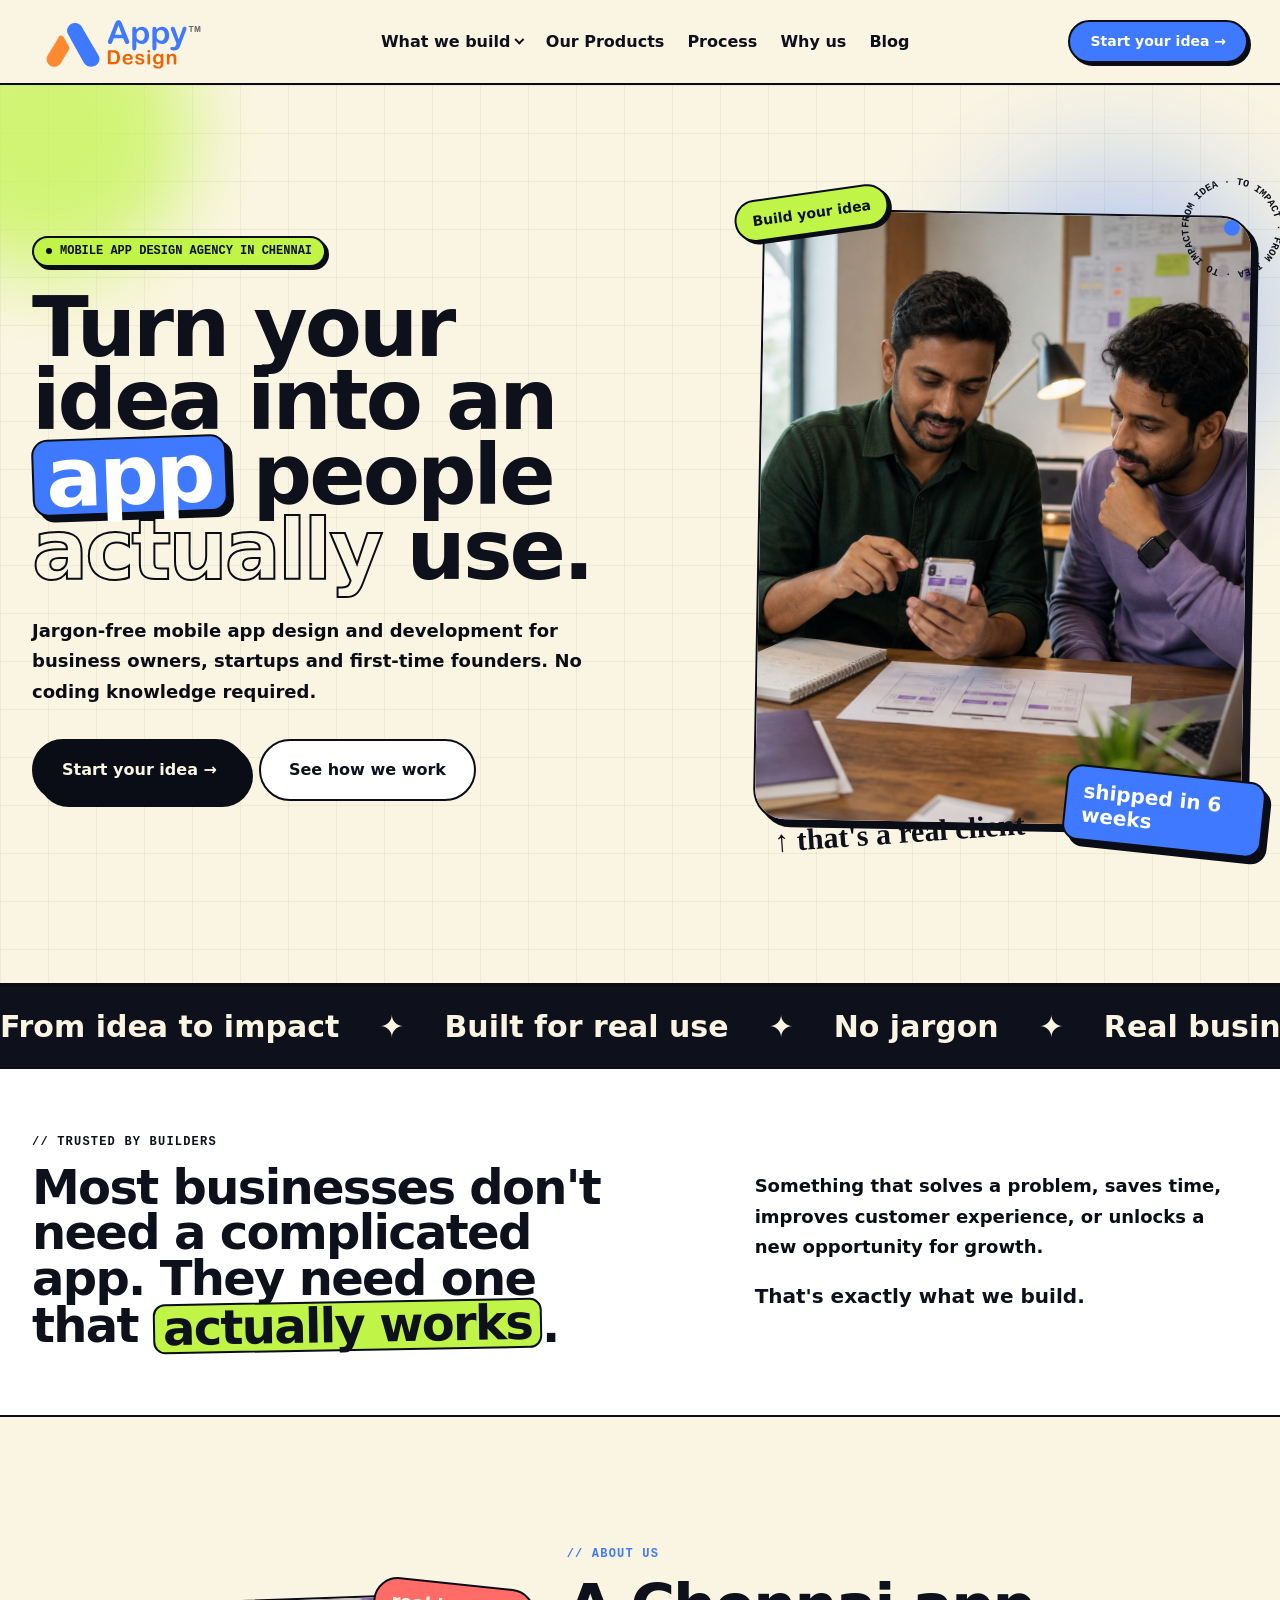
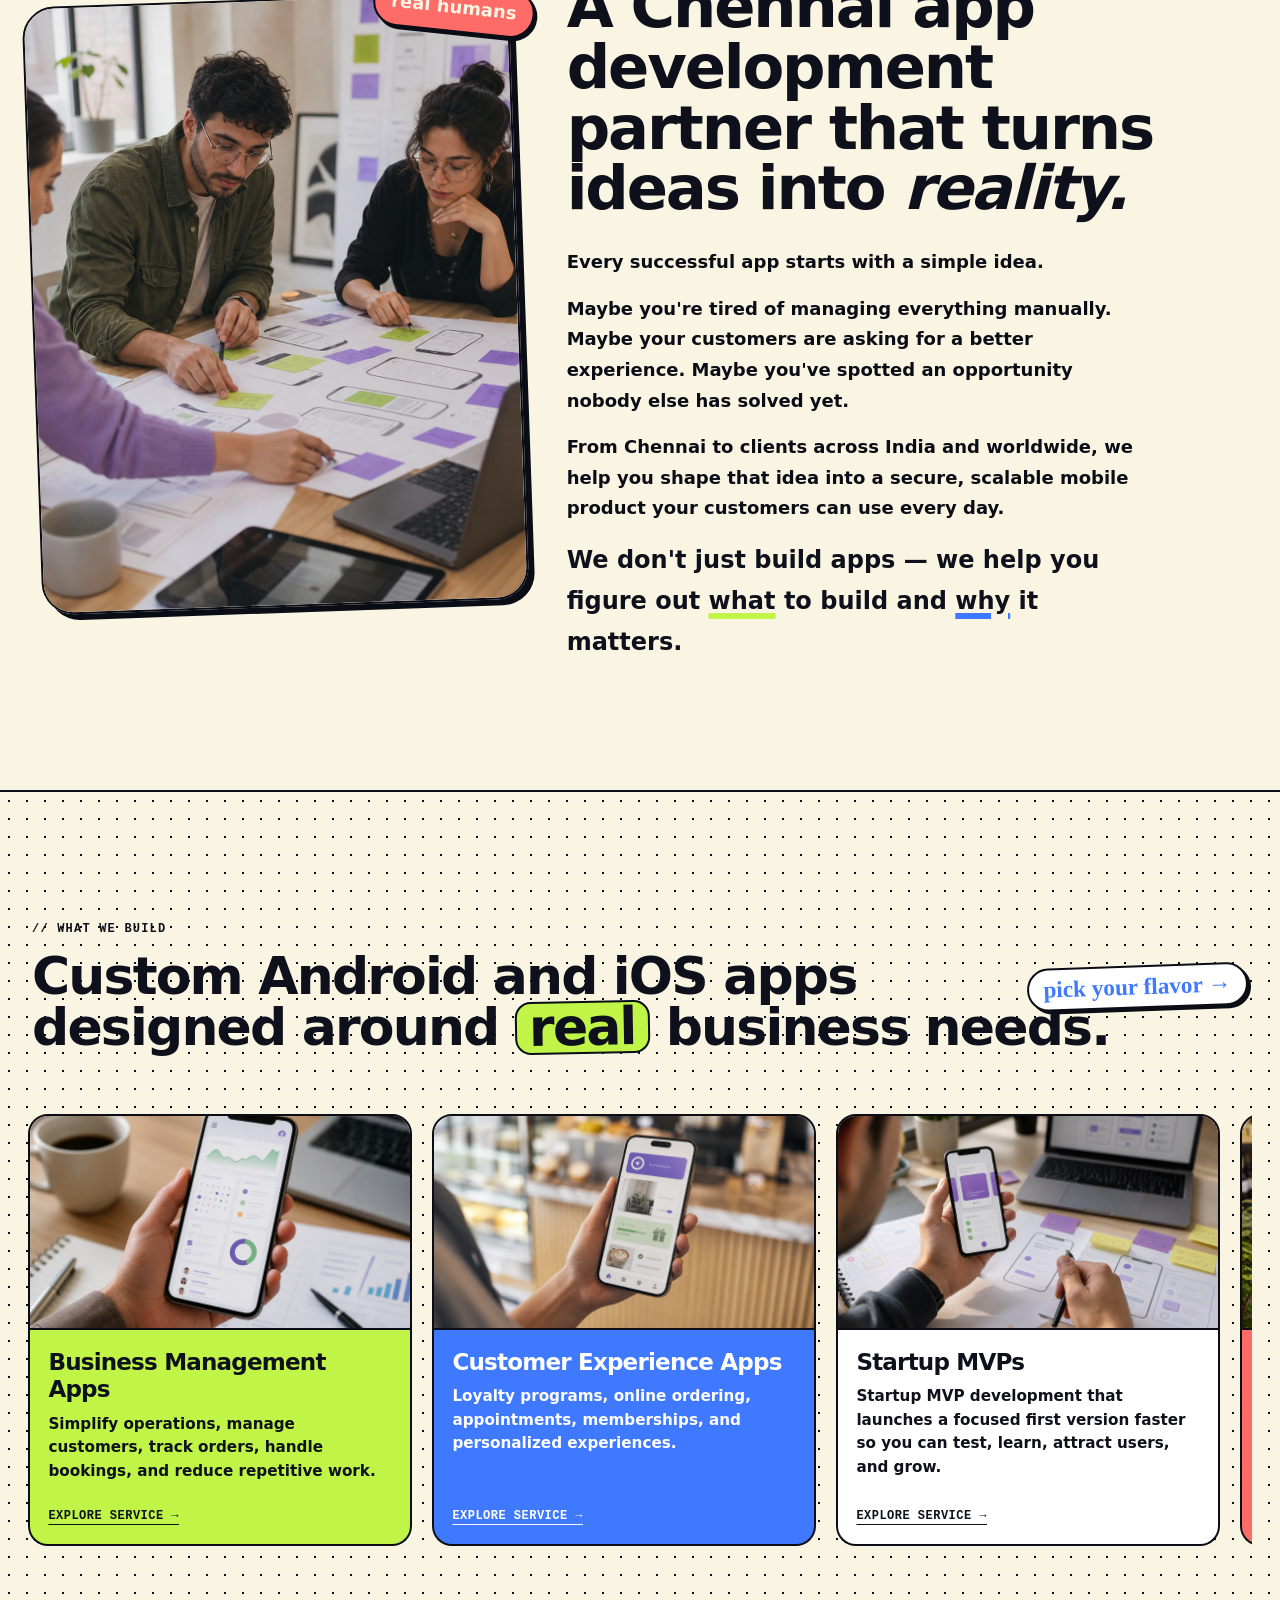
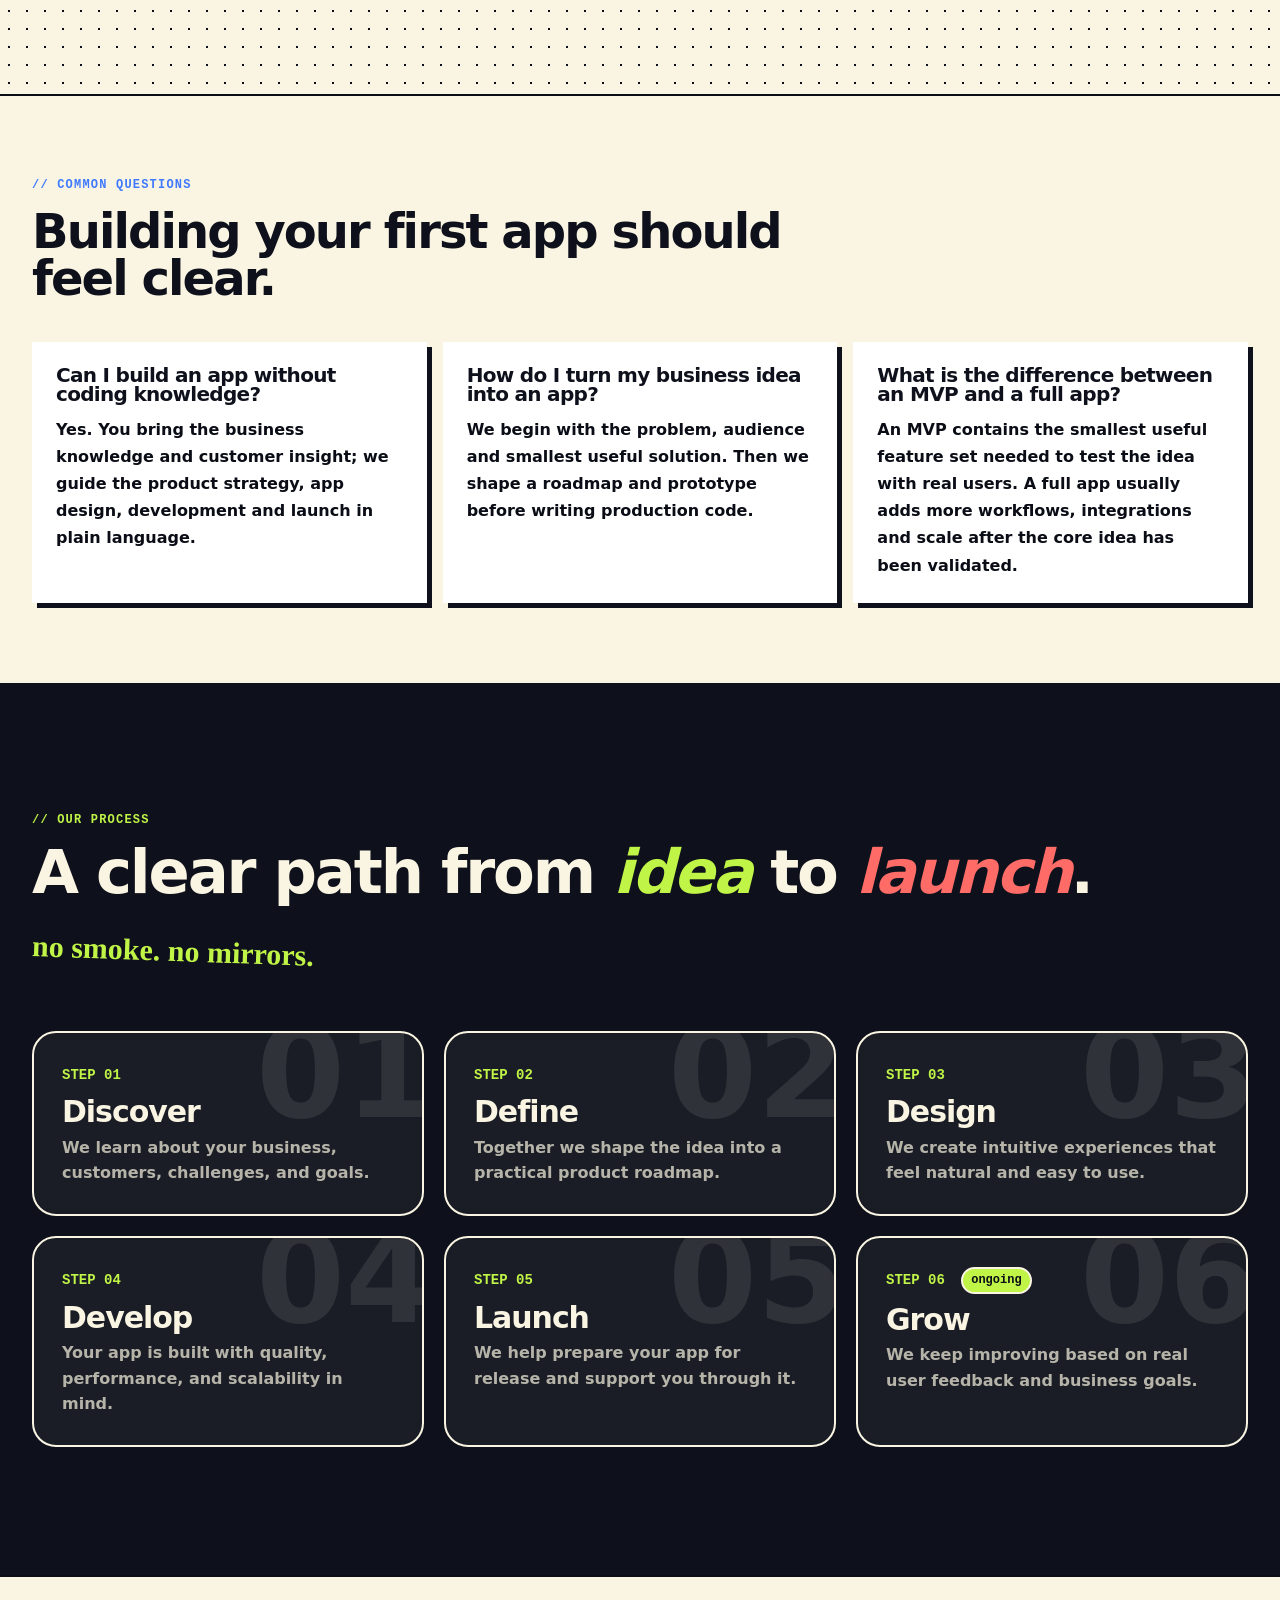
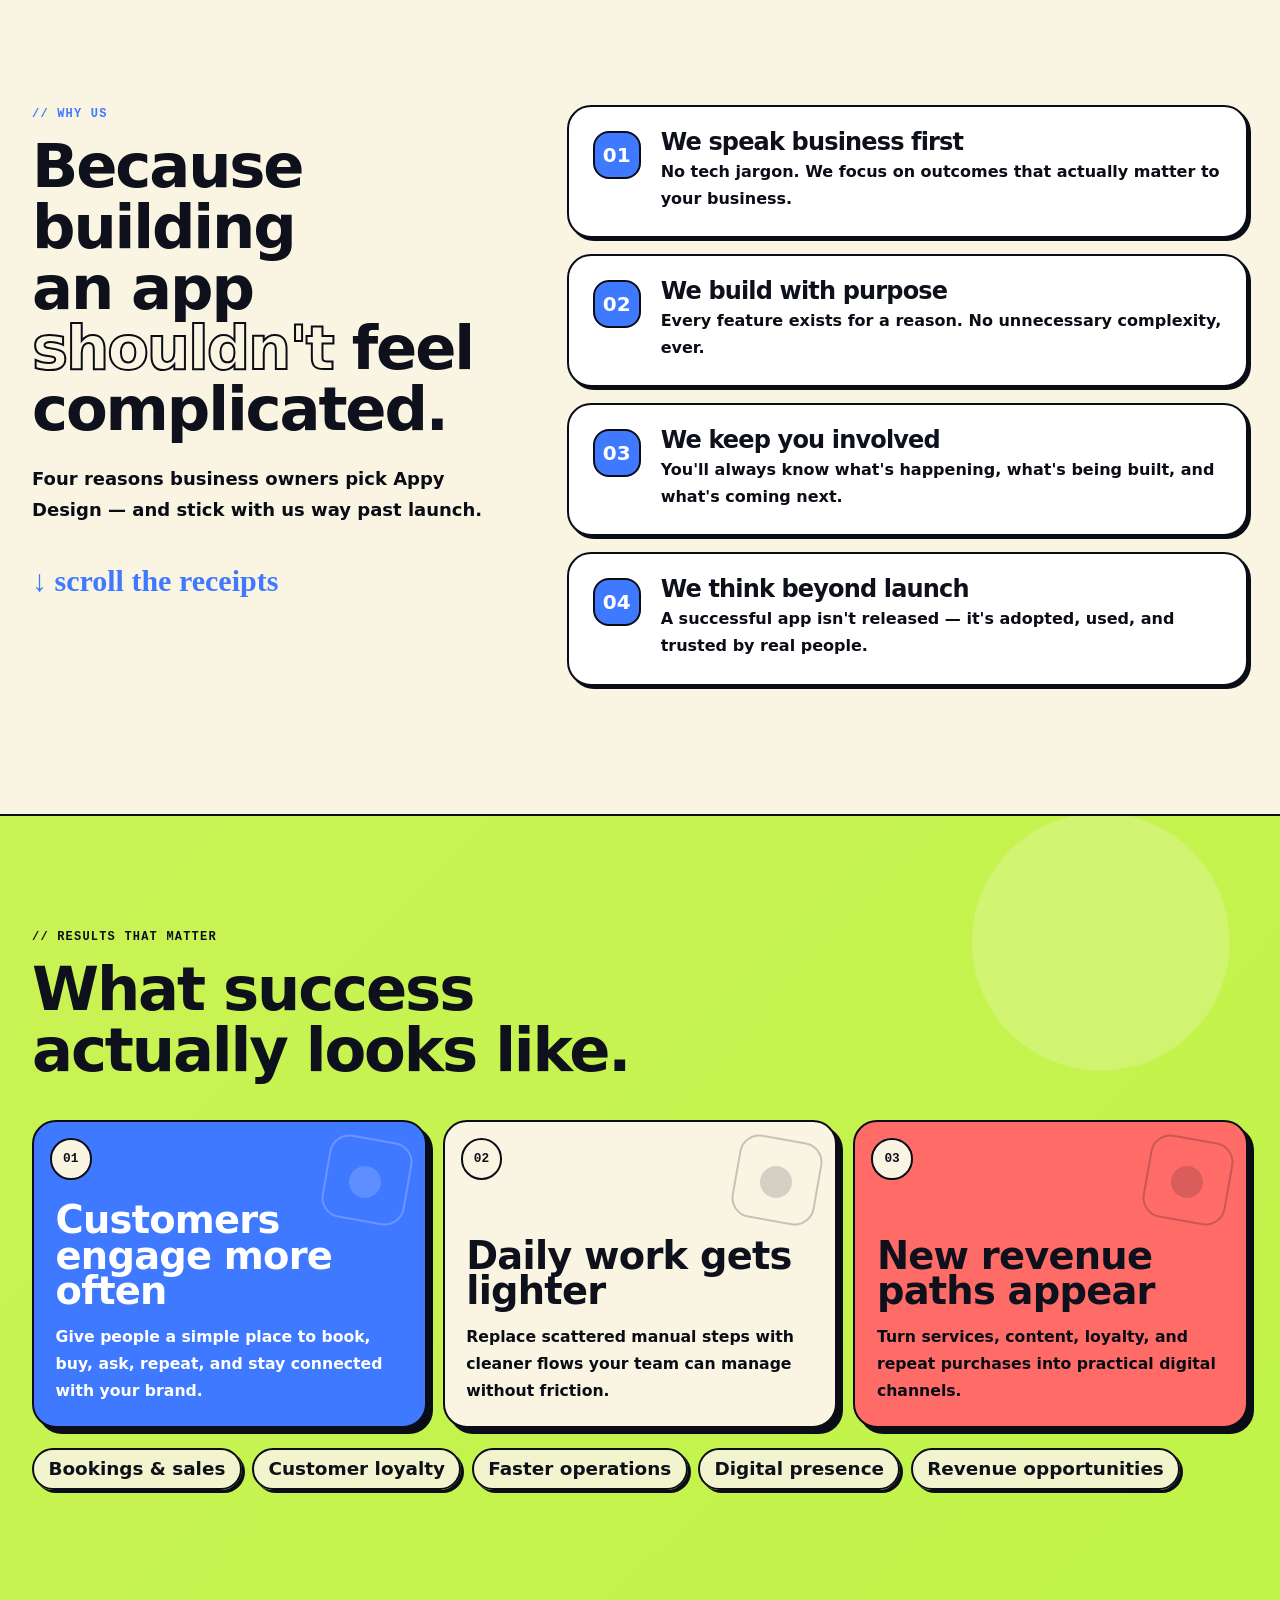
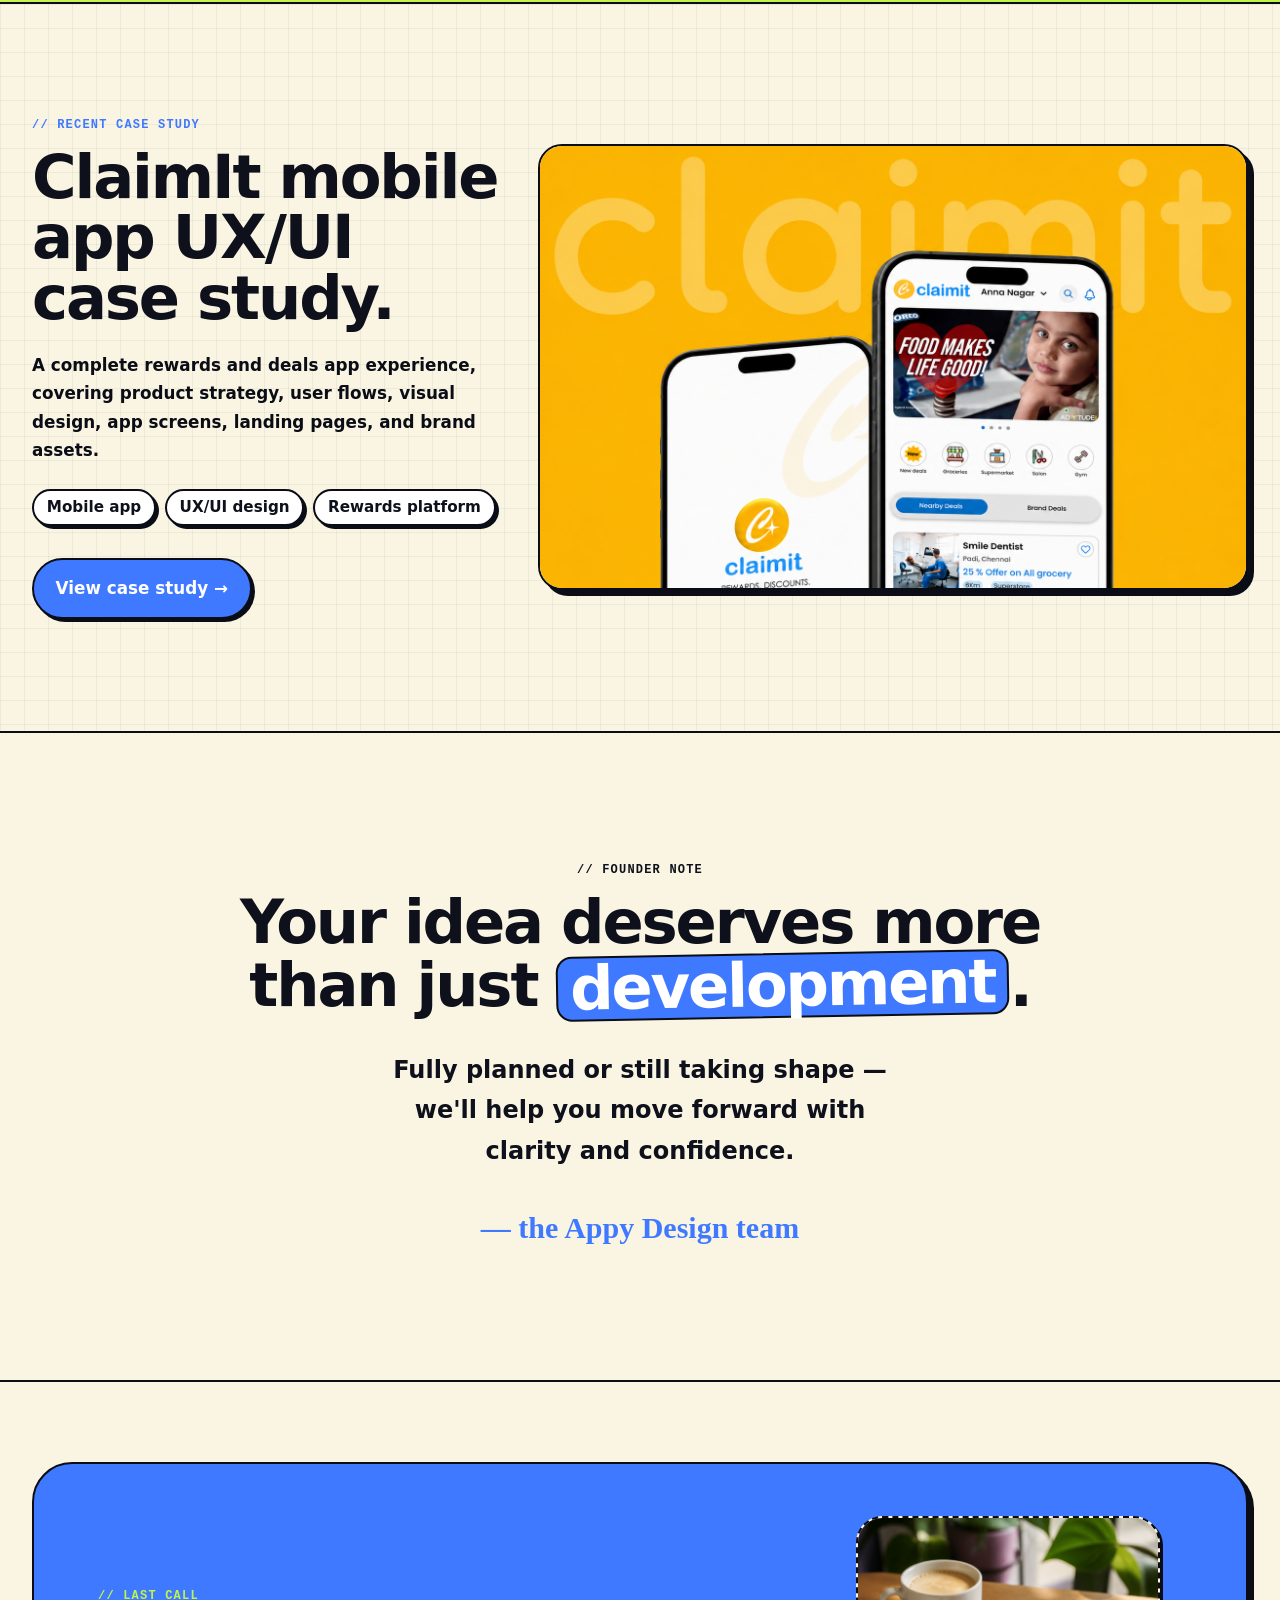
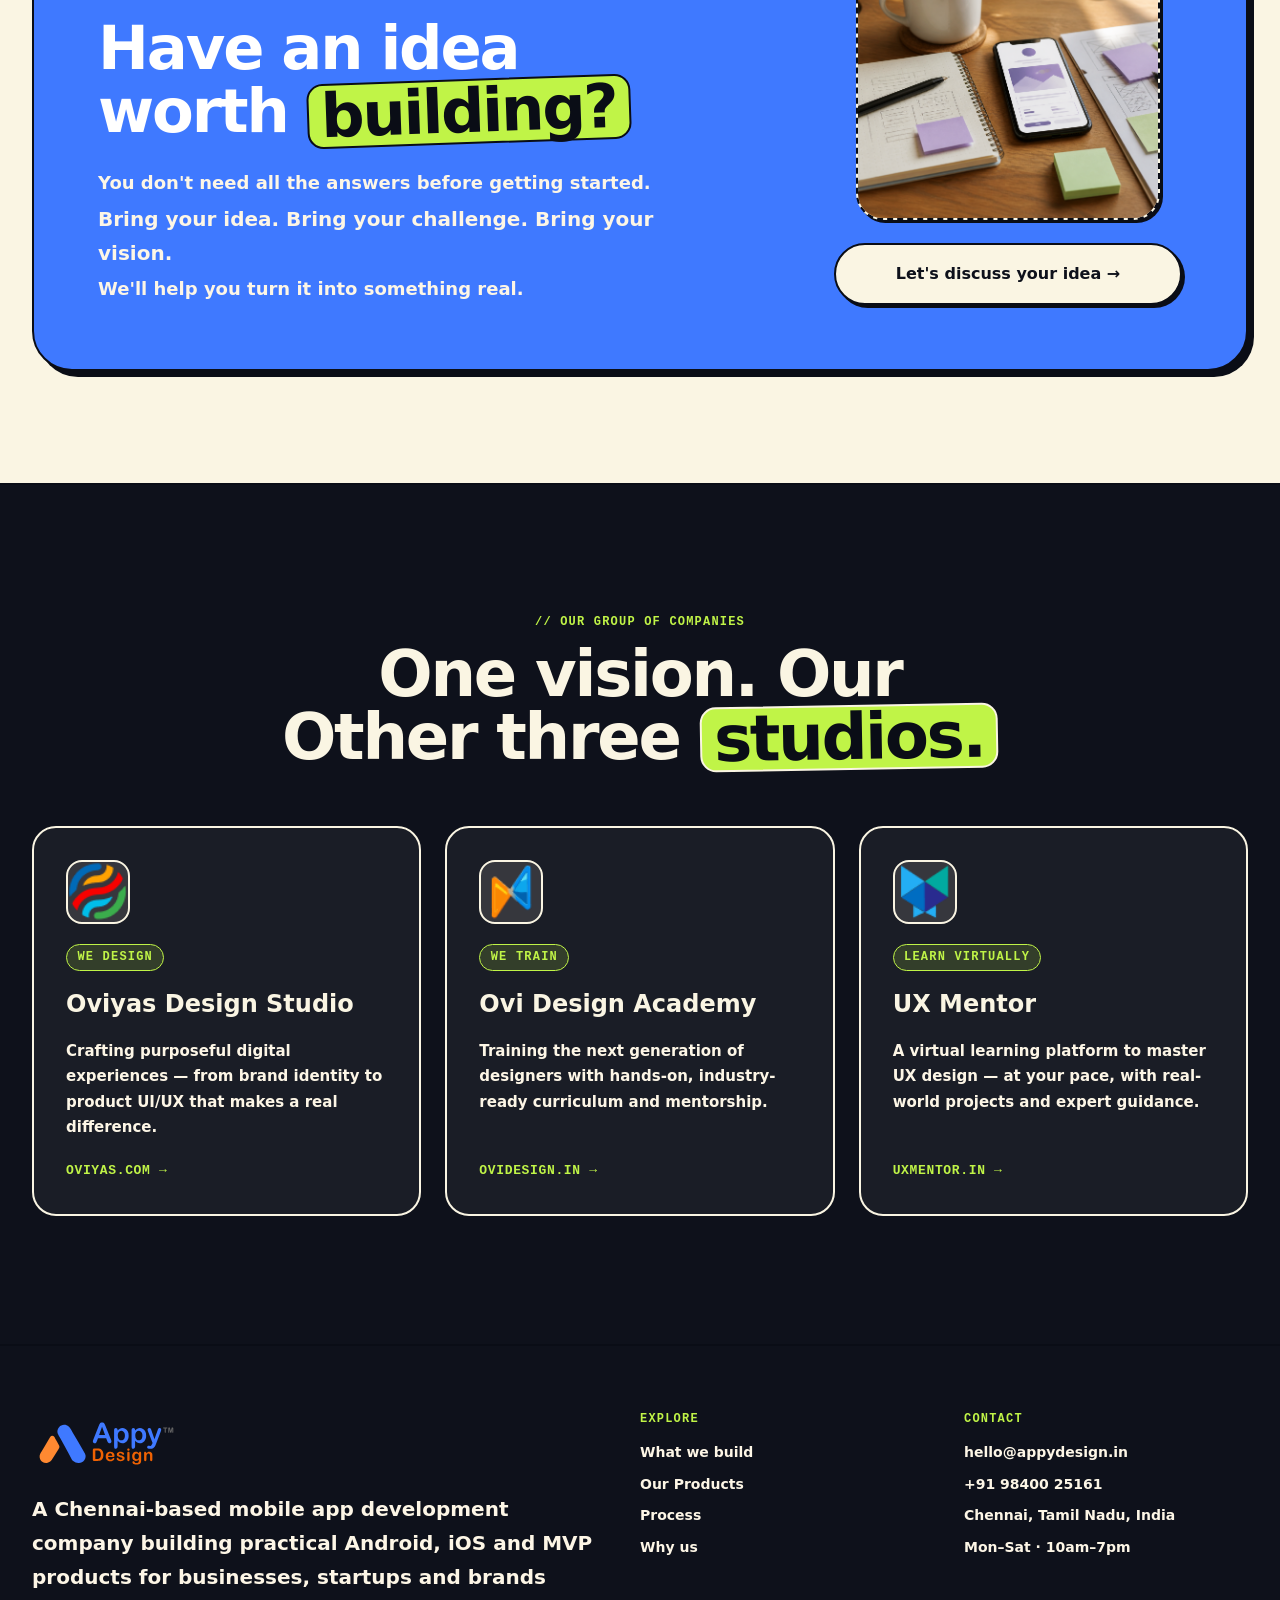
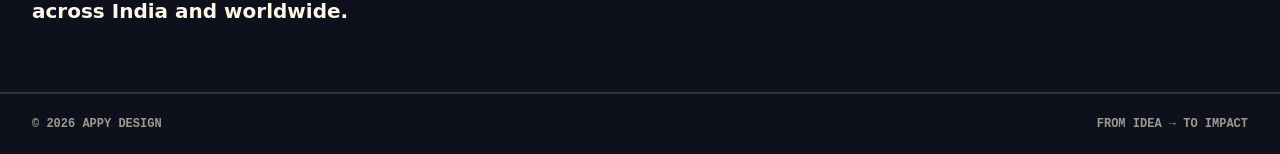
<file: index.html>
<!DOCTYPE html>
<html lang="en">

<head>
  <meta charset="UTF-8" />
  <meta name="viewport" content="width=device-width, initial-scale=1.0" />
  <meta http-equiv="Content-Security-Policy"
    content="default-src 'self'; script-src 'self' https://www.googletagmanager.com; script-src-attr 'none'; style-src 'self' 'unsafe-inline' https://fonts.googleapis.com; font-src 'self' https://fonts.gstatic.com; img-src 'self' data: https://www.google-analytics.com https://www.googletagmanager.com; connect-src 'self' https://fonts.googleapis.com https://fonts.gstatic.com https://www.google-analytics.com https://region1.google-analytics.com https://www.googletagmanager.com; form-action 'self' https://docs.google.com; frame-src https://docs.google.com; object-src 'none'; base-uri 'self'; manifest-src 'self'; worker-src 'none';" />
  <meta name="referrer" content="strict-origin-when-cross-origin" />
  <title>Mobile App Design &amp; Development Chennai | Appy Design</title>
  <meta name="description"
    content="Chennai mobile app design and development for startups, small businesses and non-technical founders. A clear, jargon-free path from idea to launch." />
  <meta name="robots" content="index, follow, max-image-preview:large, max-snippet:-1, max-video-preview:-1" />
  <meta name="author" content="Appy Design" />
  <meta name="theme-color" content="#f5f0e8" />
  <link rel="canonical" href="https://appydesign.in/" />
  <link rel="alternate" hreflang="en-IN" href="https://appydesign.in/" />
  <link rel="alternate" hreflang="x-default" href="https://appydesign.in/" />
  <meta property="og:type" content="website" />
  <meta property="og:locale" content="en_IN" />
  <meta property="og:site_name" content="Appy Design" />
  <meta property="og:title" content="Mobile App Design &amp; Development Chennai | Appy Design" />
  <meta property="og:description"
    content="Design-led, jargon-free mobile app development for startups, small businesses and first-time founders." />
  <meta property="og:url" content="https://appydesign.in/" />
  <meta property="og:image" content="https://appydesign.in/images/homepage-hero-app-consultation.png" />
  <meta property="og:image:alt" content="Business owner using a custom mobile app built by Appy Design" />
  <meta name="twitter:card" content="summary_large_image" />
  <meta name="twitter:title" content="Mobile App Design &amp; Development Chennai | Appy Design" />
  <meta name="twitter:description"
    content="Design-led, jargon-free app development for startups, small businesses and first-time founders." />
  <meta name="twitter:image" content="https://appydesign.in/images/homepage-hero-app-consultation.png" />
  <link rel="manifest" href="site.webmanifest" />
  <link rel="preconnect" href="https://fonts.googleapis.com" />
  <link rel="preconnect" href="https://fonts.gstatic.com" crossorigin />
  <script src="analytics.js"></script>
  <script async src="https://www.googletagmanager.com/gtag/js?id=G-CYZZQPG89H"></script>
  <link rel="icon" type="image/svg+xml" href="images/appy-icon.svg">

  <link rel="stylesheet" href="style.css">
  <link rel="stylesheet"
    href="https://fonts.googleapis.com/css2?family=Bricolage+Grotesque:opsz,wght@12..96,600;12..96,700;12..96,800&family=Inter:wght@600;700&family=Caveat:wght@600;700&family=JetBrains+Mono:wght@600&display=swap" />
  <script type="application/ld+json">
    {
      "@context": "https://schema.org",
      "@graph": [
        {
          "@type": "WebSite",
          "@id": "https://appydesign.in/#website",
          "url": "https://appydesign.in/",
          "name": "Appy Design",
          "inLanguage": "en-IN",
          "publisher": { "@id": "https://appydesign.in/#business" }
        },
        {
          "@type": ["Organization", "ProfessionalService"],
          "@id": "https://appydesign.in/#business",
          "name": "Appy Design",
          "url": "https://appydesign.in/",
          "logo": {
            "@type": "ImageObject",
            "url": "https://appydesign.in/images/appy-icon.svg"
          },
          "image": "https://appydesign.in/images/homepage-hero-app-consultation.png",
          "email": "hello@appydesign.in",
          "telephone": "+91-98400-25161",
          "description": "Mobile app design and development agency in Chennai, India, helping startups, small businesses and non-technical founders turn ideas into useful apps.",
          "address": {
            "@type": "PostalAddress",
            "addressLocality": "Chennai",
            "addressRegion": "Tamil Nadu",
            "addressCountry": "IN"
          },
          "areaServed": [
            { "@type": "City", "name": "Chennai" },
            { "@type": "Country", "name": "India" },
            { "@type": "Place", "name": "Worldwide" }
          ],
          "openingHoursSpecification": {
            "@type": "OpeningHoursSpecification",
            "dayOfWeek": ["Monday", "Tuesday", "Wednesday", "Thursday", "Friday", "Saturday"],
            "opens": "10:00",
            "closes": "19:00"
          },
          "hasOfferCatalog": {
            "@type": "OfferCatalog",
            "name": "Mobile App Development Services",
            "itemListElement": [
              { "@type": "Offer", "url": "https://appydesign.in/business-management-app-development.html", "itemOffered": { "@type": "Service", "name": "Business Management App Development" } },
              { "@type": "Offer", "url": "https://appydesign.in/customer-experience-app-development.html", "itemOffered": { "@type": "Service", "name": "Customer Experience App Development" } },
              { "@type": "Offer", "url": "https://appydesign.in/startup-mvp-app-development.html", "itemOffered": { "@type": "Service", "name": "Startup MVP App Development" } },
              { "@type": "Offer", "url": "https://appydesign.in/local-business-app-development.html", "itemOffered": { "@type": "Service", "name": "Local Business App Development" } },
              { "@type": "Offer", "url": "https://appydesign.in/app-modernization-services.html", "itemOffered": { "@type": "Service", "name": "App Modernization and Redesign" } }
            ]
          }
        },
        {
          "@type": "WebPage",
          "@id": "https://appydesign.in/#webpage",
          "url": "https://appydesign.in/",
          "name": "Mobile App Design & Development Chennai | Appy Design",
          "isPartOf": { "@id": "https://appydesign.in/#website" },
          "about": { "@id": "https://appydesign.in/#business" },
          "inLanguage": "en-IN"
        },
        {
          "@type": "FAQPage",
          "@id": "https://appydesign.in/#faq",
          "mainEntity": [
            {
              "@type": "Question",
              "name": "Can I build an app without coding knowledge?",
              "acceptedAnswer": {
                "@type": "Answer",
                "text": "Yes. Appy Design guides non-technical founders through research, scope, design, development and launch in plain language. You bring the business knowledge; our team handles the product and technical work."
              }
            },
            {
              "@type": "Question",
              "name": "How do I turn my business idea into an app?",
              "acceptedAnswer": {
                "@type": "Answer",
                "text": "Start by defining the customer problem and the smallest useful solution. Appy Design then turns that into a practical roadmap, prototype and build plan before development begins."
              }
            },
            {
              "@type": "Question",
              "name": "What is the difference between an MVP and a full app?",
              "acceptedAnswer": {
                "@type": "Answer",
                "text": "An MVP contains the smallest set of features needed to test the idea with real users. A full app usually adds more workflows, integrations and scale after the core idea has been validated."
              }
            }
          ]
        }
      ]
    }
  </script>

</head>

<body>

  <!-- NAV -->
  <header class="nav">
    <nav class="container nav-inner">
      <a href="#top" class="nav-logo" aria-label="Appy Design home">
        <div>
          <img src="images/appy-logo.svg" alt="Appy Design mobile app development company" width="155"
            height="62" style="padding: 6px;">
        </div>
        <!-- <span class="nav-logo-icon">a</span>
        <span class="nav-logo-name">Appy Design</span> -->
      </a>
      <div class="nav-links">
        <div class="nav-item nav-item-has-menu">
          <a href="#what-we-build" class="nav-menu-trigger">What we build</a>
          <div class="nav-submenu" aria-label="What we build services">
            <a href="business-management-app-development.html">Business Management Apps</a>
            <a href="customer-experience-app-development.html">Customer Experience Apps</a>
            <a href="startup-mvp-app-development.html">Startup MVPs</a>
            <a href="local-business-app-development.html">Local Business Apps</a>
            <a href="app-modernization-services.html">App Modernization</a>
          </div>
        </div>
        <a href="products.html">Our Products</a>
        <a href="#process">Process</a>
        <a href="#why-us">Why us</a>
        <a href="https://appydesign.in/blog" target="_blank" rel="noopener noreferrer">Blog</a>
      </div>
      <a href="#contact-modal" class="nav-cta" data-contact-open>Start your idea →</a>
    </nav>
  </header>

  <main>

    <!-- HERO -->
    <section id="top" class="hero">
      <div class="hero-bg-grid bg-grid"></div>
      <div class="hero-blob-1"></div>
      <div class="hero-blob-2"></div>
      <div class="container hero-inner">
        <div>
          <div class="hero-badge">
            <span class="hero-badge-dot"></span>
            Mobile app design agency in Chennai
          </div>
          <h1 class="hero-h1">
            Turn your idea into an <span class="hero-h1-highlight">app</span>
            people <span class="text-stroke">actually</span> use.
          </h1>
          <p class="hero-p">
            Jargon-free mobile app design and development for business owners, startups and first-time founders. No
            coding knowledge required.
          </p>
          <div class="hero-actions">
            <a href="#contact-modal" class="btn-primary" data-contact-open>Start your idea →</a>
            <a href="#process" class="btn-secondary">See how we work</a>
          </div>
          <!-- <div class="hero-social-proof">
            <div class="avatar-stack">
              <span style="background:var(--accent)"></span>
              <span style="background:var(--primary)"></span>
              <span style="background:var(--pop)"></span>
              <span style="background:var(--card)">40+</span>
            </div>
            <p class="hero-social-text">Trusted by 40+ small businesses &amp; founders</p>
          </div> -->
        </div>

        <div class="hero-img-wrap">
          <div class="hero-img-frame">
            <img src="images/homepage-hero-app-consultation.png" alt="Small business owner using a custom mobile app built by Appy Design"
              width="1024" height="1024" fetchpriority="high" />
          </div>
          <div class="hero-sticker-1">Build your idea</div>
          <div class="hero-sticker-2">
            <p>shipped in 6 weeks</p>
          </div>
          <div class="hero-caption" style="color:var(--foreground)">↑ that's a real client</div>
          <svg viewBox="0 0 200 200" class="hero-spinning-badge animate-spin-slow">
            <defs>
              <path id="circ" d="M100,100 m-78,0 a78,78 0 1,1 156,0 a78,78 0 1,1 -156,0" />
            </defs>
            <text font-size="18" font-family="JetBrains Mono, monospace" fill="currentColor">
              <textPath href="#circ">FROM IDEA · TO IMPACT · FROM IDEA · TO IMPACT ·</textPath>
            </text>
            <circle cx="100" cy="100" r="14" fill="var(--primary)" />
          </svg>
        </div>
      </div>
    </section>

    <!-- MARQUEE -->
    <div class="marquee-wrap">
      <div class="marquee-track animate-marquee">
        <span class="marquee-item"><span>From idea to impact</span><span aria-hidden="true">✦</span></span>
        <span class="marquee-item"><span>Built for real use</span><span aria-hidden="true">✦</span></span>
        <span class="marquee-item"><span>No jargon</span><span aria-hidden="true">✦</span></span>
        <span class="marquee-item"><span>Real businesses, real apps</span><span aria-hidden="true">✦</span></span>
        <span class="marquee-item"><span>Made with care</span><span aria-hidden="true">✦</span></span>
        <span class="marquee-item"><span>Launched in weeks</span><span aria-hidden="true">✦</span></span>
        <span class="marquee-item"><span>From idea to impact</span><span aria-hidden="true">✦</span></span>
        <span class="marquee-item"><span>Built for real use</span><span aria-hidden="true">✦</span></span>
        <span class="marquee-item"><span>No jargon</span><span aria-hidden="true">✦</span></span>
        <span class="marquee-item"><span>Real businesses, real apps</span><span aria-hidden="true">✦</span></span>
        <span class="marquee-item"><span>Made with care</span><span aria-hidden="true">✦</span></span>
        <span class="marquee-item"><span>Launched in weeks</span><span aria-hidden="true">✦</span></span>
      </div>
    </div>

    <!-- TRUST STRIP -->
    <section class="trust-strip">
      <div class="container trust-inner">
        <div>
          <p class="trust-label">// trusted by builders</p>
          <h2 class="trust-h2">
            Most businesses don't need a complicated app. They need one that
            <span class="trust-highlight">actually works</span>.
          </h2>
        </div>
        <div class="trust-body">
          <p>Something that solves a problem, saves time, improves customer experience, or unlocks a new opportunity for
            growth.</p>
          <p class="trust-body-strong">That's exactly what we build.</p>
        </div>
      </div>
    </section>

    <!-- ABOUT -->
    <section id="about" class="about">
      <div class="container about-inner">
        <div class="about-img-wrap">
          <div class="about-img-frame">
            <img src="images/homepage-about-app-planning.png" alt="Appy Design team sketching app ideas with a client" width="1024"
              height="1024" loading="lazy" />
          </div>
          <div class="about-sticker">real humans</div>
        </div>
        <div class="about-content">
          <p class="about-label">// about us</p>
          <h2 class="about-h2">A Chennai app development partner that turns ideas into <em
              style="font-style:italic;font-family:var(--font-display)">reality.</em></h2>
          <div class="about-body">
            <p>Every successful app starts with a simple idea.</p>
            <p>Maybe you're tired of managing everything manually. Maybe your customers are asking for a better
              experience. Maybe you've spotted an opportunity nobody else has solved yet.</p>
            <p>From Chennai to clients across India and worldwide, we help you shape that idea into a secure, scalable
              mobile product your customers can use every day.</p>
            <p class="about-highlight-text">
              We don't just build apps — we help you figure out
              <span class="underline-lime">what</span> to build and
              <span class="underline-violet">why</span> it matters.
            </p>
          </div>
        </div>
      </div>
    </section>

    <!-- WHAT WE BUILD -->
    <section id="what-we-build" class="wwb">
      <div class="wwb-inner bg-dots" style="background-color:transparent;opacity:1">
        <div class="container" style="position:relative;z-index:1">
          <div class="wwb-header">
            <div>
              <p
                style="font-family:var(--font-mono);font-size:0.75rem;text-transform:uppercase;letter-spacing:0.1em;margin-bottom:0.75rem">
                // what we build</p>
              <h2 class="wwb-h2">Custom Android and iOS apps<br class="wwb-title-break" /> <span
                  class="wwb-title-line">designed around <span class="wwb-h2-highlight">real</span> business needs.</span>
              </h2>
            </div>
            <span class="wwb-hand">pick your flavor →</span>
          </div>
          <div class="wwb-grid">
            <a class="wwb-card" href="business-management-app-development.html"
              aria-label="Explore business management app development">
              <img class="wwb-card-img" src="images/services/business-management-app.png"
                alt="Business management app dashboard preview" width="960" height="640" loading="lazy" />
              <div class="wwb-card-content" style="background:var(--accent)">
                <h3 class="wwb-card-title">Business Management Apps</h3>
                <p class="wwb-card-body">Simplify operations, manage customers, track orders, handle bookings, and reduce
                  repetitive work.</p>
                <span class="wwb-card-link">Explore service →</span>
              </div>
            </a>
            <a class="wwb-card"
              href="customer-experience-app-development.html" aria-label="Explore customer experience app development">
              <img class="wwb-card-img" src="images/services/customer-experience-app.png"
                alt="Customer experience mobile app preview" width="960" height="640" loading="lazy" />
              <div class="wwb-card-content" style="background:var(--primary);color:var(--primary-foreground)">
                <h3 class="wwb-card-title">Customer Experience Apps</h3>
                <p class="wwb-card-body">Loyalty programs, online ordering, appointments, memberships, and personalized
                  experiences.</p>
                <span class="wwb-card-link">Explore service →</span>
              </div>
            </a>
            <a class="wwb-card" href="startup-mvp-app-development.html"
              aria-label="Explore startup MVP app development">
              <img class="wwb-card-img" src="images/services/startup-mvp-app.png"
                alt="Startup MVP mobile app prototype preview" width="960" height="640" loading="lazy" />
              <div class="wwb-card-content" style="background:var(--card)">
                <h3 class="wwb-card-title">Startup MVPs</h3>
                <p class="wwb-card-body">Startup MVP development that launches a focused first version faster so you can
                  test, learn, attract users, and grow.</p>
                <span class="wwb-card-link">Explore service →</span>
              </div>
            </a>
            <a class="wwb-card"
              href="local-business-app-development.html" aria-label="Explore local business app development">
              <img class="wwb-card-img" src="images/services/local-business-app.png"
                alt="Local business mobile app preview" width="960" height="640" loading="lazy" />
              <div class="wwb-card-content" style="background:var(--pop);color:var(--background)">
                <h3 class="wwb-card-title">Local Business Apps</h3>
                <p class="wwb-card-body">Mobile apps for Chennai and Indian local businesses that improve customer
                  connection while simplifying day-to-day operations.</p>
                <span class="wwb-card-link">Explore service →</span>
              </div>
            </a>
            <a class="wwb-card" href="app-modernization-services.html"
              aria-label="Explore app modernization services">
              <img class="wwb-card-img" src="images/services/app-modernization.png"
                alt="App modernization before and after preview" width="960" height="640" loading="lazy" />
              <div class="wwb-card-content" style="background:var(--card)">
                <h3 class="wwb-card-title">App Modernization</h3>
                <p class="wwb-card-body">Refresh existing apps with better design, better performance, better user
                  experience.</p>
                <span class="wwb-card-link">Explore service →</span>
              </div>
            </a>
          </div>
        </div>
      </div>
    </section>

    <section class="seo-faq" aria-labelledby="faq-title">
      <div class="container">
        <p class="why-label">// common questions</p>
        <h2 id="faq-title">Building your first app should feel clear.</h2>
        <div class="seo-faq-grid">
          <article>
            <h3>Can I build an app without coding knowledge?</h3>
            <p>Yes. You bring the business knowledge and customer insight; we guide the product strategy, app design,
              development and launch in plain language.</p>
          </article>
          <article>
            <h3>How do I turn my business idea into an app?</h3>
            <p>We begin with the problem, audience and smallest useful solution. Then we shape a roadmap and prototype
              before writing production code.</p>
          </article>
          <article>
            <h3>What is the difference between an MVP and a full app?</h3>
            <p>An MVP contains the smallest useful feature set needed to test the idea with real users. A full app
              usually adds more workflows, integrations and scale after the core idea has been validated.</p>
          </article>
        </div>
      </div>
    </section>

    <!-- PROCESS -->
    <section id="process" class="process">
      <div class="container process-inner">
        <div class="process-header">
          <div>
            <p class="process-label">// our process</p>
            <h2 class="process-h2">A clear path from <span style="color:var(--accent);font-style:italic">idea</span> to
              <span style="color:var(--pop);font-style:italic">launch</span>.
            </h2>
          </div>
          <span class="process-hand">no smoke. no mirrors.</span>
        </div>
        <ol class="process-grid" style="list-style:none">
          <li class="process-card">
            <span class="process-card-bg-num">01</span>
            <span class="process-step-label">STEP 01</span>
            <h3>Discover</h3>
            <p>We learn about your business, customers, challenges, and goals.</p>
          </li>
          <li class="process-card">
            <span class="process-card-bg-num">02</span>
            <span class="process-step-label">STEP 02</span>
            <h3>Define</h3>
            <p>Together we shape the idea into a practical product roadmap.</p>
          </li>
          <li class="process-card">
            <span class="process-card-bg-num">03</span>
            <span class="process-step-label">STEP 03</span>
            <h3>Design</h3>
            <p>We create intuitive experiences that feel natural and easy to use.</p>
          </li>
          <li class="process-card">
            <span class="process-card-bg-num">04</span>
            <span class="process-step-label">STEP 04</span>
            <h3>Develop</h3>
            <p>Your app is built with quality, performance, and scalability in mind.</p>
          </li>
          <li class="process-card">
            <span class="process-card-bg-num">05</span>
            <span class="process-step-label">STEP 05</span>
            <h3>Launch</h3>
            <p>We help prepare your app for release and support you through it.</p>
          </li>
          <li class="process-card">
            <span class="process-card-bg-num">06</span>
            <span class="process-step-label">STEP 06 <span class="ongoing-badge">ongoing</span></span>
            <h3>Grow</h3>
            <p>We keep improving based on real user feedback and business goals.</p>
          </li>
        </ol>
      </div>
    </section>

    <!-- WHY US -->
    <section id="why-us" class="why-us">
      <div class="container why-inner">
        <div>
          <p class="why-label">// why us</p>
          <h2 class="why-h2">Because building an app <span class="text-stroke">shouldn't</span> feel complicated.</h2>
          <p class="why-p">Four reasons business owners pick Appy Design — and stick with us way past launch.</p>
          <span class="why-hand">↓ scroll the receipts</span>
        </div>
        <ul class="why-list" style="list-style:none">
          <li class="why-item">
            <span class="why-item-num">01</span>
            <div>
              <h3>We speak business first</h3>
              <p>No tech jargon. We focus on outcomes that actually matter to your business.</p>
            </div>
          </li>
          <li class="why-item">
            <span class="why-item-num">02</span>
            <div>
              <h3>We build with purpose</h3>
              <p>Every feature exists for a reason. No unnecessary complexity, ever.</p>
            </div>
          </li>
          <li class="why-item">
            <span class="why-item-num">03</span>
            <div>
              <h3>We keep you involved</h3>
              <p>You'll always know what's happening, what's being built, and what's coming next.</p>
            </div>
          </li>
          <li class="why-item">
            <span class="why-item-num">04</span>
            <div>
              <h3>We think beyond launch</h3>
              <p>A successful app isn't released — it's adopted, used, and trusted by real people.</p>
            </div>
          </li>
        </ul>
      </div>
    </section>

    <!-- RESULTS -->
    <section class="results">
      <div class="container results-inner">
        <div class="results-header">
          <div>
            <p class="results-label">// results that matter</p>
            <h2 class="results-h2">What success actually looks like.</h2>
          </div>
        </div>
        <div class="results-content">
          <article class="results-card results-card-dark">
            <span class="results-card-number">01</span>
            <h3>Customers engage more often</h3>
            <p>Give people a simple place to book, buy, ask, repeat, and stay connected with your brand.</p>
          </article>
          <article class="results-card results-card-light">
            <span class="results-card-number">02</span>
            <h3>Daily work gets lighter</h3>
            <p>Replace scattered manual steps with cleaner flows your team can manage without friction.</p>
          </article>
          <article class="results-card results-card-pop">
            <span class="results-card-number">03</span>
            <h3>New revenue paths appear</h3>
            <p>Turn services, content, loyalty, and repeat purchases into practical digital channels.</p>
          </article>
        </div>
        <ul class="results-strip">
          <li>Bookings &amp; sales</li>
          <li>Customer loyalty</li>
          <li>Faster operations</li>
          <li>Digital presence</li>
          <li>Revenue opportunities</li>
        </ul>
      </div>
    </section>

    <!-- RECENT CASE STUDY -->
    <section id="case-study" class="case-study">
      <div class="container case-study-inner">
        <div class="case-study-copy">
          <p class="case-study-label">// recent case study</p>
          <h2 class="case-study-h2">ClaimIt mobile app UX/UI case study.</h2>
          <p class="case-study-body">A complete rewards and deals app experience, covering product strategy, user flows,
            visual design, app screens, landing pages, and brand assets.</p>
          <div class="case-study-meta" aria-label="Case study highlights">
            <span>Mobile app</span>
            <span>UX/UI design</span>
            <span>Rewards platform</span>
          </div>
          <a href="appy-design-case-study-claimit/index.html" class="case-study-link" aria-label="Open ClaimIt mobile app case study">
            View case study →
          </a>
        </div>
        <a href="appy-design-case-study-claimit/index.html" class="case-study-preview"
          aria-label="Open ClaimIt mobile app case study">
          <img src="appy-design-case-study-claimit/assets/cover/claimit-cover.png"
            alt="ClaimIt mobile app case study preview" width="1280" height="720" loading="lazy" />
        </a>
      </div>
    </section>

    <!-- FOUNDER NOTE -->
    <section class="founder">
      <div class="container founder-inner">
        <p class="founder-label">// founder note</p>
        <h2 class="founder-h2">Your idea deserves more than just <span class="founder-h2-highlight">development</span>.
        </h2>
        <div class="founder-body">
          <p class="founder-body-strong">Fully planned or still taking shape — we'll help you move forward with clarity
            and confidence.</p>
        </div>
        <p class="founder-sig">— the Appy Design team</p>
      </div>
    </section>

    <!-- CTA -->
    <section id="contact" class="cta-section">
      <div class="container cta-inner">
        <div class="cta-box">
          <div class="cta-blob bg-dots" style="background-color:transparent;opacity:0.2"></div>
          <div class="cta-box-inner">
            <div>
              <p class="cta-label">// last call</p>
              <h2 class="cta-h2">Have an idea worth <span class="cta-h2-highlight">building?</span></h2>
              <div class="cta-body">
                <p>You don't need all the answers before getting started.</p>
                <p class="cta-body-strong">Bring your idea. Bring your challenge. Bring your vision.</p>
                <p>We'll help you turn it into something real.</p>
              </div>
            </div>
            <div class="cta-actions">
              <div class="cta-gif-placeholder" aria-hidden="true">
                <img src="images/homepage-contact-consultation.png" alt="Contact Appy Design about a mobile app project" width="1350"
                  height="1165" loading="lazy" />
              </div>
              <a href="#contact-modal" class="cta-btn-1" data-contact-open>Let's discuss your idea →</a>
            </div>
          </div>
        </div>
      </div>
    </section>

  </main>

  <!-- GROUP OF COMPANIES -->
  <section class="group">
    <div class="container group-inner">
      <div class="group-header">
        <p class="group-label">// our group of companies</p>
        <h2 class="group-h2">One vision. Our Other three <span class="group-h2-highlight">studios.</span></h2>
      </div>
      <div class="group-grid">

        <!-- 1. Oviyas Design Studio -->
        <a href="https://www.oviyas.com/" target="_blank" rel="noopener noreferrer" class="group-card">
          <div class="group-logo-placeholder">
            <img src="images/oviyas-logo.png" alt="Oviyas Design Studio logo" width="50" height="50" loading="lazy" />
          </div>
          <span class="group-card-tag">We design</span>
          <p class="group-card-name">Oviyas Design Studio</p>
          <p class="group-card-desc">Crafting purposeful digital experiences — from brand identity to product UI/UX that
            makes a real difference.</p>
          <span class="group-card-link">oviyas.com →</span>
        </a>

        <!-- 2. Ovi Design Academy -->
        <a href="https://ovidesign.in/" target="_blank" rel="noopener noreferrer" class="group-card">
          <div class="group-logo-placeholder">
            <img src="images/ovi-design-logo.png" alt="Ovi Design Academy logo" width="50" height="50" loading="lazy" />
          </div>
          <span class="group-card-tag">We train</span>
          <p class="group-card-name">Ovi Design Academy</p>
          <p class="group-card-desc">Training the next generation of designers with hands-on, industry-ready curriculum
            and mentorship.</p>
          <span class="group-card-link">ovidesign.in →</span>
        </a>

        <!-- 3. UX Mentor -->
        <a href="https://uxmentor.in/" target="_blank" rel="noopener noreferrer" class="group-card">
          <div class="group-logo-placeholder">
            <img src="images/ux-mentor-logo.png" alt="UX Mentor logo" width="50" height="50" loading="lazy" />
          </div>
          <span class="group-card-tag">Learn virtually</span>
          <p class="group-card-name">UX Mentor</p>
          <p class="group-card-desc">A virtual learning platform to master UX design — at your pace, with real-world
            projects and expert guidance.</p>
          <span class="group-card-link">uxmentor.in →</span>
        </a>

      </div>
    </div>
  </section>

  <!-- FOOTER -->
  <footer class="footer">
    <div class="container footer-inner">
      <div>
        <div class="footer-logo">
          <img src="images/appy-logo.svg" alt="Appy Design" width="155" height="62">
        </div>
        <p class="footer-tagline">A Chennai-based mobile app development company building practical Android, iOS and
          MVP products for businesses, startups and brands across India and worldwide.</p>
      </div>
      <div>
        <p class="footer-col-label">explore</p>
        <ul class="footer-links">
          <li><a href="#what-we-build">What we build</a></li>
          <li><a href="products.html">Our Products</a></li>
          <li><a href="#process">Process</a></li>
          <li><a href="#why-us">Why us</a></li>
        </ul>
      </div>
      <div>
        <p class="footer-col-label">contact</p>
        <ul class="footer-links">
          <li><a href="mailto:hello@appydesign.in">hello@appydesign.in</a></li>
          <li><a href="tel:+919840025161">+91 98400 25161</a></li>
          <li>Chennai, Tamil Nadu, India</li>
          <li>Mon–Sat · 10am–7pm</li>
        </ul>
      </div>
    </div>
    <div class="footer-bottom">
      <div class="container footer-bottom-inner">
        <p>© 2026 Appy Design</p>
        <p>From idea → to impact</p>
      </div>
    </div>
  </footer>

  <div class="contact-modal" id="contact-modal" aria-hidden="true">
    <div class="contact-modal-backdrop" data-contact-close></div>
    <section class="contact-card" role="dialog" aria-modal="true" aria-labelledby="contact-title">
      <button class="contact-close" type="button" aria-label="Close contact form" data-contact-close>×</button>

      <div id="formContainer">
        <div class="contact-header">
          <div>
            <div class="contact-eyebrow">
              <span class="contact-eyebrow-dot"></span>
              Project inquiry
            </div>
            <h2 id="contact-title" class="contact-title">Tell us about your project.</h2>
            <p class="contact-subtitle">Share a few details and we'll get back to you shortly.</p>
          </div>
        </div>

        <form id="contactForm"
          action="https://docs.google.com/forms/d/e/1FAIpQLSeJHXTXl6vNw8eSvFPRF_d4phuCj7XVnBRsjRXDmk-tInglEQ/formResponse"
          method="POST" target="contact-submit-frame" novalidate>
          <div class="contact-honeypot" aria-hidden="true">
            <label for="companyWebsite">Leave this field empty</label>
            <input type="text" id="companyWebsite" name="company_website" tabindex="-1" autocomplete="off">
          </div>
          <div class="contact-field-grid">
            <div class="contact-field" data-field="name">
              <label for="name">Your name <span aria-hidden="true">*</span></label>
              <input type="text" id="name" name="entry.2005620554" placeholder="What should we call you?"
                autocomplete="name" aria-describedby="name-error" required>
              <p class="contact-error" id="name-error">Please enter your name.</p>
            </div>

            <div class="contact-field" data-field="email">
              <label for="email">Email address <span aria-hidden="true">*</span></label>
              <input type="email" id="email" name="entry.1045781291" placeholder="you@company.com"
                autocomplete="email" inputmode="email" aria-describedby="email-error" required>
              <p class="contact-error" id="email-error">Please enter a valid email address.</p>
            </div>

            <div class="contact-field" data-field="phone">
              <label for="phone">Phone / WhatsApp <span aria-hidden="true">*</span></label>
              <input type="tel" id="phone" name="entry.1166974658" placeholder="+91 00000 00000"
                autocomplete="tel" inputmode="tel" aria-describedby="phone-error" required>
              <p class="contact-error" id="phone-error">Please enter your phone number.</p>
            </div>

            <div class="contact-field" data-field="existingSite">
              <label for="existingSite">Existing website? <span aria-hidden="true">*</span></label>
              <input type="text" id="existingSite" name="entry.1798997043"
                placeholder="Paste the URL or type “No”" aria-describedby="existingSite-error" required>
              <p class="contact-error" id="existingSite-error">Please add a URL or type “No”.</p>
            </div>
          </div>

          <div class="contact-field contact-field-full" data-field="service">
            <label for="service">What can we help you with? <span aria-hidden="true">*</span></label>
            <div class="contact-select-wrap">
              <select id="service" name="entry.525405356" aria-describedby="service-error" required>
                <option value="" disabled selected>Select a service</option>
                <option>Mobile App Development</option>
                <option>Web App Development</option>
                <option>E-Commerce - Mobile App</option>
                <option>Website - Static - Highly Creative</option>
                <option>UX Audit for Existing Product</option>
                <option>Redesign &amp; Development of Existing App</option>
                <option>UX Recommendation</option>
              </select>
            </div>
            <p class="contact-error" id="service-error">Please select a service.</p>
          </div>

          <div class="contact-field-grid contact-field-grid-compact">
            <div class="contact-field" data-field="idea">
              <label for="idea">Do you have an app idea? <span aria-hidden="true">*</span></label>
              <div class="contact-select-wrap">
                <select id="idea" name="entry.1899237463" aria-describedby="idea-error" required>
                  <option value="" disabled selected>Select an option</option>
                  <option>Yes</option>
                  <option>No</option>
                  <option>I need your input</option>
                </select>
              </div>
              <p class="contact-error" id="idea-error">Please choose an option.</p>
            </div>

            <div class="contact-field" data-field="timeline">
              <label for="timeline">When would you like to start? <span aria-hidden="true">*</span></label>
              <div class="contact-select-wrap">
                <select id="timeline" name="entry.1633689960" aria-describedby="timeline-error" required>
                  <option value="" disabled selected>Select an option</option>
                  <option>Start immediately</option>
                  <option>In next few months</option>
                  <option>I don't know</option>
                </select>
              </div>
              <p class="contact-error" id="timeline-error">Please choose an option.</p>
            </div>
          </div>

          <div class="contact-field contact-field-full" data-field="message">
            <label for="message">Anything else we should know?</label>
            <textarea id="message" name="entry.839337160"
              placeholder="The problem, the audience, the rough idea — start anywhere."></textarea>
          </div>

          <div class="contact-submit-wrap">
            <button type="submit" class="contact-submit" id="submitBtn">
              <span id="btnText">Send project inquiry</span>
              <svg id="btnIcon" xmlns="http://www.w3.org/2000/svg" viewBox="0 0 24 24" fill="none"
                stroke="currentColor" stroke-width="2.5" stroke-linecap="round" stroke-linejoin="round"
                aria-hidden="true">
                <line x1="5" y1="12" x2="19" y2="12"></line>
                <polyline points="13 6 19 12 13 18"></polyline>
              </svg>
            </button>
          </div>
        </form>

        <p class="contact-privacy" id="contact-form-status" role="status" aria-live="polite">Submitted securely to Appy
          Design through Google Forms.</p>
      </div>

      <div id="success" role="status" aria-live="polite">
        <div class="contact-check-wrap" aria-hidden="true">
          <svg xmlns="http://www.w3.org/2000/svg" viewBox="0 0 24 24" fill="none" stroke="currentColor"
            stroke-width="2.5" stroke-linecap="round" stroke-linejoin="round">
            <polyline points="20 6 9 17 4 12"></polyline>
          </svg>
        </div>
        <p class="contact-success-kicker">Inquiry received</p>
        <h2 id="contact-success-title" tabindex="-1">Your idea is officially in motion.</h2>
        <p>Thanks for sharing it with us. We'll review the details and get back to you shortly.</p>
        <button class="contact-success-close" type="button" data-contact-close>Back to the site →</button>
      </div>
    </section>
  </div>

  <iframe name="contact-submit-frame" id="contact-submit-frame" title="Google Form submission"
    sandbox="allow-forms allow-scripts" referrerpolicy="no-referrer" hidden></iframe>

  <script src="script.js"></script>
</body>

</html>
</file>
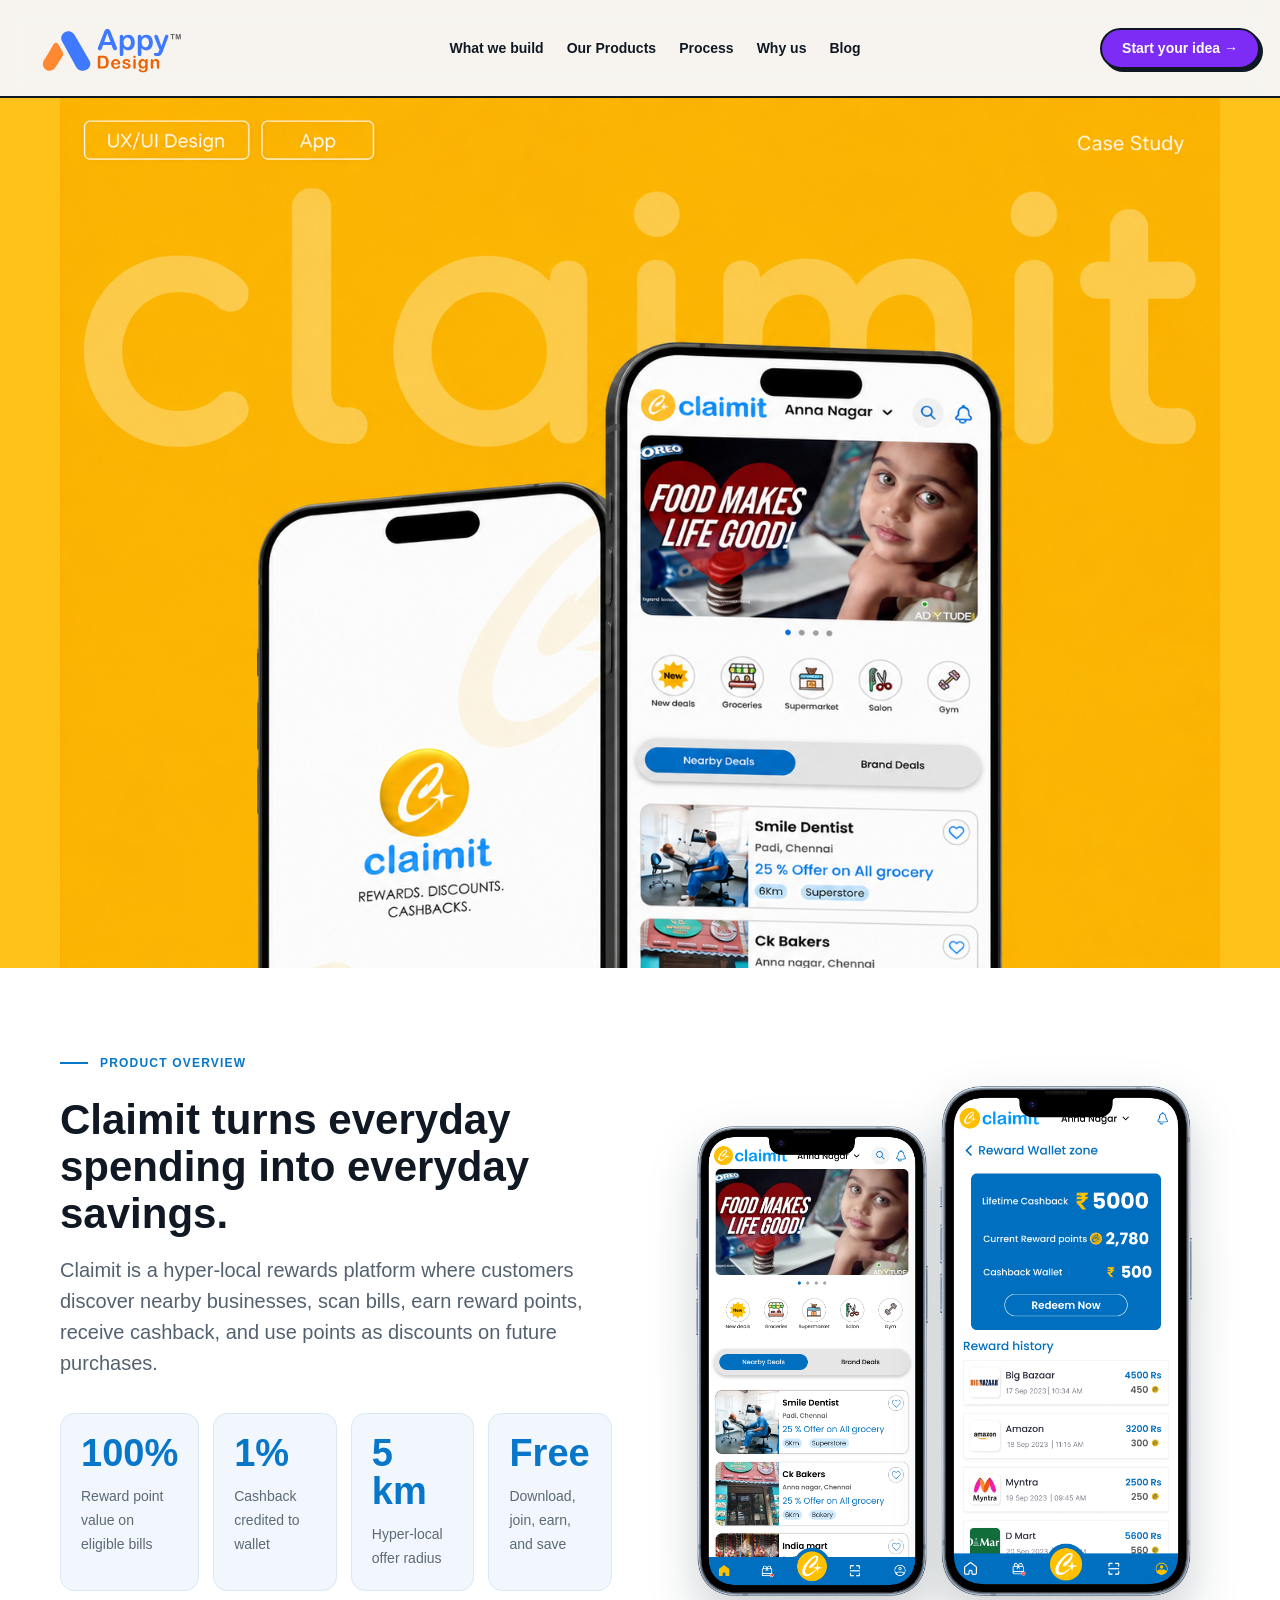
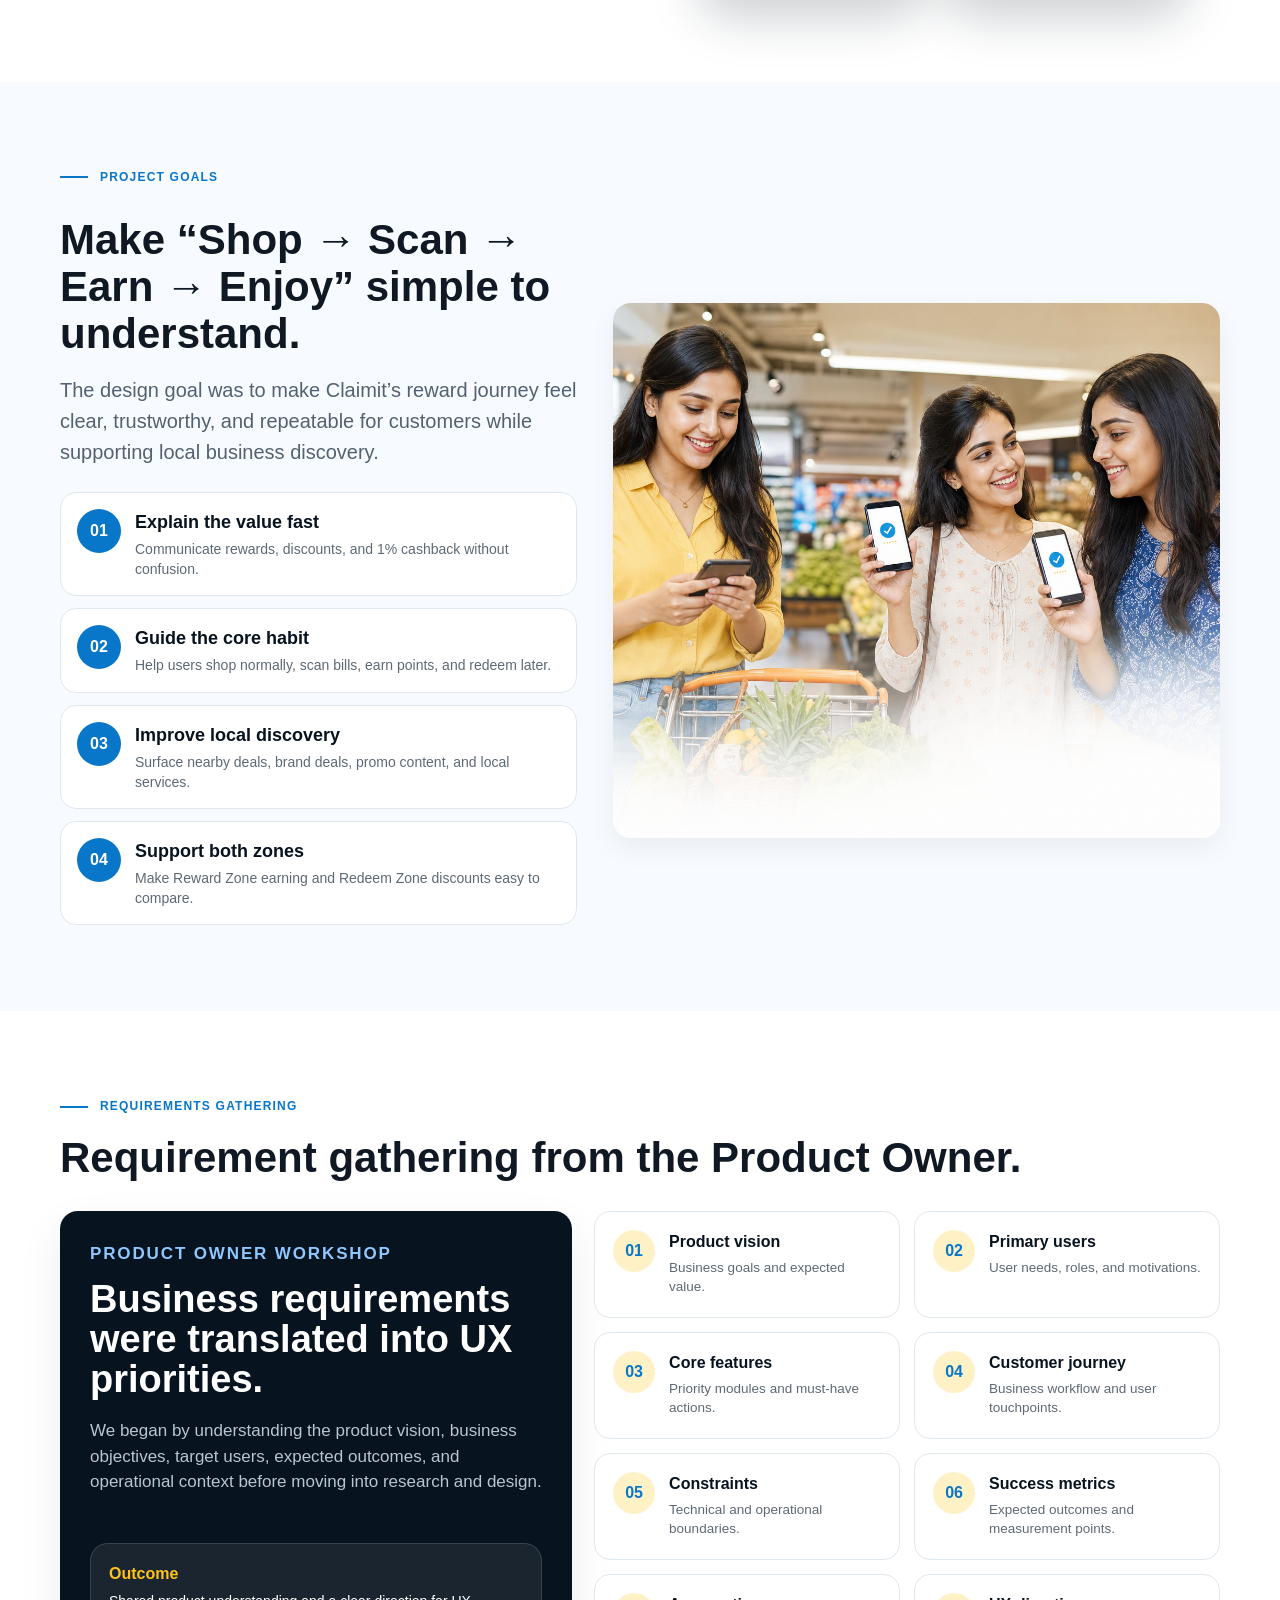
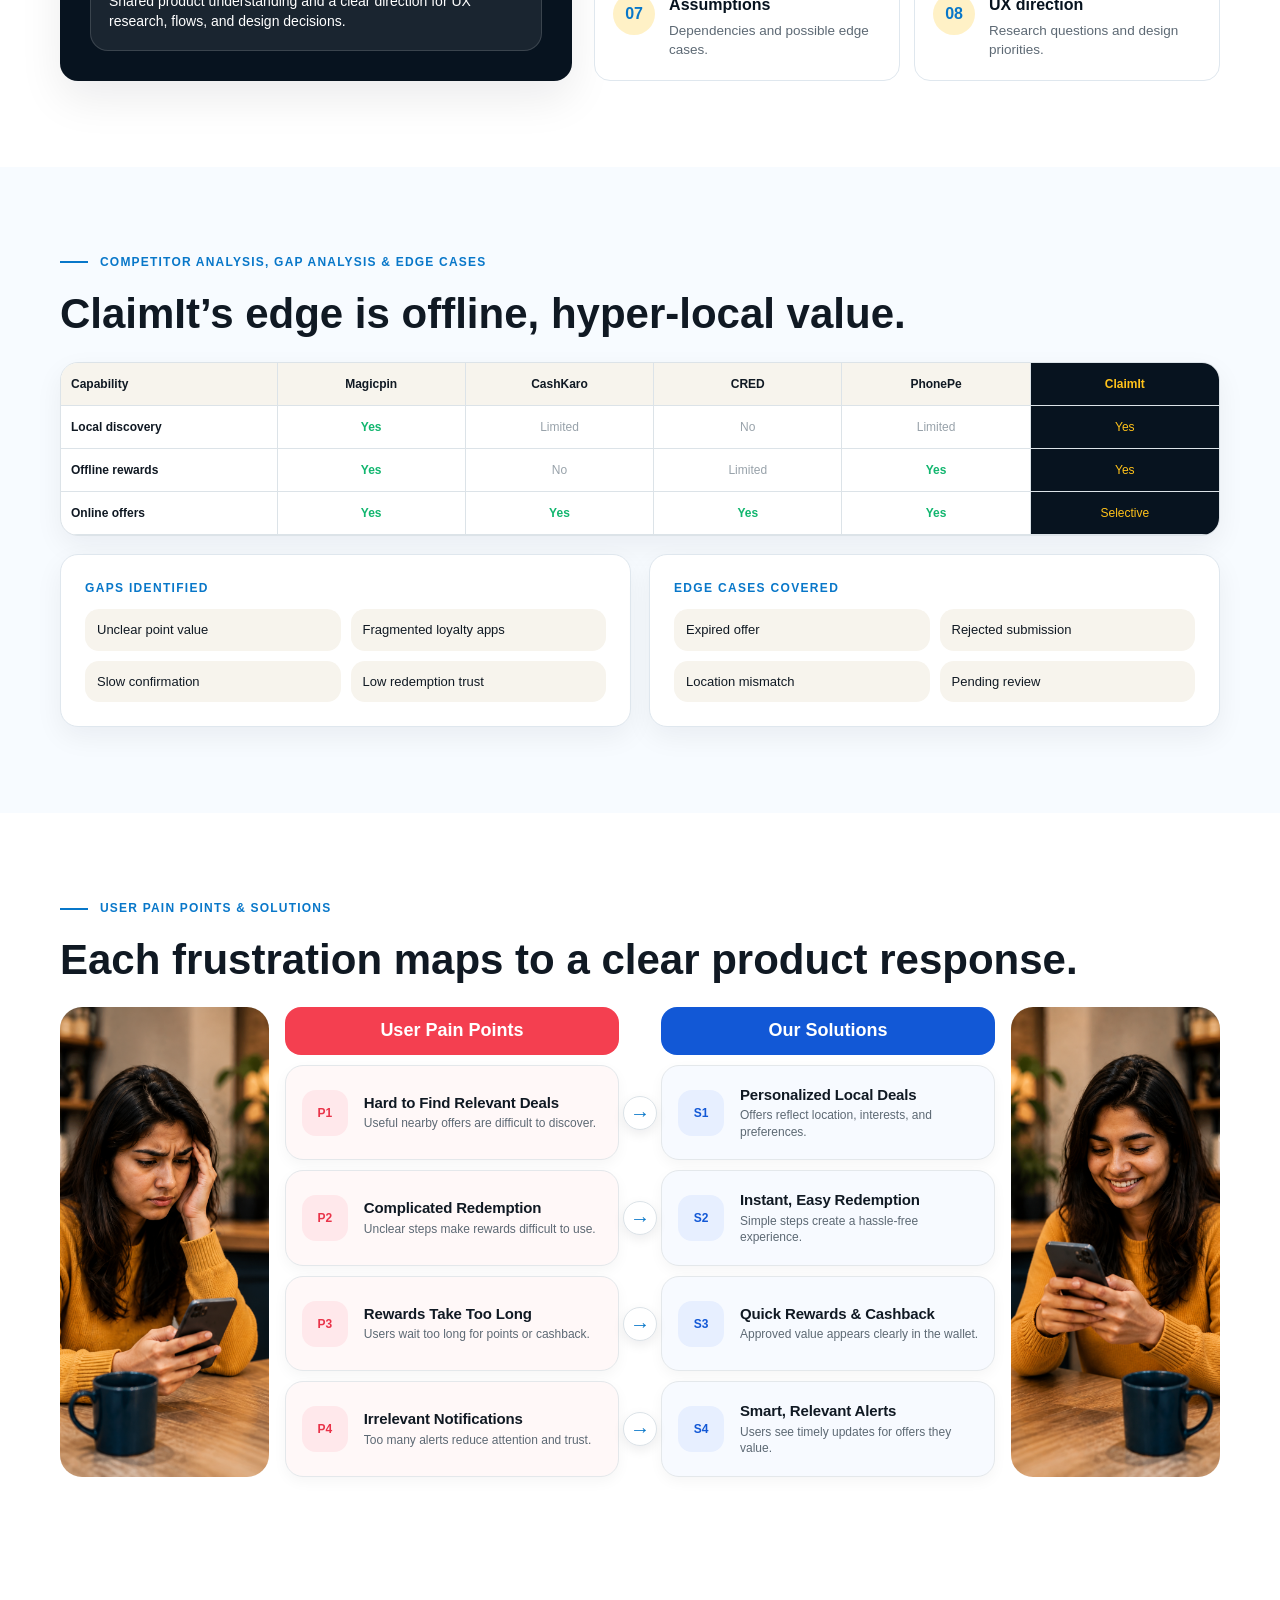
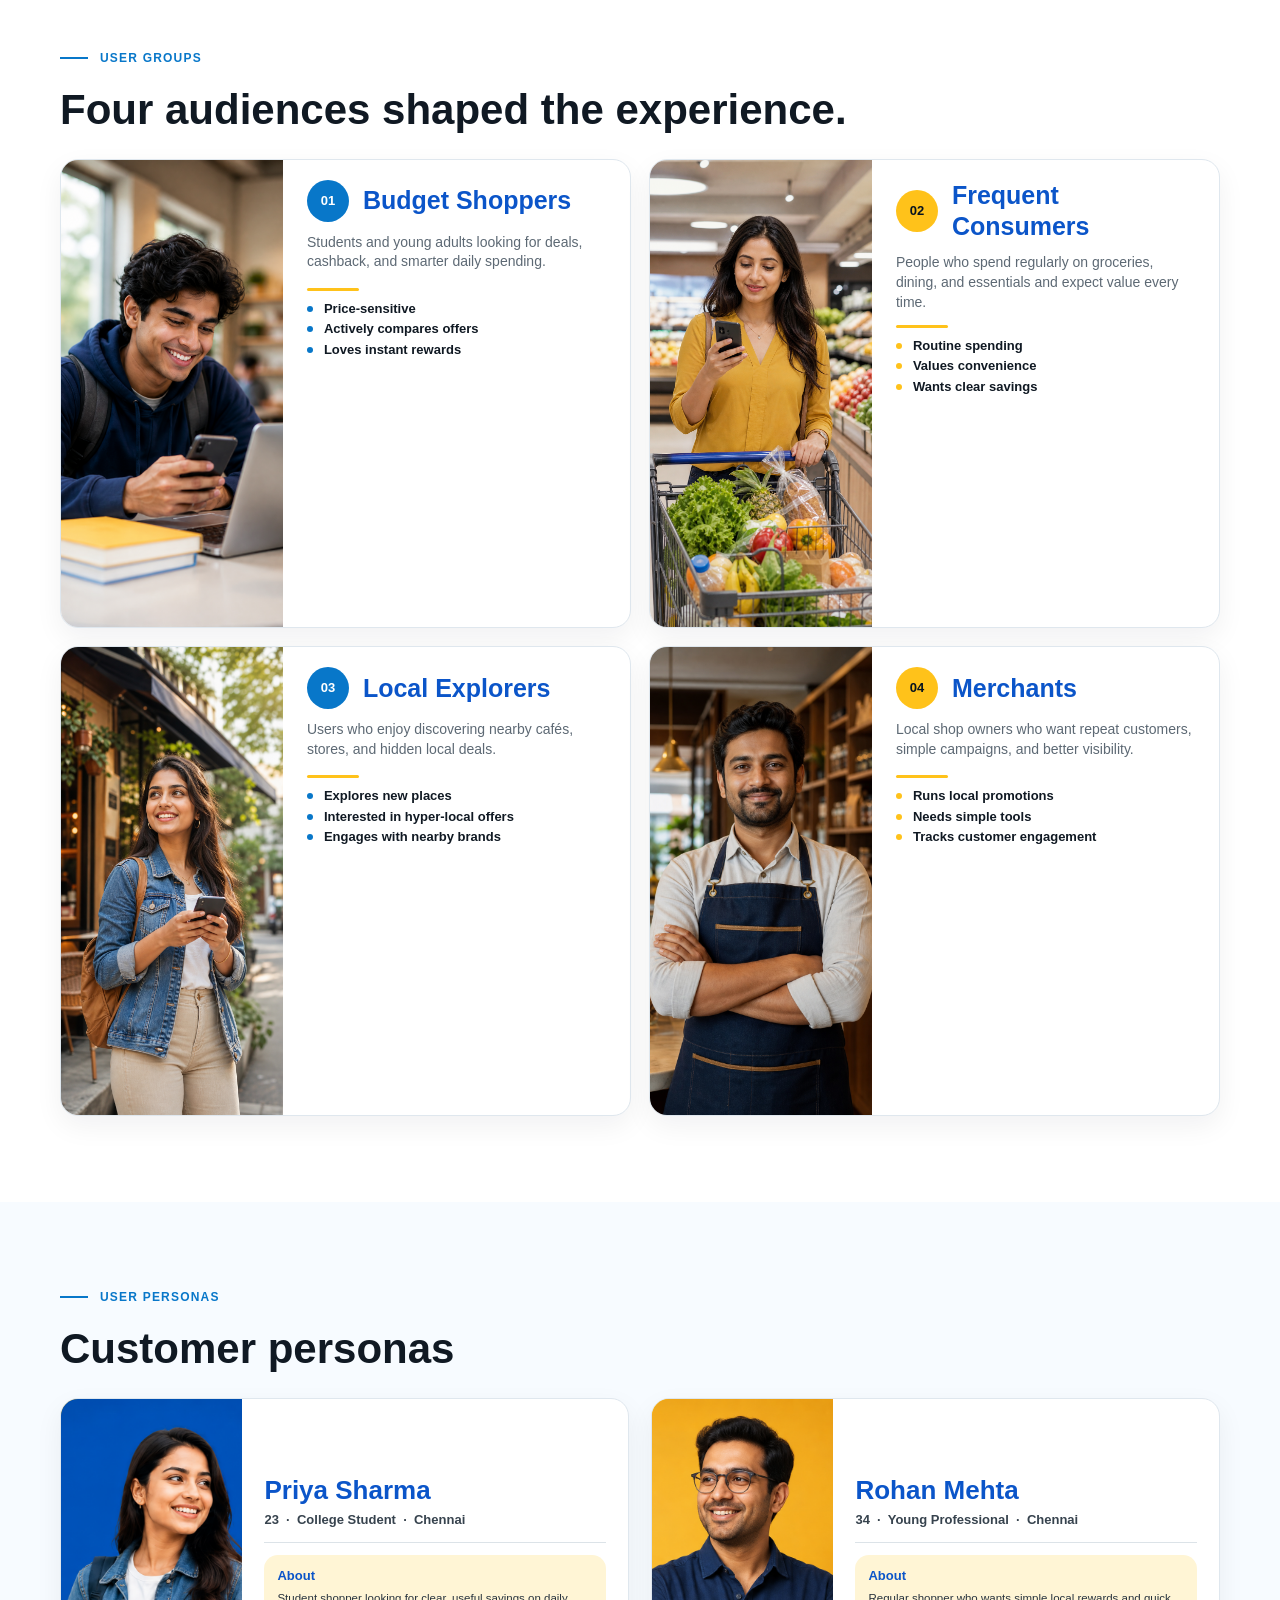
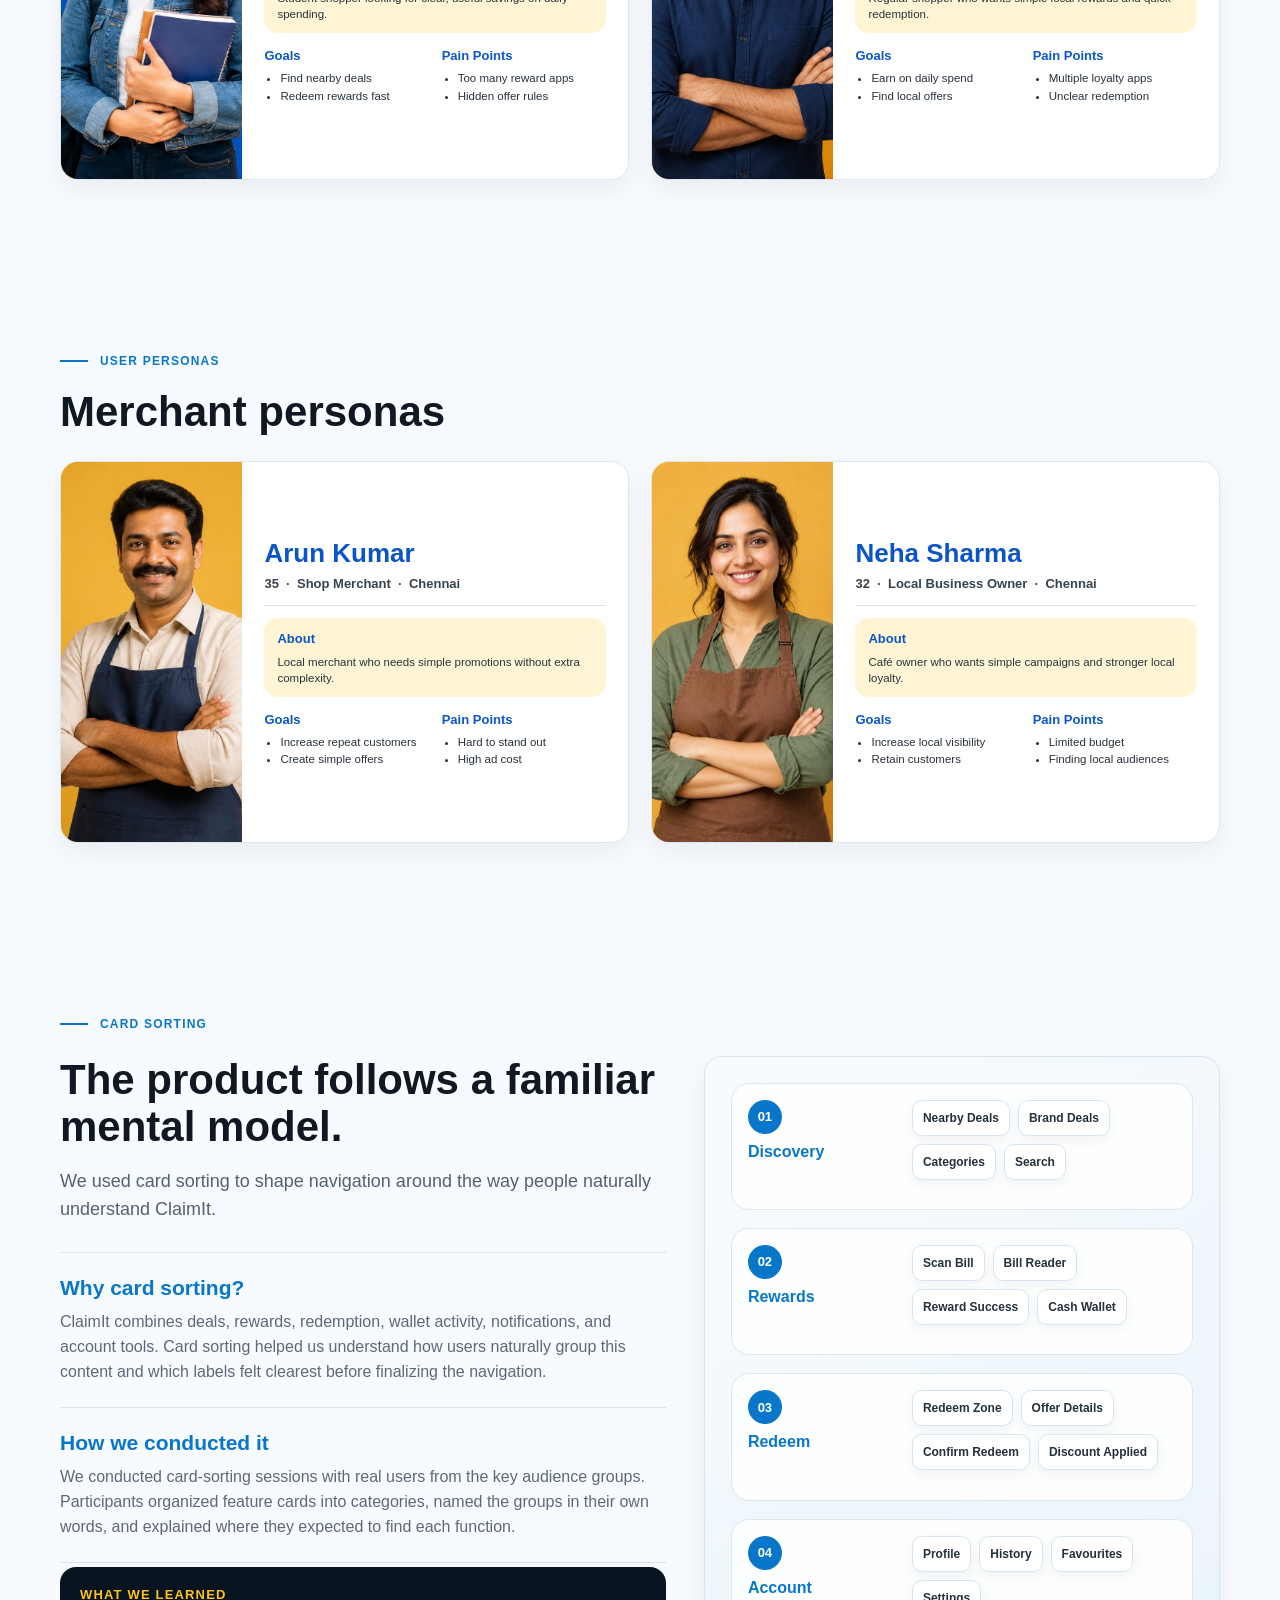
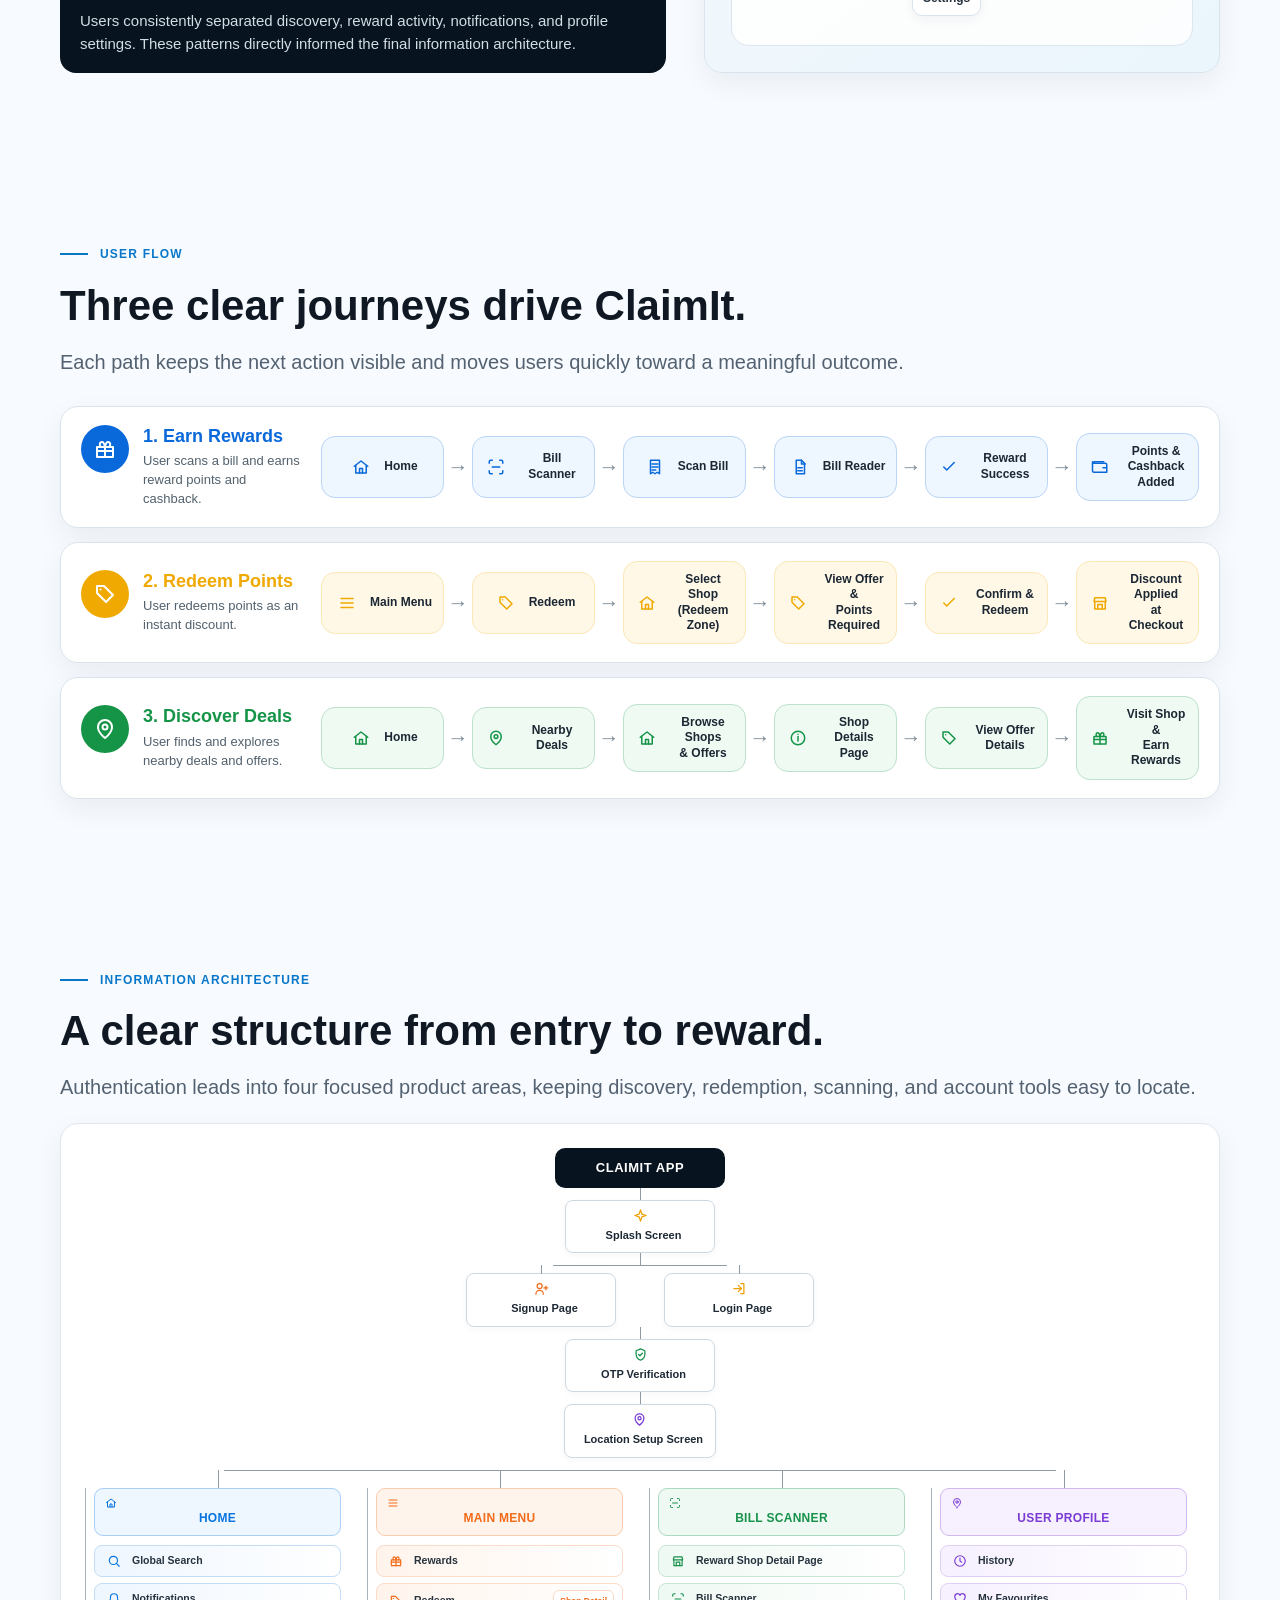
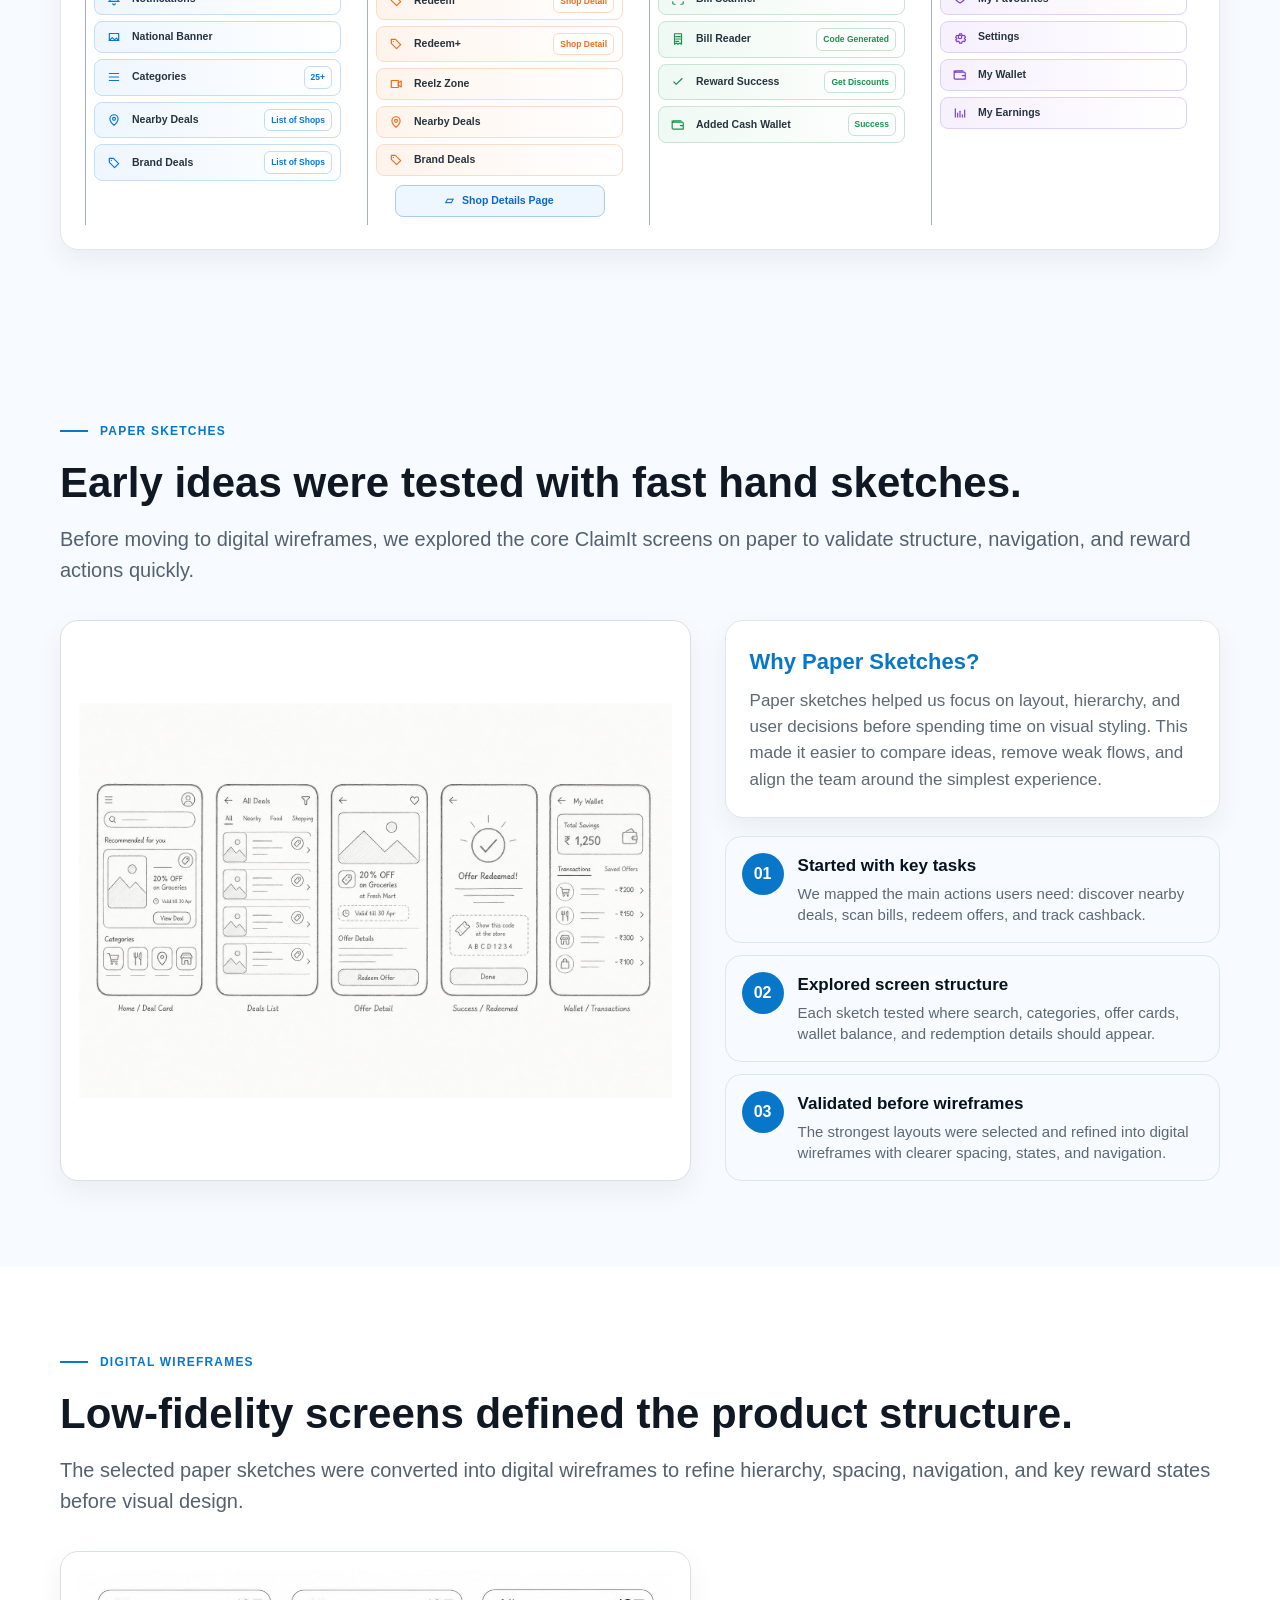
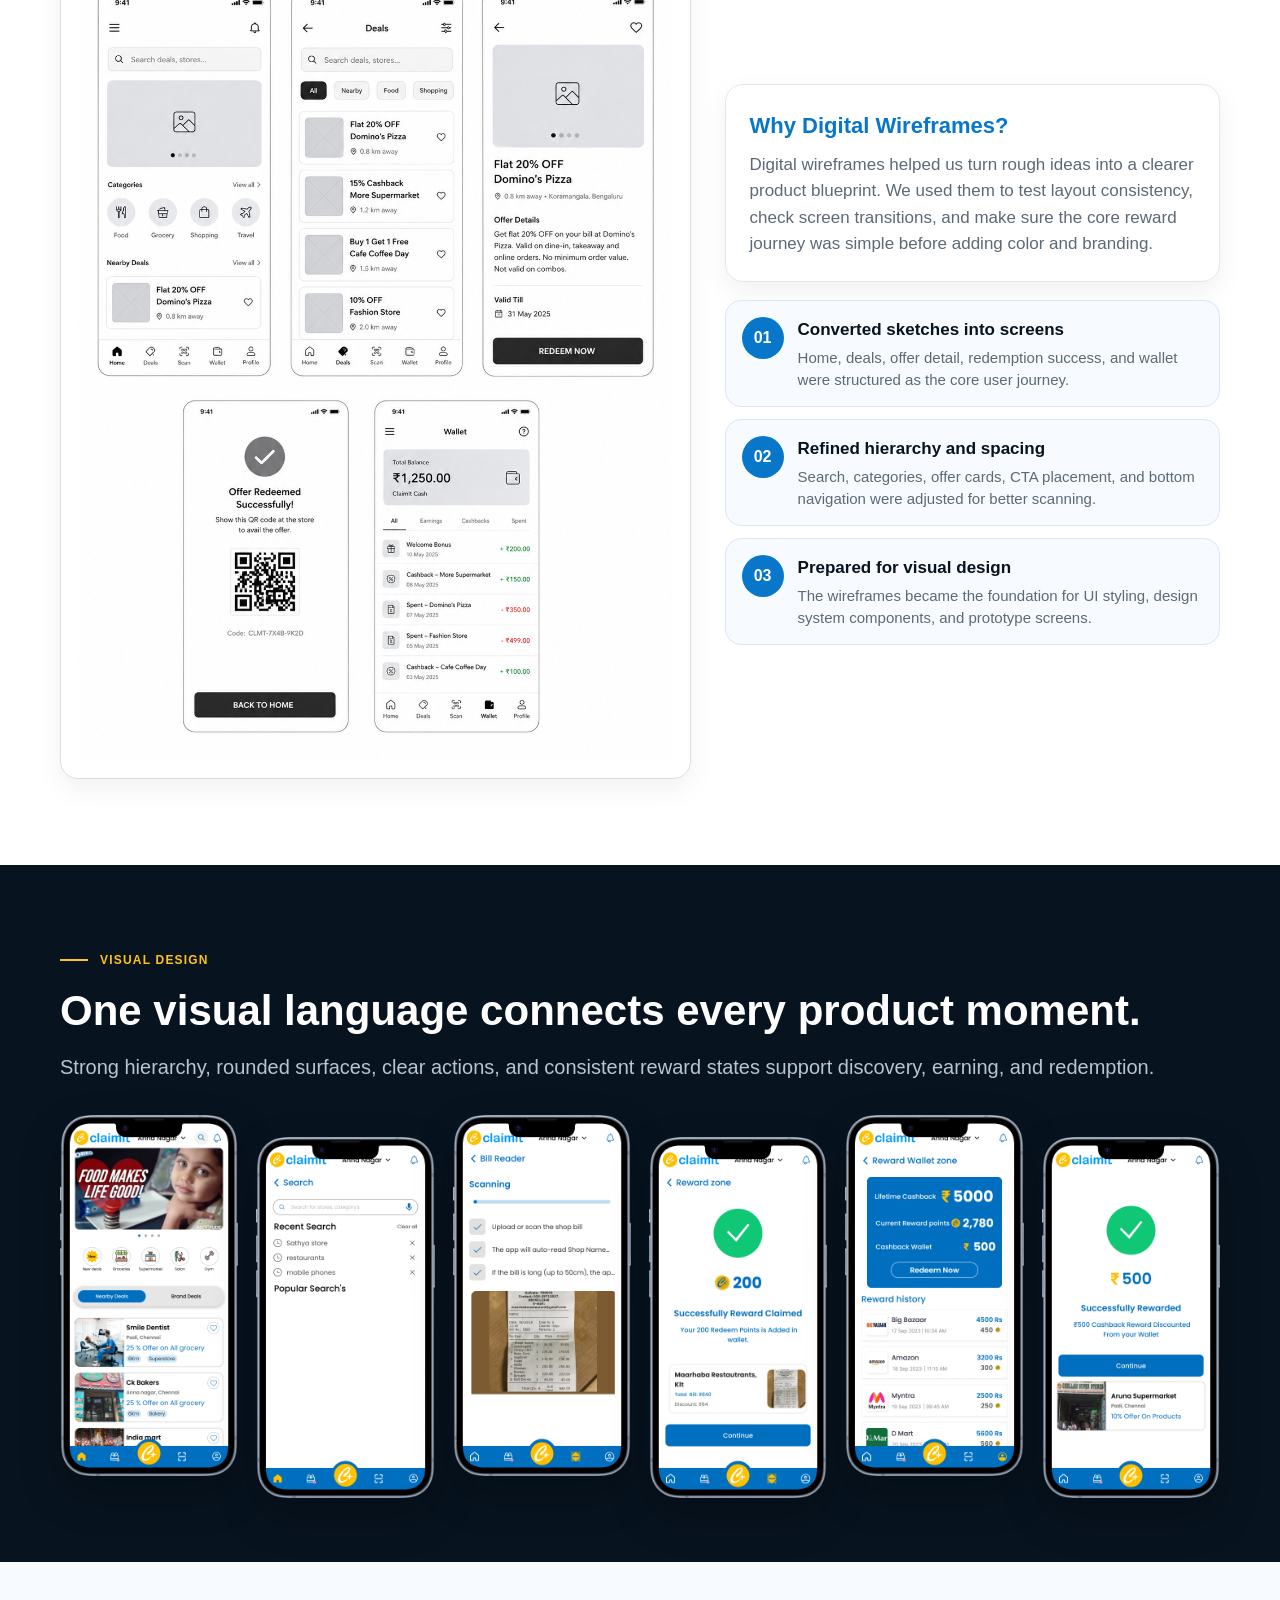
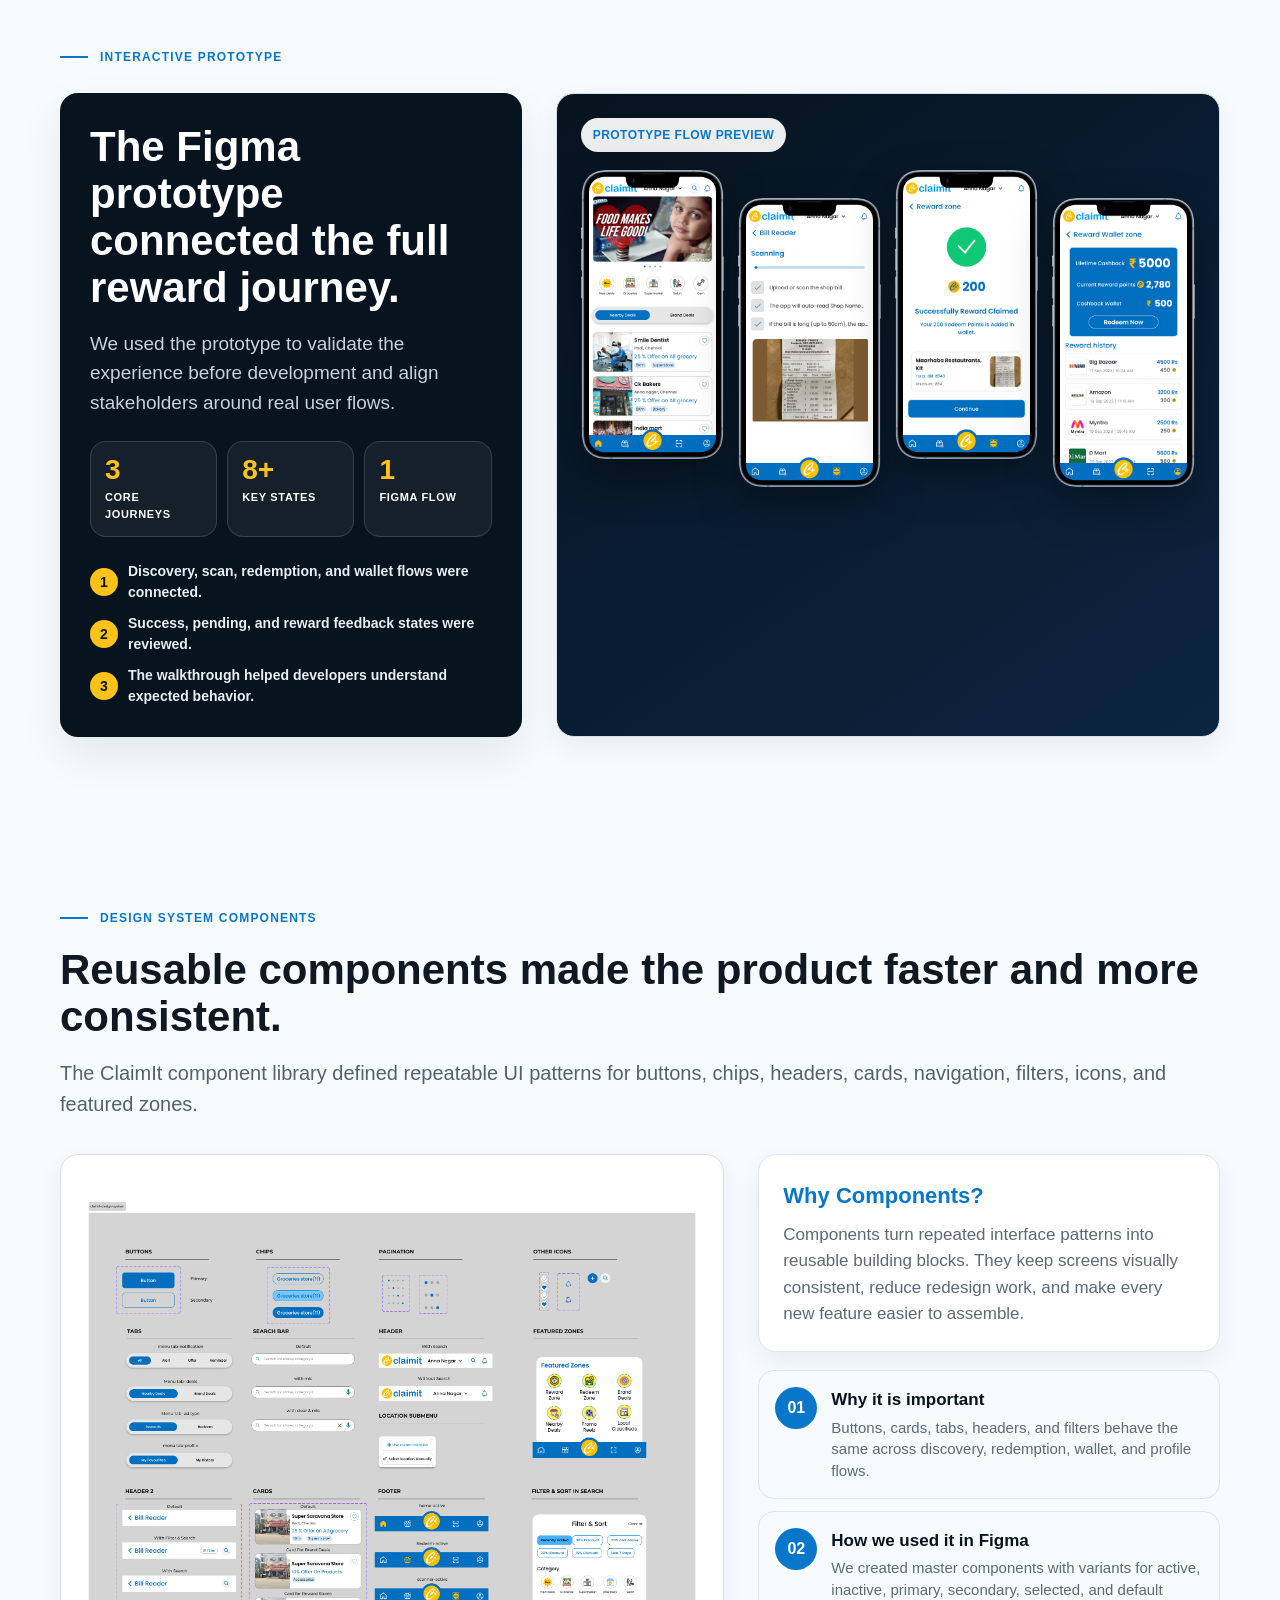
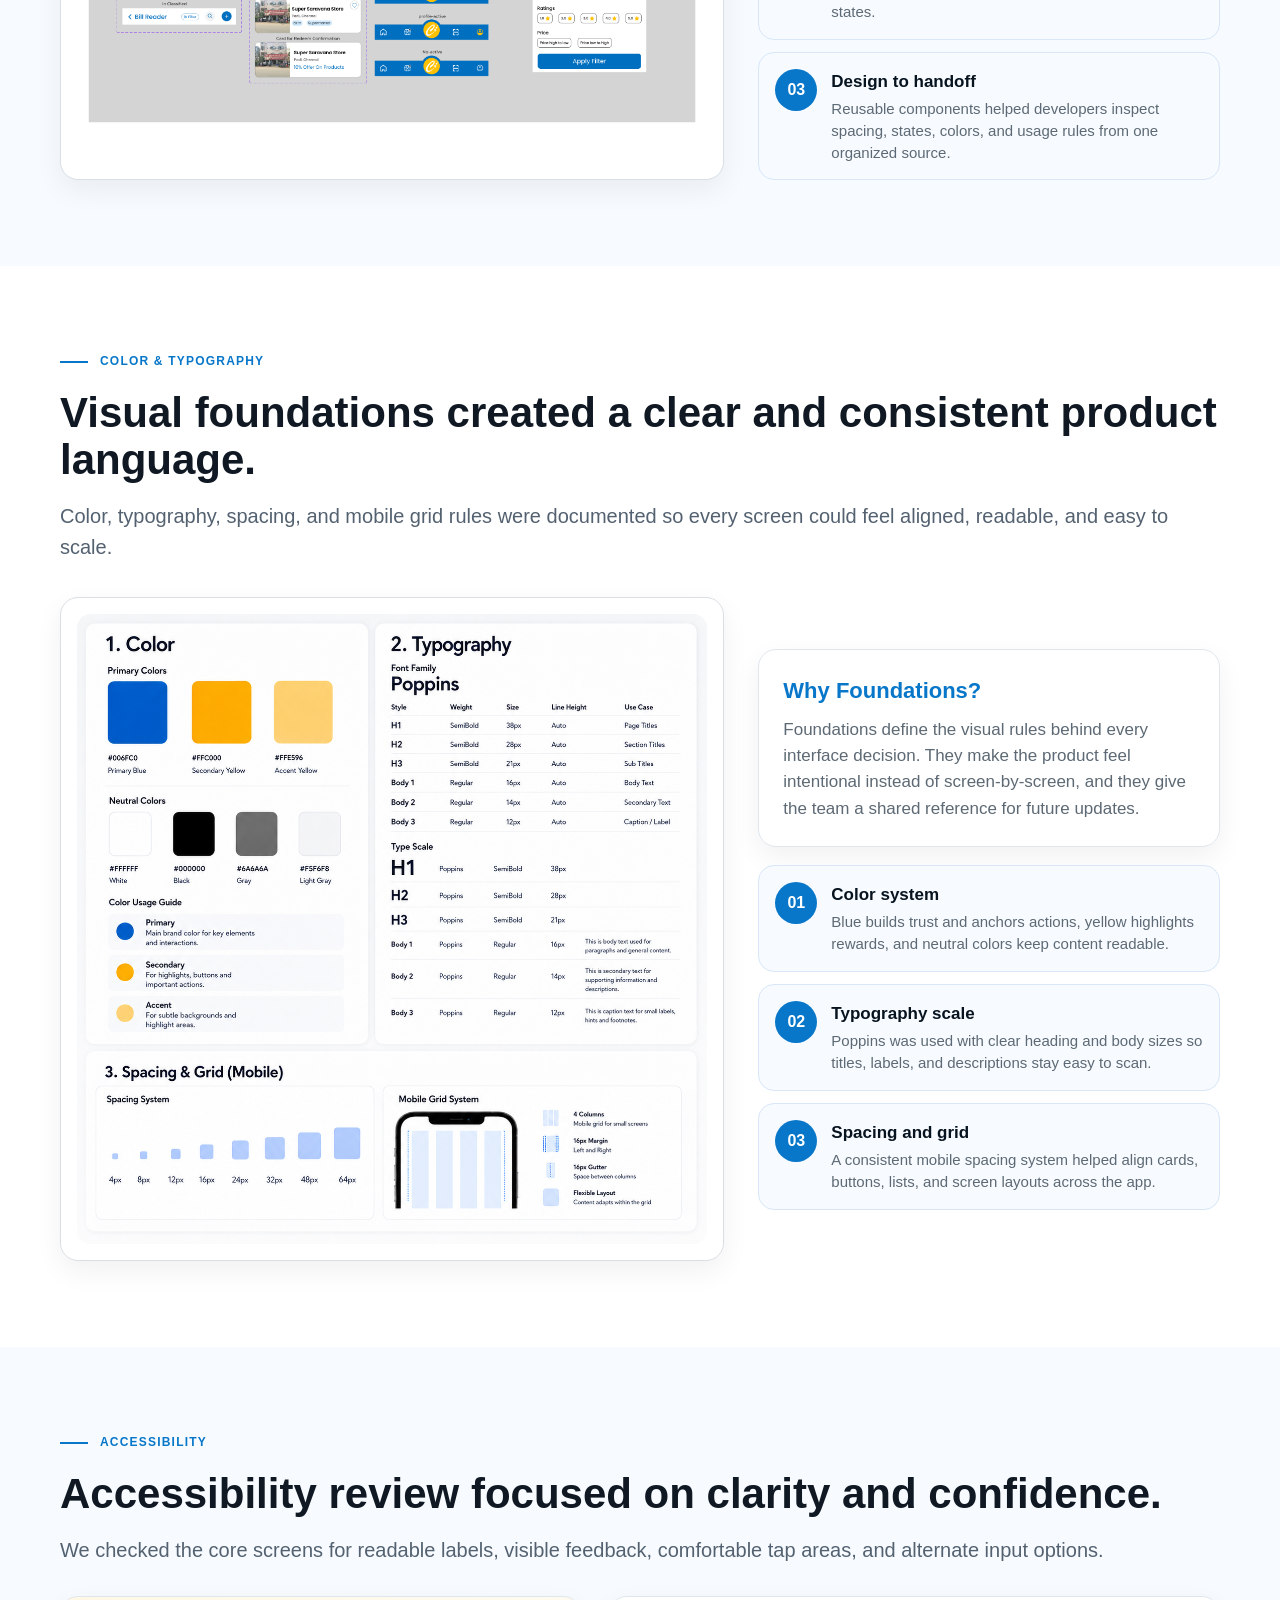
<file: appy-design-case-study-claimit/index.html>
<!doctype html>
<html lang="en">
<head>
  <meta charset="utf-8">
  <meta name="viewport" content="width=device-width, initial-scale=1">
  <meta name="description" content="ClaimIt UX/UI case study presented as a static 24-section presentation.">
  <title>ClaimIt — UX/UI Case Study</title>
  <script src="../analytics.js"></script>
  <script async src="https://www.googletagmanager.com/gtag/js?id=G-CYZZQPG89H"></script>
  <style>
    :root{
      --night:#07131f;--night-2:#0d2030;--blue:#0877c9;--gold:#ffc21a;
      --paper:#fffdf8;--ivory:#f7f4ed;--pale:#eaf5fc;--ink:#101923;
      --muted:#5d6974;--line:#dce3e8;--white:#fff;--green:#12b66f;--red:#e55656;
      --max:1280px;--radius:24px;
    }
    *{box-sizing:border-box}
    html,body{margin:0;background:#dfe4e8;color:var(--ink);font-family:"Segoe UI",Aptos,Arial,sans-serif;-webkit-font-smoothing:antialiased}
    img{display:block;max-width:100%}
    h1,h2,h3,p,blockquote{margin-top:0}
    .slide{position:relative;width:min(100%,var(--max));min-height:720px;margin:0 auto 18px;padding:58px 72px;background:var(--paper);overflow:hidden}
    .slide.dark{background:var(--night);color:var(--white)}
    .slide.soft{background:var(--ivory)}
    .slide.pale{background:var(--pale)}
    .slide.gold{background:var(--gold);color:var(--night)}
    .eyebrow{display:flex;align-items:center;gap:12px;margin-bottom:24px;font-size:13px;font-weight:850;letter-spacing:.12em;text-transform:uppercase;color:var(--blue)}
    .eyebrow:before{content:"";width:30px;height:3px;background:currentColor}
    .dark .eyebrow{color:var(--gold)}
    h1{font-size:72px;line-height:.92;letter-spacing:-.06em;margin-bottom:28px}
    h2{max-width:960px;font-size:48px;line-height:1.02;letter-spacing:-.045em;margin-bottom:20px}
    h3{font-size:22px;line-height:1.18;letter-spacing:-.02em;margin-bottom:9px}
    .lead{max-width:820px;font-size:22px;line-height:1.42;color:var(--muted)}
    .dark .lead,.dark .muted{color:#b8c6d0}.muted{color:var(--muted)}
    .content{margin-top:42px}
    .grid-2{display:grid;grid-template-columns:1fr 1fr;gap:42px;align-items:center}
    .grid-3{display:grid;grid-template-columns:repeat(3,1fr);gap:18px}
    .grid-4{display:grid;grid-template-columns:repeat(4,1fr);gap:16px}
    .card{padding:24px;border:1px solid var(--line);border-radius:var(--radius);background:var(--white)}
    .dark .card{background:var(--night-2);border-color:rgba(255,255,255,.1)}
    .card.blue{background:var(--blue);border-color:var(--blue);color:white}
    .card.gold-card{background:var(--gold);border-color:var(--gold);color:var(--night)}
    .label{margin-bottom:12px;font-size:12px;font-weight:850;letter-spacing:.11em;text-transform:uppercase;color:var(--blue)}
    .dark .label{color:var(--gold)}
    .big-number{font-size:48px;line-height:1;font-weight:900;letter-spacing:-.05em}
    .rule{height:1px;background:var(--line);margin:18px 0}
    .dark .rule{background:rgba(255,255,255,.12)}
    .bullet-list{display:grid;gap:13px;margin-top:20px}
    .bullet{display:grid;grid-template-columns:12px 1fr;gap:13px;align-items:start;font-size:17px}
    .bullet:before{content:"";width:8px;height:8px;margin-top:8px;border-radius:50%;background:var(--gold)}
    .phone-row{display:flex;justify-content:center;align-items:flex-end;gap:12px;height:505px}
    .phone-row img{height:470px;width:auto;object-fit:contain;filter:drop-shadow(0 22px 24px rgba(7,19,31,.2))}
    .phone-row img:nth-child(2){height:510px}
    .kpis{display:grid;grid-template-columns:repeat(4,1fr);gap:14px;margin-top:34px}
    .kpi{min-height:132px;padding:20px;border-radius:20px;background:var(--ivory)}
    .kpi strong{display:block;font-size:38px;line-height:1;color:var(--blue);margin-bottom:12px}
    .kpi span{font-size:14px;color:var(--muted)}
    .dark .kpi{background:var(--night-2)}.dark .kpi span{color:#b8c6d0}.dark .kpi strong{color:var(--gold)}
    .goal{min-height:230px;display:flex;flex-direction:column;justify-content:space-between}
    .goal b{font-size:40px;color:var(--blue)}
    .goal p{margin:0;color:var(--muted);font-size:16px}
    .dark .goal p{color:#b8c6d0}
    .project-goals-layout{display:grid;grid-template-columns:.92fr 1.08fr;gap:36px;align-items:center;margin-top:30px}
    .project-goal-list{display:grid;gap:12px;margin-top:24px}
    .project-goal-item{display:grid;grid-template-columns:44px 1fr;gap:14px;align-items:start;padding:16px;border:1px solid var(--line);border-radius:18px;background:white;box-shadow:0 10px 24px rgba(16,25,35,.055)}
    .project-goal-item span{display:grid;place-items:center;width:44px;height:44px;border-radius:50%;background:var(--blue);color:white;font-weight:900}
    .project-goal-item strong{display:block;margin-bottom:4px;color:var(--night);font-size:18px}
    .project-goal-item p{margin:0;color:var(--muted);font-size:14px;line-height:1.4}
    .project-goals-visual{height:535px;border-radius:28px;overflow:hidden;background:white;box-shadow:0 22px 46px rgba(16,25,35,.14)}
    .project-goals-visual img{width:100%;height:100%;object-fit:cover;display:block}
    .requirements-board{display:grid;grid-template-columns:.9fr 1.1fr;gap:22px;margin-top:30px;align-items:stretch}
    .requirements-brief{display:flex;flex-direction:column;justify-content:space-between;min-height:470px;padding:30px;border-radius:26px;background:var(--night);color:white;box-shadow:0 18px 38px rgba(16,25,35,.16)}
    .requirements-brief .label{color:#8fc7ff}
    .requirements-brief h3{margin:12px 0 18px;color:white;font-size:38px;line-height:1.06}
    .requirements-brief p{margin:0;color:#b8c6d0;font-size:17px;line-height:1.52}
    .requirements-outcome{margin-top:26px;padding:18px;border-radius:18px;background:rgba(255,255,255,.08);border:1px solid rgba(255,255,255,.14)}
    .requirements-outcome strong{display:block;margin-bottom:6px;color:var(--gold);font-size:16px}
    .requirements-outcome p{font-size:14px;line-height:1.42;color:white}
    .requirements-focus{display:grid;grid-template-columns:1fr 1fr;gap:14px}
    .requirement-tile{display:grid;grid-template-columns:42px 1fr;gap:14px;align-items:start;padding:18px;border:1px solid var(--line);border-radius:20px;background:white;box-shadow:0 10px 24px rgba(16,25,35,.055)}
    .requirement-tile span{display:grid;place-items:center;width:42px;height:42px;border-radius:50%;background:#fff1c6;color:var(--blue);font-weight:900}
    .requirement-tile strong{display:block;margin-bottom:5px;color:var(--night);font-size:16px}
    .requirement-tile p{margin:0;color:var(--muted);font-size:13.5px;line-height:1.38}
    .comparison{display:grid;grid-template-columns:1.15fr repeat(5,1fr);margin-top:25px;border:1px solid var(--line);border-radius:20px;overflow:hidden;background:white}
    .comparison div{padding:12px 10px;border-right:1px solid var(--line);border-bottom:1px solid var(--line);font-size:12px;text-align:center}
    .comparison div:nth-child(6n+1){text-align:left;font-weight:750}
    .comparison div:nth-child(6n){border-right:0;background:var(--night);color:white}
    .comparison .head{font-weight:850;background:var(--ivory)}
    .comparison .yes{color:var(--green);font-weight:850}.comparison .no{color:#98a2aa}.comparison .claim{color:var(--gold)!important}
    .lower-split{display:grid;grid-template-columns:1fr 1fr;gap:18px;margin-top:18px}
    .compact-list{display:grid;grid-template-columns:1fr 1fr;gap:10px}
    .compact-item{padding:11px 12px;border-radius:12px;background:var(--ivory);font-size:13px}
    .pain-grid{display:grid;grid-template-columns:1fr 1fr;gap:18px}
    .pain-col{padding:28px;border-radius:24px;background:var(--night);color:white}
    .solution-col{padding:28px;border-radius:24px;background:var(--pale)}
    .pair{padding:16px 0;border-top:1px solid rgba(255,255,255,.12);font-size:17px}
    .pair:first-of-type{border-top:0}.solution-col .pair{border-color:var(--line)}
    .pair small{display:block;margin-bottom:4px;color:var(--gold);font-weight:850}.solution-col .pair small{color:var(--blue)}
    .pain-solution-stage{display:grid;grid-template-columns:18% 1fr 18%;gap:16px;height:470px;margin-top:24px}
    .emotion-photo{overflow:hidden;border-radius:22px;background:var(--ivory)}
    .emotion-photo img{width:100%;height:100%;object-fit:cover}
    .compare-board{display:grid;grid-template-rows:48px repeat(4,1fr);gap:10px;min-width:0}
    .compare-heads,.compare-row{display:grid;grid-template-columns:1fr 1fr;gap:42px;position:relative}
    .compare-header{display:flex;align-items:center;justify-content:center;border-radius:16px;color:white;font-size:18px;font-weight:850}
    .compare-header.pain{background:#f43f50}.compare-header.solution{background:#1258d6}
    .compare-item{display:grid;grid-template-columns:48px 1fr;gap:14px;align-items:center;padding:12px 16px;border:1px solid #e4e8eb;border-radius:18px;background:white;box-shadow:0 5px 14px rgba(7,19,31,.04)}
    .compare-item.pain{background:#fff8f8}.compare-item.solution{background:#f7faff}
    .compare-index{width:46px;height:46px;display:grid;place-items:center;border-radius:14px;background:#ffe8eb;color:#e93349;font-size:12px;font-weight:900}
    .solution .compare-index{background:#e7efff;color:#1258d6}
    .compare-item h3{margin:0 0 3px;font-size:15px;letter-spacing:-.01em}
    .compare-item p{margin:0;color:var(--muted);font-size:12px;line-height:1.35}
    .compare-arrow{position:absolute;left:50%;top:50%;translate:-50% -50%;z-index:2;width:34px;height:34px;display:grid;place-items:center;border:1px solid var(--line);border-radius:50%;background:white;color:var(--blue);font-size:20px;font-weight:900;box-shadow:0 4px 12px rgba(7,19,31,.08)}
    .group-card{min-height:260px;display:flex;flex-direction:column;justify-content:space-between}
    .group-mark{width:46px;height:46px;display:grid;place-items:center;border-radius:14px;background:var(--gold);font-weight:900}
    .audience-grid{display:grid;grid-template-columns:1fr 1fr;gap:18px;margin-top:26px}
    .audience-card{position:relative;display:grid;grid-template-columns:39% 61%;height:232px;overflow:hidden;border:1px solid var(--line);border-radius:26px;background:white;box-shadow:0 12px 32px rgba(7,19,31,.1)}
    .audience-photo{width:100%;height:100%;object-fit:cover}
    .audience-copy{position:relative;padding:20px 24px;overflow:hidden}
    .audience-copy:after{content:"";position:absolute;right:-82px;bottom:-116px;width:220px;height:220px;border-radius:50%;background:#fff4cf;z-index:0}
    .audience-copy>*{position:relative;z-index:1}
    .audience-head{display:flex;align-items:center;gap:14px;margin-bottom:11px}
    .audience-index{width:42px;height:42px;display:grid;place-items:center;flex:0 0 auto;border-radius:50%;background:var(--blue);color:white;font-size:13px;font-weight:900}
    .audience-card:nth-child(even) .audience-index{background:var(--gold);color:var(--night)}
    .audience-head h3{margin:0;color:#0b55c9;font-size:25px}
    .audience-desc{min-height:43px;margin:0;color:var(--muted);font-size:14px;line-height:1.42}
    .audience-rule{width:52px;height:3px;margin:12px 0 9px;border-radius:3px;background:var(--gold)}
    .audience-traits{display:grid;grid-template-columns:1fr;gap:3px;margin:0;padding:0;list-style:none}
    .audience-traits li{display:grid;grid-template-columns:8px 1fr;gap:9px;font-size:13px;font-weight:650;line-height:1.35}
    .audience-traits li:before{content:"";width:6px;height:6px;margin-top:6px;border-radius:50%;background:var(--blue)}
    .audience-card:nth-child(even) .audience-traits li:before{background:var(--gold)}
    .persona{display:grid;grid-template-columns:1.2fr .8fr;gap:18px}
    .persona-main{min-height:420px;padding:32px;background:white}
    .persona-side{min-height:420px;padding:32px;background:var(--night);color:white}
    .avatar{width:62px;height:62px;display:grid;place-items:center;border-radius:50%;background:var(--gold);font-size:24px;font-weight:900}
    .quote{font-size:36px;line-height:1.12;letter-spacing:-.035em;font-weight:800;margin:50px 0 0}
    .chips{display:flex;flex-wrap:wrap;gap:8px;margin-top:18px}
    .chip{padding:7px 10px;border-radius:999px;background:var(--pale);color:var(--blue);font-size:12px;font-weight:750}
    .persona-sheets{display:grid;grid-template-columns:1fr 1fr;gap:22px;margin-top:26px}
    .persona-profile{display:grid;grid-template-columns:32% 68%;min-height:345px;overflow:hidden;border:1px solid #e4e8eb;border-radius:18px;background:white;box-shadow:0 6px 18px rgba(7,19,31,.055)}
    .persona-visual{position:relative;height:auto;min-height:345px;overflow:hidden;background:var(--gold)}
    .persona-visual img{width:100%;height:100%;object-fit:cover;object-position:center 35%}
    .persona-quote{display:none}
    .persona-quote:before{content:"“";display:block;margin-bottom:2px;font-size:44px;line-height:.7;font-weight:900;color:var(--blue)}
    .persona-profile.blue-persona .persona-quote{color:white}
    .persona-profile.blue-persona .persona-quote:before{color:var(--gold)}
    .persona-details{display:flex;flex-direction:column;justify-content:center;padding:20px 22px}
    .persona-summary{display:grid;grid-template-columns:1fr;gap:8px;align-items:start}
    .persona-name h3{margin:0 0 4px;color:#0b55c9;font-size:26px}
    .persona-meta{font-size:13px;font-weight:650;color:#37434e}
    .persona-facts{display:none}
    .persona-fact{padding:10px 11px;border-radius:10px;background:var(--pale)}
    .persona-fact b{display:block;margin-bottom:3px;color:var(--blue);font-size:14px}
    .persona-fact span{font-size:12px;color:var(--muted)}
    .persona-detail-grid{display:grid;grid-template-columns:1fr 1fr;gap:13px;margin-top:12px;padding-top:12px;border-top:1px solid var(--line)}
    .persona-detail-grid h4{margin:0 0 5px;color:#0b55c9;font-size:13px}
    .persona-detail-grid ul{display:grid;gap:3px;margin:0;padding:0 0 0 16px}
    .persona-detail-grid li{font-size:11.5px;line-height:1.28;color:#27323d}
    .persona-detail-grid li:nth-child(n+3){display:none}
    .persona-about{grid-column:1/-1;order:-1;padding:11px 13px;border-radius:12px;background:#fff5d5}
    .persona-about p{margin:0;font-size:11.5px;line-height:1.4;color:#27323d}
    .card-sorting-layout{display:grid;grid-template-columns:1.08fr .92fr;gap:38px;align-items:stretch;margin-top:22px}
    .card-sorting-copy .lead{font-size:18px}
    .sorting-story{display:grid;gap:0;margin-top:28px;border-top:1px solid var(--line)}
    .sorting-story-block{padding:22px 0;border-bottom:1px solid var(--line)}
    .sorting-story-block:last-child{border-bottom:0}
    .sorting-story-block h3{margin-bottom:8px;color:var(--blue);font-size:21px}
    .sorting-story-block p{margin:0;color:var(--muted);font-size:16px;line-height:1.58}
    .sorting-outcome{margin-top:4px;padding:18px 20px;border-radius:16px;background:var(--night);color:white}
    .sorting-outcome strong{display:block;margin-bottom:6px;color:var(--gold);font-size:13px;text-transform:uppercase;letter-spacing:.09em}
    .sorting-outcome p{margin:0;color:#d3dde4;font-size:15px;line-height:1.5}
    .sorting-placeholder{min-height:500px;display:grid;place-items:center;padding:34px;border:2px dashed #b9c7d0;border-radius:24px;background:linear-gradient(145deg,#f8fbfd,#eaf5fc);text-align:center}
    .sorting-placeholder-mark{width:72px;height:72px;display:grid;place-items:center;margin:0 auto 18px;border-radius:20px;background:white;border:1px solid var(--line);color:var(--blue);font-size:18px;font-weight:900;box-shadow:0 8px 20px rgba(7,19,31,.06)}
    .sorting-placeholder strong{display:block;margin-bottom:8px;font-size:22px;color:var(--ink)}
    .sorting-placeholder span{display:block;max-width:300px;color:var(--muted);font-size:15px;line-height:1.5}
    .sorting-board{min-height:500px;display:grid;gap:18px;padding:26px;border:1px solid #d9e4ee;border-radius:24px;background:linear-gradient(145deg,#f8fbfd,#eaf5fc);box-shadow:0 18px 38px rgba(16,25,35,.08)}
    .sorting-group{display:grid;grid-template-columns:150px 1fr;gap:14px;align-items:start;padding:16px;border:1px solid #dce6ef;border-radius:18px;background:rgba(255,255,255,.86)}
    .sorting-group-title{display:grid;gap:6px;color:var(--blue);font-weight:900}
    .sorting-group-title span{width:34px;height:34px;display:grid;place-items:center;border-radius:50%;background:var(--blue);color:white;font-size:13px}
    .sorting-cards{display:flex;flex-wrap:wrap;gap:8px}
    .sorting-card{padding:8px 10px;border:1px solid #d8e4ef;border-radius:10px;background:white;color:#25313d;font-size:12px;font-weight:750;box-shadow:0 4px 12px rgba(7,19,31,.05)}
    .user-flow-slide{background:#f7f9fc}
    .user-flow-board{display:grid;gap:14px;margin-top:28px}
    .journey-row{--journey:#0969da;--journey-soft:#eef6ff;display:grid;grid-template-columns:220px minmax(0,1fr);gap:20px;align-items:center;padding:18px 20px;border:1px solid #dbe4ec;border-radius:20px;background:white;box-shadow:0 8px 24px rgba(17,42,64,.06)}
    .journey-row.redeem{--journey:#efa900;--journey-soft:#fff8e7}
    .journey-row.discover{--journey:#159447;--journey-soft:#effaf3}
    .journey-meta{display:grid;grid-template-columns:48px 1fr;gap:14px;align-items:start}
    .journey-badge{width:48px;height:48px;display:grid;place-items:center;border-radius:50%;background:var(--journey);color:white;font-size:22px;font-weight:900}
    .journey-meta h3{margin:0 0 5px;color:var(--journey);font-size:18px}
    .journey-meta p{margin:0;color:#52616d;font-size:13px;line-height:1.45}
    .journey-path{display:flex;align-items:center;min-width:0}
    .journey-step{flex:1;min-width:0;min-height:62px;display:flex;align-items:center;justify-content:center;gap:9px;padding:10px 9px;border:1px solid color-mix(in srgb,var(--journey) 28%,white);border-radius:12px;background:var(--journey-soft);color:#1b2733;text-align:center;font-size:12px;line-height:1.28;font-weight:750}
    .journey-step .step-icon{flex:0 0 28px;width:28px;height:28px;display:grid;place-items:center;color:var(--journey);font-size:18px;font-weight:900}
    .journey-arrow{flex:0 0 28px;color:#7d8b96;text-align:center;font-size:21px;font-weight:700}
    .branch{display:grid;grid-template-columns:1fr auto 1fr;gap:18px;align-items:center;margin-top:35px;padding:22px;border-radius:20px;background:var(--night-2)}
    .branch div{padding:18px;border-radius:16px;background:rgba(255,255,255,.06)}
    .branch strong{color:var(--gold)}
    .ia-slide{background:#f8fafc}
    .ia-map{margin-top:18px;padding:16px 18px 18px;border:1px solid #dfe6ec;border-radius:22px;background:white;box-shadow:0 10px 30px rgba(17,42,64,.06);overflow-x:auto}
    .ia-map-inner{min-width:1080px}
    .ia-top{display:flex;flex-direction:column;align-items:center}
    .ia-brand{min-width:170px;padding:10px 22px;border-radius:10px;background:var(--night);color:white;text-align:center;font-size:13px;font-weight:850;letter-spacing:.04em}
    .ia-down{height:12px;border-left:1.5px solid #8e9aa4}
    .ia-auth{display:flex;align-items:center;gap:48px;position:relative}
    .ia-auth:before{content:"";position:absolute;left:50%;top:-12px;height:12px;border-left:1.5px solid #8e9aa4}
    .ia-auth:after{content:"";position:absolute;left:25%;right:25%;top:0;border-top:1.5px solid #8e9aa4}
    .ia-auth .ia-node{position:relative;margin-top:8px}
    .ia-auth .ia-node:before{content:"";position:absolute;left:50%;top:-9px;height:9px;border-left:1.5px solid #8e9aa4}
    .ia-node{min-width:150px;padding:7px 12px;border:1px solid #ced8e0;border-radius:8px;background:#fff;color:#1d2935;text-align:center;font-size:11px;font-weight:750;box-shadow:0 2px 6px rgba(17,42,64,.04)}
    .ia-node .ia-icon{margin-right:7px;color:var(--node-color,#ef9f00);font-size:15px}
    .ia-branches{position:relative;display:grid;grid-template-columns:repeat(4,1fr);gap:18px;margin-top:12px;padding-top:18px}
    .ia-branches:before{content:"";position:absolute;left:12.5%;right:12.5%;top:0;border-top:1.5px solid #8e9aa4}
    .ia-branch{--branch:#0875df;--branch-soft:#eef6ff;position:relative;padding:0 8px 8px;border-left:1.5px solid #a6b1ba}
    .ia-branch:before{content:"";position:absolute;left:50%;top:-18px;height:18px;border-left:1.5px solid #8e9aa4}
    .ia-branch.menu{--branch:#f26b18;--branch-soft:#fff4ec}
    .ia-branch.scanner{--branch:#16924b;--branch-soft:#eff9f3}
    .ia-branch.profile{--branch:#793bd4;--branch-soft:#f6f0ff}
    .ia-branch-head{position:relative;margin:0 auto 9px;padding:8px 10px;border:1px solid color-mix(in srgb,var(--branch) 35%,white);border-radius:9px;background:var(--branch-soft);color:var(--branch);text-align:center;font-size:12px;font-weight:900;letter-spacing:.025em}
    .ia-list{display:grid;gap:6px}
    .ia-item{display:grid;grid-template-columns:22px minmax(0,1fr) auto;gap:7px;align-items:center;min-height:32px;padding:6px 8px;border:1px solid color-mix(in srgb,var(--branch) 24%,white);border-radius:8px;background:linear-gradient(90deg,var(--branch-soft),white);color:#26333e;font-size:10.5px;font-weight:700}
    .ia-item-icon{color:var(--branch);font-size:14px;text-align:center}
    .ia-child{padding:4px 6px;border-radius:6px;background:white;border:1px solid color-mix(in srgb,var(--branch) 25%,white);color:var(--branch);font-size:8.5px;font-weight:800;white-space:nowrap}
    .ia-shared{width:210px;margin:9px auto 0;padding:7px 12px;border:1px solid #a8cdf3;border-radius:8px;background:#eef6ff;color:#0969c9;text-align:center;font-size:10.5px;font-weight:850}
    .paper-sketch-layout{display:grid;grid-template-columns:1.12fr .88fr;gap:34px;align-items:stretch;margin-top:34px}
    .paper-sketch-image{min-height:505px;padding:18px;border:1px solid #d9dfe5;border-radius:24px;background:white;box-shadow:0 22px 45px rgba(16,25,35,.11)}
    .paper-sketch-image img{width:100%;height:100%;object-fit:contain;display:block}
    .paper-sketch-content{display:grid;align-content:center;gap:18px}
    .sketch-note{padding:24px;border:1px solid var(--line);border-radius:22px;background:white;box-shadow:0 12px 28px rgba(16,25,35,.06)}
    .sketch-note b{display:block;margin-bottom:10px;color:var(--blue);font-size:22px}
    .sketch-note p{margin:0;color:var(--muted);font-size:17px;line-height:1.55}
    .sketch-points{display:grid;gap:12px}
    .sketch-point{display:grid;grid-template-columns:42px 1fr;gap:14px;align-items:start;padding:16px;border:1px solid #d8e6f8;border-radius:18px;background:#f7fbff}
    .sketch-point span{display:grid;place-items:center;width:42px;height:42px;border-radius:50%;background:var(--blue);color:white;font-weight:900}
    .sketch-point strong{display:block;margin-bottom:4px;color:var(--night);font-size:17px}
    .sketch-point p{margin:0;color:var(--muted);font-size:15px;line-height:1.45}
    .wireframe-layout{display:grid;grid-template-columns:1.12fr .88fr;gap:34px;align-items:stretch;margin-top:34px}
    .wireframe-image{min-height:505px;padding:18px;border:1px solid #d9dfe5;border-radius:24px;background:white;box-shadow:0 22px 45px rgba(16,25,35,.11)}
    .wireframe-image img{width:100%;height:100%;object-fit:contain;display:block}
    .wireframe-content{display:grid;align-content:center;gap:18px}
    .wireframe-note{padding:24px;border:1px solid var(--line);border-radius:22px;background:white;box-shadow:0 12px 28px rgba(16,25,35,.06)}
    .wireframe-note b{display:block;margin-bottom:10px;color:var(--blue);font-size:22px}
    .wireframe-note p{margin:0;color:var(--muted);font-size:17px;line-height:1.55}
    .wireframe-points{display:grid;gap:12px}
    .wireframe-point{display:grid;grid-template-columns:42px 1fr;gap:14px;align-items:start;padding:16px;border:1px solid #d8e6f8;border-radius:18px;background:#f7fbff}
    .wireframe-point span{display:grid;place-items:center;width:42px;height:42px;border-radius:50%;background:var(--blue);color:white;font-weight:900}
    .wireframe-point strong{display:block;margin-bottom:4px;color:var(--night);font-size:17px}
    .wireframe-point p{margin:0;color:var(--muted);font-size:15px;line-height:1.45}
    .screen-wall{display:grid;grid-template-columns:repeat(6,1fr);gap:14px;align-items:end;margin-top:32px}
    .screen-wall img{width:100%;filter:drop-shadow(0 18px 20px rgba(0,0,0,.23))}.screen-wall img:nth-child(even){translate:0 22px}
    .prototype{display:grid;grid-template-columns:.82fr 1.18fr;gap:34px;align-items:stretch;margin-top:26px}
    .prototype-copy{display:flex;flex-direction:column;justify-content:space-between;min-height:520px;padding:30px;border-radius:28px;background:var(--night);color:white;box-shadow:0 18px 38px rgba(16,25,35,.18)}
    .prototype-copy h2{color:white;font-size:42px}
    .prototype-copy .lead{color:#c5d2dc;font-size:19px}
    .prototype-kpis{display:grid;grid-template-columns:repeat(3,1fr);gap:10px;margin:24px 0}
    .prototype-kpi{padding:14px;border:1px solid rgba(255,255,255,.14);border-radius:16px;background:rgba(255,255,255,.06)}
    .prototype-kpi strong{display:block;color:var(--gold);font-size:28px;line-height:1}
    .prototype-kpi span{display:block;margin-top:5px;color:white;font-size:11px;font-weight:800;text-transform:uppercase;letter-spacing:.06em}
    .prototype-checks{display:grid;gap:10px}
    .prototype-check{display:grid;grid-template-columns:28px 1fr;gap:10px;align-items:center;color:#e7eef4;font-size:14px;font-weight:750}
    .prototype-check span{display:grid;place-items:center;width:28px;height:28px;border-radius:50%;background:var(--gold);color:var(--night);font-weight:900}
    .prototype-video{position:relative;height:520px;padding:16px;border:1px solid #d9dfe5;border-radius:28px;background:linear-gradient(145deg,#07131f,#0b2540);box-shadow:0 22px 46px rgba(16,25,35,.18);overflow:hidden}
    .prototype-video:before{content:"Figma Prototype Walkthrough";position:absolute;left:28px;top:24px;z-index:2;padding:8px 12px;border-radius:999px;background:rgba(255,255,255,.92);color:var(--blue);font-size:12px;font-weight:900;letter-spacing:.04em;text-transform:uppercase}
    .prototype-video video{width:100%;height:100%;object-fit:contain;display:block;border-radius:18px;background:#02070d}
    .prototype-preview{position:relative;min-height:520px;padding:24px;border:1px solid #d9dfe5;border-radius:28px;background:linear-gradient(145deg,#07131f,#0b2540);box-shadow:0 22px 46px rgba(16,25,35,.18);overflow:hidden}
    .prototype-preview:before{content:"Prototype Flow Preview";display:inline-block;margin-bottom:18px;padding:8px 12px;border-radius:999px;background:rgba(255,255,255,.92);color:var(--blue);font-size:12px;font-weight:900;letter-spacing:.04em;text-transform:uppercase}
    .prototype-preview-grid{display:grid;grid-template-columns:repeat(4,1fr);gap:14px;align-items:end}
    .prototype-preview-grid img{width:100%;border-radius:22px;filter:drop-shadow(0 18px 22px rgba(0,0,0,.35))}
    .prototype-preview-grid img:nth-child(even){translate:0 28px}
    .component-system-layout{display:grid;grid-template-columns:1.18fr .82fr;gap:34px;align-items:stretch;margin-top:34px}
    .component-board{min-height:505px;padding:16px;border:1px solid #d9dfe5;border-radius:24px;background:white;box-shadow:0 22px 45px rgba(16,25,35,.11)}
    .component-board img{width:100%;height:100%;object-fit:contain;display:block;border-radius:14px}
    .component-system-content{display:grid;align-content:center;gap:18px}
    .component-note{padding:24px;border:1px solid var(--line);border-radius:22px;background:white;box-shadow:0 12px 28px rgba(16,25,35,.06)}
    .component-note b{display:block;margin-bottom:10px;color:var(--blue);font-size:22px}
    .component-note p{margin:0;color:var(--muted);font-size:17px;line-height:1.55}
    .component-points{display:grid;gap:12px}
    .component-point{display:grid;grid-template-columns:42px 1fr;gap:14px;align-items:start;padding:16px;border:1px solid #d8e6f8;border-radius:18px;background:#f7fbff}
    .component-point span{display:grid;place-items:center;width:42px;height:42px;border-radius:50%;background:var(--blue);color:white;font-weight:900}
    .component-point strong{display:block;margin-bottom:4px;color:var(--night);font-size:17px}
    .component-point p{margin:0;color:var(--muted);font-size:15px;line-height:1.45}
    .foundation-layout{display:grid;grid-template-columns:1.18fr .82fr;gap:34px;align-items:stretch;margin-top:34px}
    .foundation-board{min-height:505px;padding:16px;border:1px solid #d9dfe5;border-radius:24px;background:white;box-shadow:0 22px 45px rgba(16,25,35,.11)}
    .foundation-board img{width:100%;height:100%;object-fit:contain;display:block;border-radius:14px}
    .foundation-content{display:grid;align-content:center;gap:18px}
    .foundation-note{padding:24px;border:1px solid var(--line);border-radius:22px;background:white;box-shadow:0 12px 28px rgba(16,25,35,.06)}
    .foundation-note b{display:block;margin-bottom:10px;color:var(--blue);font-size:22px}
    .foundation-note p{margin:0;color:var(--muted);font-size:17px;line-height:1.55}
    .foundation-points{display:grid;gap:12px}
    .foundation-point{display:grid;grid-template-columns:42px 1fr;gap:14px;align-items:start;padding:16px;border:1px solid #d8e6f8;border-radius:18px;background:#f7fbff}
    .foundation-point span{display:grid;place-items:center;width:42px;height:42px;border-radius:50%;background:var(--blue);color:white;font-weight:900}
    .foundation-point strong{display:block;margin-bottom:4px;color:var(--night);font-size:17px}
    .foundation-point p{margin:0;color:var(--muted);font-size:15px;line-height:1.45}
    .metric-row{display:grid;grid-template-columns:repeat(4,1fr);gap:16px;margin-top:45px}.metric{min-height:210px;padding:24px;border-radius:22px;background:var(--ivory)}.metric strong{display:block;font-size:42px;color:var(--blue);margin-bottom:35px}.metric p{font-size:16px;color:var(--muted)}
    .accessibility-bento,.usability-bento{display:grid;grid-template-columns:.92fr 1.08fr;gap:28px;margin-top:30px;align-items:stretch}
    .a11y-panel,.usability-panel{position:relative;padding:30px;border:1px solid var(--line);border-radius:26px;background:white;box-shadow:0 16px 34px rgba(16,25,35,.08);overflow:hidden}
    .accessibility-bento>.a11y-panel:nth-child(1),.usability-bento>.usability-panel:nth-child(1){background:linear-gradient(145deg,#fff8e5,#fff);min-height:390px}
    .accessibility-bento>.a11y-panel:nth-child(2),.usability-bento>.usability-panel:nth-child(2){display:grid;grid-template-rows:auto 1fr;gap:18px}
    .accessibility-bento>.a11y-panel:nth-child(n+3),.usability-bento>.usability-panel:nth-child(n+3){display:none}
    .a11y-panel h3,.usability-panel h3{margin:0 0 16px;color:var(--blue);font-size:23px}
    .a11y-panel .lead,.usability-panel .lead{font-size:20px;line-height:1.45;margin-bottom:24px}
    .a11y-list,.usability-list{display:grid;gap:14px}
    .a11y-row,.usability-row{display:grid;grid-template-columns:48px 1fr;gap:14px;align-items:center;padding:14px;border:1px solid #dfe7ee;border-radius:18px;background:rgba(255,255,255,.78)}
    .a11y-icon,.usability-icon{display:grid;place-items:center;width:44px;height:44px;border-radius:50%;background:#ffe6ad;color:var(--blue);font-size:22px;font-weight:900}
    .a11y-row strong,.usability-row strong{display:block;color:var(--night);font-size:16px}
    .a11y-row p,.usability-row p{margin:2px 0 0;color:#455564;font-size:13px;line-height:1.3}
    .a11y-stats,.usability-stats{display:grid;grid-template-columns:repeat(3,1fr);gap:14px}
    .a11y-stat,.usability-stat{display:grid;gap:8px;align-content:center;justify-items:start;min-height:118px;padding:18px;border:1px solid #ecd6a5;border-radius:20px;background:linear-gradient(135deg,#fff,#fff8e5)}
    .a11y-stat .a11y-icon,.usability-stat .usability-icon{width:48px;height:48px;background:var(--gold);color:var(--night)}
    .a11y-stat strong,.usability-stat strong{display:block;color:var(--blue);font-size:30px;line-height:1}
    .usability-stat strong{color:var(--night);font-size:24px}
    .a11y-stat p,.usability-stat p{margin:0;color:var(--night);font-size:13px;line-height:1.25;font-weight:700}
    .a11y-card-grid,.usability-card-grid{display:grid;grid-template-columns:repeat(2,1fr);gap:14px}
    .a11y-mini,.usability-mini{display:grid;grid-template-columns:44px 1fr;gap:12px;align-items:center;min-height:104px;padding:16px;border:1px solid #dfe7ee;border-radius:20px;background:#fbfdff}
    .a11y-mini .a11y-icon,.usability-mini .usability-icon{background:#e8f1ff}
    .icon-svg{width:1em;height:1em;display:block;fill:none;stroke:currentColor;stroke-width:2;stroke-linecap:round;stroke-linejoin:round}
    .ia-icon .icon-svg,.ia-item-icon .icon-svg,.step-icon .icon-svg,.journey-badge .icon-svg{margin:auto}
    .journey-badge .icon-svg{width:24px;height:24px}
    .a11y-icon .icon-svg,.usability-icon .icon-svg{width:22px;height:22px}
    .a11y-mini strong,.usability-mini strong{display:block;color:var(--night);font-size:15px}
    .a11y-mini p,.usability-mini p{margin:3px 0 0;color:#455564;font-size:13px;line-height:1.3}
    .a11y-review-strip,.usability-review-strip,.a11y-outcome,.usability-outcome{display:none}
    .usability-note{background:linear-gradient(135deg,#fff8e5,white 62%)}
    .usability-note p{margin:0;color:var(--muted);font-size:18px;line-height:1.5}
    .handoff-board{display:grid;grid-template-columns:1.05fr .95fr;gap:22px;margin-top:30px}
    .handoff-hero{display:flex;flex-direction:column;justify-content:space-between;min-height:420px;padding:30px;border-radius:26px;background:var(--night);color:white;box-shadow:0 18px 38px rgba(16,25,35,.18)}
    .handoff-hero .label{color:#8fc7ff}
    .handoff-hero h3{max-width:520px;margin:8px 0 18px;color:white;font-size:38px;line-height:1.05}
    .handoff-hero p{max-width:560px;margin:0;color:#b8c6d0;font-size:17px;line-height:1.55}
    .handoff-package{display:grid;grid-template-columns:repeat(3,1fr);gap:12px;margin-top:28px}
    .handoff-pack-item{padding:16px;border:1px solid rgba(255,255,255,.14);border-radius:18px;background:rgba(255,255,255,.06)}
    .handoff-pack-item strong{display:block;color:var(--gold);font-size:26px}
    .handoff-pack-item span{display:block;margin-top:4px;color:white;font-size:12px;font-weight:800;text-transform:uppercase;letter-spacing:.06em}
    .handoff-side{display:grid;gap:14px}
    .handoff-card{padding:20px;border:1px solid var(--line);border-radius:22px;background:white;box-shadow:0 12px 28px rgba(16,25,35,.07)}
    .handoff-card h3{margin:0 0 14px;color:var(--blue);font-size:20px}
    .handoff-spec-grid{display:grid;grid-template-columns:1fr 1fr;gap:10px}
    .handoff-spec{padding:14px;border-radius:16px;background:#f7fbff;border:1px solid #dfe7ee}
    .handoff-spec strong{display:block;color:var(--night);font-size:14px}
    .handoff-spec p{margin:5px 0 0;color:var(--muted);font-size:12.5px;line-height:1.32}
    .handoff-timeline{display:grid;gap:10px}
    .handoff-step{display:grid;grid-template-columns:36px 1fr;gap:12px;align-items:start;padding:12px;border-radius:16px;background:#fff8e5;border:1px solid #ecd6a5}
    .handoff-step span{display:grid;place-items:center;width:36px;height:36px;border-radius:50%;background:var(--gold);color:var(--night);font-weight:900}
    .handoff-step strong{display:block;color:var(--night);font-size:14px}
    .handoff-step p{margin:3px 0 0;color:#26333e;font-size:12.5px;line-height:1.32}
    .landing{display:grid;grid-template-columns:.82fr 1.18fr;gap:44px;align-items:center}.landing-visual{position:relative;height:500px;border-radius:26px;overflow:hidden;background:transparent}.landing-visual>img{width:100%;height:100%;object-fit:contain;display:block;filter:drop-shadow(0 26px 32px rgba(0,0,0,.32))}
    .launch-support-split{display:grid;grid-template-columns:1fr 1fr;gap:24px;margin-top:30px}
    .launch-support-card{display:grid;grid-template-rows:395px auto;overflow:hidden;border:1px solid var(--line);border-radius:24px;background:white;box-shadow:0 16px 34px rgba(16,25,35,.1)}
    .launch-support-media{background:#f1f4f7;overflow:hidden}
    .launch-support-media img{width:100%;height:100%;object-fit:cover;display:block;object-position: top;}
    .launch-support-copy{padding:24px}
    .launch-support-copy .label{color:var(--blue);margin-bottom:8px}
    .launch-support-copy h3{margin-bottom:10px;color:var(--night);font-size:27px}
    .launch-support-copy p{margin:0;color:var(--muted);font-size:16px;line-height:1.48}
    .conclusion{display:grid;grid-template-columns:1.25fr .75fr;gap:50px;align-items:end;height:100%}.conclusion h1{font-size:64px}.learning{padding:28px;border-left:5px solid var(--night);font-size:28px;line-height:1.25;font-weight:800}
    @media(max-width:900px){
      .slide{min-height:auto;margin-bottom:10px;padding:48px 28px}h1{font-size:54px}h2{font-size:40px}.grid-2,.requirements-board,.persona,.prototype,.foundation-layout,.usability-bento,.landing,.conclusion,.card-sorting-layout,.paper-sketch-layout,.wireframe-layout,.component-system-layout,.accessibility-bento,.launch-support-split,.handoff-board,.project-goals-layout{grid-template-columns:1fr}.accessibility-bento>.a11y-panel,.usability-bento>.usability-panel{grid-column:auto!important;grid-row:auto!important}.grid-3,.grid-4,.kpis,.metric-row{grid-template-columns:1fr 1fr}.comparison{overflow-x:auto}.comparison div{min-width:100px}.journey-row{grid-template-columns:1fr}.journey-path{overflow-x:auto;padding-bottom:6px}.journey-step{flex:0 0 145px}.paper-sketch-image,.wireframe-image,.component-board,.foundation-board{min-height:420px}.project-goals-visual{height:420px}.a11y-card-grid,.usability-card-grid,.a11y-review-strip,.usability-review-strip,.requirements-focus{grid-template-columns:1fr 1fr}.a11y-mini,.usability-mini{grid-column:auto!important}.screen-wall{grid-template-columns:repeat(3,1fr)}.phone-row{height:auto;flex-wrap:wrap}.phone-row img,.phone-row img:nth-child(2){height:420px}.landing-visual{height:420px}.audience-grid{grid-template-columns:1fr}.audience-card{height:250px}.persona-sheets{grid-template-columns:1fr}.persona-profile{grid-template-columns:32% 68%;min-height:320px}.persona-visual{min-height:320px}.persona-details{padding:20px}.pain-solution-stage{grid-template-columns:1fr;height:auto}.emotion-photo{height:320px}.compare-board{grid-template-rows:auto;gap:14px}.sorting-placeholder{min-height:360px}}
    @media(max-width:560px){.grid-3,.grid-4,.kpis,.metric-row,.handoff-package,.handoff-spec-grid,.requirements-focus,.prototype-kpis,.a11y-stats,.a11y-card-grid,.a11y-review-strip,.a11y-outcome,.usability-stats,.usability-card-grid,.usability-review-strip,.usability-outcome{grid-template-columns:1fr}.a11y-stat,.usability-stat{border-left:0;border-top:1px solid #ccd6df;padding:14px 0}.a11y-stat:first-child,.usability-stat:first-child{border-top:0}.screen-wall{grid-template-columns:1fr 1fr}.lower-split{grid-template-columns:1fr}.quote{font-size:30px}.slide{padding:42px 20px}h1{font-size:46px}h2{font-size:34px}.lead{font-size:19px}.audience-card{grid-template-columns:1fr;height:auto}.audience-photo{height:240px}.audience-copy{padding:22px}.audience-desc{min-height:0}.persona-summary,.persona-detail-grid{grid-template-columns:1fr}.persona-facts{text-align:left}.persona-fact{padding:8px 0;border-top:1px solid var(--line)}.compare-heads{gap:10px}.compare-header{font-size:14px}.compare-row{grid-template-columns:1fr;gap:8px}.compare-arrow{display:none}.compare-item{grid-template-columns:40px 1fr}.emotion-photo:last-child{order:3}}
    @media print{html,body{background:white}.slide{width:100%;min-height:100vh;margin:0;page-break-after:always;break-after:page}}

    /* Web page presentation layer */
    :root{
      --page-bg:#f4f7fa;
      --surface:#ffffff;
      --surface-soft:#f7fbff;
      --surface-warm:#fff8e5;
      --content:1160px;
      --section-y:86px;
      --shadow:0 18px 44px rgba(7,19,31,.08);
      --shadow-soft:0 10px 28px rgba(7,19,31,.06);
    }
    html{scroll-behavior:smooth}
    body{background:var(--page-bg);font-family:"Segoe UI",Aptos,Arial,sans-serif;line-height:1.5}
    main{width:100%;overflow:hidden}
    h1,h2,h3{letter-spacing:0}
    h1{font-size:64px;line-height:1.02;margin-bottom:24px}
    h2{max-width:900px;font-size:42px;line-height:1.12;margin-bottom:18px}
    h3{font-size:21px;line-height:1.25}
    p{line-height:1.55}
    .lead{max-width:760px;font-size:20px;line-height:1.55;color:#536170}
    .slide{width:100%;max-width:none;min-height:auto;margin:0;padding:var(--section-y) 32px;background:var(--surface);overflow:visible}
    .slide.soft,.slide.pale,.user-flow-slide,.ia-slide{background:var(--surface-soft)}
    .slide.dark{background:var(--night);color:var(--white)}
    .slide.gold{background:var(--gold);color:var(--night)}
    .slide> :not(svg),.cover-image-slide>img{max-width:var(--content);margin-left:auto;margin-right:auto}
    .cover-image-slide{padding:0;background:var(--gold);min-height:0!important}
    .cover-image-slide>img{position:static!important;display:block;width:100%!important;height:auto!important;object-fit:contain!important;background:var(--gold)!important}
    .eyebrow{margin-bottom:18px;font-size:12px;letter-spacing:.1em;color:var(--blue)}
    .eyebrow:before{width:28px;height:2px}
    .dark .eyebrow{color:var(--gold)}
    .grid-2,.project-goals-layout,.requirements-board,.card-sorting-layout,.paper-sketch-layout,.wireframe-layout,.prototype,.component-system-layout,.foundation-layout,.accessibility-bento,.usability-bento,.handoff-board,.landing,.launch-support-split,.conclusion{max-width:var(--content);margin-left:auto;margin-right:auto}
    .grid-2{gap:56px}
    .card,.project-goal-item,.requirement-tile,.audience-card,.persona-profile,.sketch-note,.wireframe-note,.component-note,.foundation-note,.a11y-panel,.usability-panel,.handoff-card,.launch-support-card{border:1px solid #dfe7ee;border-radius:18px;background:var(--surface);box-shadow:var(--shadow-soft)}
    .kpi,.compact-item,.persona-about,.handoff-spec,.journey-step{border-radius:14px}
    .kpi{background:#f1f7fd;border:1px solid #d9e8f7}
    .kpi strong{color:var(--blue)}
    .project-goal-item,.requirement-tile,.sketch-point,.wireframe-point,.component-point,.foundation-point{border-radius:16px;box-shadow:none}
    .requirements-brief,.prototype-copy,.handoff-hero{border-radius:18px;box-shadow:var(--shadow)}
    .comparison,.ia-map,.project-goals-visual,.paper-sketch-image,.wireframe-image,.component-board,.foundation-board,.prototype-video,.prototype-preview,.sorting-board{border-radius:18px;box-shadow:var(--shadow-soft)}
    .audience-card{height:auto;min-height:246px;border-radius:18px}
    .audience-copy:after{display:none}
    .persona-profile{border-radius:18px}
    .persona-visual{min-height:380px}
    .sorting-placeholder{border-radius:18px;background:#f7fbff;border-color:#cbd8e4}
    .journey-row{border-radius:18px;box-shadow:var(--shadow-soft)}
    .ia-map{padding:24px}
    .screen-wall{max-width:var(--content);margin-left:auto;margin-right:auto;gap:18px}
    .screen-wall img{border-radius:24px}
    .launch-support-card{border-radius:18px}
    .launch-support-copy h3{font-size:24px}
    .conclusion{min-height:420px;align-items:center}
    .conclusion h1{font-size:56px;line-height:1.08}
    .learning{border-left-width:4px;font-size:26px}
    @media(max-width:900px){
      :root{--section-y:64px}
      .slide{padding-left:24px;padding-right:24px}
      h1{font-size:46px;line-height:1.08}
      h2{font-size:34px;line-height:1.18}
      .lead{font-size:18px}
      .grid-2,.project-goals-layout,.requirements-board,.card-sorting-layout,.paper-sketch-layout,.wireframe-layout,.prototype,.component-system-layout,.foundation-layout,.accessibility-bento,.usability-bento,.handoff-board,.landing,.launch-support-split,.conclusion{grid-template-columns:1fr}
      .phone-row{height:auto;justify-content:flex-start;overflow-x:auto;padding-bottom:8px}
      .phone-row img,.phone-row img:nth-child(2){height:420px}
      .audience-grid,.persona-sheets{grid-template-columns:1fr}
      .pain-solution-stage{grid-template-columns:1fr;height:auto}
      .emotion-photo{height:320px}
      .ia-map-inner{min-width:1040px}
    }
    @media(max-width:560px){
      :root{--section-y:52px}
      .slide{padding-left:18px;padding-right:18px}
      h1{font-size:38px}
      h2{font-size:29px}
      h3{font-size:19px}
      .lead{font-size:17px}
      .kpis,.requirements-focus,.lower-split,.a11y-stats,.usability-stats,.a11y-card-grid,.usability-card-grid,.handoff-package,.handoff-spec-grid{grid-template-columns:1fr}
      .audience-card,.persona-profile{grid-template-columns:1fr}
      .audience-photo{height:260px}
      .persona-visual{min-height:280px}
      .journey-path{overflow-x:auto}
      .journey-step{flex:0 0 150px}
      .sorting-group{grid-template-columns:1fr}
      .prototype-preview{min-height:auto}
      .prototype-preview-grid{grid-template-columns:repeat(2,1fr)}
      .launch-support-card{grid-template-rows:auto auto}
      .launch-support-media{min-height:260px}
    }
    .appy-header{position:sticky;top:0;z-index:40;background:rgba(247,244,237,.88);border-bottom:2px solid #101923;backdrop-filter:blur(12px);-webkit-backdrop-filter:blur(12px)}
    .appy-header-inner{max-width:80rem;height:96px;margin:0 auto;padding:0 1.25rem;display:flex;align-items:center;justify-content:space-between;gap:1rem}
    .appy-header-logo{display:flex;align-items:center;flex:0 0 auto;text-decoration:none;color:inherit}
    .appy-header-logo img{width:190px;height:76px;object-fit:contain;padding:6px}
    .appy-header-links{display:flex;align-items:center;gap:clamp(.85rem,1.8vw,1.75rem);font-size:.875rem;font-weight:600}
    .appy-header-links a{color:#101923;text-decoration:none;transition:color .2s}
    .appy-header-links a:hover{color:#7c2cf4}
    .appy-header-cta{display:inline-flex;align-items:center;border-radius:9999px;background:#7c2cf4;color:#fffdf8;text-decoration:none;padding:.5rem 1.25rem;font-size:.875rem;font-weight:700;border:2px solid #101923;box-shadow:3px 3px 0 0 #101923;transition:transform .2s}
    .appy-header-cta:hover{transform:translateY(-2px)}
    @media(max-width:767px){
      .appy-header-inner{height:82px}
      .appy-header-links{display:none}
      .appy-header-logo img{width:165px;height:66px}
      .appy-header-cta{padding:.45rem .9rem;font-size:.82rem}
    }
  </style>
</head>
<body>
  <header class="appy-header">
    <nav class="appy-header-inner" aria-label="Appy Design site navigation">
      <a href="../index.html#top" class="appy-header-logo" aria-label="Appy Design home">
        <img src="../images/appy-logo.svg" alt="Appy Design mobile app development company" width="190" height="76">
      </a>
      <div class="appy-header-links">
        <a href="../index.html#what-we-build">What we build</a>
        <a href="../products.html">Our Products</a>
        <a href="../index.html#process">Process</a>
        <a href="../index.html#why-us">Why us</a>
        <a href="https://appydesign.in/blog" target="_blank" rel="noopener noreferrer">Blog</a>
      </div>
      <a href="../index.html#contact-modal" class="appy-header-cta">Start your idea →</a>
    </nav>
  </header>
  <svg width="0" height="0" style="position:absolute;overflow:hidden" aria-hidden="true" focusable="false">
    <symbol id="i-home" viewBox="0 0 24 24"><path d="m3 11 9-7 9 7"/><path d="M5 10v10h14V10"/><path d="M10 20v-6h4v6"/></symbol>
    <symbol id="i-scan" viewBox="0 0 24 24"><path d="M7 3H5a2 2 0 0 0-2 2v2"/><path d="M17 3h2a2 2 0 0 1 2 2v2"/><path d="M21 17v2a2 2 0 0 1-2 2h-2"/><path d="M7 21H5a2 2 0 0 1-2-2v-2"/><path d="M7 12h10"/></symbol>
    <symbol id="i-receipt" viewBox="0 0 24 24"><path d="M6 3h12v18l-3-2-3 2-3-2-3 2Z"/><path d="M8 8h8"/><path d="M8 12h8"/><path d="M8 16h5"/></symbol>
    <symbol id="i-document" viewBox="0 0 24 24"><path d="M7 3h7l4 4v14H7Z"/><path d="M14 3v5h5"/><path d="M9 13h6"/><path d="M9 17h6"/></symbol>
    <symbol id="i-check" viewBox="0 0 24 24"><path d="m5 12 4 4L19 6"/></symbol>
    <symbol id="i-wallet" viewBox="0 0 24 24"><path d="M4 7h15a2 2 0 0 1 2 2v10H4a2 2 0 0 1-2-2V5a2 2 0 0 0 2 2Z"/><path d="M16 13h4"/><path d="M4 7V5h13"/></symbol>
    <symbol id="i-menu" viewBox="0 0 24 24"><path d="M4 6h16"/><path d="M4 12h16"/><path d="M4 18h16"/></symbol>
    <symbol id="i-tag" viewBox="0 0 24 24"><path d="M20 13 11 4H4v7l9 9Z"/><path d="M7.5 7.5h.01"/></symbol>
    <symbol id="i-shop" viewBox="0 0 24 24"><path d="M4 10h16l-1-5H5Z"/><path d="M5 10v10h14V10"/><path d="M9 20v-6h6v6"/></symbol>
    <symbol id="i-location" viewBox="0 0 24 24"><path d="M12 21s7-5.2 7-11a7 7 0 0 0-14 0c0 5.8 7 11 7 11Z"/><circle cx="12" cy="10" r="2.5"/></symbol>
    <symbol id="i-info" viewBox="0 0 24 24"><circle cx="12" cy="12" r="9"/><path d="M12 10v6"/><path d="M12 7h.01"/></symbol>
    <symbol id="i-spark" viewBox="0 0 24 24"><path d="m12 3 2.2 6.8L21 12l-6.8 2.2L12 21l-2.2-6.8L3 12l6.8-2.2Z"/></symbol>
    <symbol id="i-user-plus" viewBox="0 0 24 24"><circle cx="9" cy="8" r="4"/><path d="M3 21a6 6 0 0 1 12 0"/><path d="M19 8v6"/><path d="M16 11h6"/></symbol>
    <symbol id="i-login" viewBox="0 0 24 24"><path d="M10 17l5-5-5-5"/><path d="M15 12H3"/><path d="M14 4h5v16h-5"/></symbol>
    <symbol id="i-shield" viewBox="0 0 24 24"><path d="M12 3 5 6v5c0 4.4 2.8 8.4 7 10 4.2-1.6 7-5.6 7-10V6Z"/><path d="m9 12 2 2 4-4"/></symbol>
    <symbol id="i-search" viewBox="0 0 24 24"><circle cx="11" cy="11" r="7"/><path d="m16 16 5 5"/></symbol>
    <symbol id="i-bell" viewBox="0 0 24 24"><path d="M18 9a6 6 0 0 0-12 0c0 7-3 7-3 7h18s-3 0-3-7"/><path d="M10 20a2 2 0 0 0 4 0"/></symbol>
    <symbol id="i-banner" viewBox="0 0 24 24"><path d="M4 6h16v12H4Z"/><path d="m4 18 5-5 4 4 3-3 4 4"/></symbol>
    <symbol id="i-grid" viewBox="0 0 24 24"><path d="M4 4h7v7H4Z"/><path d="M13 4h7v7h-7Z"/><path d="M4 13h7v7H4Z"/><path d="M13 13h7v7h-7Z"/></symbol>
    <symbol id="i-gift" viewBox="0 0 24 24"><path d="M4 10h16v10H4Z"/><path d="M12 10v10"/><path d="M4 14h16"/><path d="M8 10c-2-1.5-1.5-5 1-5 2 0 3 5 3 5s1-5 3-5c2.5 0 3 3.5 1 5"/></symbol>
    <symbol id="i-video" viewBox="0 0 24 24"><path d="M4 6h12v12H4Z"/><path d="m16 10 5-3v10l-5-3Z"/></symbol>
    <symbol id="i-clock" viewBox="0 0 24 24"><circle cx="12" cy="12" r="9"/><path d="M12 7v5l3 2"/></symbol>
    <symbol id="i-heart" viewBox="0 0 24 24"><path d="M20.8 8.6c0 5.4-8.8 10.4-8.8 10.4S3.2 14 3.2 8.6A4.6 4.6 0 0 1 12 6a4.6 4.6 0 0 1 8.8 2.6Z"/></symbol>
    <symbol id="i-settings" viewBox="0 0 24 24"><circle cx="12" cy="12" r="3"/><path d="M19.4 15a8 8 0 0 0 .1-1l2-1.5-2-3.5-2.4 1a7 7 0 0 0-1.7-1L15 6.5h-4L10.6 9a7 7 0 0 0-1.7 1l-2.4-1-2 3.5 2 1.5a8 8 0 0 0 .1 1l-2 1.5 2 3.5 2.4-1a7 7 0 0 0 1.7 1l.4 2.5h4l.4-2.5a7 7 0 0 0 1.7-1l2.4 1 2-3.5Z"/></symbol>
    <symbol id="i-earnings" viewBox="0 0 24 24"><path d="M4 19V5"/><path d="M8 19v-7"/><path d="M12 19V9"/><path d="M16 19v-4"/><path d="M20 19V7"/></symbol>
    <symbol id="i-label" viewBox="0 0 24 24"><path d="M5 5h14v14H5Z"/><path d="M8 9h8"/><path d="M8 13h5"/></symbol>
    <symbol id="i-touch" viewBox="0 0 24 24"><path d="M9 11V6a2 2 0 0 1 4 0v8"/><path d="M13 10h1a2 2 0 0 1 2 2v2"/><path d="M16 11h1a2 2 0 0 1 2 2v1"/><path d="M9 12 7.8 10.8a2 2 0 0 0-2.8 2.8l5 5.4c1 1.1 2.4 2 4 2h1a5 5 0 0 0 5-5v-2"/></symbol>
    <symbol id="i-screen" viewBox="0 0 24 24"><path d="M5 4h14v16H5Z"/><path d="M9 8h6"/><path d="M9 12h6"/><path d="M9 16h4"/></symbol>
    <symbol id="i-trophy" viewBox="0 0 24 24"><path d="M8 4h8v5a4 4 0 0 1-8 0Z"/><path d="M8 6H4a4 4 0 0 0 4 4"/><path d="M16 6h4a4 4 0 0 1-4 4"/><path d="M12 13v5"/><path d="M9 20h6"/></symbol>
    <symbol id="i-list-check" viewBox="0 0 24 24"><path d="m5 7 2 2 4-4"/><path d="M13 8h6"/><path d="m5 16 2 2 4-4"/><path d="M13 17h6"/></symbol>
    <symbol id="i-voice" viewBox="0 0 24 24"><path d="M12 4a3 3 0 0 0-3 3v4a3 3 0 0 0 6 0V7a3 3 0 0 0-3-3Z"/><path d="M5 10v1a7 7 0 0 0 14 0v-1"/><path d="M12 18v3"/></symbol>
    <symbol id="i-arrow-step" viewBox="0 0 24 24"><path d="M5 12h13"/><path d="m13 6 6 6-6 6"/></symbol>
    <symbol id="i-type" viewBox="0 0 24 24"><path d="M4 7V4h16v3"/><path d="M9 20h6"/><path d="M12 4v16"/></symbol>
    <symbol id="i-pause" viewBox="0 0 24 24"><path d="M8 5v14"/><path d="M16 5v14"/></symbol>
    <symbol id="i-flow" viewBox="0 0 24 24"><path d="M5 7h6"/><path d="M13 7h6"/><path d="M5 17h6"/><path d="M13 17h6"/><path d="M11 7c2 0 2 10 4 10"/></symbol>
    <symbol id="i-list" viewBox="0 0 24 24"><path d="M8 6h12"/><path d="M8 12h12"/><path d="M8 18h12"/><path d="M4 6h.01"/><path d="M4 12h.01"/><path d="M4 18h.01"/></symbol>
    <symbol id="i-focus" viewBox="0 0 24 24"><circle cx="12" cy="12" r="3"/><path d="M12 3v3"/><path d="M12 18v3"/><path d="M3 12h3"/><path d="M18 12h3"/></symbol>
    <symbol id="i-lightning" viewBox="0 0 24 24"><path d="M13 2 4 14h7l-1 8 10-13h-7Z"/></symbol>
    <symbol id="i-filter" viewBox="0 0 24 24"><path d="M4 6h16"/><path d="M7 12h10"/><path d="M10 18h4"/></symbol>
    <symbol id="i-undo" viewBox="0 0 24 24"><path d="M9 7 4 12l5 5"/><path d="M5 12h9a5 5 0 0 1 5 5v1"/></symbol>
    <symbol id="i-repeat" viewBox="0 0 24 24"><path d="m17 2 4 4-4 4"/><path d="M3 11V9a3 3 0 0 1 3-3h15"/><path d="m7 22-4-4 4-4"/><path d="M21 13v2a3 3 0 0 1-3 3H3"/></symbol>
  </svg>
  <main>
    <section class="slide cover-image-slide" style="min-height:960px">
      <img src="assets/cover/claimit-cover.png" alt="Claimit UX/UI app case study cover page" style="position:absolute;inset:0;width:100%;height:100%;object-fit:contain;background:#ffc21a">
    </section>

    <section class="slide"><p class="eyebrow">Product Overview</p>
      <div class="grid-2">
        <div><h2>Claimit turns everyday spending into everyday savings.</h2><p class="lead">Claimit is a hyper-local rewards platform where customers discover nearby businesses, scan bills, earn reward points, receive cashback, and use points as discounts on future purchases.</p>
          <div class="kpis"><div class="kpi"><strong>100%</strong><span>Reward point value on eligible bills</span></div><div class="kpi"><strong>1%</strong><span>Cashback credited to wallet</span></div><div class="kpi"><strong>5 km</strong><span>Hyper-local offer radius</span></div><div class="kpi"><strong>Free</strong><span>Download, join, earn, and save</span></div></div>
        </div>
        <div class="phone-row"><img src="claimit-screens/Home page-nearby deals.png" alt="Nearby deals home screen"><img src="claimit-screens/reward Cash Wallet.png" alt="Reward wallet screen"></div>
      </div>
    </section>

    <section class="slide soft"><p class="eyebrow">Project Goals</p>
      <div class="project-goals-layout">
        <div>
          <h2>Make “Shop → Scan → Earn → Enjoy” simple to understand.</h2>
          <p class="lead">The design goal was to make Claimit’s reward journey feel clear, trustworthy, and repeatable for customers while supporting local business discovery.</p>
          <div class="project-goal-list">
            <div class="project-goal-item"><span>01</span><div><strong>Explain the value fast</strong><p>Communicate rewards, discounts, and 1% cashback without confusion.</p></div></div>
            <div class="project-goal-item"><span>02</span><div><strong>Guide the core habit</strong><p>Help users shop normally, scan bills, earn points, and redeem later.</p></div></div>
            <div class="project-goal-item"><span>03</span><div><strong>Improve local discovery</strong><p>Surface nearby deals, brand deals, promo content, and local services.</p></div></div>
            <div class="project-goal-item"><span>04</span><div><strong>Support both zones</strong><p>Make Reward Zone earning and Redeem Zone discounts easy to compare.</p></div></div>
          </div>
        </div>
        <div class="project-goals-visual"><img src="assets/project-goals-shoppers.png" alt="Happy shoppers using ClaimIt reward success screens in a grocery store"></div>
      </div>
    </section>

    <section class="slide"><p class="eyebrow">Requirements Gathering</p><h2>Requirement gathering from the Product Owner.</h2>
      <div class="requirements-board">
        <article class="requirements-brief">
          <div>
            <p class="label">Product Owner Workshop</p>
            <h3>Business requirements were translated into UX priorities.</h3>
            <p>We began by understanding the product vision, business objectives, target users, expected outcomes, and operational context before moving into research and design.</p>
          </div>
          <div class="requirements-outcome"><strong>Outcome</strong><p>Shared product understanding and a clear direction for UX research, flows, and design decisions.</p></div>
        </article>
        <div class="requirements-focus">
          <div class="requirement-tile"><span>01</span><div><strong>Product vision</strong><p>Business goals and expected value.</p></div></div>
          <div class="requirement-tile"><span>02</span><div><strong>Primary users</strong><p>User needs, roles, and motivations.</p></div></div>
          <div class="requirement-tile"><span>03</span><div><strong>Core features</strong><p>Priority modules and must-have actions.</p></div></div>
          <div class="requirement-tile"><span>04</span><div><strong>Customer journey</strong><p>Business workflow and user touchpoints.</p></div></div>
          <div class="requirement-tile"><span>05</span><div><strong>Constraints</strong><p>Technical and operational boundaries.</p></div></div>
          <div class="requirement-tile"><span>06</span><div><strong>Success metrics</strong><p>Expected outcomes and measurement points.</p></div></div>
          <div class="requirement-tile"><span>07</span><div><strong>Assumptions</strong><p>Dependencies and possible edge cases.</p></div></div>
          <div class="requirement-tile"><span>08</span><div><strong>UX direction</strong><p>Research questions and design priorities.</p></div></div>
        </div>
      </div>
    </section>

    <section class="slide pale"><p class="eyebrow">Competitor Analysis, Gap Analysis &amp; Edge Cases</p><h2>ClaimIt’s edge is offline, hyper-local value.</h2>
      <div class="comparison"><div class="head">Capability</div><div class="head">Magicpin</div><div class="head">CashKaro</div><div class="head">CRED</div><div class="head">PhonePe</div><div class="head claim">ClaimIt</div><div>Local discovery</div><div class="yes">Yes</div><div class="no">Limited</div><div class="no">No</div><div class="no">Limited</div><div class="claim">Yes</div><div>Offline rewards</div><div class="yes">Yes</div><div class="no">No</div><div class="no">Limited</div><div class="yes">Yes</div><div class="claim">Yes</div><div>Online offers</div><div class="yes">Yes</div><div class="yes">Yes</div><div class="yes">Yes</div><div class="yes">Yes</div><div class="claim">Selective</div></div>
      <div class="lower-split"><article class="card"><p class="label">Gaps identified</p><div class="compact-list"><div class="compact-item">Unclear point value</div><div class="compact-item">Fragmented loyalty apps</div><div class="compact-item">Slow confirmation</div><div class="compact-item">Low redemption trust</div></div></article><article class="card"><p class="label">Edge cases covered</p><div class="compact-list"><div class="compact-item">Expired offer</div><div class="compact-item">Rejected submission</div><div class="compact-item">Location mismatch</div><div class="compact-item">Pending review</div></div></article></div>
    </section>

    <section class="slide"><p class="eyebrow">User Pain Points &amp; Solutions</p><h2>Each frustration maps to a clear product response.</h2>
      <div class="pain-solution-stage">
        <figure class="emotion-photo" style="margin:0"><img src="assets/generated/pain-solutions/frustrated-user.png" alt="A frustrated shopper struggling with rewards on her phone"></figure>
        <div class="compare-board">
          <div class="compare-heads"><div class="compare-header pain">User Pain Points</div><div class="compare-header solution">Our Solutions</div></div>
          <div class="compare-row"><article class="compare-item pain"><span class="compare-index">P1</span><div><h3>Hard to Find Relevant Deals</h3><p>Useful nearby offers are difficult to discover.</p></div></article><span class="compare-arrow">→</span><article class="compare-item solution"><span class="compare-index">S1</span><div><h3>Personalized Local Deals</h3><p>Offers reflect location, interests, and preferences.</p></div></article></div>
          <div class="compare-row"><article class="compare-item pain"><span class="compare-index">P2</span><div><h3>Complicated Redemption</h3><p>Unclear steps make rewards difficult to use.</p></div></article><span class="compare-arrow">→</span><article class="compare-item solution"><span class="compare-index">S2</span><div><h3>Instant, Easy Redemption</h3><p>Simple steps create a hassle-free experience.</p></div></article></div>
          <div class="compare-row"><article class="compare-item pain"><span class="compare-index">P3</span><div><h3>Rewards Take Too Long</h3><p>Users wait too long for points or cashback.</p></div></article><span class="compare-arrow">→</span><article class="compare-item solution"><span class="compare-index">S3</span><div><h3>Quick Rewards &amp; Cashback</h3><p>Approved value appears clearly in the wallet.</p></div></article></div>
          <div class="compare-row"><article class="compare-item pain"><span class="compare-index">P4</span><div><h3>Irrelevant Notifications</h3><p>Too many alerts reduce attention and trust.</p></div></article><span class="compare-arrow">→</span><article class="compare-item solution"><span class="compare-index">S4</span><div><h3>Smart, Relevant Alerts</h3><p>Users see timely updates for offers they value.</p></div></article></div>
        </div>
        <figure class="emotion-photo" style="margin:0"><img src="assets/generated/pain-solutions/happy-user.png" alt="A happy shopper receiving a useful reward on her phone"></figure>
      </div>
    </section>

    <section class="slide"><p class="eyebrow">User Groups</p><h2>Four audiences shaped the experience.</h2>
      <div class="audience-grid">
        <article class="audience-card">
          <img class="audience-photo" src="assets/generated/user-groups/budget-shopper.png" alt="College student using a rewards app beside a laptop">
          <div class="audience-copy"><div class="audience-head"><span class="audience-index">01</span><h3>Budget Shoppers</h3></div><p class="audience-desc">Students and young adults looking for deals, cashback, and smarter daily spending.</p><div class="audience-rule"></div><ul class="audience-traits"><li>Price-sensitive</li><li>Actively compares offers</li><li>Loves instant rewards</li></ul></div>
        </article>
        <article class="audience-card">
          <img class="audience-photo" src="assets/generated/user-groups/frequent-consumer.png" alt="Frequent shopper checking her phone with a grocery cart">
          <div class="audience-copy"><div class="audience-head"><span class="audience-index">02</span><h3>Frequent Consumers</h3></div><p class="audience-desc">People who spend regularly on groceries, dining, and essentials and expect value every time.</p><div class="audience-rule"></div><ul class="audience-traits"><li>Routine spending</li><li>Values convenience</li><li>Wants clear savings</li></ul></div>
        </article>
        <article class="audience-card">
          <img class="audience-photo" src="assets/generated/user-groups/local-explorer.png" alt="Local explorer using her phone near a neighborhood café">
          <div class="audience-copy"><div class="audience-head"><span class="audience-index">03</span><h3>Local Explorers</h3></div><p class="audience-desc">Users who enjoy discovering nearby cafés, stores, and hidden local deals.</p><div class="audience-rule"></div><ul class="audience-traits"><li>Explores new places</li><li>Interested in hyper-local offers</li><li>Engages with nearby brands</li></ul></div>
        </article>
        <article class="audience-card">
          <img class="audience-photo" src="assets/generated/user-groups/merchant.png" alt="Local merchant standing inside his neighborhood shop">
          <div class="audience-copy"><div class="audience-head"><span class="audience-index">04</span><h3>Merchants</h3></div><p class="audience-desc">Local shop owners who want repeat customers, simple campaigns, and better visibility.</p><div class="audience-rule"></div><ul class="audience-traits"><li>Runs local promotions</li><li>Needs simple tools</li><li>Tracks customer engagement</li></ul></div>
        </article>
      </div>
    </section>

    <section class="slide pale"><p class="eyebrow">User Personas</p><h2>Customer personas</h2>
      <div class="persona-sheets">
        <article class="persona-profile blue-persona">
          <div class="persona-visual"><img src="assets/generated/personas/priya-sharma.png" alt="Priya Sharma, a college student and budget-conscious shopper"><blockquote class="persona-quote">I love finding good deals and getting cashback on everyday spending.</blockquote></div>
          <div class="persona-details">
            <div class="persona-summary"><div class="persona-name"><h3>Priya Sharma</h3><div class="persona-meta">23 &nbsp;·&nbsp; College Student &nbsp;·&nbsp; Chennai</div></div><div class="persona-facts"><div class="persona-fact"><b>Student</b><span>Role</span></div><div class="persona-fact"><b>Mobile First</b><span>Behavior</span></div><div class="persona-fact"><b>Budget Conscious</b><span>Mindset</span></div></div></div>
            <div class="persona-detail-grid"><div><h4>Goals</h4><ul><li>Find nearby deals</li><li>Redeem rewards fast</li><li>Maximize everyday savings</li><li>Redeem rewards quickly</li></ul></div><div><h4>Pain Points</h4><ul><li>Too many reward apps</li><li>Hidden offer rules</li><li>Slow cashback confirmation</li><li>Low trust in new platforms</li></ul></div><div class="persona-about"><h4>About</h4><p>Student shopper looking for clear, useful savings on daily spending.</p></div></div>
          </div>
        </article>
        <article class="persona-profile">
          <div class="persona-visual"><img src="assets/generated/personas/rohan-mehta.png" alt="Rohan Mehta, a young professional and regular consumer"><blockquote class="persona-quote">I want to support local businesses and get rewarded for everyday purchases.</blockquote></div>
          <div class="persona-details">
            <div class="persona-summary"><div class="persona-name"><h3>Rohan Mehta</h3><div class="persona-meta">34 &nbsp;·&nbsp; Young Professional &nbsp;·&nbsp; Chennai</div></div><div class="persona-facts"><div class="persona-fact"><b>Professional</b><span>Role</span></div><div class="persona-fact"><b>Regular Consumer</b><span>Behavior</span></div><div class="persona-fact"><b>Local Explorer</b><span>Mindset</span></div></div></div>
            <div class="persona-detail-grid"><div><h4>Goals</h4><ul><li>Earn on daily spend</li><li>Find local offers</li><li>Discover nearby offers</li><li>Support local merchants</li></ul></div><div><h4>Pain Points</h4><ul><li>Multiple loyalty apps</li><li>Unclear redemption</li><li>Rewards arrive too slowly</li><li>Limited nearby offers</li></ul></div><div class="persona-about"><h4>About</h4><p>Regular shopper who wants simple local rewards and quick redemption.</p></div></div>
          </div>
        </article>
      </div>
    </section>

    <section class="slide pale"><p class="eyebrow">User Personas</p><h2>Merchant personas</h2>
      <div class="persona-sheets">
        <article class="persona-profile">
          <div class="persona-visual"><img src="assets/generated/personas/arun-kumar.png" alt="Arun Kumar, a neighborhood retail-store merchant"><blockquote class="persona-quote">I want an easy way to attract more customers and reward them without raising my costs.</blockquote></div>
          <div class="persona-details">
            <div class="persona-summary"><div class="persona-name"><h3>Arun Kumar</h3><div class="persona-meta">35 &nbsp;·&nbsp; Shop Merchant &nbsp;·&nbsp; Chennai</div></div><div class="persona-facts"><div class="persona-fact"><b>Kirana Store</b><span>Shop Type</span></div><div class="persona-fact"><b>Chennai</b><span>Location</span></div><div class="persona-fact"><b>8 Years</b><span>Experience</span></div></div></div>
            <div class="persona-detail-grid"><div><h4>Goals</h4><ul><li>Increase repeat customers</li><li>Create simple offers</li><li>Build customer loyalty</li><li>Track offer performance</li></ul></div><div><h4>Pain Points</h4><ul><li>Hard to stand out</li><li>High ad cost</li><li>Little time for promotions</li><li>No redemption insights</li></ul></div><div class="persona-about"><h4>About</h4><p>Local merchant who needs simple promotions without extra complexity.</p></div></div>
          </div>
        </article>
        <article class="persona-profile">
          <div class="persona-visual"><img src="assets/generated/personas/neha-sharma.png" alt="Neha Sharma, a local café owner"><blockquote class="persona-quote">I want to grow my business locally and build strong customer relationships.</blockquote></div>
          <div class="persona-details">
            <div class="persona-summary"><div class="persona-name"><h3>Neha Sharma</h3><div class="persona-meta">32 &nbsp;·&nbsp; Local Business Owner &nbsp;·&nbsp; Chennai</div></div><div class="persona-facts"><div class="persona-fact"><b>Café</b><span>Business Type</span></div><div class="persona-fact"><b>Chennai</b><span>Location</span></div><div class="persona-fact"><b>6 Years</b><span>Experience</span></div></div></div>
            <div class="persona-detail-grid"><div><h4>Goals</h4><ul><li>Increase local visibility</li><li>Retain customers</li><li>Run reward campaigns</li><li>Understand customer behavior</li></ul></div><div><h4>Pain Points</h4><ul><li>Limited budget</li><li>Finding local audiences</li><li>Manual, slow processes</li><li>No data to improve offers</li></ul></div><div class="persona-about"><h4>About</h4><p>Café owner who wants simple campaigns and stronger local loyalty.</p></div></div>
          </div>
        </article>
      </div>
    </section>

    <section class="slide soft"><p class="eyebrow">Card Sorting</p>
      <div class="card-sorting-layout">
        <div class="card-sorting-copy">
          <h2>The product follows a familiar mental model.</h2>
          <p class="lead">We used card sorting to shape navigation around the way people naturally understand ClaimIt.</p>
          <div class="sorting-story">
            <div class="sorting-story-block">
              <h3>Why card sorting?</h3>
              <p>ClaimIt combines deals, rewards, redemption, wallet activity, notifications, and account tools. Card sorting helped us understand how users naturally group this content and which labels felt clearest before finalizing the navigation.</p>
            </div>
            <div class="sorting-story-block">
              <h3>How we conducted it</h3>
              <p>We conducted card-sorting sessions with real users from the key audience groups. Participants organized feature cards into categories, named the groups in their own words, and explained where they expected to find each function.</p>
            </div>
            <div class="sorting-outcome">
              <strong>What we learned</strong>
              <p>Users consistently separated discovery, reward activity, notifications, and profile settings. These patterns directly informed the final information architecture.</p>
            </div>
          </div>
        </div>
        <div class="sorting-board" role="img" aria-label="Card sorting groups for ClaimIt navigation">
          <div class="sorting-group"><div class="sorting-group-title"><span>01</span>Discovery</div><div class="sorting-cards"><div class="sorting-card">Nearby Deals</div><div class="sorting-card">Brand Deals</div><div class="sorting-card">Categories</div><div class="sorting-card">Search</div></div></div>
          <div class="sorting-group"><div class="sorting-group-title"><span>02</span>Rewards</div><div class="sorting-cards"><div class="sorting-card">Scan Bill</div><div class="sorting-card">Bill Reader</div><div class="sorting-card">Reward Success</div><div class="sorting-card">Cash Wallet</div></div></div>
          <div class="sorting-group"><div class="sorting-group-title"><span>03</span>Redeem</div><div class="sorting-cards"><div class="sorting-card">Redeem Zone</div><div class="sorting-card">Offer Details</div><div class="sorting-card">Confirm Redeem</div><div class="sorting-card">Discount Applied</div></div></div>
          <div class="sorting-group"><div class="sorting-group-title"><span>04</span>Account</div><div class="sorting-cards"><div class="sorting-card">Profile</div><div class="sorting-card">History</div><div class="sorting-card">Favourites</div><div class="sorting-card">Settings</div></div></div>
        </div>
      </div>
    </section>

    <section class="slide user-flow-slide"><p class="eyebrow">User Flow</p><h2>Three clear journeys drive ClaimIt.</h2><p class="lead">Each path keeps the next action visible and moves users quickly toward a meaningful outcome.</p>
      <div class="user-flow-board">
        <div class="journey-row earn">
          <div class="journey-meta"><div class="journey-badge">♢</div><div><h3>1. Earn Rewards</h3><p>User scans a bill and earns reward points and cashback.</p></div></div>
          <div class="journey-path">
            <div class="journey-step"><span class="step-icon">⌂</span><span>Home</span></div><span class="journey-arrow">→</span>
            <div class="journey-step"><span class="step-icon">⌗</span><span>Bill Scanner</span></div><span class="journey-arrow">→</span>
            <div class="journey-step"><span class="step-icon">▤</span><span>Scan Bill</span></div><span class="journey-arrow">→</span>
            <div class="journey-step"><span class="step-icon">▧</span><span>Bill Reader</span></div><span class="journey-arrow">→</span>
            <div class="journey-step"><span class="step-icon">✓</span><span>Reward Success</span></div><span class="journey-arrow">→</span>
            <div class="journey-step"><span class="step-icon">▣</span><span>Points &amp; Cashback Added</span></div>
          </div>
        </div>
        <div class="journey-row redeem">
          <div class="journey-meta"><div class="journey-badge">◇</div><div><h3>2. Redeem Points</h3><p>User redeems points as an instant discount.</p></div></div>
          <div class="journey-path">
            <div class="journey-step"><span class="step-icon">▦</span><span>Main Menu</span></div><span class="journey-arrow">→</span>
            <div class="journey-step"><span class="step-icon">◇</span><span>Redeem</span></div><span class="journey-arrow">→</span>
            <div class="journey-step"><span class="step-icon">⌂</span><span>Select Shop<br>(Redeem Zone)</span></div><span class="journey-arrow">→</span>
            <div class="journey-step"><span class="step-icon">◇</span><span>View Offer &amp;<br>Points Required</span></div><span class="journey-arrow">→</span>
            <div class="journey-step"><span class="step-icon">✓</span><span>Confirm &amp; Redeem</span></div><span class="journey-arrow">→</span>
            <div class="journey-step"><span class="step-icon">▱</span><span>Discount Applied<br>at Checkout</span></div>
          </div>
        </div>
        <div class="journey-row discover">
          <div class="journey-meta"><div class="journey-badge">●</div><div><h3>3. Discover Deals</h3><p>User finds and explores nearby deals and offers.</p></div></div>
          <div class="journey-path">
            <div class="journey-step"><span class="step-icon">⌂</span><span>Home</span></div><span class="journey-arrow">→</span>
            <div class="journey-step"><span class="step-icon">⌖</span><span>Nearby Deals</span></div><span class="journey-arrow">→</span>
            <div class="journey-step"><span class="step-icon">⌂</span><span>Browse Shops<br>&amp; Offers</span></div><span class="journey-arrow">→</span>
            <div class="journey-step"><span class="step-icon">ⓘ</span><span>Shop Details<br>Page</span></div><span class="journey-arrow">→</span>
            <div class="journey-step"><span class="step-icon">◇</span><span>View Offer Details</span></div><span class="journey-arrow">→</span>
            <div class="journey-step"><span class="step-icon">♢</span><span>Visit Shop &amp;<br>Earn Rewards</span></div>
          </div>
        </div>
      </div>
    </section>

    <section class="slide ia-slide"><p class="eyebrow">Information Architecture</p><h2>A clear structure from entry to reward.</h2><p class="lead">Authentication leads into four focused product areas, keeping discovery, redemption, scanning, and account tools easy to locate.</p>
      <div class="ia-map">
        <div class="ia-map-inner">
          <div class="ia-top">
            <div class="ia-brand">CLAIMIT APP</div><div class="ia-down"></div>
            <div class="ia-node"><span class="ia-icon">✦</span>Splash Screen</div><div class="ia-down"></div>
            <div class="ia-auth"><div class="ia-node" style="--node-color:#f26b18"><span class="ia-icon">♙</span>Signup Page</div><div class="ia-node" style="--node-color:#ef9f00"><span class="ia-icon">▣</span>Login Page</div></div>
            <div class="ia-down"></div><div class="ia-node" style="--node-color:#16924b"><span class="ia-icon">⬡</span>OTP Verification</div>
            <div class="ia-down"></div><div class="ia-node" style="--node-color:#793bd4"><span class="ia-icon">⌖</span>Location Setup Screen</div>
          </div>
          <div class="ia-branches">
            <div class="ia-branch home">
              <div class="ia-branch-head">⌂ &nbsp; HOME</div>
              <div class="ia-list">
                <div class="ia-item"><span class="ia-item-icon">⌕</span><span>Global Search</span></div>
                <div class="ia-item"><span class="ia-item-icon">♢</span><span>Notifications</span></div>
                <div class="ia-item"><span class="ia-item-icon">◁</span><span>National Banner</span></div>
                <div class="ia-item"><span class="ia-item-icon">▦</span><span>Categories</span><span class="ia-child">25+</span></div>
                <div class="ia-item"><span class="ia-item-icon">⌖</span><span>Nearby Deals</span><span class="ia-child">List of Shops</span></div>
                <div class="ia-item"><span class="ia-item-icon">◇</span><span>Brand Deals</span><span class="ia-child">List of Shops</span></div>
              </div>
            </div>
            <div class="ia-branch menu">
              <div class="ia-branch-head">▦ &nbsp; MAIN MENU</div>
              <div class="ia-list">
                <div class="ia-item"><span class="ia-item-icon">♢</span><span>Rewards</span></div>
                <div class="ia-item"><span class="ia-item-icon">◇</span><span>Redeem</span><span class="ia-child">Shop Detail</span></div>
                <div class="ia-item"><span class="ia-item-icon">⊕</span><span>Redeem+</span><span class="ia-child">Shop Detail</span></div>
                <div class="ia-item"><span class="ia-item-icon">▤</span><span>Reelz Zone</span></div>
                <div class="ia-item"><span class="ia-item-icon">⌖</span><span>Nearby Deals</span></div>
                <div class="ia-item"><span class="ia-item-icon">◇</span><span>Brand Deals</span></div>
              </div>
              <div class="ia-shared">▱ &nbsp; Shop Details Page</div>
            </div>
            <div class="ia-branch scanner">
              <div class="ia-branch-head">⌗ &nbsp; BILL SCANNER</div>
              <div class="ia-list">
                <div class="ia-item"><span class="ia-item-icon">▱</span><span>Reward Shop Detail Page</span></div>
                <div class="ia-item"><span class="ia-item-icon">⌗</span><span>Bill Scanner</span></div>
                <div class="ia-item"><span class="ia-item-icon">▤</span><span>Bill Reader</span><span class="ia-child">Code Generated</span></div>
                <div class="ia-item"><span class="ia-item-icon">✓</span><span>Reward Success</span><span class="ia-child">Get Discounts</span></div>
                <div class="ia-item"><span class="ia-item-icon">▣</span><span>Added Cash Wallet</span><span class="ia-child">Success</span></div>
              </div>
            </div>
            <div class="ia-branch profile">
              <div class="ia-branch-head">● &nbsp; USER PROFILE</div>
              <div class="ia-list">
                <div class="ia-item"><span class="ia-item-icon">◷</span><span>History</span></div>
                <div class="ia-item"><span class="ia-item-icon">♡</span><span>My Favourites</span></div>
                <div class="ia-item"><span class="ia-item-icon">⚙</span><span>Settings</span></div>
                <div class="ia-item"><span class="ia-item-icon">▣</span><span>My Wallet</span></div>
                <div class="ia-item"><span class="ia-item-icon">▥</span><span>My Earnings</span></div>
              </div>
            </div>
          </div>
        </div>
      </div>
    </section>

    <section class="slide soft"><p class="eyebrow">Paper Sketches</p><h2>Early ideas were tested with fast hand sketches.</h2><p class="lead">Before moving to digital wireframes, we explored the core ClaimIt screens on paper to validate structure, navigation, and reward actions quickly.</p>
      <div class="paper-sketch-layout">
        <div class="paper-sketch-image">
          <img src="assets/paper-sketches.png" alt="Paper sketches showing ClaimIt home, deals, offer detail, redemption success, and wallet screens">
        </div>
        <div class="paper-sketch-content">
          <div class="sketch-note">
            <b>Why Paper Sketches?</b>
            <p>Paper sketches helped us focus on layout, hierarchy, and user decisions before spending time on visual styling. This made it easier to compare ideas, remove weak flows, and align the team around the simplest experience.</p>
          </div>
          <div class="sketch-points">
            <div class="sketch-point"><span>01</span><div><strong>Started with key tasks</strong><p>We mapped the main actions users need: discover nearby deals, scan bills, redeem offers, and track cashback.</p></div></div>
            <div class="sketch-point"><span>02</span><div><strong>Explored screen structure</strong><p>Each sketch tested where search, categories, offer cards, wallet balance, and redemption details should appear.</p></div></div>
            <div class="sketch-point"><span>03</span><div><strong>Validated before wireframes</strong><p>The strongest layouts were selected and refined into digital wireframes with clearer spacing, states, and navigation.</p></div></div>
          </div>
        </div>
      </div>
    </section>

    <section class="slide"><p class="eyebrow">Digital Wireframes</p><h2>Low-fidelity screens defined the product structure.</h2><p class="lead">The selected paper sketches were converted into digital wireframes to refine hierarchy, spacing, navigation, and key reward states before visual design.</p>
      <div class="wireframe-layout">
        <div class="wireframe-image">
          <img src="assets/digital-wireframes.png" alt="Digital wireframes showing ClaimIt home, deals, offer detail, redemption success, and wallet screens">
        </div>
        <div class="wireframe-content">
          <div class="wireframe-note">
            <b>Why Digital Wireframes?</b>
            <p>Digital wireframes helped us turn rough ideas into a clearer product blueprint. We used them to test layout consistency, check screen transitions, and make sure the core reward journey was simple before adding color and branding.</p>
          </div>
          <div class="wireframe-points">
            <div class="wireframe-point"><span>01</span><div><strong>Converted sketches into screens</strong><p>Home, deals, offer detail, redemption success, and wallet were structured as the core user journey.</p></div></div>
            <div class="wireframe-point"><span>02</span><div><strong>Refined hierarchy and spacing</strong><p>Search, categories, offer cards, CTA placement, and bottom navigation were adjusted for better scanning.</p></div></div>
            <div class="wireframe-point"><span>03</span><div><strong>Prepared for visual design</strong><p>The wireframes became the foundation for UI styling, design system components, and prototype screens.</p></div></div>
          </div>
        </div>
      </div>
    </section>

    <section class="slide dark"><p class="eyebrow">Visual Design</p><h2>One visual language connects every product moment.</h2><p class="lead">Strong hierarchy, rounded surfaces, clear actions, and consistent reward states support discovery, earning, and redemption.</p>
      <div class="screen-wall"><img src="claimit-screens/Home page-nearby deals.png" alt="Home screen"><img src="claimit-screens/primary search paage.png" alt="Search screen"><img src="claimit-screens/BIll Reader.png" alt="Bill reader screen"><img src="claimit-screens/reward sucess.png" alt="Reward success screen"><img src="claimit-screens/reward Cash Wallet.png" alt="Reward wallet screen"><img src="claimit-screens/redeems+ success page.png" alt="Redemption success screen"></div>
    </section>

    <section class="slide pale"><p class="eyebrow">Interactive Prototype</p>
      <div class="prototype">
        <div class="prototype-copy">
          <div><h2>The Figma prototype connected the full reward journey.</h2><p class="lead">We used the prototype to validate the experience before development and align stakeholders around real user flows.</p>
            <div class="prototype-kpis"><div class="prototype-kpi"><strong>3</strong><span>Core journeys</span></div><div class="prototype-kpi"><strong>8+</strong><span>Key states</span></div><div class="prototype-kpi"><strong>1</strong><span>Figma flow</span></div></div>
          </div>
          <div class="prototype-checks"><div class="prototype-check"><span>1</span>Discovery, scan, redemption, and wallet flows were connected.</div><div class="prototype-check"><span>2</span>Success, pending, and reward feedback states were reviewed.</div><div class="prototype-check"><span>3</span>The walkthrough helped developers understand expected behavior.</div></div>
        </div>
        <div class="prototype-preview" aria-label="ClaimIt prototype flow preview">
          <div class="prototype-preview-grid">
            <img src="claimit-screens/Home page-nearby deals.png" alt="Prototype home screen">
            <img src="claimit-screens/BIll Reader.png" alt="Prototype bill reader screen">
            <img src="claimit-screens/reward sucess.png" alt="Prototype reward success screen">
            <img src="claimit-screens/reward Cash Wallet.png" alt="Prototype wallet screen">
          </div>
        </div>
      </div>
    </section>

    <section class="slide soft"><p class="eyebrow">Design System Components</p><h2>Reusable components made the product faster and more consistent.</h2><p class="lead">The ClaimIt component library defined repeatable UI patterns for buttons, chips, headers, cards, navigation, filters, icons, and featured zones.</p>
      <div class="component-system-layout">
        <div class="component-board">
          <img src="assets/claimit-design-system.png" alt="ClaimIt design system components including buttons, chips, tabs, headers, cards, footer navigation, featured zones, and filter controls">
        </div>
        <div class="component-system-content">
          <div class="component-note">
            <b>Why Components?</b>
            <p>Components turn repeated interface patterns into reusable building blocks. They keep screens visually consistent, reduce redesign work, and make every new feature easier to assemble.</p>
          </div>
          <div class="component-points">
            <div class="component-point"><span>01</span><div><strong>Why it is important</strong><p>Buttons, cards, tabs, headers, and filters behave the same across discovery, redemption, wallet, and profile flows.</p></div></div>
            <div class="component-point"><span>02</span><div><strong>How we used it in Figma</strong><p>We created master components with variants for active, inactive, primary, secondary, selected, and default states.</p></div></div>
            <div class="component-point"><span>03</span><div><strong>Design to handoff</strong><p>Reusable components helped developers inspect spacing, states, colors, and usage rules from one organized source.</p></div></div>
          </div>
        </div>
      </div>
    </section>

    <section class="slide"><p class="eyebrow">Color &amp; Typography</p><h2>Visual foundations created a clear and consistent product language.</h2><p class="lead">Color, typography, spacing, and mobile grid rules were documented so every screen could feel aligned, readable, and easy to scale.</p>
      <div class="foundation-layout">
        <div class="foundation-board">
          <img src="assets/color-typography-foundations.png" alt="ClaimIt color palette, typography scale, spacing system, and mobile grid guide">
        </div>
        <div class="foundation-content">
          <div class="foundation-note">
            <b>Why Foundations?</b>
            <p>Foundations define the visual rules behind every interface decision. They make the product feel intentional instead of screen-by-screen, and they give the team a shared reference for future updates.</p>
          </div>
          <div class="foundation-points">
            <div class="foundation-point"><span>01</span><div><strong>Color system</strong><p>Blue builds trust and anchors actions, yellow highlights rewards, and neutral colors keep content readable.</p></div></div>
            <div class="foundation-point"><span>02</span><div><strong>Typography scale</strong><p>Poppins was used with clear heading and body sizes so titles, labels, and descriptions stay easy to scan.</p></div></div>
            <div class="foundation-point"><span>03</span><div><strong>Spacing and grid</strong><p>A consistent mobile spacing system helped align cards, buttons, lists, and screen layouts across the app.</p></div></div>
          </div>
        </div>
      </div>
    </section>

    <section class="slide soft"><p class="eyebrow">Accessibility</p><h2>Accessibility review focused on clarity and confidence.</h2><p class="lead">We checked the core screens for readable labels, visible feedback, comfortable tap areas, and alternate input options.</p>
      <div class="accessibility-bento">
        <div class="a11y-panel">
          <h3>Why accessibility mattered</h3>
          <p class="lead">Claimit depends on quick actions in real shopping contexts. Users need to understand what to tap, what changed, and what happens next.</p>
          <div class="a11y-list">
            <div class="a11y-row"><div class="a11y-icon">⌑</div><div><strong>Labels with icons</strong><p>Important actions are easier to recognize.</p></div></div>
            <div class="a11y-row"><div class="a11y-icon">✓</div><div><strong>Clear feedback</strong><p>Success and wallet states build trust.</p></div></div>
            <div class="a11y-row"><div class="a11y-icon">☝</div><div><strong>Large touch targets</strong><p>Scanning, redeeming, and filtering stay easier.</p></div></div>
          </div>
        </div>
        <div class="a11y-panel">
          <div class="a11y-stats">
            <div class="a11y-stat"><div class="a11y-icon">▯</div><div><strong>41</strong><p>screens reviewed</p></div></div>
            <div class="a11y-stat"><div class="a11y-icon">☆</div><div><strong>10</strong><p>strong screens</p></div></div>
            <div class="a11y-stat"><div class="a11y-icon">☷</div><div><strong>5</strong><p>review criteria</p></div></div>
          </div>
          <h3>Key takeaways</h3>
          <div class="a11y-card-grid">
            <div class="a11y-mini"><div class="a11y-icon">◉</div><div><strong>Alternative inputs</strong><p>Voice, OTP, and location options.</p></div></div>
            <div class="a11y-mini"><div class="a11y-icon">⇥</div><div><strong>Guided states</strong><p>Users know the next step.</p></div></div>
            <div class="a11y-mini"><div class="a11y-icon">Aa</div><div><strong>Improve contrast</strong><p>Metadata needs stronger visibility.</p></div></div>
            <div class="a11y-mini"><div class="a11y-icon">Ⅱ</div><div><strong>Control banners</strong><p>Add pause support for rotating content.</p></div></div>
          </div>
        </div>
      </div>
    </section>

    <section class="slide"><p class="eyebrow">Usability</p><h2>Usability focused on simple, predictable reward tasks.</h2><p class="lead">The review kept the main journeys easy to follow: discover offers, scan bills, redeem points, and check wallet activity.</p>
      <div class="usability-bento">
        <div class="usability-panel usability-note">
          <h3>Why usability mattered</h3>
          <p class="lead">Users open Claimit while shopping, so every screen needed one clear priority and a familiar path forward.</p>
          <div class="usability-list">
            <div class="usability-row"><div class="usability-icon">↝</div><div><strong>Simple flow</strong><p>One primary action per screen.</p></div></div>
            <div class="usability-row"><div class="usability-icon">▦</div><div><strong>Scannable lists</strong><p>Cards, filters, and sections stay easy to read.</p></div></div>
            <div class="usability-row"><div class="usability-icon">▣</div><div><strong>Confirmation screens</strong><p>Users feel confident after redemption.</p></div></div>
          </div>
        </div>
        <div class="usability-panel">
          <div class="usability-stats">
            <div class="usability-stat"><div class="usability-icon">♕</div><div><strong>Top 10</strong><p>best screens</p></div></div>
            <div class="usability-stat"><div class="usability-icon">◎</div><div><strong>Low</strong><p>cognitive load</p></div></div>
            <div class="usability-stat"><div class="usability-icon">☝</div><div><strong>One</strong><p>clear action</p></div></div>
          </div>
          <h3>Key takeaways</h3>
          <div class="usability-card-grid">
            <div class="usability-mini"><div class="usability-icon">ϟ</div><div><strong>Fast path first</strong><p>Primary task stays prominent.</p></div></div>
            <div class="usability-mini"><div class="usability-icon">▽</div><div><strong>Useful filters</strong><p>Users narrow deals quickly.</p></div></div>
            <div class="usability-mini"><div class="usability-icon">↶</div><div><strong>Easy recovery</strong><p>Back actions support control.</p></div></div>
            <div class="usability-mini"><div class="usability-icon">↻</div><div><strong>Repeated patterns</strong><p>Navigation feels consistent.</p></div></div>
          </div>
        </div>
      </div>
    </section>

    <section class="slide pale"><p class="eyebrow">Developer Handoff</p><h2>Design intent became an implementation-ready package.</h2><p class="lead">The final handoff connected flows, components, specs, states, and assets so developers could build with fewer assumptions.</p>
      <div class="handoff-board">
        <article class="handoff-hero">
          <div>
            <p class="label">Handoff package</p>
            <h3>One organized Figma source for product, UI, and implementation details.</h3>
            <p>Files were structured by flow and screen state. Each component, token, spacing rule, and export was prepared so the engineering team could inspect, compare, and implement confidently.</p>
          </div>
          <div class="handoff-package">
            <div class="handoff-pack-item"><strong>41</strong><span>Screens organized</span></div>
            <div class="handoff-pack-item"><strong>24+</strong><span>Core components</span></div>
            <div class="handoff-pack-item"><strong>6</strong><span>State groups</span></div>
          </div>
        </article>
        <div class="handoff-side">
          <article class="handoff-card">
            <h3>What developers received</h3>
            <div class="handoff-spec-grid">
              <div class="handoff-spec"><strong>Flow-ready screens</strong><p>Home, deals, scanner, wallet, profile, and redemption paths.</p></div>
              <div class="handoff-spec"><strong>Component specs</strong><p>Buttons, cards, chips, tabs, headers, navigation, and filters.</p></div>
              <div class="handoff-spec"><strong>Visual tokens</strong><p>Color, type scale, spacing, radius, elevation, and grid rules.</p></div>
              <div class="handoff-spec"><strong>State coverage</strong><p>Default, active, loading, success, error, empty, and rejected states.</p></div>
              <div class="handoff-spec"><strong>Asset exports</strong><p>Icons, illustrations, app images, marketing visuals, and brand files.</p></div>
              <div class="handoff-spec"><strong>Prototype notes</strong><p>Clickable flows with comments for behavior, transitions, and edge cases.</p></div>
            </div>
          </article>
          <article class="handoff-card">
            <h3>Handoff workflow</h3>
            <div class="handoff-timeline">
              <div class="handoff-step"><span>1</span><div><strong>Review flow structure</strong><p>Developers walked through key journeys before implementation.</p></div></div>
              <div class="handoff-step"><span>2</span><div><strong>Inspect components and tokens</strong><p>Reusable parts were mapped to consistent UI behavior.</p></div></div>
              <div class="handoff-step"><span>3</span><div><strong>Clarify edge cases</strong><p>Pending, rejected, expired, and success states were documented.</p></div></div>
            </div>
          </article>
        </div>
      </div>
    </section>

    <section class="slide dark"><p class="eyebrow">Building Landing Pages</p>
      <div class="landing"><div><h2>Product value extended beyond the app.</h2><p class="lead">Landing pages explain the reward model to shoppers and merchants while maintaining the same visual language.</p><div class="bullet-list"><div class="bullet">Clear customer and merchant benefits</div><div class="bullet">Simple registration and onboarding</div><div class="bullet">Reward model explained visually</div><div class="bullet">Campaign-ready promotional areas</div></div></div><div class="landing-visual"><img src="assets/claimit-landing-pages.png" alt="ClaimIt customer and business landing pages shown on laptop mockups"></div></div>
    </section>

    <section class="slide soft"><p class="eyebrow">After Launch Support</p><h2>Launch support extended the product into brand and marketing.</h2><p class="lead">After the app experience was designed, the same visual system was used to support acquisition, merchant adoption, and long-term brand consistency.</p>
      <div class="launch-support-split">
        <article class="launch-support-card">
          <div class="launch-support-media"><img src="assets/social-media-creatives.png" alt="ClaimIt social media creative templates for customers and merchants"></div>
          <div class="launch-support-copy">
            <p class="label">Social Media Creatives Support</p>
            <h3>Campaign-ready posts for launch and growth.</h3>
            <p>Social creatives helped explain the app value quickly across customer and merchant channels while keeping the message recognizable.</p>
          </div>
        </article>
        <article class="launch-support-card">
          <div class="launch-support-media"><img src="assets/brand-identy.png" alt="ClaimIt brand identity guideline pages and branded collateral"></div>
          <div class="launch-support-copy">
            <p class="label">Brand Identity Support</p>
            <h3>A guideline system for consistent execution.</h3>
            <p>The brand identity document gave the team rules for logo usage, colors, typography, layouts, and promotional assets after launch.</p>
          </div>
        </article>
      </div>
    </section>

    <section class="slide gold">
      <div class="conclusion"><div><p class="eyebrow" style="color:var(--night)">Final Conclusion</p><h1>A clearer reward journey and a system ready to grow.</h1><div class="grid-2" style="margin-top:40px;align-items:start"><div><p class="label" style="color:var(--night)">Product outcome</p><p>Visible value, local relevance, reusable components, and clearer delivery.</p></div><div><p class="label" style="color:var(--night)">Design outcome</p><p>A consistent experience across discovery, earning, redemption, and support.</p></div></div></div><blockquote class="learning">Trust is not supporting UX. In a rewards product, trust is the product.</blockquote></div>
    </section>
  </main>
  <script>
    (() => {
      const iconByText = new Map([
        ["⌂", "i-home"], ["⌗", "i-scan"], ["▤", "i-receipt"], ["▧", "i-document"],
        ["✓", "i-check"], ["▣", "i-wallet"], ["▦", "i-menu"], ["◇", "i-tag"],
        ["▱", "i-shop"], ["●", "i-location"], ["⌖", "i-location"], ["ⓘ", "i-info"],
        ["♢", "i-gift"], ["✦", "i-spark"], ["♙", "i-user-plus"], ["⬡", "i-shield"],
        ["⌕", "i-search"], ["◁", "i-banner"], ["⊕", "i-tag"], ["◷", "i-clock"],
        ["♡", "i-heart"], ["⚙", "i-settings"], ["▥", "i-earnings"], ["⌑", "i-label"],
        ["☝", "i-touch"], ["▯", "i-screen"], ["☆", "i-trophy"], ["☷", "i-list-check"],
        ["◉", "i-voice"], ["⇥", "i-arrow-step"], ["Aa", "i-type"], ["Ⅱ", "i-pause"],
        ["↝", "i-flow"], ["♕", "i-trophy"], ["◎", "i-focus"], ["ϟ", "i-lightning"],
        ["▽", "i-filter"], ["↶", "i-undo"], ["↻", "i-repeat"]
      ]);
      const namedIcons = new Map([
        ["Login Page", "i-login"], ["MAIN MENU", "i-menu"], ["USER PROFILE", "i-location"],
        ["HOME", "i-home"], ["BILL SCANNER", "i-scan"], ["Rewards", "i-gift"],
        ["Redeem", "i-tag"], ["Redeem+", "i-tag"], ["Reelz Zone", "i-video"],
        ["Brand Deals", "i-tag"], ["Categories", "i-grid"], ["Notifications", "i-bell"],
        ["My Wallet", "i-wallet"], ["My Earnings", "i-earnings"]
      ]);
      const iconSvg = (id) => {
        const svg = document.createElementNS("http://www.w3.org/2000/svg", "svg");
        svg.setAttribute("class", "icon-svg");
        svg.setAttribute("aria-hidden", "true");
        const use = document.createElementNS("http://www.w3.org/2000/svg", "use");
        use.setAttribute("href", `#${id}`);
        svg.appendChild(use);
        return svg;
      };
      document.querySelectorAll(".step-icon,.ia-icon,.ia-item-icon,.a11y-icon,.usability-icon,.journey-badge").forEach((node) => {
        const text = node.textContent.trim();
        const label = node.parentElement?.textContent?.replace(text, "").trim();
        const id = namedIcons.get(label) || iconByText.get(text);
        if (!id) return;
        node.textContent = "";
        node.appendChild(iconSvg(id));
      });
      document.querySelectorAll(".ia-branch-head").forEach((node) => {
        const label = node.textContent.replace(/[^\w\s+]/g, "").trim();
        const id = namedIcons.get(label);
        if (!id) return;
        const text = node.textContent.replace(/^[^\w]+/, "").trim();
        node.textContent = "";
        node.appendChild(iconSvg(id));
        node.append(` ${text}`);
      });
    })();
  </script>
</body>
</html>
</file>
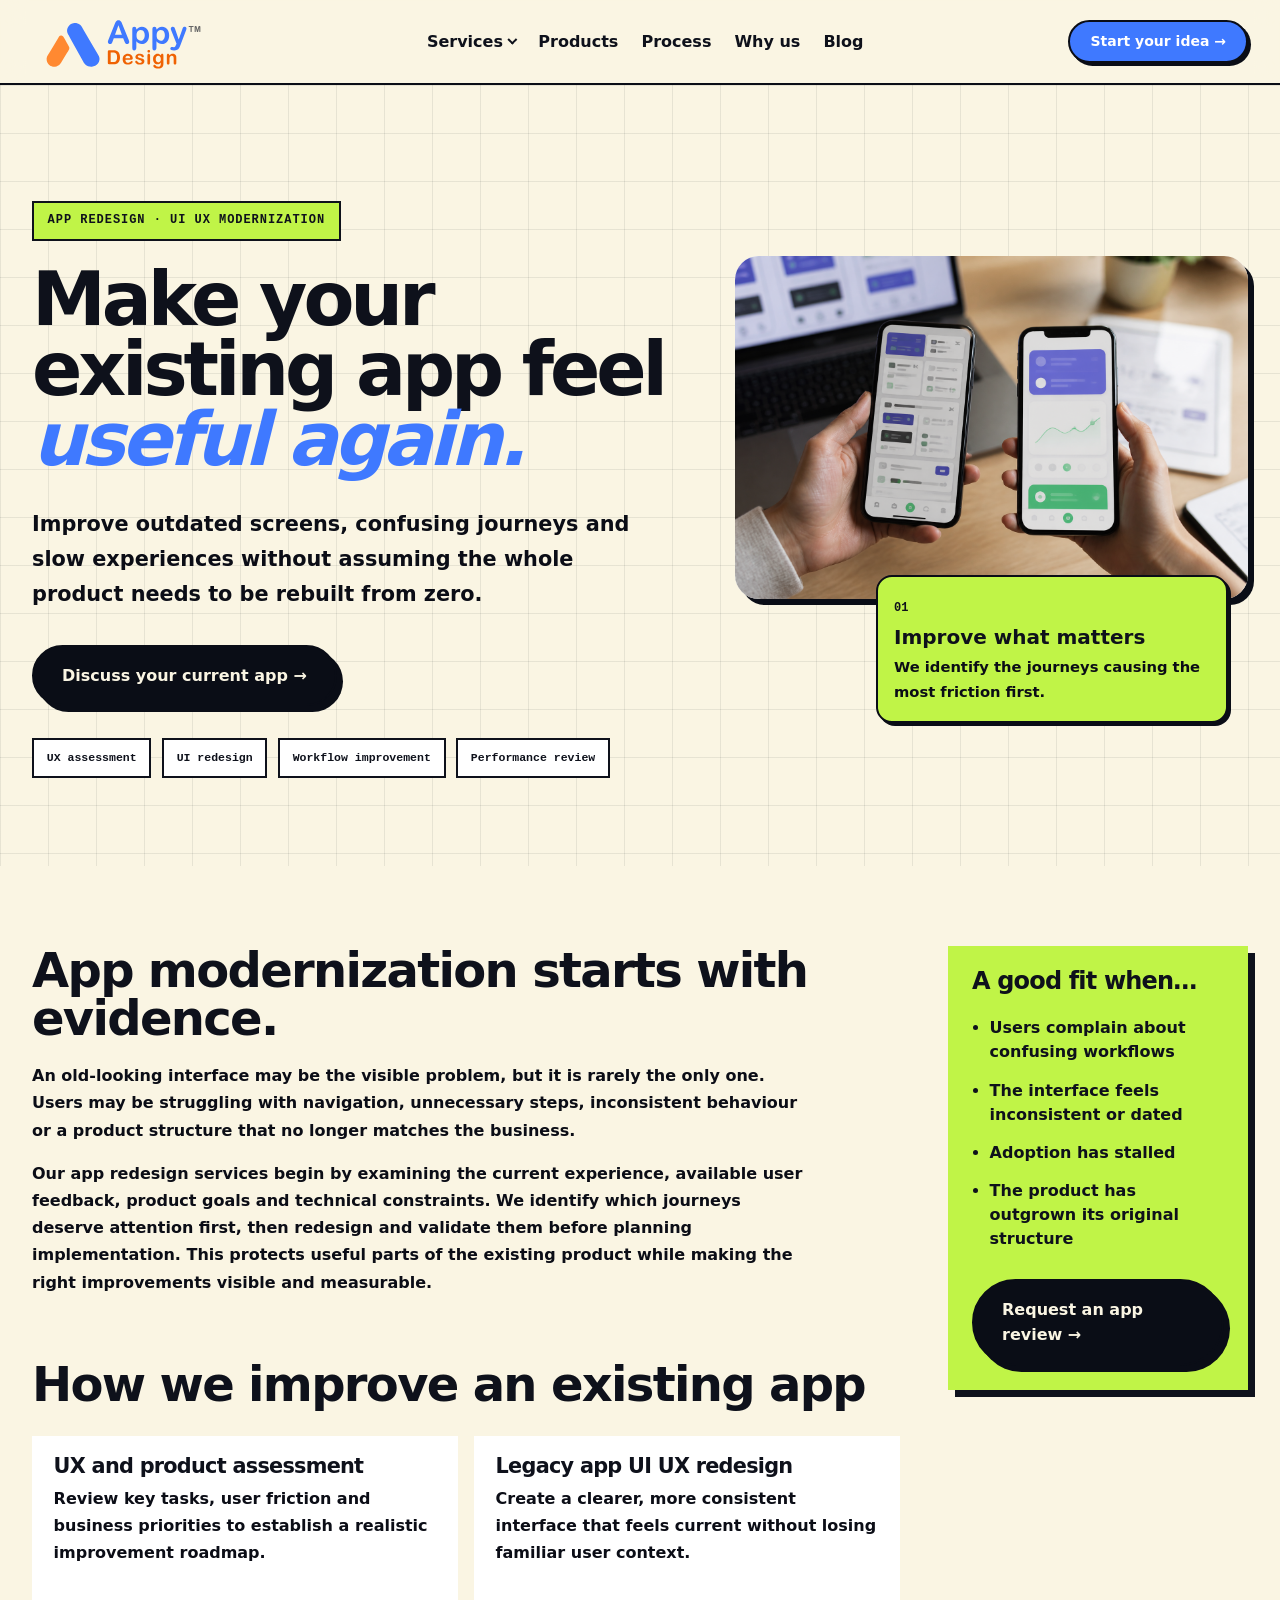
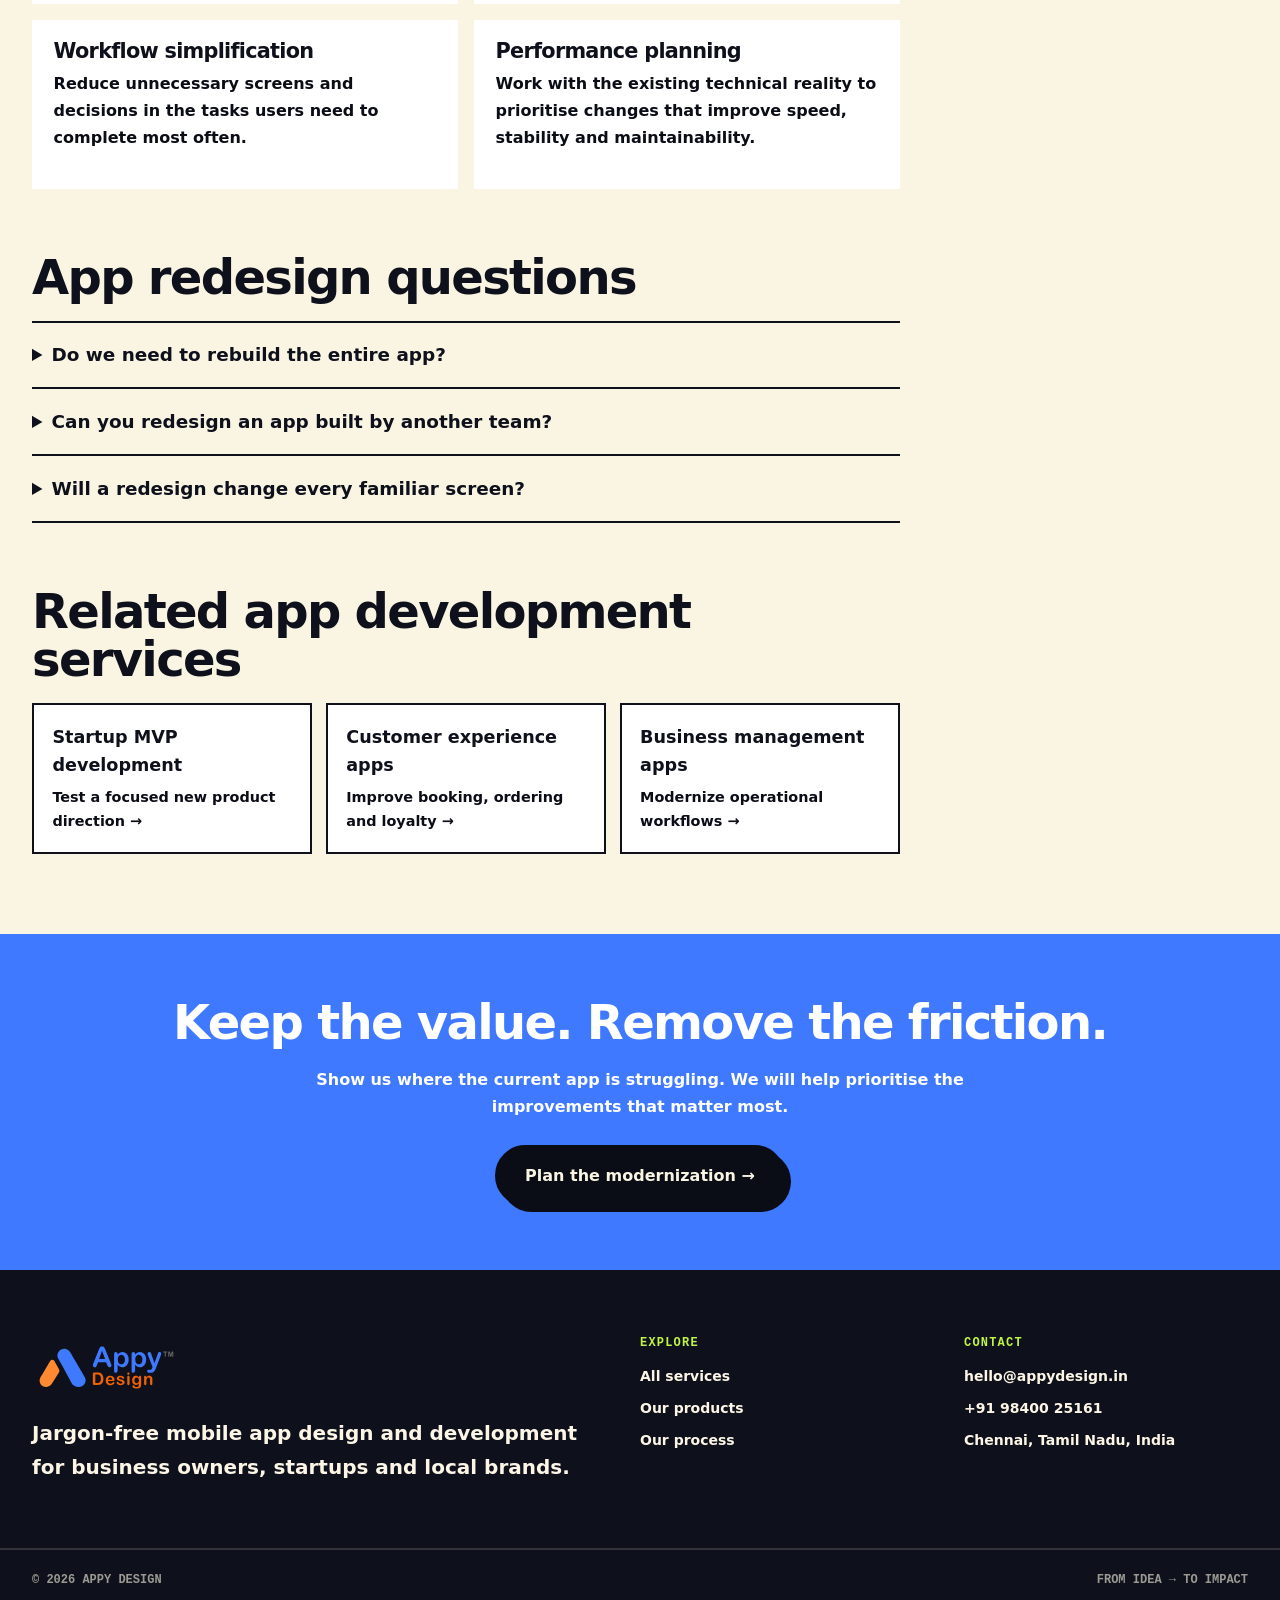
<file: app-modernization-services.html>
<!DOCTYPE html>
<html lang="en-IN">
<head>
  <meta charset="UTF-8">
  <meta name="viewport" content="width=device-width, initial-scale=1.0">
  <meta http-equiv="Content-Security-Policy" content="default-src 'self'; script-src 'self' https://www.googletagmanager.com; script-src-attr 'none'; style-src 'self' 'unsafe-inline' https://fonts.googleapis.com; font-src 'self' https://fonts.gstatic.com; img-src 'self' data: https://www.google-analytics.com https://www.googletagmanager.com; connect-src 'self' https://fonts.googleapis.com https://fonts.gstatic.com https://www.google-analytics.com https://region1.google-analytics.com https://www.googletagmanager.com; form-action 'self' https://docs.google.com; frame-src https://docs.google.com; object-src 'none'; base-uri 'self'; manifest-src 'self'; worker-src 'none';">
  <meta name="referrer" content="strict-origin-when-cross-origin">
  <title>App Redesign &amp; Modernization Chennai | Appy Design</title>
  <meta name="description" content="Mobile app redesign and modernization services for outdated UI UX, confusing workflows and performance problems. Design-led improvement from Chennai.">
  <meta name="robots" content="index, follow, max-image-preview:large, max-snippet:-1">
  <meta name="theme-color" content="#f5f0e8">
  <link rel="canonical" href="https://appydesign.in/app-modernization-services.html">
  <link rel="alternate" hreflang="en-IN" href="https://appydesign.in/app-modernization-services.html">
  <link rel="alternate" hreflang="x-default" href="https://appydesign.in/app-modernization-services.html">
  <meta property="og:type" content="website"><meta property="og:site_name" content="Appy Design">
  <meta property="og:title" content="App Redesign &amp; Modernization Chennai | Appy Design">
  <meta property="og:description" content="Improve an outdated app with clearer UI UX, smoother workflows and better performance.">
  <meta property="og:url" content="https://appydesign.in/app-modernization-services.html">
  <meta property="og:image" content="https://appydesign.in/images/about-team.jpg">
  <meta name="twitter:card" content="summary_large_image">
  <meta name="twitter:title" content="App Redesign &amp; Modernization Chennai | Appy Design">
  <meta name="twitter:description" content="Improve an outdated app with clearer UI UX, smoother workflows and better performance.">
  <meta name="twitter:image" content="https://appydesign.in/images/about-team.jpg">
  <script src="analytics.js"></script>
  <script async src="https://www.googletagmanager.com/gtag/js?id=G-CYZZQPG89H"></script>
  <link rel="icon" type="image/svg+xml" href="images/appy-icon.svg"><link rel="stylesheet" href="style.css">
  <link rel="preconnect" href="https://fonts.googleapis.com"><link rel="preconnect" href="https://fonts.gstatic.com" crossorigin>
  <link rel="stylesheet" href="https://fonts.googleapis.com/css2?family=Bricolage+Grotesque:opsz,wght@12..96,600;12..96,700;12..96,800&family=Inter:wght@600;700&family=JetBrains+Mono:wght@600&display=swap">
  <script type="application/ld+json">
  {"@context":"https://schema.org","@graph":[
    {"@type":"Service","@id":"https://appydesign.in/app-modernization-services.html#service","name":"App Redesign and Modernization Services","serviceType":"Legacy mobile app UI UX redesign and modernization","description":"Mobile app assessment, UX redesign, interface modernization and performance improvement services.","url":"https://appydesign.in/app-modernization-services.html","provider":{"@id":"https://appydesign.in/#business"},"areaServed":[{"@type":"City","name":"Chennai"},{"@type":"Country","name":"India"},{"@type":"Place","name":"Worldwide"}]},
    {"@type":"BreadcrumbList","itemListElement":[{"@type":"ListItem","position":1,"name":"Home","item":"https://appydesign.in/"},{"@type":"ListItem","position":2,"name":"App Redesign and Modernization","item":"https://appydesign.in/app-modernization-services.html"}]}
  ]}
  </script>
  <script type="application/ld+json">
  {"@context":"https://schema.org","@type":"FAQPage","mainEntity":[
    {"@type":"Question","name":"Do we need to rebuild the entire app?","acceptedAnswer":{"@type":"Answer","text":"Not always. We assess the current product and technology before recommending a redesign, phased modernization or full rebuild."}},
    {"@type":"Question","name":"Can you redesign an app built by another team?","acceptedAnswer":{"@type":"Answer","text":"Yes. We can evaluate the existing experience and collaborate around the current codebase, documentation and business constraints."}},
    {"@type":"Question","name":"Will a redesign change every familiar screen?","acceptedAnswer":{"@type":"Answer","text":"No. Good modernization keeps what users understand, improves what creates friction and introduces change with a clear reason."}}
  ]}
  </script>
</head>
<body>
  <header class="nav"><nav class="container nav-inner" aria-label="Main navigation"><a href="index.html" class="nav-logo" aria-label="Appy Design home"><img src="images/appy-logo.svg" alt="Appy Design" width="155" height="62" style="padding:6px"></a><div class="nav-links"><div class="nav-item nav-item-has-menu"><a href="index.html#what-we-build" class="nav-menu-trigger">Services</a><div class="nav-submenu" aria-label="What we build services"><a href="business-management-app-development.html">Business Management Apps</a><a href="customer-experience-app-development.html">Customer Experience Apps</a><a href="startup-mvp-app-development.html">Startup MVPs</a><a href="local-business-app-development.html">Local Business Apps</a><a href="app-modernization-services.html">App Modernization</a></div></div><a href="products.html">Products</a><a href="index.html#process">Process</a><a href="index.html#why-us">Why us</a><a href="https://appydesign.in/blog" target="_blank" rel="noopener noreferrer">Blog</a></div><a href="index.html#contact-modal" class="nav-cta">Start your idea →</a></nav></header>
  <main class="service-page">
    <section class="service-hero bg-grid"><div class="container service-hero-inner"><div class="service-hero-copy"><p class="service-kicker">App redesign · UI UX modernization</p><h1>Make your existing app feel <span>useful again.</span></h1><p class="service-lead">Improve outdated screens, confusing journeys and slow experiences without assuming the whole product needs to be rebuilt from zero.</p><a href="index.html#contact-modal" class="btn-primary">Discuss your current app →</a><ul class="service-chips"><li>UX assessment</li><li>UI redesign</li><li>Workflow improvement</li><li>Performance review</li></ul></div><div class="service-hero-media"><figure class="service-visual"><img src="images/services/app-modernization.png" alt="App modernization before and after preview" width="960" height="640" loading="eager"></figure><div class="service-proof"><span>01</span><strong>Improve what matters</strong><p>We identify the journeys causing the most friction first.</p></div></div></div></section>
    <section class="service-content"><div class="container service-content-grid"><div class="service-main">
      <section><h2>App modernization starts with evidence.</h2><p>An old-looking interface may be the visible problem, but it is rarely the only one. Users may be struggling with navigation, unnecessary steps, inconsistent behaviour or a product structure that no longer matches the business.</p><p>Our app redesign services begin by examining the current experience, available user feedback, product goals and technical constraints. We identify which journeys deserve attention first, then redesign and validate them before planning implementation. This protects useful parts of the existing product while making the right improvements visible and measurable.</p></section>
      <section><h2>How we improve an existing app</h2><div class="service-feature-grid">
        <article><h3>UX and product assessment</h3><p>Review key tasks, user friction and business priorities to establish a realistic improvement roadmap.</p></article>
        <article><h3>Legacy app UI UX redesign</h3><p>Create a clearer, more consistent interface that feels current without losing familiar user context.</p></article>
        <article><h3>Workflow simplification</h3><p>Reduce unnecessary screens and decisions in the tasks users need to complete most often.</p></article>
        <article><h3>Performance planning</h3><p>Work with the existing technical reality to prioritise changes that improve speed, stability and maintainability.</p></article>
      </div></section>
      <section class="service-faq"><h2>App redesign questions</h2>
        <details><summary>Do we need to rebuild the entire app?</summary><p>Not always. We assess the current product and technology before recommending a redesign, phased modernization or full rebuild.</p></details>
        <details><summary>Can you redesign an app built by another team?</summary><p>Yes. We can evaluate the existing experience and collaborate around the current codebase, documentation and business constraints.</p></details>
        <details><summary>Will a redesign change every familiar screen?</summary><p>No. Good modernization keeps what users understand, improves what creates friction and introduces change with a clear reason.</p></details>
      </section>
      <section class="related-services"><h2>Related app development services</h2><div><a href="startup-mvp-app-development.html"><strong>Startup MVP development</strong><span>Test a focused new product direction →</span></a><a href="customer-experience-app-development.html"><strong>Customer experience apps</strong><span>Improve booking, ordering and loyalty →</span></a><a href="business-management-app-development.html"><strong>Business management apps</strong><span>Modernize operational workflows →</span></a></div></section>
    </div><aside class="service-aside"><h2>A good fit when…</h2><ul><li>Users complain about confusing workflows</li><li>The interface feels inconsistent or dated</li><li>Adoption has stalled</li><li>The product has outgrown its original structure</li></ul><a href="index.html#contact-modal" class="btn-primary">Request an app review →</a></aside></div></section>
    <section class="service-cta"><div class="container"><h2>Keep the value. Remove the friction.</h2><p>Show us where the current app is struggling. We will help prioritise the improvements that matter most.</p><a href="index.html#contact-modal" class="btn-primary">Plan the modernization →</a></div></section>
  </main>
  <footer class="footer"><div class="container footer-inner"><div><div class="footer-logo"><img src="images/appy-logo.svg" alt="Appy Design" width="155" height="62"></div><p class="footer-tagline">Jargon-free mobile app design and development for business owners, startups and local brands.</p></div><div><p class="footer-col-label">explore</p><ul class="footer-links"><li><a href="index.html#what-we-build">All services</a></li><li><a href="products.html">Our products</a></li><li><a href="index.html#process">Our process</a></li></ul></div><div><p class="footer-col-label">contact</p><ul class="footer-links"><li><a href="mailto:hello@appydesign.in">hello@appydesign.in</a></li><li><a href="tel:+919840025161">+91 98400 25161</a></li><li>Chennai, Tamil Nadu, India</li></ul></div></div><div class="footer-bottom"><div class="container footer-bottom-inner"><p>© 2026 Appy Design</p><p>From idea → to impact</p></div></div></footer>
</body>
</html>
</file>
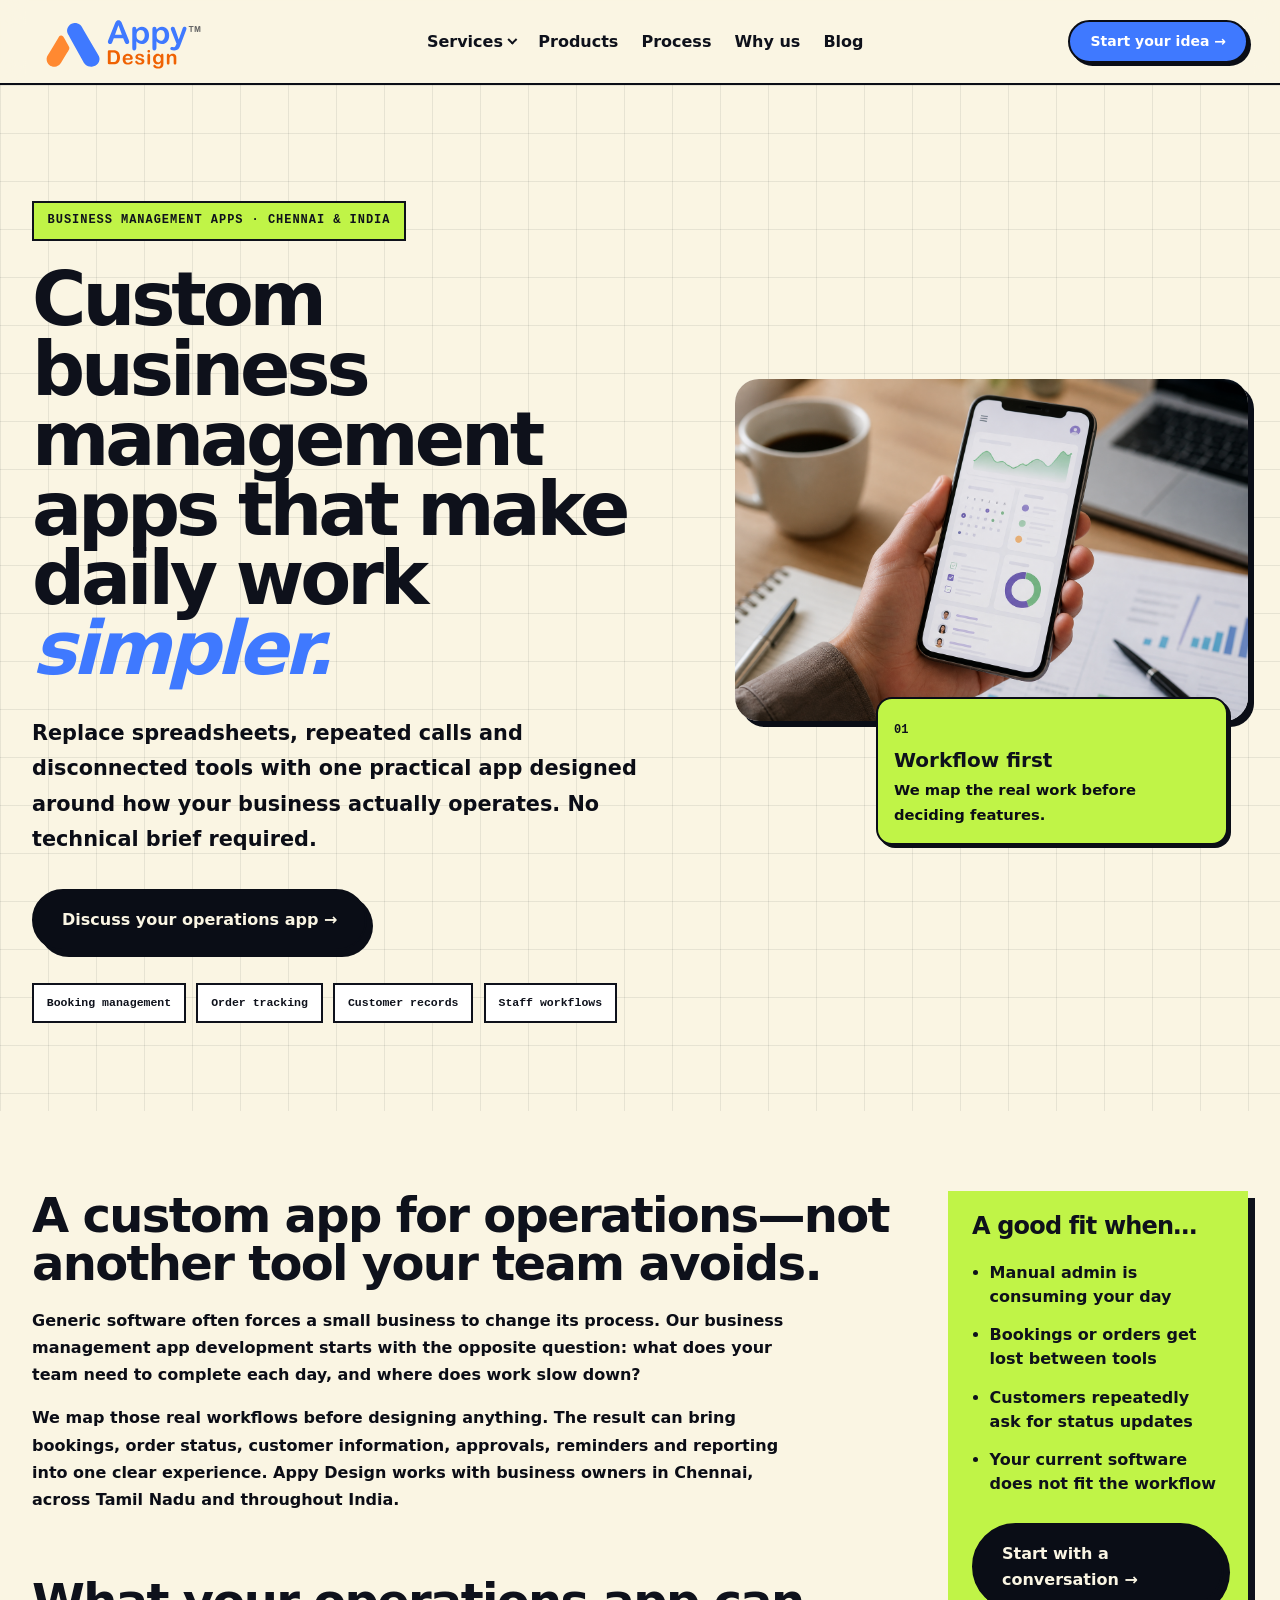
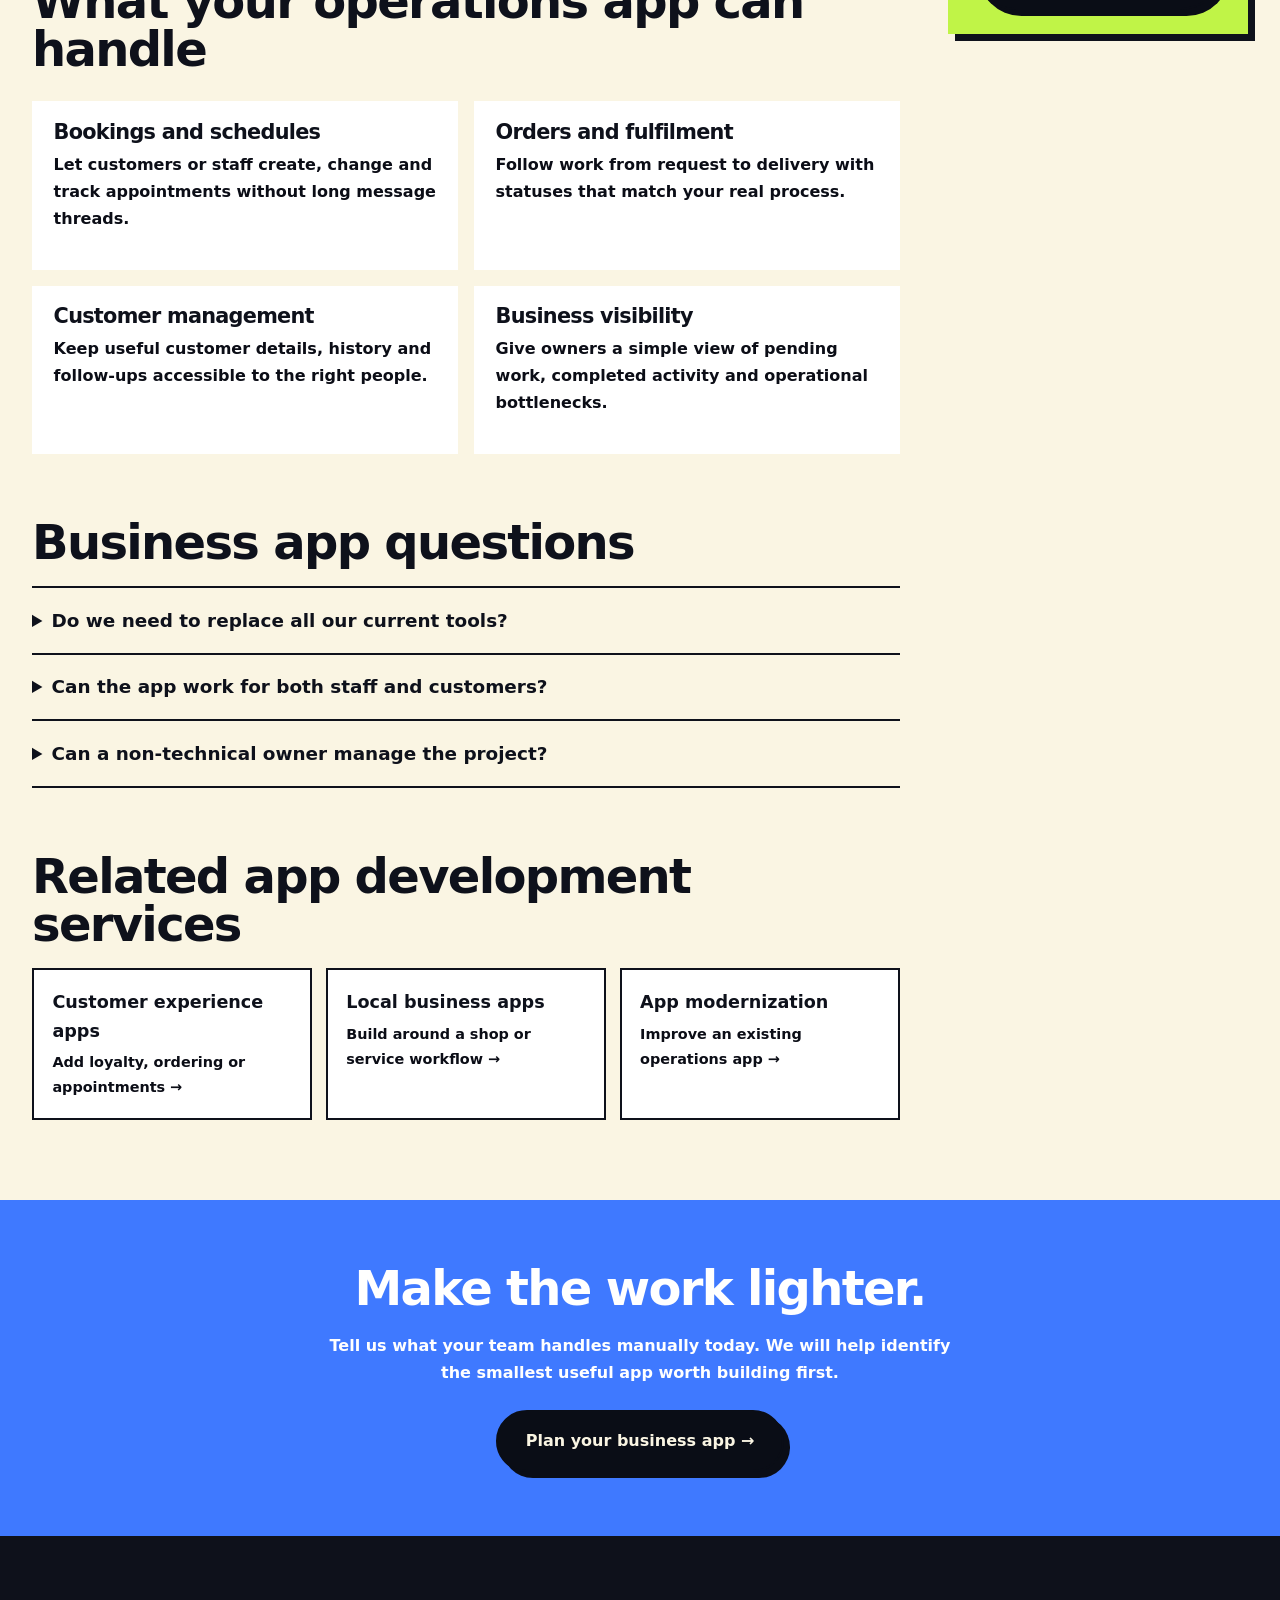
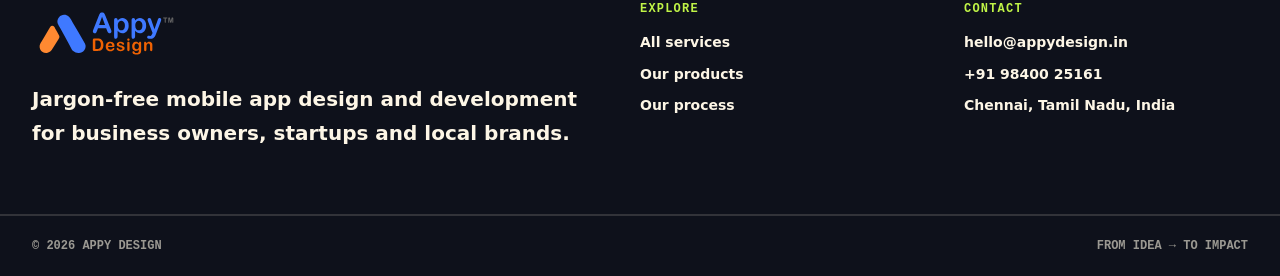
<file: business-management-app-development.html>
<!DOCTYPE html>
<html lang="en-IN">
<head>
  <meta charset="UTF-8">
  <meta name="viewport" content="width=device-width, initial-scale=1.0">
  <meta http-equiv="Content-Security-Policy" content="default-src 'self'; script-src 'self' https://www.googletagmanager.com; script-src-attr 'none'; style-src 'self' 'unsafe-inline' https://fonts.googleapis.com; font-src 'self' https://fonts.gstatic.com; img-src 'self' data: https://www.google-analytics.com https://www.googletagmanager.com; connect-src 'self' https://fonts.googleapis.com https://fonts.gstatic.com https://www.google-analytics.com https://region1.google-analytics.com https://www.googletagmanager.com; form-action 'self' https://docs.google.com; frame-src https://docs.google.com; object-src 'none'; base-uri 'self'; manifest-src 'self'; worker-src 'none';">
  <meta name="referrer" content="strict-origin-when-cross-origin">
  <title>Business Management App Development Chennai | Appy Design</title>
  <meta name="description" content="Custom business management app development for bookings, orders, customers and daily operations. Built in Chennai for small businesses across India.">
  <meta name="robots" content="index, follow, max-image-preview:large, max-snippet:-1">
  <meta name="theme-color" content="#f5f0e8">
  <link rel="canonical" href="https://appydesign.in/business-management-app-development.html">
  <link rel="alternate" hreflang="en-IN" href="https://appydesign.in/business-management-app-development.html">
  <link rel="alternate" hreflang="x-default" href="https://appydesign.in/business-management-app-development.html">
  <meta property="og:type" content="website">
  <meta property="og:site_name" content="Appy Design">
  <meta property="og:title" content="Business Management App Development | Appy Design">
  <meta property="og:description" content="Custom apps that simplify bookings, orders, customers and everyday business operations.">
  <meta property="og:url" content="https://appydesign.in/business-management-app-development.html">
  <meta property="og:image" content="https://appydesign.in/images/hero-owner.jpg">
  <meta name="twitter:card" content="summary_large_image">
  <meta name="twitter:title" content="Business Management App Development Chennai | Appy Design">
  <meta name="twitter:description" content="Custom apps that simplify bookings, orders, customers and everyday business operations.">
  <meta name="twitter:image" content="https://appydesign.in/images/hero-owner.jpg">
  <script src="analytics.js"></script>
  <script async src="https://www.googletagmanager.com/gtag/js?id=G-CYZZQPG89H"></script>
  <link rel="icon" type="image/svg+xml" href="images/appy-icon.svg">
  <link rel="stylesheet" href="style.css">
  <link rel="preconnect" href="https://fonts.googleapis.com">
  <link rel="preconnect" href="https://fonts.gstatic.com" crossorigin>
  <link rel="stylesheet" href="https://fonts.googleapis.com/css2?family=Bricolage+Grotesque:opsz,wght@12..96,600;12..96,700;12..96,800&family=Inter:wght@600;700&family=JetBrains+Mono:wght@600&display=swap">
  <script type="application/ld+json">
  {
    "@context": "https://schema.org",
    "@graph": [
      {
        "@type": "Service",
        "@id": "https://appydesign.in/business-management-app-development.html#service",
        "name": "Business Management App Development",
        "serviceType": "Custom business management app development",
        "description": "Design and development of custom apps for bookings, orders, customers, staff and business operations.",
        "url": "https://appydesign.in/business-management-app-development.html",
        "provider": {"@id": "https://appydesign.in/#business"},
        "areaServed": [{"@type":"City","name":"Chennai"},{"@type":"Country","name":"India"},{"@type":"Place","name":"Worldwide"}]
      },
      {
        "@type": "BreadcrumbList",
        "itemListElement": [
          {"@type":"ListItem","position":1,"name":"Home","item":"https://appydesign.in/"},
          {"@type":"ListItem","position":2,"name":"Business Management App Development","item":"https://appydesign.in/business-management-app-development.html"}
        ]
      }
    ]
  }
  </script>
  <script type="application/ld+json">
  {
    "@context": "https://schema.org",
    "@type": "FAQPage",
    "mainEntity": [
      {
        "@type": "Question",
        "name": "Do we need to replace all our current tools?",
        "acceptedAnswer": {
          "@type": "Answer",
          "text": "Not necessarily. We first identify what should be simplified, what can stay and which existing systems should connect to the new app."
        }
      },
      {
        "@type": "Question",
        "name": "Can the app work for both staff and customers?",
        "acceptedAnswer": {
          "@type": "Answer",
          "text": "Yes. We can design separate roles and experiences so customers see only what they need while your team manages the operational workflow."
        }
      },
      {
        "@type": "Question",
        "name": "Can a non-technical owner manage the project?",
        "acceptedAnswer": {
          "@type": "Answer",
          "text": "Absolutely. Our process uses prototypes, short decisions and plain-language progress updates instead of expecting you to write technical specifications."
        }
      }
    ]
  }
  </script>
</head>
<body>
  <header class="nav">
    <nav class="container nav-inner" aria-label="Main navigation">
      <a href="index.html" class="nav-logo" aria-label="Appy Design home"><img src="images/appy-logo.svg" alt="Appy Design" width="155" height="62" style="padding:6px"></a>
      <div class="nav-links"><div class="nav-item nav-item-has-menu"><a href="index.html#what-we-build" class="nav-menu-trigger">Services</a><div class="nav-submenu" aria-label="What we build services"><a href="business-management-app-development.html">Business Management Apps</a><a href="customer-experience-app-development.html">Customer Experience Apps</a><a href="startup-mvp-app-development.html">Startup MVPs</a><a href="local-business-app-development.html">Local Business Apps</a><a href="app-modernization-services.html">App Modernization</a></div></div><a href="products.html">Products</a><a href="index.html#process">Process</a><a href="index.html#why-us">Why us</a><a href="https://appydesign.in/blog" target="_blank" rel="noopener noreferrer">Blog</a></div>
      <a href="index.html#contact-modal" class="nav-cta">Start your idea →</a>
    </nav>
  </header>
  <main class="service-page">
    <section class="service-hero bg-grid">
      <div class="container service-hero-inner">
        <div class="service-hero-copy">
          <p class="service-kicker">Business management apps · Chennai &amp; India</p>
          <h1>Custom business management apps that make daily work <span>simpler.</span></h1>
          <p class="service-lead">Replace spreadsheets, repeated calls and disconnected tools with one practical app designed around how your business actually operates. No technical brief required.</p>
          <a href="index.html#contact-modal" class="btn-primary">Discuss your operations app →</a>
          <ul class="service-chips"><li>Booking management</li><li>Order tracking</li><li>Customer records</li><li>Staff workflows</li></ul>
        </div>
        <div class="service-hero-media">
          <figure class="service-visual">
            <img src="images/services/business-management-app.png" alt="Business management app dashboard preview" width="960" height="640" loading="eager">
          </figure>
          <div class="service-proof"><span>01</span><strong>Workflow first</strong><p>We map the real work before deciding features.</p></div>
        </div>
      </div>
    </section>
    <section class="service-content">
      <div class="container service-content-grid">
        <div class="service-main">
          <section>
            <h2>A custom app for operations—not another tool your team avoids.</h2>
            <p>Generic software often forces a small business to change its process. Our business management app development starts with the opposite question: what does your team need to complete each day, and where does work slow down?</p>
            <p>We map those real workflows before designing anything. The result can bring bookings, order status, customer information, approvals, reminders and reporting into one clear experience. Appy Design works with business owners in Chennai, across Tamil Nadu and throughout India.</p>
          </section>
          <section>
            <h2>What your operations app can handle</h2>
            <div class="service-feature-grid">
              <article><h3>Bookings and schedules</h3><p>Let customers or staff create, change and track appointments without long message threads.</p></article>
              <article><h3>Orders and fulfilment</h3><p>Follow work from request to delivery with statuses that match your real process.</p></article>
              <article><h3>Customer management</h3><p>Keep useful customer details, history and follow-ups accessible to the right people.</p></article>
              <article><h3>Business visibility</h3><p>Give owners a simple view of pending work, completed activity and operational bottlenecks.</p></article>
            </div>
          </section>
          <section class="service-faq">
            <h2>Business app questions</h2>
            <details><summary>Do we need to replace all our current tools?</summary><p>Not necessarily. We first identify what should be simplified, what can stay and which existing systems should connect to the new app.</p></details>
            <details><summary>Can the app work for both staff and customers?</summary><p>Yes. We can design separate roles and experiences so customers see only what they need while your team manages the operational workflow.</p></details>
            <details><summary>Can a non-technical owner manage the project?</summary><p>Absolutely. Our process uses prototypes, short decisions and plain-language progress updates instead of expecting you to write technical specifications.</p></details>
          </section>
          <section class="related-services"><h2>Related app development services</h2><div><a href="customer-experience-app-development.html"><strong>Customer experience apps</strong><span>Add loyalty, ordering or appointments →</span></a><a href="local-business-app-development.html"><strong>Local business apps</strong><span>Build around a shop or service workflow →</span></a><a href="app-modernization-services.html"><strong>App modernization</strong><span>Improve an existing operations app →</span></a></div></section>
        </div>
        <aside class="service-aside">
          <h2>A good fit when…</h2>
          <ul><li>Manual admin is consuming your day</li><li>Bookings or orders get lost between tools</li><li>Customers repeatedly ask for status updates</li><li>Your current software does not fit the workflow</li></ul>
          <a href="index.html#contact-modal" class="btn-primary">Start with a conversation →</a>
        </aside>
      </div>
    </section>
    <section class="service-cta"><div class="container"><h2>Make the work lighter.</h2><p>Tell us what your team handles manually today. We will help identify the smallest useful app worth building first.</p><a href="index.html#contact-modal" class="btn-primary">Plan your business app →</a></div></section>
  </main>
  <footer class="footer"><div class="container footer-inner"><div><div class="footer-logo"><img src="images/appy-logo.svg" alt="Appy Design" width="155" height="62"></div><p class="footer-tagline">Jargon-free mobile app design and development for business owners, startups and local brands.</p></div><div><p class="footer-col-label">explore</p><ul class="footer-links"><li><a href="index.html#what-we-build">All services</a></li><li><a href="products.html">Our products</a></li><li><a href="index.html#process">Our process</a></li></ul></div><div><p class="footer-col-label">contact</p><ul class="footer-links"><li><a href="mailto:hello@appydesign.in">hello@appydesign.in</a></li><li><a href="tel:+919840025161">+91 98400 25161</a></li><li>Chennai, Tamil Nadu, India</li></ul></div></div><div class="footer-bottom"><div class="container footer-bottom-inner"><p>© 2026 Appy Design</p><p>From idea → to impact</p></div></div></footer>
</body>
</html>
</file>
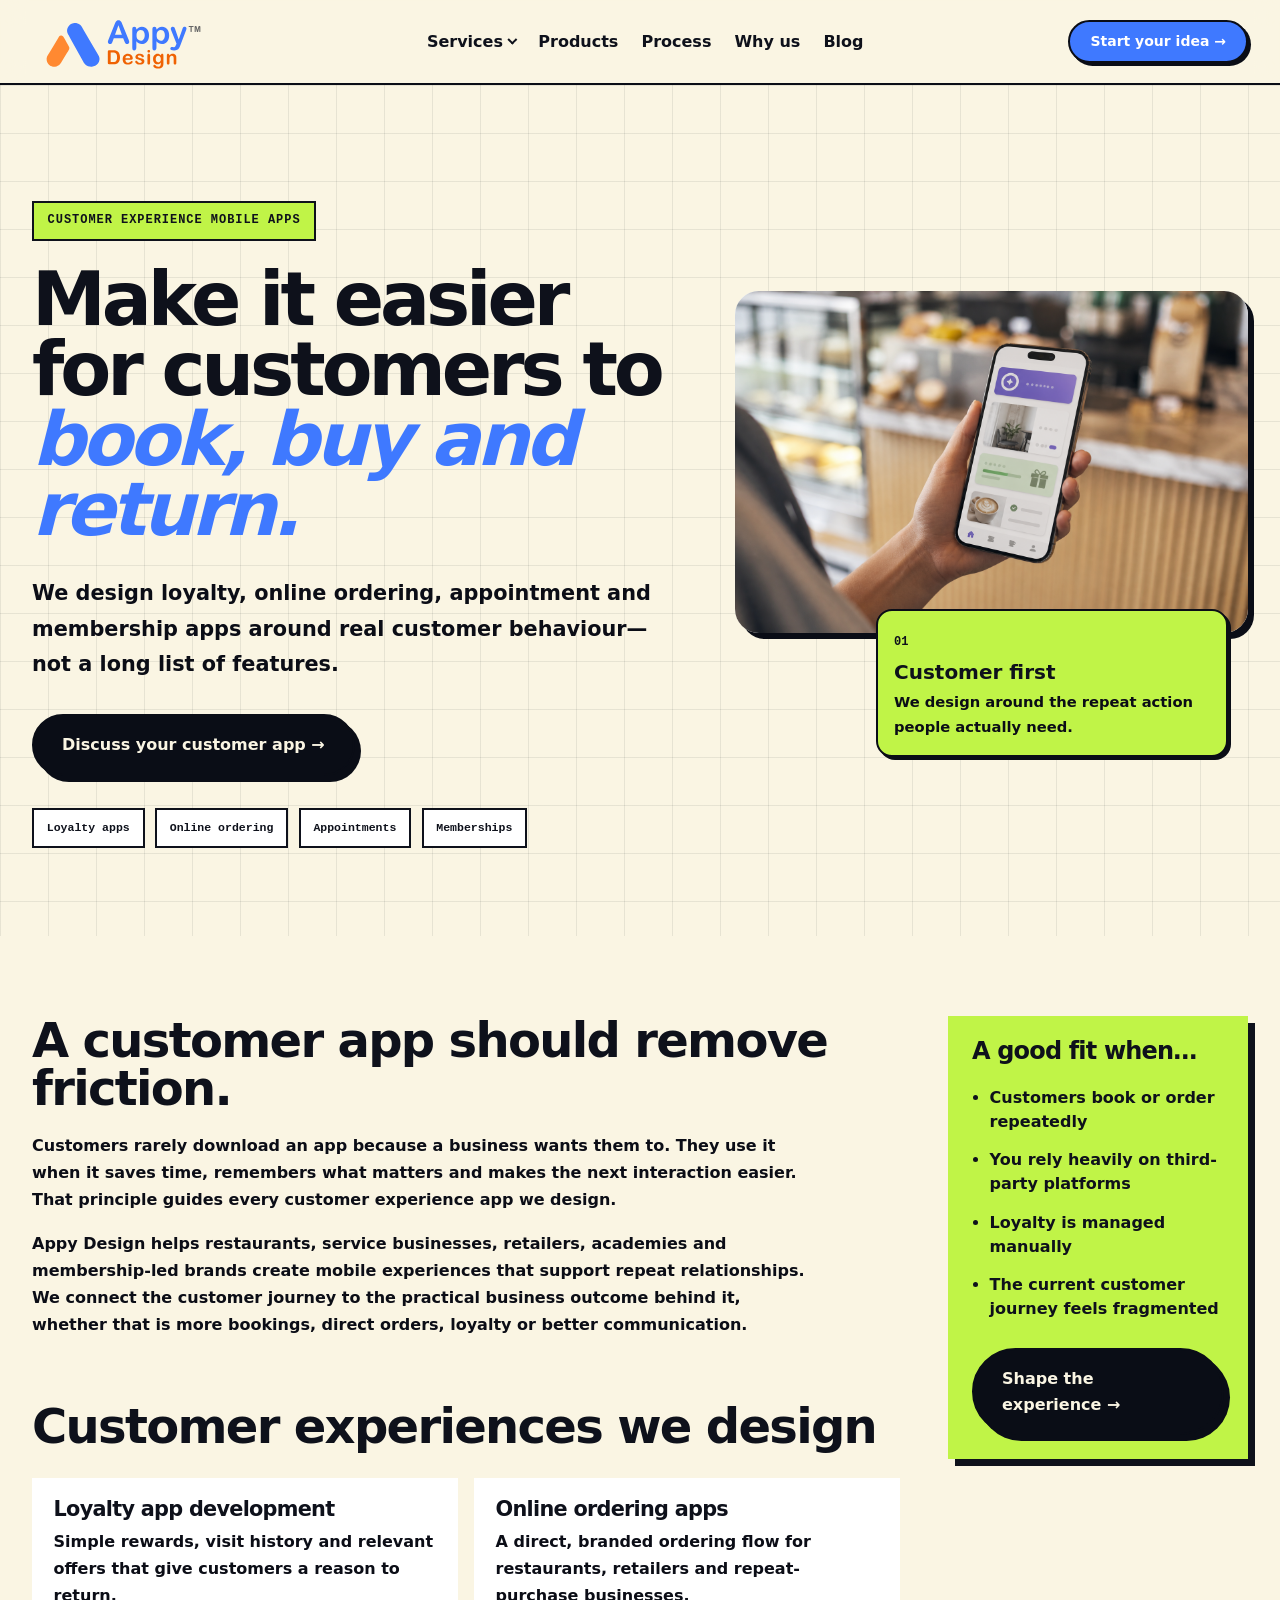
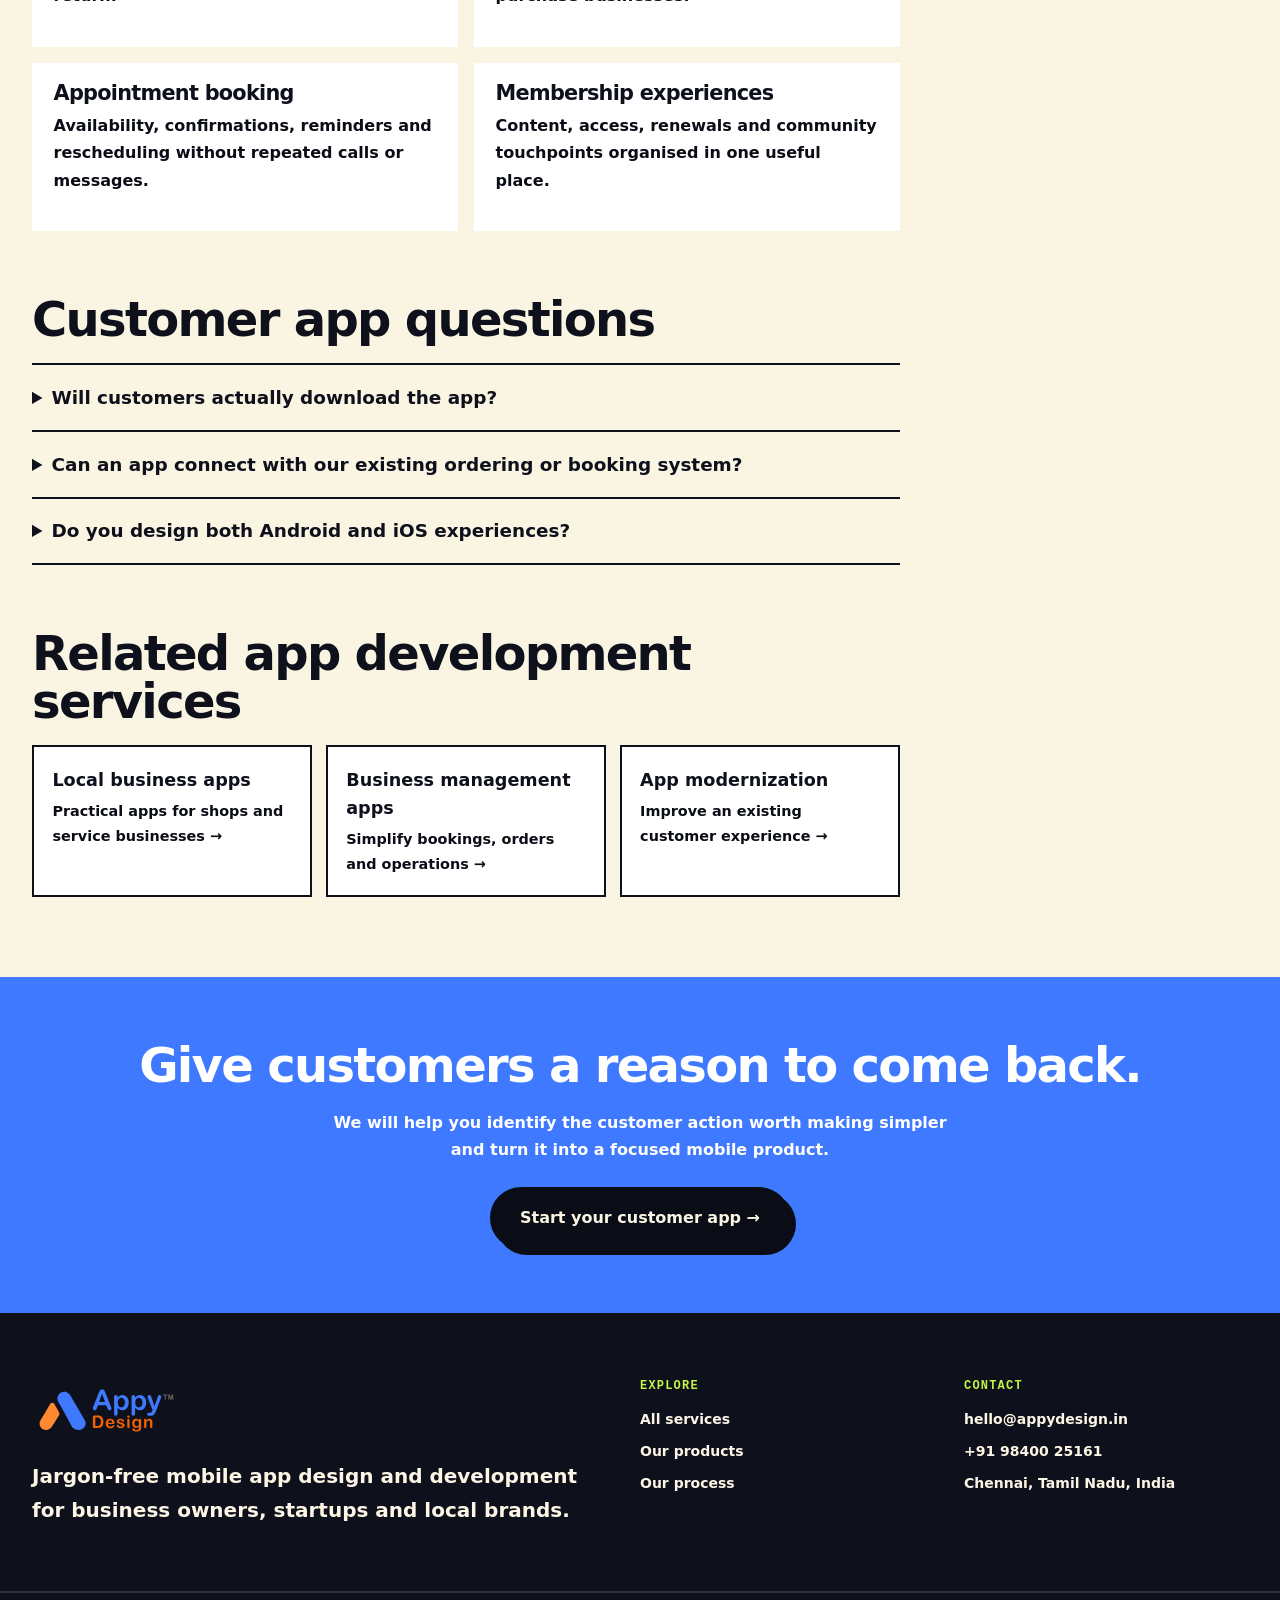
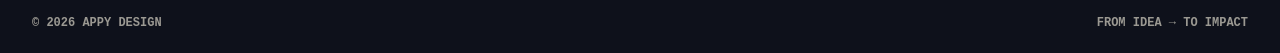
<file: customer-experience-app-development.html>
<!DOCTYPE html>
<html lang="en-IN">
<head>
  <meta charset="UTF-8">
  <meta name="viewport" content="width=device-width, initial-scale=1.0">
  <meta http-equiv="Content-Security-Policy" content="default-src 'self'; script-src 'self' https://www.googletagmanager.com; script-src-attr 'none'; style-src 'self' 'unsafe-inline' https://fonts.googleapis.com; font-src 'self' https://fonts.gstatic.com; img-src 'self' data: https://www.google-analytics.com https://www.googletagmanager.com; connect-src 'self' https://fonts.googleapis.com https://fonts.gstatic.com https://www.google-analytics.com https://region1.google-analytics.com https://www.googletagmanager.com; form-action 'self' https://docs.google.com; frame-src https://docs.google.com; object-src 'none'; base-uri 'self'; manifest-src 'self'; worker-src 'none';">
  <meta name="referrer" content="strict-origin-when-cross-origin">
  <title>Customer Experience App Development Chennai | Appy</title>
  <meta name="description" content="Customer experience app development for loyalty, ordering, appointments and memberships. Design-led mobile apps for growing Indian businesses.">
  <meta name="robots" content="index, follow, max-image-preview:large, max-snippet:-1">
  <meta name="theme-color" content="#f5f0e8">
  <link rel="canonical" href="https://appydesign.in/customer-experience-app-development.html">
  <link rel="alternate" hreflang="en-IN" href="https://appydesign.in/customer-experience-app-development.html">
  <link rel="alternate" hreflang="x-default" href="https://appydesign.in/customer-experience-app-development.html">
  <meta property="og:type" content="website">
  <meta property="og:site_name" content="Appy Design">
  <meta property="og:title" content="Customer Experience App Development Chennai | Appy Design">
  <meta property="og:description" content="Loyalty, online ordering, appointment and membership apps customers enjoy using.">
  <meta property="og:url" content="https://appydesign.in/customer-experience-app-development.html">
  <meta property="og:image" content="https://appydesign.in/images/hero-owner.jpg">
  <meta name="twitter:card" content="summary_large_image">
  <meta name="twitter:title" content="Customer Experience App Development Chennai | Appy Design">
  <meta name="twitter:description" content="Loyalty, online ordering, appointment and membership apps customers enjoy using.">
  <meta name="twitter:image" content="https://appydesign.in/images/hero-owner.jpg">
  <script src="analytics.js"></script>
  <script async src="https://www.googletagmanager.com/gtag/js?id=G-CYZZQPG89H"></script>
  <link rel="icon" type="image/svg+xml" href="images/appy-icon.svg">
  <link rel="stylesheet" href="style.css">
  <link rel="preconnect" href="https://fonts.googleapis.com">
  <link rel="preconnect" href="https://fonts.gstatic.com" crossorigin>
  <link rel="stylesheet" href="https://fonts.googleapis.com/css2?family=Bricolage+Grotesque:opsz,wght@12..96,600;12..96,700;12..96,800&family=Inter:wght@600;700&family=JetBrains+Mono:wght@600&display=swap">
  <script type="application/ld+json">
  {"@context":"https://schema.org","@graph":[
    {"@type":"Service","@id":"https://appydesign.in/customer-experience-app-development.html#service","name":"Customer Experience App Development","serviceType":"Loyalty, ordering, appointment and membership app development","description":"Design and development of mobile apps that improve customer booking, buying, loyalty and service experiences.","url":"https://appydesign.in/customer-experience-app-development.html","provider":{"@id":"https://appydesign.in/#business"},"areaServed":[{"@type":"City","name":"Chennai"},{"@type":"Country","name":"India"},{"@type":"Place","name":"Worldwide"}]},
    {"@type":"BreadcrumbList","itemListElement":[{"@type":"ListItem","position":1,"name":"Home","item":"https://appydesign.in/"},{"@type":"ListItem","position":2,"name":"Customer Experience App Development","item":"https://appydesign.in/customer-experience-app-development.html"}]}
  ]}
  </script>
  <script type="application/ld+json">
  {"@context":"https://schema.org","@type":"FAQPage","mainEntity":[
    {"@type":"Question","name":"Will customers actually download the app?","acceptedAnswer":{"@type":"Answer","text":"That depends on the value it offers. We define the repeat customer need and adoption plan before recommending features or beginning development."}},
    {"@type":"Question","name":"Can an app connect with our existing ordering or booking system?","acceptedAnswer":{"@type":"Answer","text":"Often, yes. We review the system and available integrations during discovery so the build plan is based on what is technically and commercially sensible."}},
    {"@type":"Question","name":"Do you design both Android and iOS experiences?","acceptedAnswer":{"@type":"Answer","text":"Yes. We design responsive mobile experiences with the interaction patterns and quality expected by users on both platforms."}}
  ]}
  </script>
</head>
<body>
  <header class="nav"><nav class="container nav-inner" aria-label="Main navigation"><a href="index.html" class="nav-logo" aria-label="Appy Design home"><img src="images/appy-logo.svg" alt="Appy Design" width="155" height="62" style="padding:6px"></a><div class="nav-links"><div class="nav-item nav-item-has-menu"><a href="index.html#what-we-build" class="nav-menu-trigger">Services</a><div class="nav-submenu" aria-label="What we build services"><a href="business-management-app-development.html">Business Management Apps</a><a href="customer-experience-app-development.html">Customer Experience Apps</a><a href="startup-mvp-app-development.html">Startup MVPs</a><a href="local-business-app-development.html">Local Business Apps</a><a href="app-modernization-services.html">App Modernization</a></div></div><a href="products.html">Products</a><a href="index.html#process">Process</a><a href="index.html#why-us">Why us</a><a href="https://appydesign.in/blog" target="_blank" rel="noopener noreferrer">Blog</a></div><a href="index.html#contact-modal" class="nav-cta">Start your idea →</a></nav></header>
  <main class="service-page">
    <section class="service-hero bg-grid"><div class="container service-hero-inner"><div class="service-hero-copy"><p class="service-kicker">Customer experience mobile apps</p><h1>Make it easier for customers to <span>book, buy and return.</span></h1><p class="service-lead">We design loyalty, online ordering, appointment and membership apps around real customer behaviour—not a long list of features.</p><a href="index.html#contact-modal" class="btn-primary">Discuss your customer app →</a><ul class="service-chips"><li>Loyalty apps</li><li>Online ordering</li><li>Appointments</li><li>Memberships</li></ul></div><div class="service-hero-media"><figure class="service-visual"><img src="images/services/customer-experience-app.png" alt="Customer experience mobile app preview" width="960" height="640" loading="eager"></figure><div class="service-proof"><span>01</span><strong>Customer first</strong><p>We design around the repeat action people actually need.</p></div></div></div></section>
    <section class="service-content"><div class="container service-content-grid"><div class="service-main">
      <section><h2>A customer app should remove friction.</h2><p>Customers rarely download an app because a business wants them to. They use it when it saves time, remembers what matters and makes the next interaction easier. That principle guides every customer experience app we design.</p><p>Appy Design helps restaurants, service businesses, retailers, academies and membership-led brands create mobile experiences that support repeat relationships. We connect the customer journey to the practical business outcome behind it, whether that is more bookings, direct orders, loyalty or better communication.</p></section>
      <section><h2>Customer experiences we design</h2><div class="service-feature-grid">
        <article><h3>Loyalty app development</h3><p>Simple rewards, visit history and relevant offers that give customers a reason to return.</p></article>
        <article><h3>Online ordering apps</h3><p>A direct, branded ordering flow for restaurants, retailers and repeat-purchase businesses.</p></article>
        <article><h3>Appointment booking</h3><p>Availability, confirmations, reminders and rescheduling without repeated calls or messages.</p></article>
        <article><h3>Membership experiences</h3><p>Content, access, renewals and community touchpoints organised in one useful place.</p></article>
      </div></section>
      <section class="service-faq"><h2>Customer app questions</h2>
        <details><summary>Will customers actually download the app?</summary><p>That depends on the value it offers. We define the repeat customer need and adoption plan before recommending features or beginning development.</p></details>
        <details><summary>Can an app connect with our existing ordering or booking system?</summary><p>Often, yes. We review the system and available integrations during discovery so the build plan is based on what is technically and commercially sensible.</p></details>
        <details><summary>Do you design both Android and iOS experiences?</summary><p>Yes. We design responsive mobile experiences with the interaction patterns and quality expected by users on both platforms.</p></details>
      </section>
      <section class="related-services"><h2>Related app development services</h2><div><a href="local-business-app-development.html"><strong>Local business apps</strong><span>Practical apps for shops and service businesses →</span></a><a href="business-management-app-development.html"><strong>Business management apps</strong><span>Simplify bookings, orders and operations →</span></a><a href="app-modernization-services.html"><strong>App modernization</strong><span>Improve an existing customer experience →</span></a></div></section>
    </div><aside class="service-aside"><h2>A good fit when…</h2><ul><li>Customers book or order repeatedly</li><li>You rely heavily on third-party platforms</li><li>Loyalty is managed manually</li><li>The current customer journey feels fragmented</li></ul><a href="index.html#contact-modal" class="btn-primary">Shape the experience →</a></aside></div></section>
    <section class="service-cta"><div class="container"><h2>Give customers a reason to come back.</h2><p>We will help you identify the customer action worth making simpler and turn it into a focused mobile product.</p><a href="index.html#contact-modal" class="btn-primary">Start your customer app →</a></div></section>
  </main>
  <footer class="footer"><div class="container footer-inner"><div><div class="footer-logo"><img src="images/appy-logo.svg" alt="Appy Design" width="155" height="62"></div><p class="footer-tagline">Jargon-free mobile app design and development for business owners, startups and local brands.</p></div><div><p class="footer-col-label">explore</p><ul class="footer-links"><li><a href="index.html#what-we-build">All services</a></li><li><a href="products.html">Our products</a></li><li><a href="index.html#process">Our process</a></li></ul></div><div><p class="footer-col-label">contact</p><ul class="footer-links"><li><a href="mailto:hello@appydesign.in">hello@appydesign.in</a></li><li><a href="tel:+919840025161">+91 98400 25161</a></li><li>Chennai, Tamil Nadu, India</li></ul></div></div><div class="footer-bottom"><div class="container footer-bottom-inner"><p>© 2026 Appy Design</p><p>From idea → to impact</p></div></div></footer>
</body>
</html>
</file>
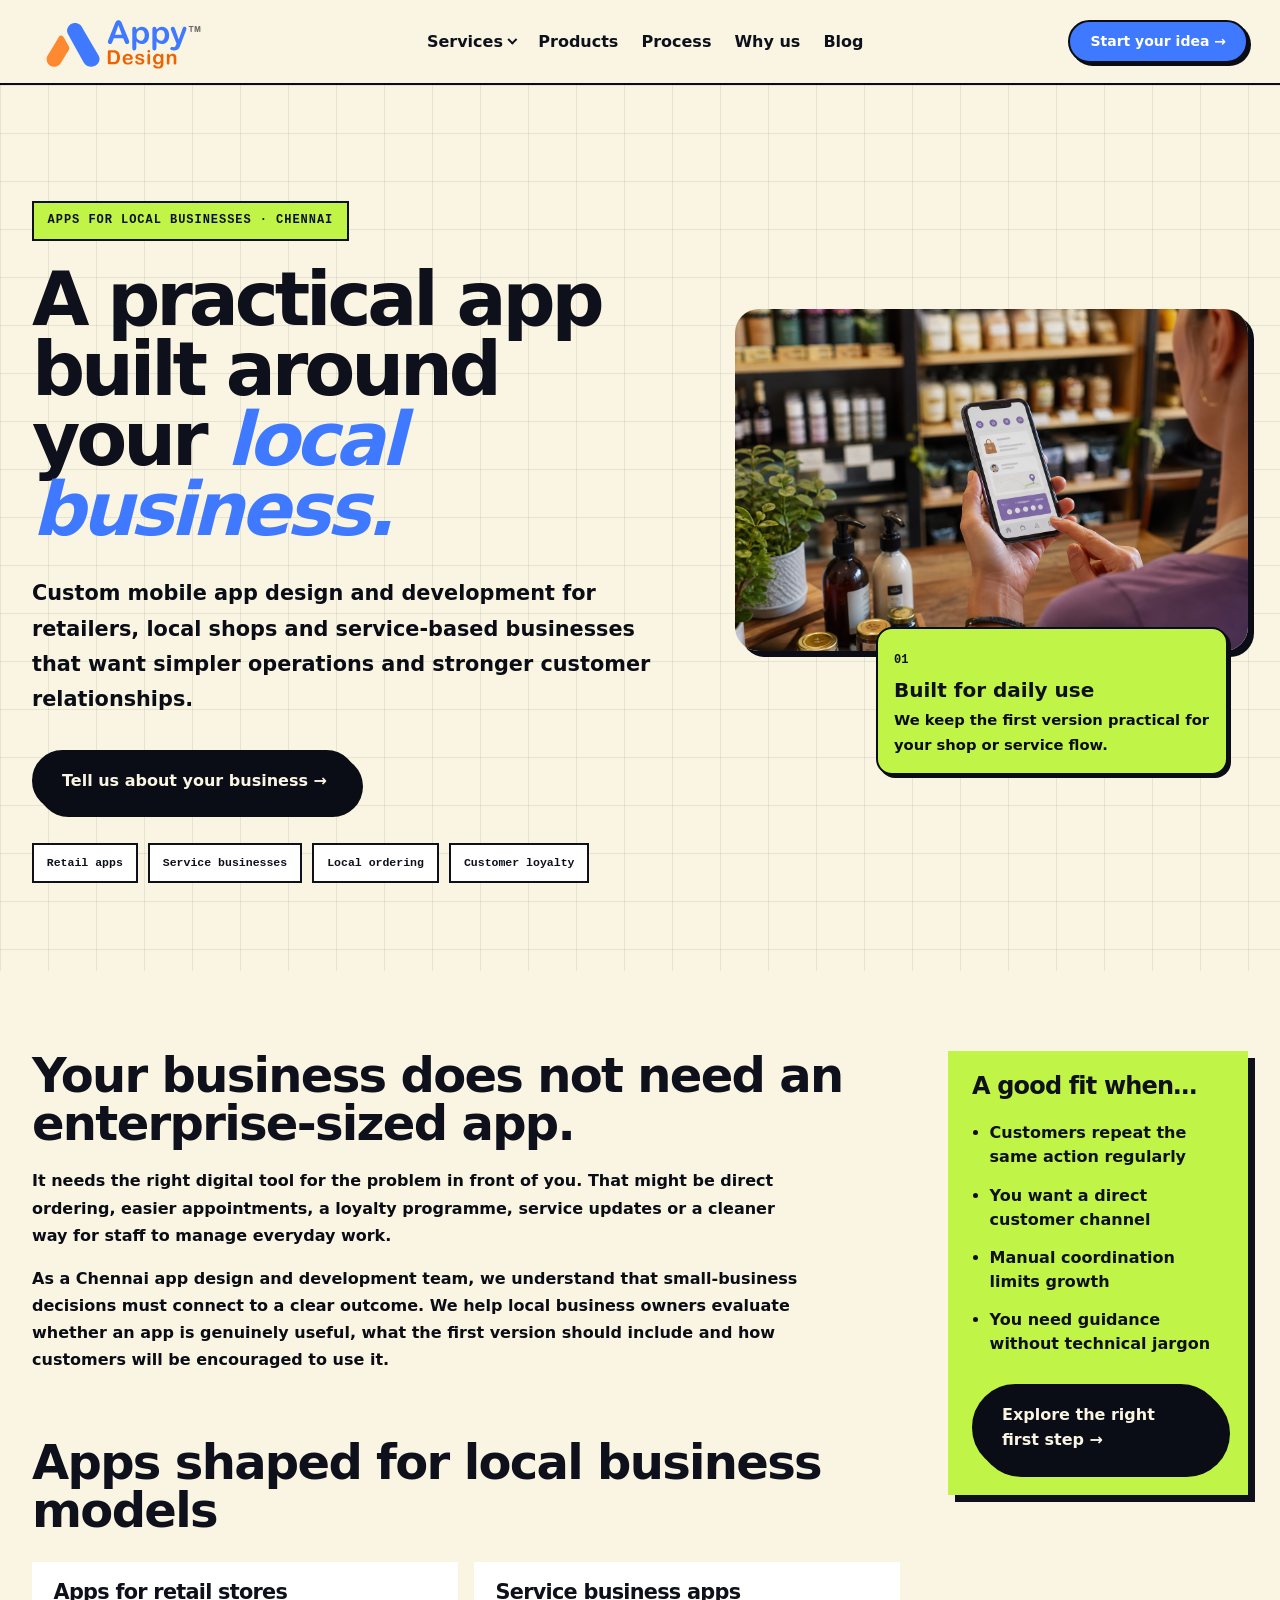
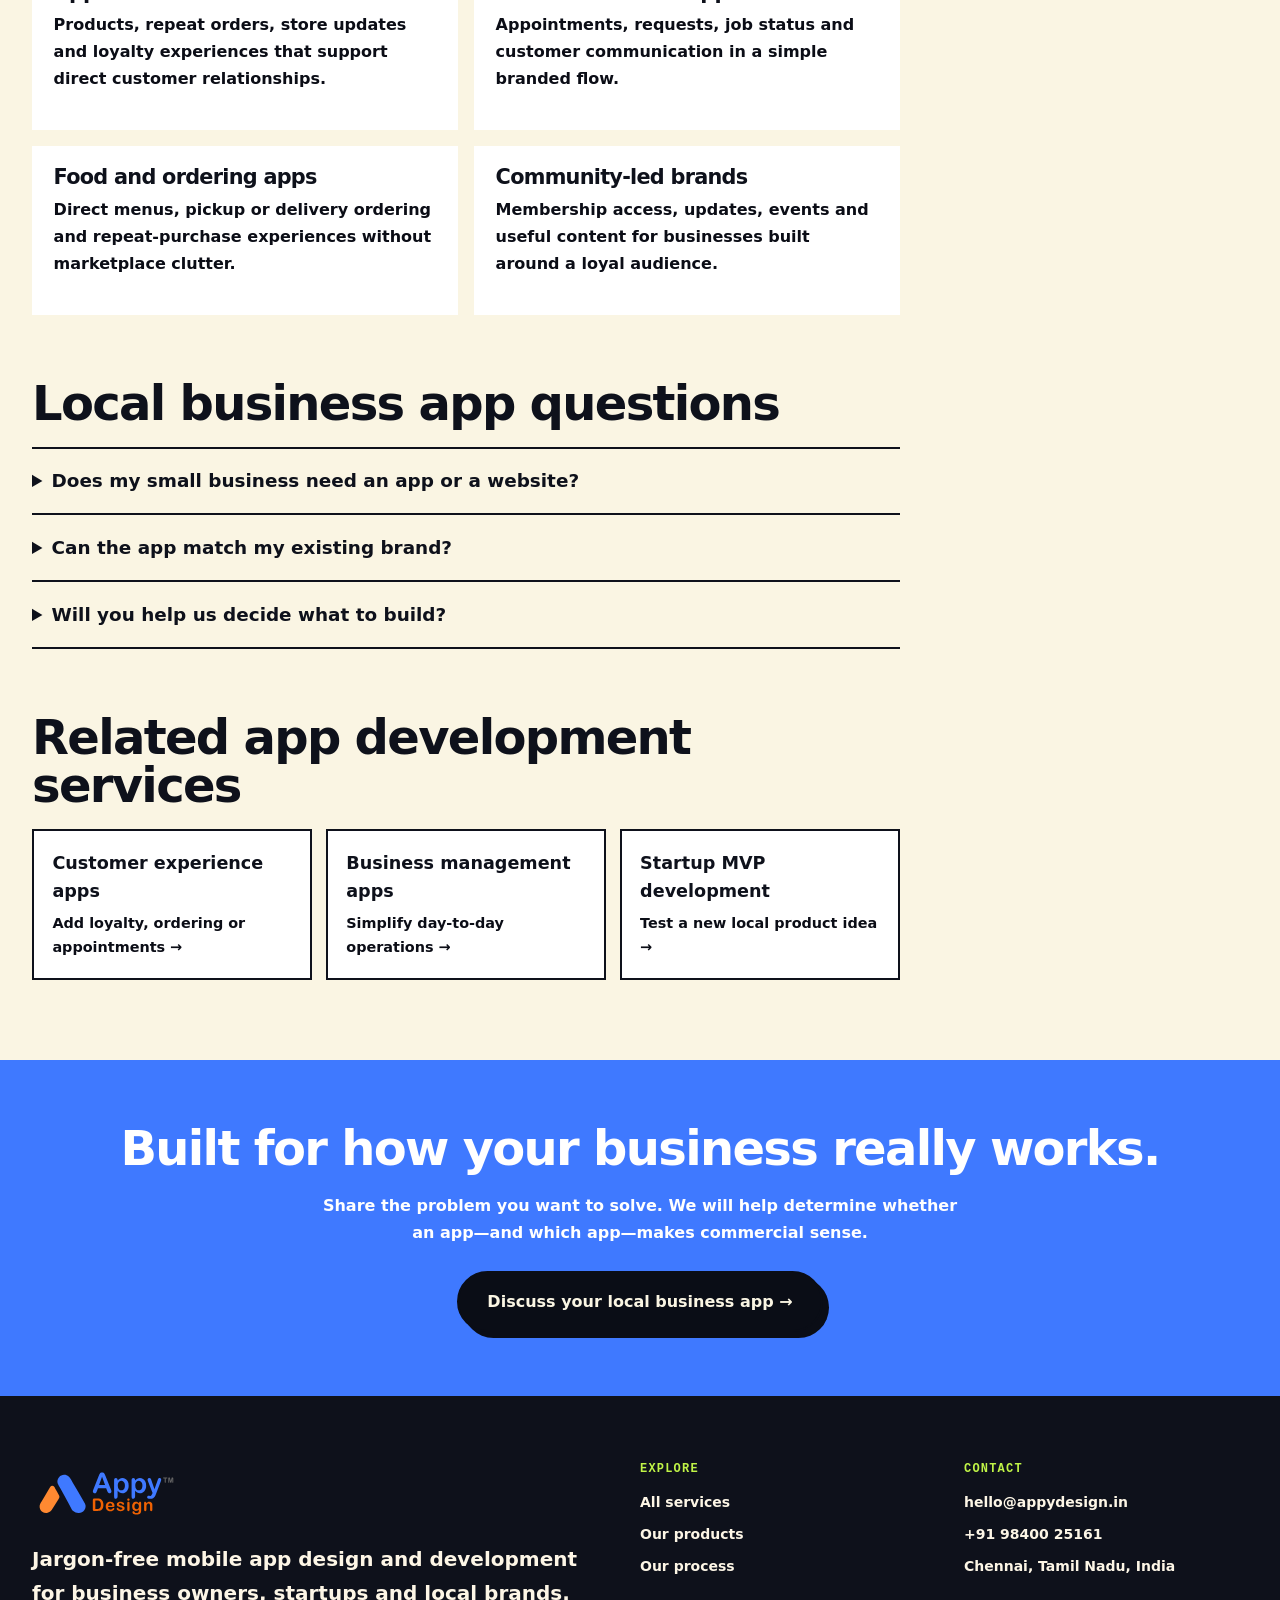
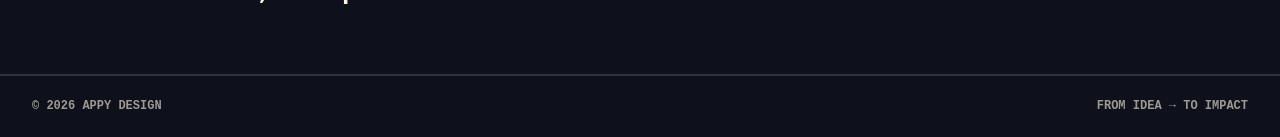
<file: local-business-app-development.html>
<!DOCTYPE html>
<html lang="en-IN">
<head>
  <meta charset="UTF-8">
  <meta name="viewport" content="width=device-width, initial-scale=1.0">
  <meta http-equiv="Content-Security-Policy" content="default-src 'self'; script-src 'self' https://www.googletagmanager.com; script-src-attr 'none'; style-src 'self' 'unsafe-inline' https://fonts.googleapis.com; font-src 'self' https://fonts.gstatic.com; img-src 'self' data: https://www.google-analytics.com https://www.googletagmanager.com; connect-src 'self' https://fonts.googleapis.com https://fonts.gstatic.com https://www.google-analytics.com https://region1.google-analytics.com https://www.googletagmanager.com; form-action 'self' https://docs.google.com; frame-src https://docs.google.com; object-src 'none'; base-uri 'self'; manifest-src 'self'; worker-src 'none';">
  <meta name="referrer" content="strict-origin-when-cross-origin">
  <title>Local Business App Development Chennai | Appy Design</title>
  <meta name="description" content="App development for local shops, retailers and service businesses in Chennai and India. Simple custom mobile apps for real small-business needs.">
  <meta name="robots" content="index, follow, max-image-preview:large, max-snippet:-1">
  <meta name="theme-color" content="#f5f0e8">
  <link rel="canonical" href="https://appydesign.in/local-business-app-development.html">
  <link rel="alternate" hreflang="en-IN" href="https://appydesign.in/local-business-app-development.html">
  <link rel="alternate" hreflang="x-default" href="https://appydesign.in/local-business-app-development.html">
  <meta property="og:type" content="website"><meta property="og:site_name" content="Appy Design">
  <meta property="og:title" content="Local Business App Development Chennai | Appy Design">
  <meta property="og:description" content="Practical apps for local shops, retailers and service-based businesses.">
  <meta property="og:url" content="https://appydesign.in/local-business-app-development.html">
  <meta property="og:image" content="https://appydesign.in/images/hero-owner.jpg">
  <meta name="twitter:card" content="summary_large_image">
  <meta name="twitter:title" content="Local Business App Development Chennai | Appy Design">
  <meta name="twitter:description" content="Practical apps for local shops, retailers and service-based businesses.">
  <meta name="twitter:image" content="https://appydesign.in/images/hero-owner.jpg">
  <script src="analytics.js"></script>
  <script async src="https://www.googletagmanager.com/gtag/js?id=G-CYZZQPG89H"></script>
  <link rel="icon" type="image/svg+xml" href="images/appy-icon.svg"><link rel="stylesheet" href="style.css">
  <link rel="preconnect" href="https://fonts.googleapis.com"><link rel="preconnect" href="https://fonts.gstatic.com" crossorigin>
  <link rel="stylesheet" href="https://fonts.googleapis.com/css2?family=Bricolage+Grotesque:opsz,wght@12..96,600;12..96,700;12..96,800&family=Inter:wght@600;700&family=JetBrains+Mono:wght@600&display=swap">
  <script type="application/ld+json">
  {"@context":"https://schema.org","@graph":[
    {"@type":"Service","@id":"https://appydesign.in/local-business-app-development.html#service","name":"Local Business App Development","serviceType":"Mobile app development for local shops, retailers and service businesses","description":"Custom mobile app design and development for local and small businesses in Chennai and India.","url":"https://appydesign.in/local-business-app-development.html","provider":{"@id":"https://appydesign.in/#business"},"areaServed":[{"@type":"City","name":"Chennai"},{"@type":"State","name":"Tamil Nadu"},{"@type":"Country","name":"India"}]},
    {"@type":"BreadcrumbList","itemListElement":[{"@type":"ListItem","position":1,"name":"Home","item":"https://appydesign.in/"},{"@type":"ListItem","position":2,"name":"Local Business App Development","item":"https://appydesign.in/local-business-app-development.html"}]}
  ]}
  </script>
  <script type="application/ld+json">
  {"@context":"https://schema.org","@type":"FAQPage","mainEntity":[
    {"@type":"Question","name":"Does my small business need an app or a website?","acceptedAnswer":{"@type":"Answer","text":"A website is usually best for discovery and occasional information. An app makes more sense when customers perform a repeat action such as ordering, booking, tracking, learning or using membership benefits."}},
    {"@type":"Question","name":"Can the app match my existing brand?","acceptedAnswer":{"@type":"Answer","text":"Yes. We design the interface around your visual identity while prioritising clarity, accessibility and familiar mobile interaction patterns."}},
    {"@type":"Question","name":"Will you help us decide what to build?","acceptedAnswer":{"@type":"Answer","text":"Yes. Our work begins with the business need and customer behaviour, not a predetermined list of features."}}
  ]}
  </script>
</head>
<body>
  <header class="nav"><nav class="container nav-inner" aria-label="Main navigation"><a href="index.html" class="nav-logo" aria-label="Appy Design home"><img src="images/appy-logo.svg" alt="Appy Design" width="155" height="62" style="padding:6px"></a><div class="nav-links"><div class="nav-item nav-item-has-menu"><a href="index.html#what-we-build" class="nav-menu-trigger">Services</a><div class="nav-submenu" aria-label="What we build services"><a href="business-management-app-development.html">Business Management Apps</a><a href="customer-experience-app-development.html">Customer Experience Apps</a><a href="startup-mvp-app-development.html">Startup MVPs</a><a href="local-business-app-development.html">Local Business Apps</a><a href="app-modernization-services.html">App Modernization</a></div></div><a href="products.html">Products</a><a href="index.html#process">Process</a><a href="index.html#why-us">Why us</a><a href="https://appydesign.in/blog" target="_blank" rel="noopener noreferrer">Blog</a></div><a href="index.html#contact-modal" class="nav-cta">Start your idea →</a></nav></header>
  <main class="service-page">
    <section class="service-hero bg-grid"><div class="container service-hero-inner"><div class="service-hero-copy"><p class="service-kicker">Apps for local businesses · Chennai</p><h1>A practical app built around your <span>local business.</span></h1><p class="service-lead">Custom mobile app design and development for retailers, local shops and service-based businesses that want simpler operations and stronger customer relationships.</p><a href="index.html#contact-modal" class="btn-primary">Tell us about your business →</a><ul class="service-chips"><li>Retail apps</li><li>Service businesses</li><li>Local ordering</li><li>Customer loyalty</li></ul></div><div class="service-hero-media"><figure class="service-visual"><img src="images/services/local-business-app.png" alt="Local business mobile app preview" width="960" height="640" loading="eager"></figure><div class="service-proof"><span>01</span><strong>Built for daily use</strong><p>We keep the first version practical for your shop or service flow.</p></div></div></div></section>
    <section class="service-content"><div class="container service-content-grid"><div class="service-main">
      <section><h2>Your business does not need an enterprise-sized app.</h2><p>It needs the right digital tool for the problem in front of you. That might be direct ordering, easier appointments, a loyalty programme, service updates or a cleaner way for staff to manage everyday work.</p><p>As a Chennai app design and development team, we understand that small-business decisions must connect to a clear outcome. We help local business owners evaluate whether an app is genuinely useful, what the first version should include and how customers will be encouraged to use it.</p></section>
      <section><h2>Apps shaped for local business models</h2><div class="service-feature-grid">
        <article><h3>Apps for retail stores</h3><p>Products, repeat orders, store updates and loyalty experiences that support direct customer relationships.</p></article>
        <article><h3>Service business apps</h3><p>Appointments, requests, job status and customer communication in a simple branded flow.</p></article>
        <article><h3>Food and ordering apps</h3><p>Direct menus, pickup or delivery ordering and repeat-purchase experiences without marketplace clutter.</p></article>
        <article><h3>Community-led brands</h3><p>Membership access, updates, events and useful content for businesses built around a loyal audience.</p></article>
      </div></section>
      <section class="service-faq"><h2>Local business app questions</h2>
        <details><summary>Does my small business need an app or a website?</summary><p>A website is usually best for discovery and occasional information. An app makes more sense when customers perform a repeat action such as ordering, booking, tracking, learning or using membership benefits.</p></details>
        <details><summary>Can the app match my existing brand?</summary><p>Yes. We design the interface around your visual identity while prioritising clarity, accessibility and familiar mobile interaction patterns.</p></details>
        <details><summary>Will you help us decide what to build?</summary><p>Yes. Our work begins with the business need and customer behaviour, not a predetermined list of features.</p></details>
      </section>
      <section class="related-services"><h2>Related app development services</h2><div><a href="customer-experience-app-development.html"><strong>Customer experience apps</strong><span>Add loyalty, ordering or appointments →</span></a><a href="business-management-app-development.html"><strong>Business management apps</strong><span>Simplify day-to-day operations →</span></a><a href="startup-mvp-app-development.html"><strong>Startup MVP development</strong><span>Test a new local product idea →</span></a></div></section>
    </div><aside class="service-aside"><h2>A good fit when…</h2><ul><li>Customers repeat the same action regularly</li><li>You want a direct customer channel</li><li>Manual coordination limits growth</li><li>You need guidance without technical jargon</li></ul><a href="index.html#contact-modal" class="btn-primary">Explore the right first step →</a></aside></div></section>
    <section class="service-cta"><div class="container"><h2>Built for how your business really works.</h2><p>Share the problem you want to solve. We will help determine whether an app—and which app—makes commercial sense.</p><a href="index.html#contact-modal" class="btn-primary">Discuss your local business app →</a></div></section>
  </main>
  <footer class="footer"><div class="container footer-inner"><div><div class="footer-logo"><img src="images/appy-logo.svg" alt="Appy Design" width="155" height="62"></div><p class="footer-tagline">Jargon-free mobile app design and development for business owners, startups and local brands.</p></div><div><p class="footer-col-label">explore</p><ul class="footer-links"><li><a href="index.html#what-we-build">All services</a></li><li><a href="products.html">Our products</a></li><li><a href="index.html#process">Our process</a></li></ul></div><div><p class="footer-col-label">contact</p><ul class="footer-links"><li><a href="mailto:hello@appydesign.in">hello@appydesign.in</a></li><li><a href="tel:+919840025161">+91 98400 25161</a></li><li>Chennai, Tamil Nadu, India</li></ul></div></div><div class="footer-bottom"><div class="container footer-bottom-inner"><p>© 2026 Appy Design</p><p>From idea → to impact</p></div></div></footer>
</body>
</html>
</file>
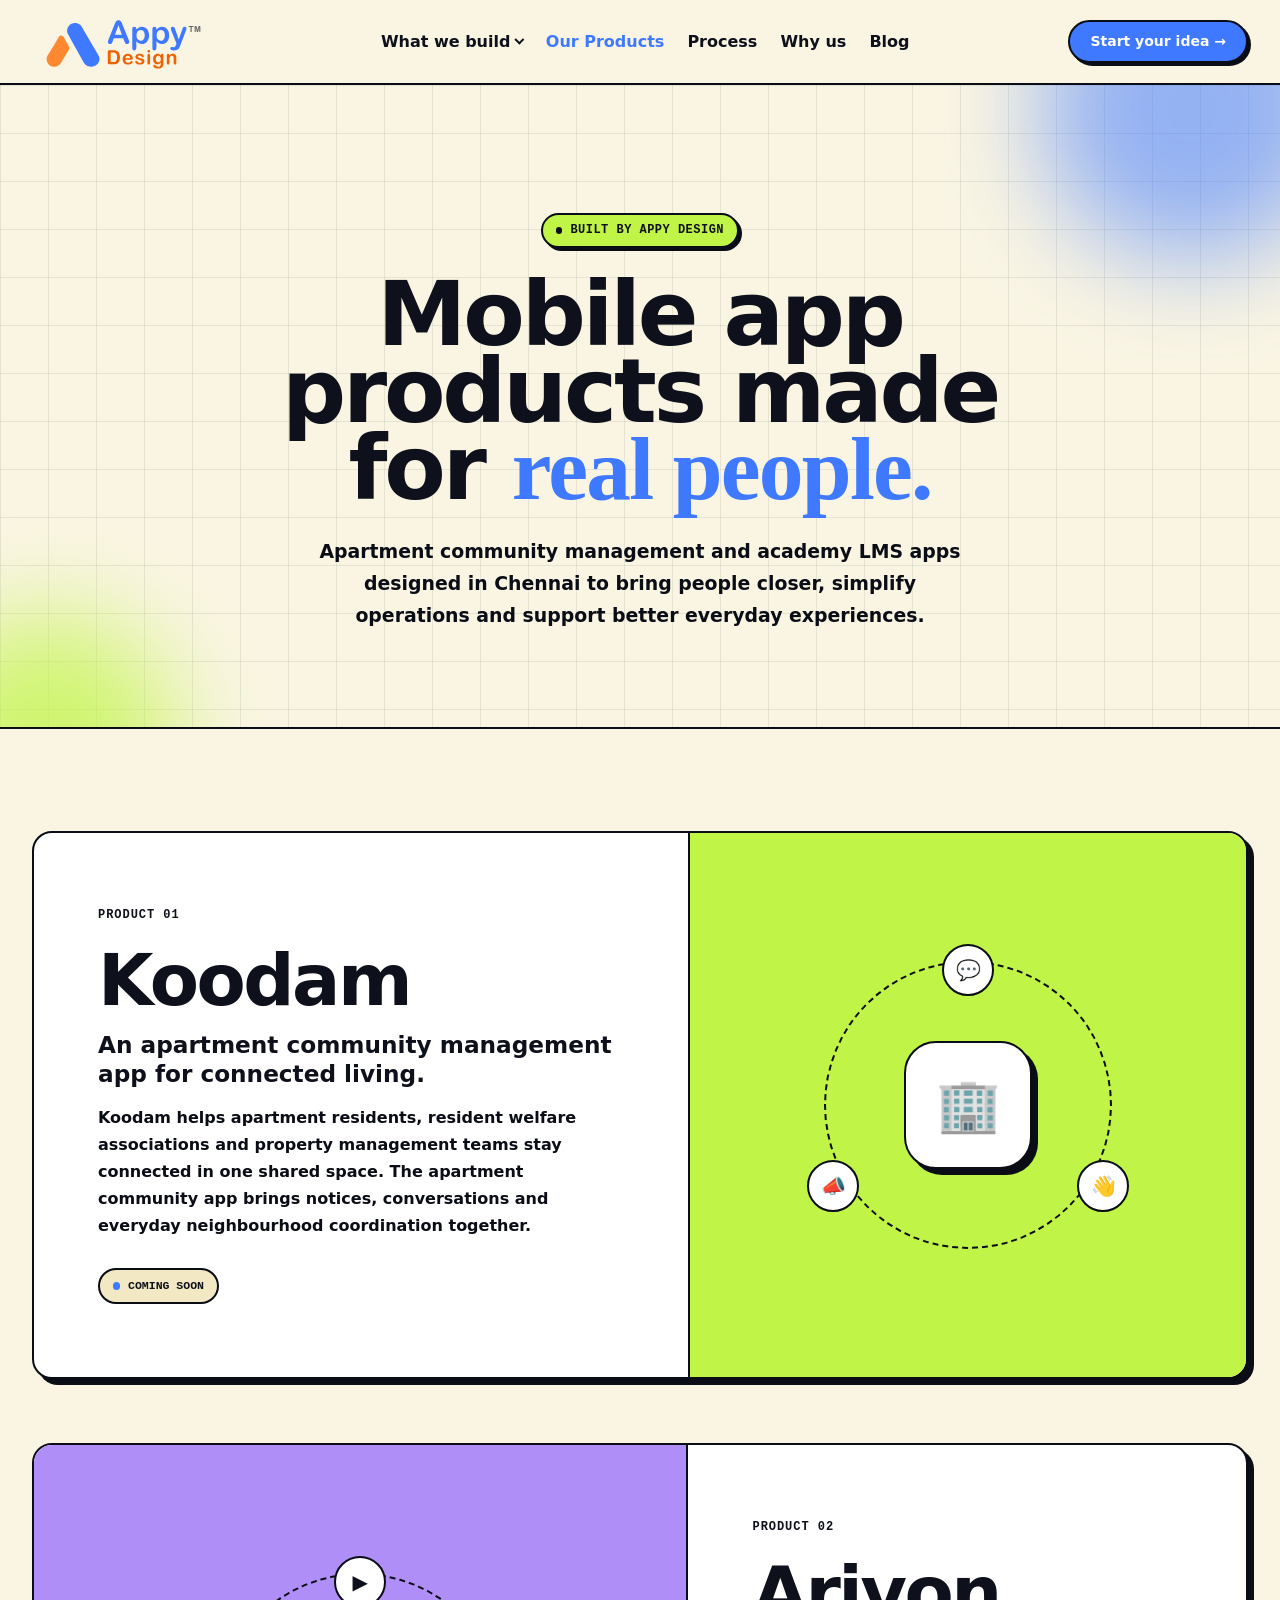
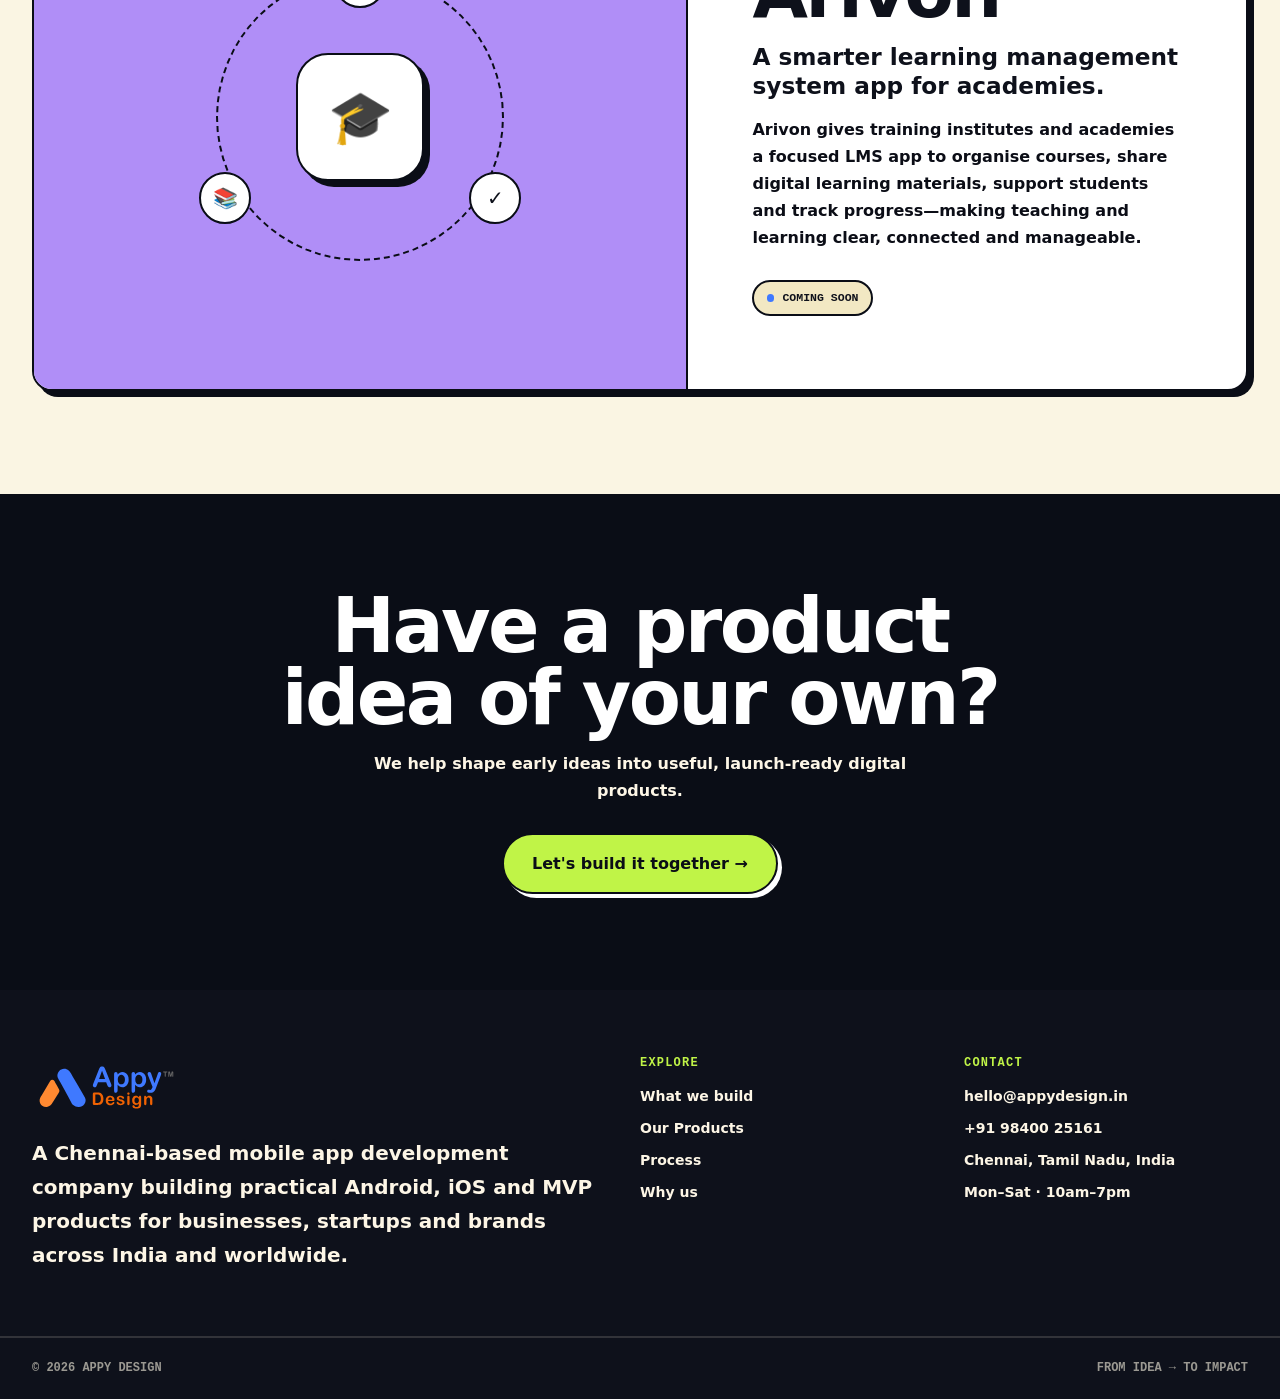
<file: products.html>
<!DOCTYPE html>
<html lang="en">

<head>
  <meta charset="UTF-8" />
  <meta name="viewport" content="width=device-width, initial-scale=1.0" />
  <meta http-equiv="Content-Security-Policy"
    content="default-src 'self'; script-src 'self' https://www.googletagmanager.com; script-src-attr 'none'; style-src 'self' 'unsafe-inline' https://fonts.googleapis.com; font-src 'self' https://fonts.gstatic.com; img-src 'self' data: https://www.google-analytics.com https://www.googletagmanager.com; connect-src 'self' https://fonts.googleapis.com https://fonts.gstatic.com https://www.google-analytics.com https://region1.google-analytics.com https://www.googletagmanager.com; form-action 'self' https://docs.google.com; frame-src https://docs.google.com; object-src 'none'; base-uri 'self'; manifest-src 'self'; worker-src 'none';" />
  <meta name="referrer" content="strict-origin-when-cross-origin" />
  <title>Mobile App Products: Community & LMS Apps | Appy Design</title>
  <meta name="description"
    content="Explore Koodam, an apartment community management app, and Arivon, a learning management system app for academies—designed by Appy Design Chennai." />
  <meta name="robots" content="index, follow, max-image-preview:large, max-snippet:-1, max-video-preview:-1" />
  <meta name="author" content="Appy Design" />
  <meta name="theme-color" content="#f5f0e8" />
  <link rel="canonical" href="https://appydesign.in/products.html" />
  <link rel="alternate" hreflang="en-IN" href="https://appydesign.in/products.html" />
  <link rel="alternate" hreflang="x-default" href="https://appydesign.in/products.html" />
  <meta property="og:type" content="website" />
  <meta property="og:locale" content="en_IN" />
  <meta property="og:site_name" content="Appy Design" />
  <meta property="og:title" content="Mobile App Products: Community & LMS Apps | Appy Design" />
  <meta property="og:description"
    content="Meet Koodam for apartment communities and Arivon for academy learning management." />
  <meta property="og:url" content="https://appydesign.in/products.html" />
  <meta property="og:image" content="https://appydesign.in/images/appy-icon.svg" />
  <meta property="og:image:alt" content="Appy Design mobile app products" />
  <meta name="twitter:card" content="summary" />
  <meta name="twitter:title" content="Mobile App Products: Community & LMS Apps | Appy Design" />
  <meta name="twitter:description" content="Meet Koodam and Arivon, two practical mobile products from Appy Design." />
  <meta name="twitter:image" content="https://appydesign.in/images/appy-icon.svg" />
  <script src="analytics.js"></script>
  <script async src="https://www.googletagmanager.com/gtag/js?id=G-CYZZQPG89H"></script>
  <link rel="manifest" href="site.webmanifest" />
  <link rel="preconnect" href="https://fonts.googleapis.com" />
  <link rel="preconnect" href="https://fonts.gstatic.com" crossorigin />
  <link rel="icon" type="image/svg+xml" href="images/appy-icon.svg">
  <link rel="stylesheet" href="style.css">
  <link rel="stylesheet"
    href="https://fonts.googleapis.com/css2?family=Bricolage+Grotesque:opsz,wght@12..96,600;12..96,700;12..96,800&family=Inter:wght@600;700&family=Caveat:wght@600;700&family=JetBrains+Mono:wght@600&display=swap" />
  <script type="application/ld+json">
    {
      "@context": "https://schema.org",
      "@graph": [
        {
          "@type": "CollectionPage",
          "@id": "https://appydesign.in/products.html#webpage",
          "url": "https://appydesign.in/products.html",
          "name": "Mobile App Products: Community & LMS Apps | Appy Design",
          "description": "Koodam apartment community management app and Arivon academy learning management app.",
          "isPartOf": { "@id": "https://appydesign.in/#website" },
          "about": { "@id": "https://appydesign.in/#business" },
          "inLanguage": "en-IN",
          "mainEntity": { "@id": "https://appydesign.in/products.html#products" }
        },
        {
          "@type": "ItemList",
          "@id": "https://appydesign.in/products.html#products",
          "name": "Appy Design mobile app products",
          "numberOfItems": 2,
          "itemListElement": [
            {
              "@type": "ListItem",
              "position": 1,
              "item": {
                "@type": "SoftwareApplication",
                "name": "Koodam",
                "applicationCategory": "BusinessApplication",
                "description": "An apartment community management app for residents, associations and management teams."
              }
            },
            {
              "@type": "ListItem",
              "position": 2,
              "item": {
                "@type": "SoftwareApplication",
                "name": "Arivon",
                "applicationCategory": "EducationalApplication",
                "description": "A learning management system app for academies to organise courses, materials and student progress."
              }
            }
          ]
        },
        {
          "@type": "BreadcrumbList",
          "itemListElement": [
            {
              "@type": "ListItem",
              "position": 1,
              "name": "Home",
              "item": "https://appydesign.in/"
            },
            {
              "@type": "ListItem",
              "position": 2,
              "name": "Our Products",
              "item": "https://appydesign.in/products.html"
            }
          ]
        }
      ]
    }
  </script>
</head>

<body>
  <header class="nav">
    <nav class="container nav-inner" aria-label="Main navigation">
      <a href="index.html#top" class="nav-logo" aria-label="Appy Design home">
        <img src="images/appy-logo.svg" alt="Appy Design mobile app development company" width="155"
          height="62" style="padding: 6px;">
      </a>
      <div class="nav-links">
        <div class="nav-item nav-item-has-menu">
          <a href="index.html#what-we-build" class="nav-menu-trigger">What we build</a>
          <div class="nav-submenu" aria-label="What we build services">
            <a href="business-management-app-development.html">Business Management Apps</a>
            <a href="customer-experience-app-development.html">Customer Experience Apps</a>
            <a href="startup-mvp-app-development.html">Startup MVPs</a>
            <a href="local-business-app-development.html">Local Business Apps</a>
            <a href="app-modernization-services.html">App Modernization</a>
          </div>
        </div>
        <a href="products.html" aria-current="page">Our Products</a>
        <a href="index.html#process">Process</a>
        <a href="index.html#why-us">Why us</a>
        <a href="https://appydesign.in/blog" target="_blank" rel="noopener noreferrer">Blog</a>
      </div>
      <a href="index.html#contact-modal" class="nav-cta">Start your idea →</a>
    </nav>
  </header>

  <main class="products-page">
    <section class="products-hero bg-grid">
      <div class="container products-hero-inner">
        <div class="products-kicker">Built by Appy Design</div>
        <h1 class="products-title">Mobile app products made for <span>real people.</span></h1>
        <p class="products-intro">
          Apartment community management and academy LMS apps designed in Chennai to bring people closer, simplify
          operations and support better everyday experiences.
        </p>
      </div>
    </section>

    <section class="products-list" aria-labelledby="products-heading">
      <h2 id="products-heading" class="sr-only">Our products</h2>
      <div class="container">
        <article class="product-card product-card-koodam">
          <div class="product-copy">
            <p class="product-number">Product 01</p>
            <h2 class="product-name">Koodam</h2>
            <p class="product-tagline">An apartment community management app for connected living.</p>
            <p class="product-description">
              Koodam helps apartment residents, resident welfare associations and property management teams stay
              connected in one shared space. The apartment community app brings notices, conversations and everyday
              neighbourhood coordination together.
            </p>
            <span class="product-status">Coming soon</span>
          </div>
          <div class="product-visual" aria-hidden="true">
            <div class="product-visual-orbit">
              <div class="product-visual-core">🏢</div>
              <span class="product-visual-dot">💬</span>
              <span class="product-visual-dot">👋</span>
              <span class="product-visual-dot">📣</span>
            </div>
          </div>
        </article>

        <article class="product-card product-card-arivon">
          <div class="product-copy">
            <p class="product-number">Product 02</p>
            <h2 class="product-name">Arivon</h2>
            <p class="product-tagline">A smarter learning management system app for academies.</p>
            <p class="product-description">
              Arivon gives training institutes and academies a focused LMS app to organise courses, share digital
              learning materials, support students and track progress—making teaching and learning clear, connected
              and manageable.
            </p>
            <span class="product-status">Coming soon</span>
          </div>
          <div class="product-visual" aria-hidden="true">
            <div class="product-visual-orbit">
              <div class="product-visual-core">🎓</div>
              <span class="product-visual-dot">▶</span>
              <span class="product-visual-dot">✓</span>
              <span class="product-visual-dot">📚</span>
            </div>
          </div>
        </article>
      </div>
    </section>

    <section class="products-cta">
      <div class="container">
        <h2>Have a product idea of your own?</h2>
        <p>We help shape early ideas into useful, launch-ready digital products.</p>
        <a href="index.html#contact-modal" class="btn-primary">Let's build it together →</a>
      </div>
    </section>
  </main>

  <footer class="footer">
    <div class="container footer-inner">
      <div>
        <div class="footer-logo">
          <img src="images/appy-logo.svg" alt="Appy Design" width="155" height="62">
        </div>
        <p class="footer-tagline">A Chennai-based mobile app development company building practical Android, iOS and
          MVP products for businesses, startups and brands across India and worldwide.</p>
      </div>
      <div>
        <p class="footer-col-label">explore</p>
        <ul class="footer-links">
          <li><a href="index.html#what-we-build">What we build</a></li>
          <li><a href="products.html">Our Products</a></li>
          <li><a href="index.html#process">Process</a></li>
          <li><a href="index.html#why-us">Why us</a></li>
        </ul>
      </div>
      <div>
        <p class="footer-col-label">contact</p>
        <ul class="footer-links">
          <li><a href="mailto:hello@appydesign.in">hello@appydesign.in</a></li>
          <li><a href="tel:+919840025161">+91 98400 25161</a></li>
          <li>Chennai, Tamil Nadu, India</li>
          <li>Mon–Sat · 10am–7pm</li>
        </ul>
      </div>
    </div>
    <div class="footer-bottom">
      <div class="container footer-bottom-inner">
        <p>© 2026 Appy Design</p>
        <p>From idea → to impact</p>
      </div>
    </div>
  </footer>
</body>

</html>
</file>
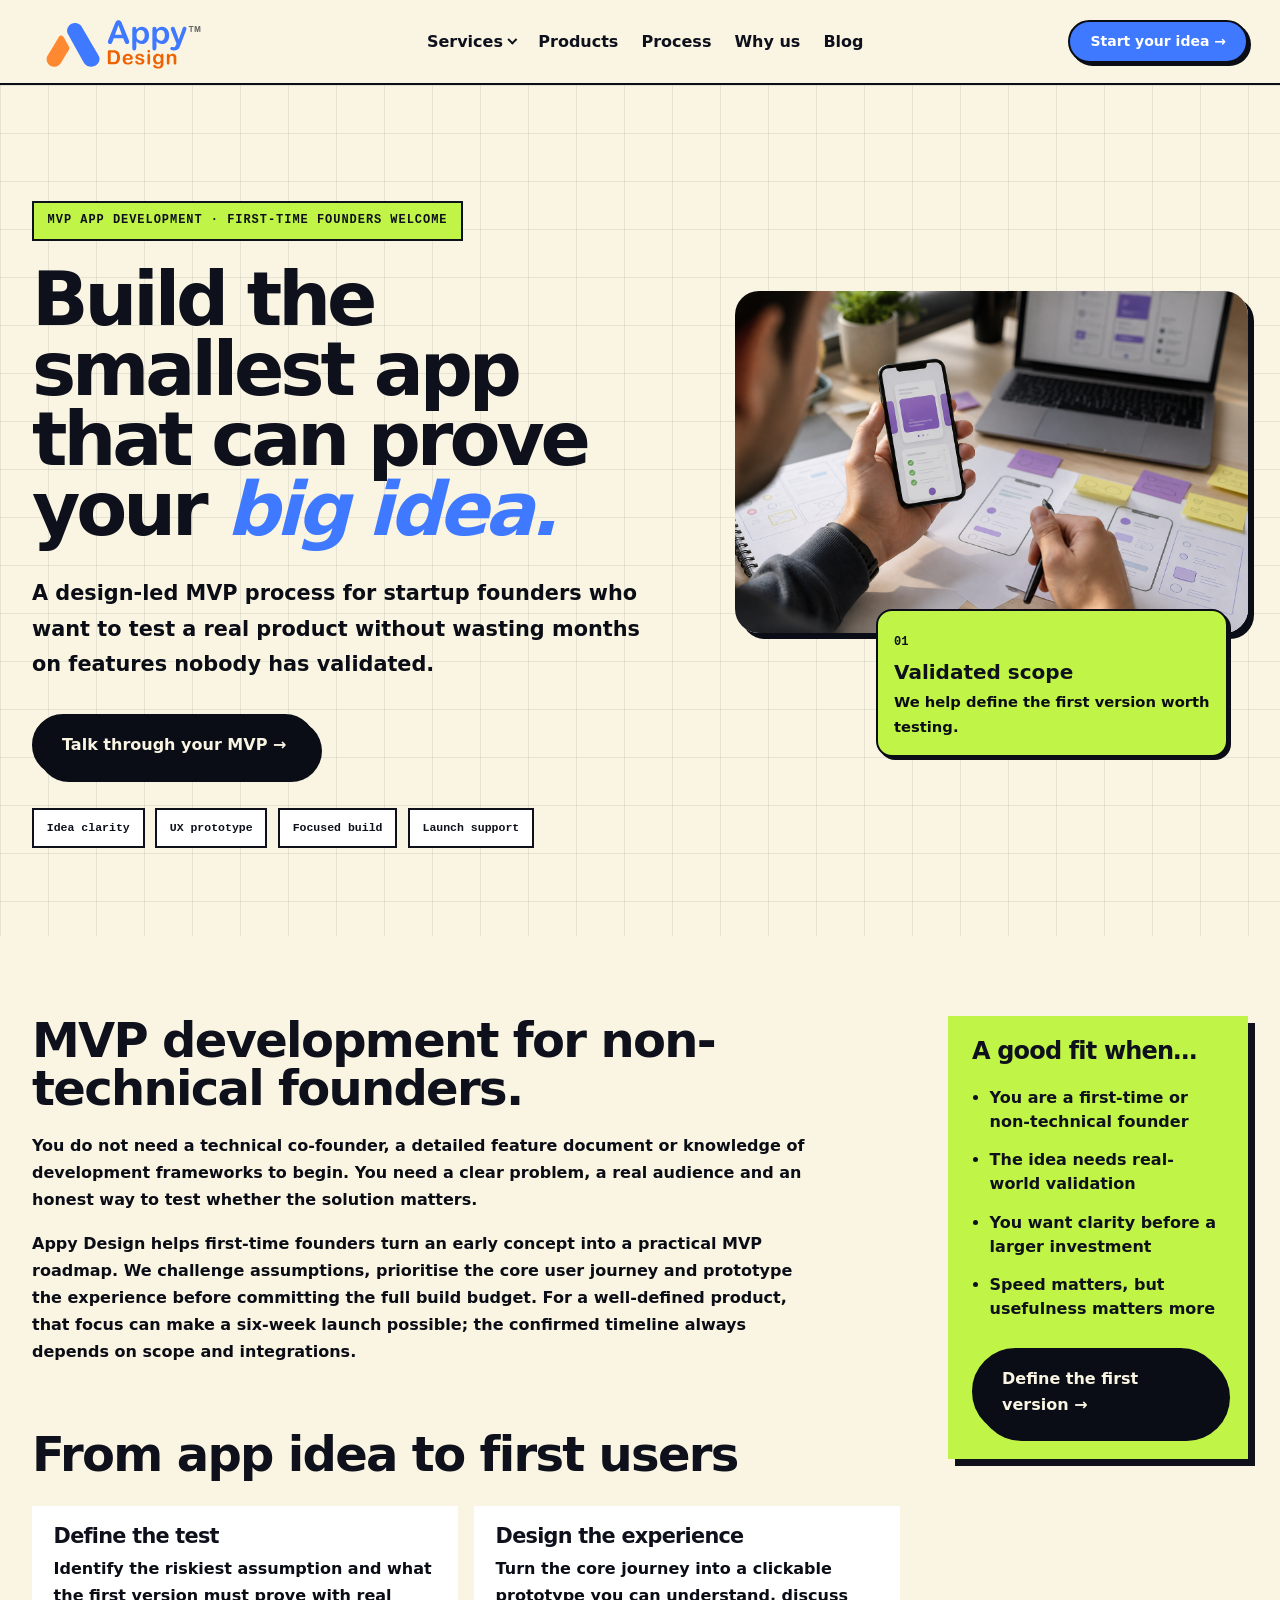
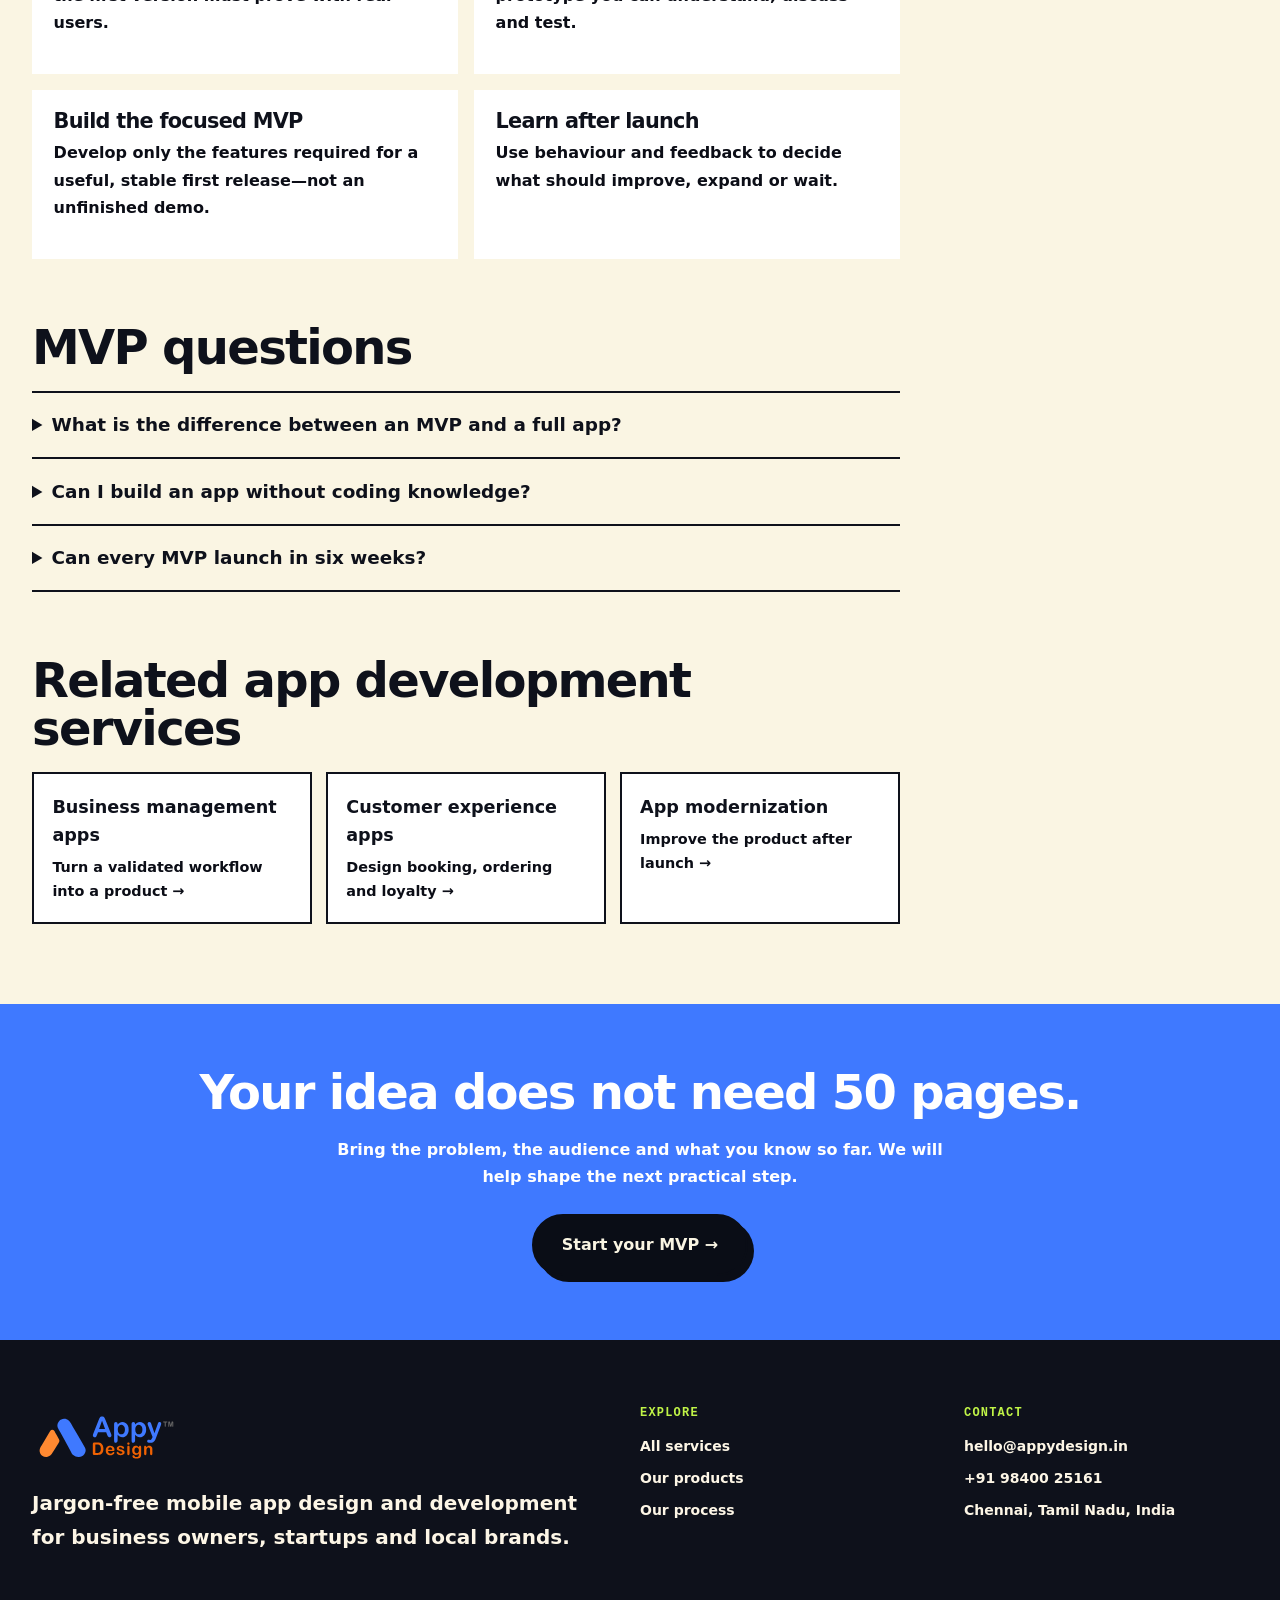
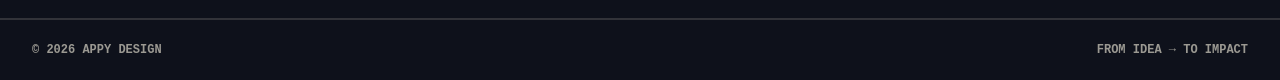
<file: startup-mvp-app-development.html>
<!DOCTYPE html>
<html lang="en-IN">
<head>
  <meta charset="UTF-8">
  <meta name="viewport" content="width=device-width, initial-scale=1.0">
  <meta http-equiv="Content-Security-Policy" content="default-src 'self'; script-src 'self' https://www.googletagmanager.com; script-src-attr 'none'; style-src 'self' 'unsafe-inline' https://fonts.googleapis.com; font-src 'self' https://fonts.gstatic.com; img-src 'self' data: https://www.google-analytics.com https://www.googletagmanager.com; connect-src 'self' https://fonts.googleapis.com https://fonts.gstatic.com https://www.google-analytics.com https://region1.google-analytics.com https://www.googletagmanager.com; form-action 'self' https://docs.google.com; frame-src https://docs.google.com; object-src 'none'; base-uri 'self'; manifest-src 'self'; worker-src 'none';">
  <meta name="referrer" content="strict-origin-when-cross-origin">
  <title>Startup MVP App Development Chennai | Appy Design</title>
  <meta name="description" content="Startup MVP app design and development in Chennai for first-time and non-technical founders. Validate the idea and launch a focused product faster.">
  <meta name="robots" content="index, follow, max-image-preview:large, max-snippet:-1">
  <meta name="theme-color" content="#f5f0e8">
  <link rel="canonical" href="https://appydesign.in/startup-mvp-app-development.html">
  <link rel="alternate" hreflang="en-IN" href="https://appydesign.in/startup-mvp-app-development.html">
  <link rel="alternate" hreflang="x-default" href="https://appydesign.in/startup-mvp-app-development.html">
  <meta property="og:type" content="website"><meta property="og:site_name" content="Appy Design">
  <meta property="og:title" content="Startup MVP App Development Company Chennai | Appy Design">
  <meta property="og:description" content="A jargon-free path from early app idea to focused MVP for real users.">
  <meta property="og:url" content="https://appydesign.in/startup-mvp-app-development.html">
  <meta property="og:image" content="https://appydesign.in/images/hero-owner.jpg">
  <meta name="twitter:card" content="summary_large_image">
  <meta name="twitter:title" content="Startup MVP App Development Chennai | Appy Design">
  <meta name="twitter:description" content="A jargon-free path from early app idea to focused MVP for real users.">
  <meta name="twitter:image" content="https://appydesign.in/images/hero-owner.jpg">
  <script src="analytics.js"></script>
  <script async src="https://www.googletagmanager.com/gtag/js?id=G-CYZZQPG89H"></script>
  <link rel="icon" type="image/svg+xml" href="images/appy-icon.svg"><link rel="stylesheet" href="style.css">
  <link rel="preconnect" href="https://fonts.googleapis.com"><link rel="preconnect" href="https://fonts.gstatic.com" crossorigin>
  <link rel="stylesheet" href="https://fonts.googleapis.com/css2?family=Bricolage+Grotesque:opsz,wght@12..96,600;12..96,700;12..96,800&family=Inter:wght@600;700&family=JetBrains+Mono:wght@600&display=swap">
  <script type="application/ld+json">
  {"@context":"https://schema.org","@graph":[
    {"@type":"Service","@id":"https://appydesign.in/startup-mvp-app-development.html#service","name":"Startup MVP App Development","serviceType":"MVP app design and development for startups","description":"Focused MVP app strategy, UI UX design and development for first-time and non-technical founders.","url":"https://appydesign.in/startup-mvp-app-development.html","provider":{"@id":"https://appydesign.in/#business"},"areaServed":[{"@type":"City","name":"Chennai"},{"@type":"Country","name":"India"},{"@type":"Place","name":"Worldwide"}]},
    {"@type":"BreadcrumbList","itemListElement":[{"@type":"ListItem","position":1,"name":"Home","item":"https://appydesign.in/"},{"@type":"ListItem","position":2,"name":"Startup MVP App Development","item":"https://appydesign.in/startup-mvp-app-development.html"}]}
  ]}
  </script>
  <script type="application/ld+json">
  {"@context":"https://schema.org","@type":"FAQPage","mainEntity":[
    {"@type":"Question","name":"What is the difference between an MVP and a full app?","acceptedAnswer":{"@type":"Answer","text":"An MVP is a useful first version built to validate the core problem and solution. A full app typically adds secondary workflows, advanced integrations and scale after evidence shows what users need."}},
    {"@type":"Question","name":"Can I build an app without coding knowledge?","acceptedAnswer":{"@type":"Answer","text":"Yes. We explain decisions in plain language and use visual prototypes so you can confidently lead the business side while our team handles design and development."}},
    {"@type":"Question","name":"Can every MVP launch in six weeks?","acceptedAnswer":{"@type":"Answer","text":"No. A focused product may fit that timeline, but complex integrations, multiple user roles or regulated workflows can require longer. We confirm scope and timing after discovery."}}
  ]}
  </script>
</head>
<body>
  <header class="nav"><nav class="container nav-inner" aria-label="Main navigation"><a href="index.html" class="nav-logo" aria-label="Appy Design home"><img src="images/appy-logo.svg" alt="Appy Design" width="155" height="62" style="padding:6px"></a><div class="nav-links"><div class="nav-item nav-item-has-menu"><a href="index.html#what-we-build" class="nav-menu-trigger">Services</a><div class="nav-submenu" aria-label="What we build services"><a href="business-management-app-development.html">Business Management Apps</a><a href="customer-experience-app-development.html">Customer Experience Apps</a><a href="startup-mvp-app-development.html">Startup MVPs</a><a href="local-business-app-development.html">Local Business Apps</a><a href="app-modernization-services.html">App Modernization</a></div></div><a href="products.html">Products</a><a href="index.html#process">Process</a><a href="index.html#why-us">Why us</a><a href="https://appydesign.in/blog" target="_blank" rel="noopener noreferrer">Blog</a></div><a href="index.html#contact-modal" class="nav-cta">Start your idea →</a></nav></header>
  <main class="service-page">
    <section class="service-hero bg-grid"><div class="container service-hero-inner"><div class="service-hero-copy"><p class="service-kicker">MVP app development · first-time founders welcome</p><h1>Build the smallest app that can prove your <span>big idea.</span></h1><p class="service-lead">A design-led MVP process for startup founders who want to test a real product without wasting months on features nobody has validated.</p><a href="index.html#contact-modal" class="btn-primary">Talk through your MVP →</a><ul class="service-chips"><li>Idea clarity</li><li>UX prototype</li><li>Focused build</li><li>Launch support</li></ul></div><div class="service-hero-media"><figure class="service-visual"><img src="images/services/startup-mvp-app.png" alt="Startup MVP mobile app prototype preview" width="960" height="640" loading="eager"></figure><div class="service-proof"><span>01</span><strong>Validated scope</strong><p>We help define the first version worth testing.</p></div></div></div></section>
    <section class="service-content"><div class="container service-content-grid"><div class="service-main">
      <section><h2>MVP development for non-technical founders.</h2><p>You do not need a technical co-founder, a detailed feature document or knowledge of development frameworks to begin. You need a clear problem, a real audience and an honest way to test whether the solution matters.</p><p>Appy Design helps first-time founders turn an early concept into a practical MVP roadmap. We challenge assumptions, prioritise the core user journey and prototype the experience before committing the full build budget. For a well-defined product, that focus can make a six-week launch possible; the confirmed timeline always depends on scope and integrations.</p></section>
      <section><h2>From app idea to first users</h2><div class="service-feature-grid">
        <article><h3>Define the test</h3><p>Identify the riskiest assumption and what the first version must prove with real users.</p></article>
        <article><h3>Design the experience</h3><p>Turn the core journey into a clickable prototype you can understand, discuss and test.</p></article>
        <article><h3>Build the focused MVP</h3><p>Develop only the features required for a useful, stable first release—not an unfinished demo.</p></article>
        <article><h3>Learn after launch</h3><p>Use behaviour and feedback to decide what should improve, expand or wait.</p></article>
      </div></section>
      <section class="service-faq"><h2>MVP questions</h2>
        <details><summary>What is the difference between an MVP and a full app?</summary><p>An MVP is a useful first version built to validate the core problem and solution. A full app typically adds secondary workflows, advanced integrations and scale after evidence shows what users need.</p></details>
        <details><summary>Can I build an app without coding knowledge?</summary><p>Yes. We explain decisions in plain language and use visual prototypes so you can confidently lead the business side while our team handles design and development.</p></details>
        <details><summary>Can every MVP launch in six weeks?</summary><p>No. A focused product may fit that timeline, but complex integrations, multiple user roles or regulated workflows can require longer. We confirm scope and timing after discovery.</p></details>
      </section>
      <section class="related-services"><h2>Related app development services</h2><div><a href="business-management-app-development.html"><strong>Business management apps</strong><span>Turn a validated workflow into a product →</span></a><a href="customer-experience-app-development.html"><strong>Customer experience apps</strong><span>Design booking, ordering and loyalty →</span></a><a href="app-modernization-services.html"><strong>App modernization</strong><span>Improve the product after launch →</span></a></div></section>
    </div><aside class="service-aside"><h2>A good fit when…</h2><ul><li>You are a first-time or non-technical founder</li><li>The idea needs real-world validation</li><li>You want clarity before a larger investment</li><li>Speed matters, but usefulness matters more</li></ul><a href="index.html#contact-modal" class="btn-primary">Define the first version →</a></aside></div></section>
    <section class="service-cta"><div class="container"><h2>Your idea does not need 50 pages.</h2><p>Bring the problem, the audience and what you know so far. We will help shape the next practical step.</p><a href="index.html#contact-modal" class="btn-primary">Start your MVP →</a></div></section>
  </main>
  <footer class="footer"><div class="container footer-inner"><div><div class="footer-logo"><img src="images/appy-logo.svg" alt="Appy Design" width="155" height="62"></div><p class="footer-tagline">Jargon-free mobile app design and development for business owners, startups and local brands.</p></div><div><p class="footer-col-label">explore</p><ul class="footer-links"><li><a href="index.html#what-we-build">All services</a></li><li><a href="products.html">Our products</a></li><li><a href="index.html#process">Our process</a></li></ul></div><div><p class="footer-col-label">contact</p><ul class="footer-links"><li><a href="mailto:hello@appydesign.in">hello@appydesign.in</a></li><li><a href="tel:+919840025161">+91 98400 25161</a></li><li>Chennai, Tamil Nadu, India</li></ul></div></div><div class="footer-bottom"><div class="container footer-bottom-inner"><p>© 2026 Appy Design</p><p>From idea → to impact</p></div></div></footer>
</body>
</html>
</file>
<file: style.css>
/* ── CSS Custom Properties ─────────────────────────────── */
 :root {
     --radius: 1.25rem;
     --background: oklch(0.97 0.025 95);
     --foreground: oklch(0.18 0.02 270);
     --ink: oklch(0.16 0.02 270);
     --card: oklch(1 0 0);
     --card-foreground: oklch(0.18 0.02 270);
     --primary: oklch(0.6127 0.2089 263.72);
     --primary-foreground: oklch(1 0 0);
     --secondary: oklch(0.93 0.05 95);
     --accent: oklch(0.9 0.2 125);
     --accent-foreground: oklch(0.16 0.02 270);
     --muted: oklch(0.94 0.02 95);
     --muted-foreground: oklch(0.36 0.025 270);
     --border: oklch(0.18 0.02 270);
     --lime: oklch(0.9 0.2 125);
     --violet: oklch(0.6127 0.2089 263.72);
     --pop: oklch(0.74 0.2 25);
     --shadow-pop: 6px 6px 0 0 var(--ink);
     --shadow-pop-sm: 3px 3px 0 0 var(--ink);
     --font-display: 'Bricolage Grotesque', 'Space Grotesk', system-ui, sans-serif;
     --font-sans: 'Inter', system-ui, sans-serif;
     --font-hand: 'Caveat', cursive;
     --font-mono: 'JetBrains Mono', ui-monospace, monospace;
 }

 /* ── Reset & Base ──────────────────────────────────────── */
 *,
 *::before,
 *::after {
     box-sizing: border-box;
     margin: 0;
     padding: 0;
     border-color: var(--border);
 }

 html {
     scroll-behavior: smooth;
 }

 body {
     background-color: var(--background);
     color: var(--foreground);
     font-family: var(--font-sans);
     font-weight: 600;
     line-height: 1.6;
     -webkit-font-smoothing: antialiased;
     text-rendering: optimizeLegibility;
 }

 h1,
 h2,
 h3,
 h4 {
     font-family: var(--font-display);
     letter-spacing: -0.035em;
     font-weight: 700;
     line-height: 0.95;
 }

 p,
 li {
     font-weight: 600;
 }

 a {
     text-decoration: none;
     color: inherit;
 }

 img {
     display: block;
     max-width: 100%;
 }

 /* ── Utility classes ───────────────────────────────────── */
 .font-display {
     font-family: var(--font-display);
 }

 .font-hand {
     font-family: var(--font-hand);
 }

 .font-mono {
     font-family: var(--font-mono);
 }

 .bg-dots {
     background-image: radial-gradient(var(--ink) 1px, transparent 1.2px);
     background-size: 18px 18px;
 }

 .bg-grid {
     background-image:
         linear-gradient(to right, color-mix(in oklch, var(--ink) 8%, transparent) 1px, transparent 1px),
         linear-gradient(to bottom, color-mix(in oklch, var(--ink) 8%, transparent) 1px, transparent 1px);
     background-size: 48px 48px;
 }

 .text-stroke {
     -webkit-text-stroke: 2px var(--ink);
     color: transparent;
 }

 .shadow-pop {
     box-shadow: var(--shadow-pop);
 }

 .shadow-pop-sm {
     box-shadow: var(--shadow-pop-sm);
 }

 /* ── Typography readability pass ──────────────────────── */
 .hero-p,
 .trust-body,
 .about-body,
 .why-p,
 .why-item p,
 .results-sub,
 .results-card p,
 .case-study-body,
 .founder-body,
 .products-intro,
 .product-description,
 .contact-subtitle,
 .error-page > p:not(.error-code) {
     color: color-mix(in oklch, var(--foreground) 90%, black);
     font-weight: 600;
 }

 .hero-p,
 .trust-body,
 .about-body,
 .case-study-body,
 .founder-body,
 .products-intro,
 .product-description {
     line-height: 1.7;
 }

 .about-highlight-text,
 .trust-body-strong,
 .founder-body-strong,
 .cta-body-strong {
     font-weight: 700;
 }

 .cta-body,
 .group-card-desc,
 .footer-tagline,
 .footer-links,
 .footer-bottom,
 .products-cta p {
     color: color-mix(in oklch, var(--background) 88%, white);
     font-weight: 600;
 }

 .footer-links a,
 .group-card-link,
 .wwb-card-link,
 .related-services strong {
     font-weight: 800;
 }

 .sr-only {
     position: absolute;
     width: 1px;
     height: 1px;
     padding: 0;
     margin: -1px;
     overflow: hidden;
     clip: rect(0, 0, 0, 0);
     white-space: nowrap;
     border: 0;
 }

 /* ── Animations ────────────────────────────────────────── */
 @keyframes marquee {
     from {
         transform: translateX(0);
     }

     to {
         transform: translateX(-50%);
     }
 }

 @keyframes spin-slow {
     from {
         transform: rotate(0deg);
     }

     to {
         transform: rotate(360deg);
     }
 }

 .animate-marquee {
     animation: marquee 30s linear infinite;
 }

 .animate-spin-slow {
     animation: spin-slow 18s linear infinite;
 }

 /* ── Layout Helpers ───────────────────────────────────── */
 .container {
     max-width: 80rem;
     margin-left: auto;
     margin-right: auto;
     padding-left: 1.25rem;
     padding-right: 1.25rem;
 }

 @media (min-width: 768px) {
     .container {
         padding-left: 2rem;
         padding-right: 2rem;
     }
 }

 /* ── NAV ──────────────────────────────────────────────── */
 .nav {
     position: sticky;
     top: 0;
     z-index: 40;
     backdrop-filter: blur(12px);
     -webkit-backdrop-filter: blur(12px);
     background: color-mix(in oklch, var(--background) 80%, transparent);
     border-bottom: 2px solid var(--ink);
 }

 .nav-inner {
     height: 6 rem;
     display: flex;
     align-items: center;
     justify-content: space-between;
 }

 .nav-logo {
     display: flex;
     align-items: center;
     gap: 0.5rem;
 }
 .nav-logo img {
     width: 190px;
     height: auto;
     display: block;
 }


 .nav-logo-icon {
     height: 2.25rem;
     width: 2.25rem;
     border-radius: 0.75rem;
     background: var(--primary);
     color: var(--primary-foreground);
     display: grid;
     place-items: center;
     font-family: var(--font-display);
     font-size: 1.25rem;
     border: 2px solid var(--ink);
     box-shadow: var(--shadow-pop-sm);
 }

 .nav-logo-name {
     font-family: var(--font-display);
     font-size: 1.25rem;
 }

 .nav-links {
     display: none;
     align-items: center;
     gap: clamp(0.85rem, 1.8vw, 1.75rem);
     font-size: 1rem;
     font-weight: 600;
 }

 @media (min-width: 768px) {
     .nav-links {
         display: flex;
     }
 }

 .nav-links a {
     transition: color 0.2s;
 }

 .nav-links a:hover {
     color: var(--primary);
 }

 .nav-item {
     position: relative;
 }

 .nav-menu-trigger {
     display: inline-flex;
     align-items: center;
     gap: 0.35rem;
 }

 .nav-menu-trigger::after {
     content: "";
     width: 0.42rem;
     height: 0.42rem;
     border-right: 2px solid currentColor;
     border-bottom: 2px solid currentColor;
     transform: translateY(-0.12rem) rotate(45deg);
     transition: transform 0.2s ease;
 }

 .nav-item-has-menu:hover .nav-menu-trigger::after,
 .nav-item-has-menu:focus-within .nav-menu-trigger::after {
     transform: translateY(0.05rem) rotate(225deg);
 }

 .nav-submenu {
     position: absolute;
     top: calc(100% + 1rem);
     left: 50%;
     z-index: 60;
     width: 18rem;
     display: grid;
     gap: 0.25rem;
     padding: 0.75rem;
     background: var(--card);
     border: 2px solid var(--ink);
     border-radius: 1rem;
     box-shadow: var(--shadow-pop);
     opacity: 0;
     visibility: hidden;
     transform: translate(-50%, -0.35rem);
     transition: opacity 0.18s ease, transform 0.18s ease, visibility 0.18s ease;
 }

 .nav-submenu::before {
     content: "";
     position: absolute;
     left: 0;
     right: 0;
     top: -1.1rem;
     height: 1.1rem;
 }

 .nav-submenu a {
     display: block;
     padding: 0.72rem 0.85rem;
     border-radius: 0.65rem;
     color: var(--foreground);
     font-size: 0.95rem;
     font-weight: 600;
     line-height: 1.25;
     transition: background 0.18s ease, color 0.18s ease, transform 0.18s ease;
 }

 .nav-submenu a:hover,
 .nav-submenu a:focus-visible {
     background: var(--accent);
     color: var(--accent-foreground);
     transform: translateX(0.2rem);
     outline: none;
 }

 .nav-item-has-menu:hover .nav-submenu,
 .nav-item-has-menu:focus-within .nav-submenu {
     opacity: 1;
     visibility: visible;
     transform: translate(-50%, 0);
 }

 .nav-links a[aria-current="page"] {
     color: var(--primary);
     font-weight: 700;
 }

 .nav-cta {
     display: inline-flex;
     align-items: center;
     border-radius: 9999px;
     background: var(--primary);
     color: var(--primary-foreground);
     padding: 0.5rem 1.25rem;
     font-size: 0.875rem;
     font-weight: 600;
     border: 2px solid var(--ink);
     box-shadow: var(--shadow-pop-sm);
     transition: transform 0.2s;
 }

 .nav-cta:hover {
     transform: translateY(-2px);
 }

 /* ── HERO ─────────────────────────────────────────────── */
 .hero {
     position: relative;
     overflow: hidden;
     border-bottom: 2px solid var(--ink);
     min-height: 100vh;
     display: flex;
     align-items: center;
 }

 .hero-bg-grid {
     position: absolute;
     inset: 0;
     opacity: 0.6;
     pointer-events: none;
 }

 .hero-blob-1 {
     pointer-events: none;
     position: absolute;
     top: -6rem;
     left: -6rem;
     height: 18rem;
     width: 18rem;
     border-radius: 9999px;
     background: var(--accent);
     filter: blur(40px);
     opacity: 0.7;
 }

 .hero-blob-2 {
     pointer-events: none;
     position: absolute;
     top: 5rem;
     right: 0;
     height: 20rem;
     width: 20rem;
     border-radius: 9999px;
     background: color-mix(in oklch, var(--primary) 60%, transparent);
     filter: blur(60px);
     opacity: 0.6;
 }

 .hero-inner {
     position: relative;
     padding-top: 3.5rem;
     padding-bottom: 5rem;
     display: grid;
     gap: 2.5rem;
     align-items: center;
     width: 100%;
 }

 @media (min-width: 768px) {
     .hero-inner {
         padding-top: 5rem;
         padding-bottom: 7rem;
     }
 }

 @media (min-width: 1024px) {
     .hero-inner {
         grid-template-columns: 7fr 5fr;
     }
 }

 .hero-badge {
     display: inline-flex;
     align-items: center;
     gap: 0.5rem;
     border-radius: 9999px;
     background: var(--accent);
     border: 2px solid var(--ink);
     padding: 0.25rem 0.75rem;
     font-size: 0.75rem;
     font-family: var(--font-mono);
     text-transform: uppercase;
     margin-bottom: 1.5rem;
     box-shadow: var(--shadow-pop-sm);
 }

 .hero-badge-dot {
     height: 0.375rem;
     width: 0.375rem;
     border-radius: 9999px;
     background: var(--ink);
 }

 .hero-h1 {
     font-family: var(--font-display);
     font-size: clamp(3rem, 14vw, 5.2rem);
     line-height: 0.88;
     letter-spacing: -0.035em;
     text-wrap: balance;
 }

 .hero-h1-highlight {
     background: var(--primary);
     color: var(--primary-foreground);
     padding: 0 0.75rem;
     border-radius: 1rem;
     border: 2px solid var(--ink);
     box-shadow: var(--shadow-pop);
     display: inline-block;
     transform: rotate(-2deg);
 }

 .hero-p {
     margin-top: 1.75rem;
     max-width: 36rem;
     font-size: 1.125rem;
     color: color-mix(in oklch, var(--foreground) 75%, transparent);
     line-height: 1.6;
 }

 .hero-actions {
     margin-top: 2rem;
     display: flex;
     flex-wrap: wrap;
     gap: 0.75rem;
 }

 .btn-primary {
     display: inline-flex;
     align-items: center;
     border-radius: 9999px;
     background: var(--ink);
     color: var(--background);
     padding: 1rem 1.75rem;
     font-size: 1rem;
     font-weight: 600;
     border: 2px solid var(--ink);
     box-shadow: var(--shadow-pop);
     transition: transform 0.2s;
     cursor: pointer;
 }

 .btn-primary:hover {
     transform: translateY(-2px);
 }

 .btn-secondary {
     display: inline-flex;
     align-items: center;
     border-radius: 9999px;
     background: var(--card);
     color: var(--foreground);
     padding: 1rem 1.75rem;
     font-size: 1rem;
     font-weight: 600;
     border: 2px solid var(--ink);
     transition: background 0.2s;
     cursor: pointer;
 }

 .btn-secondary:hover {
     background: var(--accent);
 }

 .hero-social-proof {
     margin-top: 2.5rem;
     display: flex;
     flex-wrap: wrap;
     align-items: center;
     gap: 1.25rem;
     font-size: 0.875rem;
 }

 .avatar-stack {
     display: flex;
 }

 .avatar-stack span {
     height: 2.25rem;
     width: 2.25rem;
     border-radius: 9999px;
     border: 2px solid var(--ink);
     margin-left: -0.5rem;
     display: grid;
     place-items: center;
     font-size: 0.75rem;
     font-weight: 600;
 }

 .avatar-stack span:first-child {
     margin-left: 0;
 }

 .hero-social-text {
     font-family: var(--font-mono);
     font-size: 0.75rem;
     text-transform: uppercase;
 }

 /* Hero image side */
 .hero-img-wrap {
     position: relative;
 }

 .hero-img-frame {
     position: relative;
     border-radius: 2rem;
     overflow: hidden;
     border: 2px solid var(--ink);
     box-shadow: var(--shadow-pop);
     aspect-ratio: 4/5;
     background: var(--card);
     transform: rotate(1deg);
 }

 .hero-img-frame img {
     height: 100%;
     width: 100%;
     object-fit: cover;
 }

 .hero-sticker-1 {
     position: absolute;
     top: -1.25rem;
     left: -1.5rem;
     background: var(--accent);
     border: 2px solid var(--ink);
     border-radius: 9999px;
     padding: 0.5rem 1rem;
     font-size: 0.875rem;
     font-weight: 700;
     transform: rotate(-8deg);
     box-shadow: var(--shadow-pop-sm);
 }

 .hero-sticker-2 {
     position: absolute;
     bottom: -1.5rem;
     right: -1rem;
     background: var(--primary);
     color: var(--primary-foreground);
     border: 2px solid var(--ink);
     border-radius: 1rem;
     padding: 0.75rem 1rem;
     transform: rotate(6deg);
     box-shadow: var(--shadow-pop);
     max-width: 200px;
 }

 .hero-sticker-2 p {
     font-family: var(--font-display);
     font-size: 1.25rem;
     line-height: 1.2;
 }

 .hero-caption {
     position: absolute;
     bottom: -2rem;
     left: 1rem;
     font-family: var(--font-hand);
     font-size: 1.875rem;
     transform: rotate(-4deg);
 }

 .hero-spinning-badge {
     position: absolute;
     top: -2.5rem;
     right: -2.5rem;
     height: 7rem;
     width: 7rem;
 }

 /* ── MARQUEE ──────────────────────────────────────────── */
 .marquee-wrap {
     border-top: 2px solid var(--ink);
     border-bottom: 2px solid var(--ink);
     overflow: hidden;
     background: var(--foreground);
     color: var(--background);
 }

 .marquee-track {
     display: flex;
     gap: 2.5rem;
     padding-top: 1rem;
     padding-bottom: 1rem;
     white-space: nowrap;
     font-family: var(--font-display);
     font-size: 1.5rem;
 }

 @media (min-width: 768px) {
     .marquee-track {
         font-size: 1.875rem;
     }
 }

 .marquee-item {
     display: flex;
     align-items: center;
     gap: 2.5rem;
     flex-shrink: 0;
 }

 /* ── TRUST STRIP ──────────────────────────────────────── */
 .trust-strip {
     border-bottom: 2px solid var(--ink);
     background: var(--card);
 }

 .trust-inner {
     padding-top: 3rem;
     padding-bottom: 3rem;
     display: grid;
     gap: 2rem;
     align-items: center;
 }

 @media (min-width: 768px) {
     .trust-inner {
         grid-template-columns: 7fr 5fr;
         padding-top: 4rem;
         padding-bottom: 4rem;
     }
 }

 .trust-label {
     font-family: var(--font-mono);
     font-size: 0.75rem;
     text-transform: uppercase;
     letter-spacing: 0.1em;
     margin-bottom: 0.75rem;
 }

 .trust-h2 {
     font-size: clamp(1.875rem, 4vw, 3rem);
     text-wrap: balance;
 }

 .trust-highlight {
     background: var(--accent);
     border: 2px solid var(--ink);
     border-radius: 0.75rem;
     padding: 0 0.5rem;
     display: inline-block;
     transform: rotate(-1deg);
 }

 .trust-body {
     font-size: 1.125rem;
     color: color-mix(in oklch, var(--foreground) 75%, transparent);
     line-height: 1.6;
 }

 .trust-body p+p {
     margin-top: 1rem;
 }

 .trust-body-strong {
     font-family: var(--font-display);
     font-size: 1.25rem;
     color: var(--foreground);
 }

 /* ── ABOUT ────────────────────────────────────────────── */
 .about {
     position: relative;
     border-bottom: 2px solid var(--ink);
     background: var(--background);
 }

 .about-inner {
     padding-top: 6rem;
     padding-bottom: 6rem;
     display: grid;
     gap: 3rem;
     align-items: center;
 }

 @media (min-width: 768px) {
     .about-inner {
         grid-template-columns: 5fr 7fr;
         padding-top: 8rem;
         padding-bottom: 8rem;
     }
 }

 .about-img-wrap {
     position: relative;
     order: 2;
 }

 @media (min-width: 768px) {
     .about-img-wrap {
         order: 1;
     }
 }

 .about-img-frame {
     border-radius: 2rem;
     overflow: hidden;
     border: 2px solid var(--ink);
     box-shadow: var(--shadow-pop);
     aspect-ratio: 4/5;
     transform: rotate(-2deg);
 }

 .about-img-frame img {
     height: 100%;
     width: 100%;
     object-fit: cover;
 }

 .about-sticker {
     position: absolute;
     top: -1rem;
     right: -1rem;
     background: var(--pop);
     color: var(--background);
     border: 2px solid var(--ink);
     border-radius: 9999px;
     padding: 0.5rem 1rem;
     font-family: var(--font-display);
     font-size: 1.125rem;
     transform: rotate(6deg);
     box-shadow: var(--shadow-pop-sm);
 }

 .about-content {
     order: 1;
 }

 @media (min-width: 768px) {
     .about-content {
         order: 2;
     }
 }

 .about-label {
     font-family: var(--font-mono);
     font-size: 0.75rem;
     text-transform: uppercase;
     letter-spacing: 0.1em;
     margin-bottom: 0.75rem;
     color: var(--primary);
 }

 .about-h2 {
     font-size: clamp(3rem, 6vw, 4.5rem);
     text-wrap: balance;
 }

 .about-body {
     margin-top: 1.75rem;
     font-size: 1.125rem;
     color: color-mix(in oklch, var(--foreground) 80%, transparent);
     line-height: 1.6;
     max-width: 36rem;
 }

 .about-body p+p {
     margin-top: 1rem;
 }

 .about-highlight-text {
     font-family: var(--font-display);
     font-size: 1.5rem;
     color: var(--foreground);
 }

 .underline-lime {
     text-decoration: underline;
     text-decoration-color: var(--accent);
     text-decoration-thickness: 6px;
     text-underline-offset: 4px;
 }

 .underline-violet {
     text-decoration: underline;
     text-decoration-color: var(--primary);
     text-decoration-thickness: 6px;
     text-underline-offset: 4px;
 }

 /* ── WHAT WE BUILD ────────────────────────────────────── */
 .wwb {
     border-bottom: 2px solid var(--ink);
     background: var(--background);
     position: relative;
 }

 .wwb-inner {
     position: relative;
     padding-top: 6rem;
     padding-bottom: 6rem;
 }

 @media (min-width: 768px) {
     .wwb-inner {
         padding-top: 8rem;
         padding-bottom: 8rem;
     }
 }

 .wwb-header {
     position: relative;
     display: block;
     margin-bottom: 3.5rem;
     padding-right: min(22vw, 16rem);
 }

 .wwb-h2 {
     max-width: none;
     font-size: clamp(2.3rem, 4.25vw, 3.25rem);
     text-wrap: balance;
 }

 .wwb-title-line {
     white-space: nowrap;
 }

 .wwb-title-break {
     display: block;
 }

 @media (max-width: 640px) {
     .wwb-title-break {
         display: none;
     }

     .wwb-title-line {
         white-space: normal;
     }
 }

 .wwb-h2-highlight {
     background: var(--accent);
     border: 2px solid var(--ink);
     border-radius: 1rem;
     padding: 0 0.75rem;
     display: inline-block;
     transform: rotate(-1deg);
 }

 .wwb-hand {
     position: absolute;
     top: 50%;
     right: 0;
     display: inline-flex;
     align-items: center;
     border: 2px solid var(--ink);
     border-radius: 9999px;
     background: var(--card);
     padding: 0.5rem 0.9rem;
     box-shadow: var(--shadow-pop-sm);
     font-family: var(--font-hand);
     font-size: 1.45rem;
     line-height: 1;
     color: var(--primary);
     transform: translateY(-50%) rotate(-2deg);
     white-space: nowrap;
 }

 @media (max-width: 767px) {
     .wwb-header {
         padding-right: 0;
     }

     .wwb-hand {
         position: static;
         margin-top: 1.25rem;
         transform: rotate(-2deg);
     }
 }

 .wwb-grid {
     display: flex;
     gap: 1.25rem;
     overflow-x: auto;
     overscroll-behavior-inline: contain;
     scroll-snap-type: x mandatory;
     padding: 0.25rem 1rem 1.25rem 0.25rem;
     margin-inline: -0.25rem;
     scrollbar-width: thin;
 }

 .wwb-grid::-webkit-scrollbar {
     height: 0.65rem;
 }

 .wwb-grid::-webkit-scrollbar-track {
     background: color-mix(in oklch, var(--background) 70%, white);
     border: 1px solid var(--ink);
     border-radius: 9999px;
 }

 .wwb-grid::-webkit-scrollbar-thumb {
     background: var(--primary);
     border: 1px solid var(--ink);
     border-radius: 9999px;
 }

 .wwb-card {
     flex: 0 0 min(82vw, 24rem);
     scroll-snap-align: start;
     transition: transform 0.22s ease;
     display: flex;
     flex-direction: column;
     color: inherit;
     outline: none;
 }

 @media (min-width: 768px) {
     .wwb-card {
         flex-basis: 23rem;
     }
 }

 @media (min-width: 1200px) {
     .wwb-card {
         flex-basis: 24rem;
     }
 }

 .wwb-card:hover,
 .wwb-card:focus-visible {
     transform: translateY(-3px);
 }

 .wwb-card:active {
     transform: translateY(-1px);
 }

 .wwb-card:hover .wwb-card-img,
 .wwb-card:hover .wwb-card-content,
 .wwb-card:focus-visible .wwb-card-img,
 .wwb-card:focus-visible .wwb-card-content {
     box-shadow: 0 10px 22px color-mix(in oklch, var(--ink) 14%, transparent);
 }

 .wwb-card:focus-visible .wwb-card-img,
 .wwb-card:focus-visible .wwb-card-content {
     outline: 3px solid var(--primary);
     outline-offset: 4px;
 }

 .wwb-card-title {
     font-size: clamp(1.25rem, 1.8vw, 1.65rem);
     line-height: 1.2;
 }

 .wwb-card-img {
     width: 100%;
     aspect-ratio: 16 / 9;
     height: auto;
     object-fit: cover;
     overflow: hidden;
     border: 2px solid var(--ink);
     border-radius: 1.25rem 1.25rem 0 0;
     background: var(--card);
     box-shadow: none;
     transition: box-shadow 0.22s ease, filter 0.22s ease, transform 0.22s ease;
     transform-origin: center;
 }

 .wwb-card:hover .wwb-card-img,
 .wwb-card:focus-visible .wwb-card-img {
     filter: saturate(1.04) contrast(1.02);
     transform: none;
 }

 .wwb-card-content {
     min-height: 13.5rem;
     display: flex;
     flex: 1;
     flex-direction: column;
     border-right: 2px solid var(--ink);
     border-bottom: 2px solid var(--ink);
     border-left: 2px solid var(--ink);
     border-radius: 0 0 1.25rem 1.25rem;
     padding: 1.15rem;
     box-shadow: none;
     transition: box-shadow 0.22s ease, transform 0.22s ease;
 }

 .wwb-card:hover .wwb-card-content,
 .wwb-card:focus-visible .wwb-card-content {
     transform: none;
 }

 @media (min-width: 768px) {
     .wwb-card-title {
         font-size: clamp(1.25rem, 1.8vw, 1.65rem);
     }
 }

.wwb-card-body {
     margin-top: 0.55rem;
     font-size: 0.95rem;
     font-weight: 600;
     line-height: 1.55;
     opacity: 1;
}

.wwb-card-link {
    display: inline-block;
    margin-top: auto;
    padding-top: 0.85rem;
    color: inherit;
    font-family: var(--font-mono);
    font-size: 0.75rem;
    font-weight: 700;
    letter-spacing: 0.04em;
    text-transform: uppercase;
    text-decoration: underline;
    text-underline-offset: 0.3rem;
    transition: transform 0.22s ease, text-underline-offset 0.22s ease;
}

.wwb-card:hover .wwb-card-link,
.wwb-card:focus-visible .wwb-card-link {
    transform: translateX(0.2rem);
    text-underline-offset: 0.45rem;
}

@media (prefers-reduced-motion: reduce) {
    .wwb-card,
    .wwb-card-img,
    .wwb-card-content,
    .wwb-card-link {
        transition: none;
    }

    .wwb-card:hover,
    .wwb-card:focus-visible,
    .wwb-card:active,
    .wwb-card:hover .wwb-card-img,
    .wwb-card:focus-visible .wwb-card-img,
    .wwb-card:hover .wwb-card-content,
    .wwb-card:focus-visible .wwb-card-content,
    .wwb-card:hover .wwb-card-link,
    .wwb-card:focus-visible .wwb-card-link {
        transform: none;
    }
}

.seo-faq {
    padding: 5rem 0;
    background: var(--background);
    border-top: var(--border-thick);
}

.seo-faq h2 {
    max-width: 760px;
    margin: 0 0 2.5rem;
    font-family: var(--font-display);
    font-size: clamp(2.25rem, 5vw, 4.25rem);
    line-height: 0.98;
    letter-spacing: -0.04em;
}

.seo-faq-grid {
    display: grid;
    gap: 1rem;
}

.seo-faq-grid article {
    padding: 1.5rem;
    background: var(--card);
    border: var(--border-thick);
    box-shadow: 5px 5px 0 var(--foreground);
}

.seo-faq-grid h3 {
    margin-bottom: 0.75rem;
    font-family: var(--font-display);
    font-size: 1.25rem;
}

.seo-faq-grid p {
    line-height: 1.7;
    color: color-mix(in oklch, var(--foreground) 90%, black);
    font-weight: 600;
}

@media (min-width: 768px) {
    .seo-faq-grid {
        grid-template-columns: repeat(3, 1fr);
    }
}

/* Service landing pages */
.service-page {
    background: var(--background);
}

.service-hero {
    position: relative;
    overflow: hidden;
    padding: clamp(5rem, 9vw, 8.5rem) 0 clamp(4rem, 7vw, 5.5rem);
    border-bottom: var(--border-thick);
}

.service-hero-inner {
    position: relative;
    z-index: 1;
    display: grid;
    gap: clamp(2rem, 5vw, 4rem);
    align-items: center;
}

.service-hero-copy {
    max-width: 58rem;
}

.service-hero-media {
    position: relative;
}

.service-kicker {
    display: inline-flex;
    margin-bottom: 1.5rem;
    padding: 0.55rem 0.85rem;
    background: var(--accent);
    border: 2px solid var(--foreground);
    font-family: var(--font-mono);
    font-size: 0.75rem;
    font-weight: 700;
    letter-spacing: 0.08em;
    text-transform: uppercase;
}

.service-hero h1 {
    max-width: 940px;
    font-family: var(--font-display);
    font-size: clamp(3rem, 7.4vw, 6.25rem);
    line-height: 0.9;
    letter-spacing: -0.055em;
}

.service-hero h1 span {
    color: var(--primary);
    font-style: italic;
}

.service-lead {
    max-width: 750px;
    margin: 2rem 0;
    font-size: clamp(1.05rem, 2vw, 1.3rem);
    color: color-mix(in oklch, var(--foreground) 92%, black);
    font-weight: 600;
    line-height: 1.65;
}

.service-visual {
    margin: 0;
    overflow: hidden;
    background: var(--card);
    border: var(--border-thick);
    border-radius: 1.5rem;
    box-shadow: var(--shadow-pop);
}

.service-visual img {
    display: block;
    width: 100%;
    aspect-ratio: 3 / 2;
    height: auto;
    object-fit: cover;
}

.service-chips {
    display: flex;
    flex-wrap: wrap;
    gap: 0.65rem;
    margin-top: 2rem;
}

.service-chips li {
    padding: 0.55rem 0.8rem;
    background: var(--card);
    border: 2px solid var(--foreground);
    font-family: var(--font-mono);
    font-size: 0.72rem;
    font-weight: 700;
    list-style: none;
}

.service-proof {
    width: min(100%, 22rem);
    margin: -1.5rem 1.25rem 0 auto;
    position: relative;
    z-index: 2;
    padding: 1rem;
    background: var(--accent);
    border: 2px solid var(--ink);
    border-radius: 1rem;
    box-shadow: var(--shadow-pop-sm);
}

.service-proof span {
    display: inline-flex;
    margin-bottom: 0.6rem;
    font-family: var(--font-mono);
    font-size: 0.75rem;
    font-weight: 800;
}

.service-proof strong {
    display: block;
    font-family: var(--font-display);
    font-size: 1.25rem;
    line-height: 1;
}

.service-proof p {
    margin-top: 0.45rem;
    color: color-mix(in oklch, var(--foreground) 92%, black);
    font-weight: 600;
    font-size: 0.92rem;
    line-height: 1.45;
}

@media (min-width: 960px) {
    .service-hero-inner {
        grid-template-columns: minmax(0, 1.02fr) minmax(24rem, 0.82fr);
    }
}

@media (max-width: 640px) {
    .service-kicker {
        font-size: 0.68rem;
        line-height: 1.35;
    }

    .service-proof {
        margin: -0.75rem 0 0;
        width: 100%;
    }
}

.service-content {
    padding: 5rem 0;
}

.service-content-grid {
    display: grid;
    gap: 3rem;
}

.service-main section + section {
    margin-top: 4rem;
}

.service-main h2,
.service-cta h2 {
    margin-bottom: 1.25rem;
    font-family: var(--font-display);
    font-size: clamp(2rem, 5vw, 3.5rem);
    line-height: 1;
    letter-spacing: -0.035em;
}

.service-main h3 {
    margin-bottom: 0.5rem;
    font-family: var(--font-display);
    font-size: 1.3rem;
}

.service-main p {
    max-width: 780px;
    margin-bottom: 1rem;
    color: color-mix(in oklch, var(--foreground) 90%, black);
    font-weight: 600;
    line-height: 1.75;
}

.service-feature-grid {
    display: grid;
    gap: 1rem;
    margin-top: 1.75rem;
}

.service-feature-grid article {
    padding: 1.35rem;
    background: var(--card);
    border: var(--border-thick);
}

.service-feature-grid p,
.service-faq details p,
.related-services span,
.service-cta p {
    font-weight: 600;
    line-height: 1.7;
}

.service-aside {
    align-self: start;
    padding: 1.5rem;
    background: var(--accent);
    border: var(--border-thick);
    box-shadow: 7px 7px 0 var(--foreground);
}

.service-aside h2 {
    margin-bottom: 1rem;
    font-family: var(--font-display);
    font-size: 1.5rem;
}

.service-aside li {
    margin-left: 1.1rem;
    padding: 0.45rem 0;
    line-height: 1.5;
}

.service-aside .btn-primary {
    margin-top: 1.25rem;
}

.service-faq details {
    padding: 1.1rem 0;
    border-top: 2px solid var(--foreground);
}

.service-faq details:last-child {
    border-bottom: 2px solid var(--foreground);
}

.service-faq summary {
    cursor: pointer;
    font-family: var(--font-display);
    font-size: 1.15rem;
    font-weight: 700;
}

.service-faq details p {
    margin: 0.85rem 0 0;
}

.related-services > div {
    display: grid;
    gap: 0.85rem;
}

.related-services a {
    display: flex;
    flex-direction: column;
    gap: 0.35rem;
    padding: 1.15rem;
    color: inherit;
    background: var(--card);
    border: 2px solid var(--foreground);
    text-decoration: none;
    transition: transform 150ms ease, box-shadow 150ms ease;
}

.related-services a:hover {
    transform: translate(-3px, -3px);
    box-shadow: 5px 5px 0 var(--foreground);
}

.related-services strong {
    font-family: var(--font-display);
    font-size: 1.1rem;
}

.related-services span {
    font-size: 0.9rem;
    line-height: 1.45;
}

.service-cta {
    padding: 4rem 0;
    background: var(--primary);
    color: var(--primary-foreground);
    border-block: var(--border-thick);
    text-align: center;
}

.service-cta p {
    max-width: 650px;
    margin: 0 auto 1.5rem;
    line-height: 1.7;
}

@media (min-width: 860px) {
    .service-content-grid {
        grid-template-columns: minmax(0, 1fr) 300px;
    }

    .service-feature-grid {
        grid-template-columns: repeat(2, 1fr);
    }

    .related-services > div {
        grid-template-columns: repeat(3, 1fr);
    }

    .service-aside {
        position: sticky;
        top: 7rem;
    }
}

 /* ── PROCESS ──────────────────────────────────────────── */
 .process {
     border-bottom: 2px solid var(--ink);
     background: var(--foreground);
     color: var(--background);
 }

 .process-inner {
     padding-top: 6rem;
     padding-bottom: 6rem;
 }

 @media (min-width: 768px) {
     .process-inner {
         padding-top: 8rem;
         padding-bottom: 8rem;
     }
 }

 .process-header {
     display: flex;
     flex-wrap: wrap;
     align-items: flex-end;
     justify-content: space-between;
     gap: 1.5rem;
     margin-bottom: 3.5rem;
 }

 .process-label {
     font-family: var(--font-mono);
     font-size: 0.75rem;
     text-transform: uppercase;
     letter-spacing: 0.1em;
     margin-bottom: 0.75rem;
     color: var(--accent);
 }

 .process-h2 {
     font-size: clamp(3rem, 6vw, 4.5rem);
     text-wrap: balance;
     color: var(--background);
 }

 .process-hand {
     font-family: var(--font-hand);
     font-size: 1.875rem;
     color: var(--accent);
     display: inline-block;
     transform: rotate(2deg);
 }

 .process-grid {
     display: grid;
     gap: 1.25rem;
 }

 @media (min-width: 768px) {
     .process-grid {
         grid-template-columns: repeat(2, 1fr);
     }
 }

 @media (min-width: 1024px) {
     .process-grid {
         grid-template-columns: repeat(3, 1fr);
     }
 }

 .process-card {
     position: relative;
     border-radius: 1.5rem;
     border: 2px solid var(--background);
     background: color-mix(in oklch, var(--background) 5%, transparent);
     padding: 1.75rem;
     overflow: hidden;
     backdrop-filter: blur(4px);
     transition: transform 0.22s ease, background 0.22s ease, border-color 0.22s ease, box-shadow 0.22s ease;
 }

 .process-card::after {
     content: "";
     position: absolute;
     left: 1.75rem;
     right: 1.75rem;
     bottom: 1.15rem;
     height: 3px;
     background: var(--accent);
     transform: scaleX(0);
     transform-origin: left;
     transition: transform 0.22s ease;
 }

 .process-card:hover,
 .process-card:focus-within {
     transform: translateY(-6px);
     background: color-mix(in oklch, var(--background) 10%, transparent);
     border-color: var(--accent);
     box-shadow: 6px 6px 0 0 var(--accent);
 }

 .process-card:hover::after,
 .process-card:focus-within::after {
     transform: scaleX(1);
 }

 .process-card-bg-num {
     position: absolute;
     right: -0.75rem;
     top: -1.5rem;
     font-family: var(--font-display);
     font-size: 8rem;
     line-height: 1;
     color: color-mix(in oklch, var(--background) 10%, transparent);
     pointer-events: none;
     user-select: none;
     transition: transform 0.22s ease, color 0.22s ease;
 }

 .process-card:hover .process-card-bg-num,
 .process-card:focus-within .process-card-bg-num {
     transform: translate(-0.35rem, 0.25rem) rotate(-3deg);
     color: color-mix(in oklch, var(--accent) 24%, transparent);
 }

 .process-step-label {
     font-family: var(--font-mono);
     font-size: 0.875rem;
     color: var(--accent);
 }

 .ongoing-badge {
     display: inline-flex;
     background: var(--accent);
     color: var(--accent-foreground);
     border: 2px solid var(--background);
     border-radius: 9999px;
     padding: 0.125rem 0.5rem;
     font-size: 0.75rem;
     font-weight: 700;
     margin-left: 0.5rem;
     vertical-align: middle;
 }

 .process-card h3 {
     margin-top: 0.75rem;
     font-size: 1.875rem;
     color: var(--background);
     transition: color 0.22s ease;
 }

 .process-card p {
     margin-top: 0.5rem;
     color: color-mix(in oklch, var(--background) 70%, transparent);
     transition: color 0.22s ease;
 }

 .process-card:hover h3,
 .process-card:focus-within h3 {
     color: var(--accent);
 }

 .process-card:hover p,
 .process-card:focus-within p {
     color: color-mix(in oklch, var(--background) 88%, transparent);
 }

 @media (prefers-reduced-motion: reduce) {
     .process-card,
     .process-card::after,
     .process-card-bg-num,
     .process-card h3,
     .process-card p {
         transition: none;
     }

     .process-card:hover,
     .process-card:focus-within,
     .process-card:hover .process-card-bg-num,
     .process-card:focus-within .process-card-bg-num {
         transform: none;
     }
 }

 /* ── WHY US ───────────────────────────────────────────── */
 .why-us {
     border-bottom: 2px solid var(--ink);
     background: var(--background);
 }

 .why-inner {
     padding-top: 6rem;
     padding-bottom: 6rem;
     display: grid;
     gap: 3rem;
 }

 @media (min-width: 768px) {
     .why-inner {
         grid-template-columns: 5fr 7fr;
         padding-top: 8rem;
         padding-bottom: 8rem;
     }
 }

 .why-label {
     font-family: var(--font-mono);
     font-size: 0.75rem;
     text-transform: uppercase;
     letter-spacing: 0.1em;
     margin-bottom: 0.75rem;
     color: var(--primary);
 }

 .why-h2 {
     font-size: clamp(3rem, 6vw, 4.5rem);
     text-wrap: balance;
 }

 .why-p {
     margin-top: 1.5rem;
     font-size: 1.125rem;
     color: color-mix(in oklch, var(--foreground) 70%, transparent);
 }

 .why-hand {
     font-family: var(--font-hand);
     font-size: 1.875rem;
     color: var(--primary);
     margin-top: 2rem;
     display: block;
 }

 .why-list {
     display: flex;
     flex-direction: column;
     gap: 1rem;
 }

 .why-item {
     display: flex;
     align-items: flex-start;
     gap: 1.25rem;
     border-radius: 1.5rem;
     border: 2px solid var(--ink);
     background: var(--card);
     padding: 1.5rem;
     box-shadow: var(--shadow-pop-sm);
     transition: transform 0.2s, box-shadow 0.2s;
 }

 .why-item:hover {
     transform: translateY(-2px);
     box-shadow: var(--shadow-pop);
 }

 .why-item-num {
     height: 3rem;
     width: 3rem;
     flex-shrink: 0;
     border-radius: 1rem;
     background: var(--primary);
     color: var(--primary-foreground);
     border: 2px solid var(--ink);
     display: grid;
     place-items: center;
     font-family: var(--font-display);
     font-size: 1.25rem;
 }

 .why-item h3 {
     font-size: 1.5rem;
 }

 .why-item p {
     margin-top: 0.25rem;
     color: color-mix(in oklch, var(--foreground) 75%, transparent);
 }

 /* ── RESULTS ──────────────────────────────────────────── */
 .results {
     border-bottom: 2px solid var(--ink);
     background:
         radial-gradient(circle at 86% 16%, color-mix(in oklch, var(--background) 24%, transparent) 0 8rem, transparent 8.1rem),
         linear-gradient(135deg, color-mix(in oklch, var(--accent) 92%, var(--background)), var(--accent));
 }

 .results-inner {
     padding-top: 5rem;
     padding-bottom: 5.5rem;
 }

 @media (min-width: 768px) {
     .results-inner {
         padding-top: 7rem;
         padding-bottom: 7rem;
     }
 }

 .results-header {
     display: grid;
     gap: 1.5rem;
     align-items: flex-end;
     margin-bottom: 2.5rem;
 }

 @media (min-width: 768px) {
     .results-header {
         grid-template-columns: minmax(0, 7fr) minmax(18rem, 4fr);
     }
 }

 .results-label {
     font-family: var(--font-mono);
     font-size: 0.75rem;
     text-transform: uppercase;
     letter-spacing: 0.1em;
     margin-bottom: 0.75rem;
 }

 .results-h2 {
     max-width: 42rem;
     font-size: clamp(3rem, 6vw, 5rem);
     text-wrap: balance;
 }

 .results-sub {
     max-width: 28rem;
     font-size: 1.05rem;
     color: color-mix(in oklch, var(--foreground) 78%, transparent);
     line-height: 1.6;
 }

 .results-content {
     display: grid;
     grid-template-columns: repeat(3, minmax(0, 1fr));
     gap: 1rem;
     align-items: stretch;
 }

 .results-card {
     position: relative;
     min-height: 18rem;
     display: flex;
     flex-direction: column;
     justify-content: flex-end;
     overflow: hidden;
     border: 2px solid var(--ink);
     border-radius: 1.5rem;
     padding: 5rem 1.35rem 1.35rem;
     box-shadow: var(--shadow-pop);
     transition: transform 0.2s;
 }

 .results-card::before {
     content: "";
     position: absolute;
     top: 1rem;
     right: 1rem;
     width: 5.25rem;
     height: 5.25rem;
     border: 2px solid currentColor;
     border-radius: 1.25rem;
     opacity: 0.22;
     transform: rotate(10deg);
 }

 .results-card::after {
     content: "";
     position: absolute;
     top: 2.7rem;
     right: 2.7rem;
     width: 2rem;
     height: 2rem;
     border-radius: 50%;
     background: currentColor;
     opacity: 0.16;
 }

 .results-card:hover {
     transform: translateY(-4px);
 }

 .results-card-number {
     position: absolute;
     top: 1rem;
     left: 1rem;
     display: grid;
     place-items: center;
     width: 2.6rem;
     height: 2.6rem;
     border: 2px solid var(--ink);
     border-radius: 50%;
     background: var(--background);
     color: var(--foreground);
     font-family: var(--font-mono);
     font-size: 0.8rem;
     font-weight: 800;
 }

 .results-card h3 {
     position: relative;
     z-index: 1;
     font-size: clamp(1.75rem, 3vw, 2.5rem);
     line-height: 0.92;
     letter-spacing: -0.02em;
 }

 .results-card p {
     position: relative;
     z-index: 1;
     margin-top: 1rem;
     font-size: 0.98rem;
     line-height: 1.55;
 }

 .results-card-dark {
     background: var(--primary);
     color: var(--primary-foreground);
 }

 .results-card-dark h3,
 .results-card-dark p {
     color: var(--primary-foreground) !important;
 }

 .results-card-light {
     background: var(--background);
     color: var(--foreground);
 }

 .results-card-pop {
     background: var(--pop);
     color: var(--foreground);
 }

 .results-strip {
     display: flex;
     flex-wrap: wrap;
     gap: 0.65rem;
     margin-top: 1.25rem;
     list-style: none;
 }

 .results-strip li {
     border: 2px solid var(--ink);
     border-radius: 9999px;
     background: color-mix(in oklch, var(--background) 86%, transparent);
     padding: 0.6rem 0.9rem;
     font-family: var(--font-display);
     font-size: clamp(0.95rem, 2vw, 1.15rem);
     line-height: 1;
     box-shadow: 3px 3px 0 0 var(--ink);
 }

@media (max-width: 640px) {
     .results-inner {
         padding-top: 4rem;
         padding-bottom: 4.5rem;
     }

     .results-content {
         grid-template-columns: 1fr;
     }

     .results-card {
         min-height: 15rem;
         padding: 4.75rem 1.1rem 1.1rem;
     }

     .results-strip li {
         width: 100%;
     }
 }

 /* ── CASE STUDY ───────────────────────────────────────── */
 .case-study {
     border-bottom: 2px solid var(--ink);
     background:
         linear-gradient(90deg, color-mix(in oklch, var(--foreground) 5%, transparent) 1px, transparent 1px),
         linear-gradient(180deg, color-mix(in oklch, var(--foreground) 5%, transparent) 1px, transparent 1px),
         var(--background);
     background-size: 24px 24px;
 }

 .case-study-inner {
     display: grid;
     gap: 2rem;
     align-items: center;
     padding-top: 5rem;
     padding-bottom: 5rem;
 }

 @media (min-width: 860px) {
     .case-study-inner {
         grid-template-columns: minmax(0, 0.8fr) minmax(0, 1.2fr);
         padding-top: 7rem;
         padding-bottom: 7rem;
     }
 }

 .case-study-label {
     margin-bottom: 0.75rem;
     color: var(--primary);
     font-family: var(--font-mono);
     font-size: 0.75rem;
     letter-spacing: 0.1em;
     text-transform: uppercase;
 }

 .case-study-h2 {
     max-width: 39rem;
     font-size: clamp(2.75rem, 6vw, 4.75rem);
     text-wrap: balance;
 }

 .case-study-body {
     max-width: 36rem;
     margin-top: 1.35rem;
     color: color-mix(in oklch, var(--foreground) 78%, transparent);
     font-size: 1.05rem;
     line-height: 1.65;
 }

 .case-study-meta {
     display: flex;
     flex-wrap: wrap;
     gap: 0.55rem;
     margin-top: 1.5rem;
 }

 .case-study-meta span {
     border: 2px solid var(--ink);
     border-radius: 9999px;
     background: var(--card);
     padding: 0.55rem 0.8rem;
     font-family: var(--font-display);
     font-size: 0.95rem;
     line-height: 1;
     box-shadow: 3px 3px 0 0 var(--ink);
 }

 .case-study-link {
     display: inline-flex;
     align-items: center;
     justify-content: center;
     margin-top: 2rem;
     border: 2px solid var(--ink);
     border-radius: 9999px;
     background: var(--primary);
     color: var(--primary-foreground);
     padding: 0.95rem 1.35rem;
     font-family: var(--font-display);
     font-size: 1.05rem;
     box-shadow: var(--shadow-pop-sm);
     transition: transform 0.2s, box-shadow 0.2s;
 }

 .case-study-link:hover,
 .case-study-preview:hover {
     transform: translate(-3px, -3px);
     box-shadow: 8px 8px 0 0 var(--ink);
 }

 .case-study-preview {
     display: block;
     overflow: hidden;
     border: 2px solid var(--ink);
     border-radius: 1.5rem;
     background: var(--card);
     box-shadow: var(--shadow-pop);
     transition: transform 0.2s, box-shadow 0.2s;
 }

 .case-study-preview img {
     width: 100%;
     aspect-ratio: 16 / 10;
     height: auto;
     object-fit: cover;
 }

 @media (max-width: 640px) {
     .case-study-inner {
         padding-top: 4rem;
         padding-bottom: 4rem;
     }

     .case-study-preview {
         border-radius: 1rem;
     }
 }

 /* ── PRODUCTS PAGE ────────────────────────────────────── */
 .products-page {
     min-height: 100vh;
 }

 .products-hero {
     position: relative;
     overflow: hidden;
     padding: clamp(4.5rem, 10vw, 8rem) 0 clamp(3.5rem, 8vw, 6rem);
     border-bottom: 2px solid var(--ink);
 }

 .products-hero::before,
 .products-hero::after {
     content: "";
     position: absolute;
     border-radius: 9999px;
     filter: blur(50px);
     pointer-events: none;
 }

 .products-hero::before {
     width: 19rem;
     height: 19rem;
     top: -8rem;
     right: -4rem;
     background: color-mix(in oklch, var(--primary) 55%, transparent);
 }

 .products-hero::after {
     width: 16rem;
     height: 16rem;
     left: -5rem;
     bottom: -9rem;
     background: color-mix(in oklch, var(--accent) 75%, transparent);
 }

 .products-hero-inner {
     position: relative;
     z-index: 1;
     max-width: 62rem;
     text-align: center;
 }

 .products-kicker {
     display: inline-flex;
     align-items: center;
     gap: 0.5rem;
     padding: 0.35rem 0.8rem;
     border: 2px solid var(--ink);
     border-radius: 9999px;
     background: var(--accent);
     box-shadow: var(--shadow-pop-sm);
     font-family: var(--font-mono);
     font-size: 0.75rem;
     text-transform: uppercase;
     letter-spacing: 0.04em;
     margin-bottom: 1.75rem;
 }

 .products-kicker::before {
     content: "";
     width: 0.4rem;
     height: 0.4rem;
     border-radius: 50%;
     background: var(--ink);
 }

 .products-title {
     font-size: clamp(3.2rem, 9vw, 7rem);
     line-height: 0.86;
     max-width: 12ch;
     margin: 0 auto;
     text-wrap: balance;
 }

 .products-title span {
     color: var(--primary);
     font-family: var(--font-hand);
     font-weight: 700;
     letter-spacing: -0.02em;
 }

 .products-intro {
     max-width: 42rem;
     margin: 1.75rem auto 0;
     color: var(--muted-foreground);
     font-size: clamp(1rem, 2vw, 1.18rem);
     line-height: 1.7;
 }

 .products-list {
     padding: clamp(3.5rem, 8vw, 7rem) 0;
 }

 .product-card {
     display: grid;
     overflow: hidden;
     background: var(--card);
     border: 2px solid var(--ink);
     border-radius: var(--radius);
     box-shadow: var(--shadow-pop);
 }

 .product-card + .product-card {
     margin-top: clamp(2rem, 5vw, 4rem);
 }

 .product-copy {
     padding: clamp(2rem, 5vw, 4.5rem);
     display: flex;
     flex-direction: column;
     align-items: flex-start;
     justify-content: center;
 }

 .product-number {
     font-family: var(--font-mono);
     font-size: 0.75rem;
     text-transform: uppercase;
     letter-spacing: 0.08em;
     margin-bottom: 1.25rem;
 }

 .product-name {
     font-size: clamp(2.75rem, 7vw, 5.5rem);
     margin-bottom: 1rem;
 }

 .product-tagline {
     font-family: var(--font-display);
     font-size: clamp(1.15rem, 2vw, 1.45rem);
     font-weight: 600;
     line-height: 1.25;
     margin-bottom: 1rem;
 }

 .product-description {
     color: var(--muted-foreground);
     line-height: 1.75;
     max-width: 34rem;
 }

 .product-status {
     display: inline-flex;
     align-items: center;
     gap: 0.5rem;
     margin-top: 1.75rem;
     padding: 0.45rem 0.8rem;
     border: 2px solid var(--ink);
     border-radius: 9999px;
     background: var(--secondary);
     font-family: var(--font-mono);
     font-size: 0.72rem;
     font-weight: 600;
     text-transform: uppercase;
 }

 .product-status::before {
     content: "";
     width: 0.45rem;
     height: 0.45rem;
     border-radius: 50%;
     background: var(--primary);
 }

 .product-visual {
     min-height: 23rem;
     padding: clamp(2rem, 5vw, 4rem);
     display: grid;
     place-items: center;
     border-top: 2px solid var(--ink);
     position: relative;
     overflow: hidden;
 }

 .product-card-koodam .product-visual {
     background-color: var(--accent);
 }

 .product-card-arivon .product-visual {
     background-color: color-mix(in oklch, var(--primary) 72%, white);
 }

 .product-visual-orbit {
     width: min(18rem, 75vw);
     aspect-ratio: 1;
     border: 2px dashed var(--ink);
     border-radius: 50%;
     display: grid;
     place-items: center;
     position: relative;
 }

 .product-visual-core {
     width: 8rem;
     aspect-ratio: 1;
     display: grid;
     place-items: center;
     border: 2px solid var(--ink);
     border-radius: 2rem;
     background: var(--card);
     box-shadow: var(--shadow-pop);
     font-size: 3.25rem;
 }

 .product-visual-dot {
     position: absolute;
     width: 3.25rem;
     aspect-ratio: 1;
     display: grid;
     place-items: center;
     border: 2px solid var(--ink);
     border-radius: 50%;
     background: var(--card);
     font-size: 1.25rem;
 }

 .product-visual-dot:nth-child(2) {
     top: -1.2rem;
     left: 50%;
     transform: translateX(-50%);
 }

 .product-visual-dot:nth-child(3) {
     right: -1.2rem;
     bottom: 2.2rem;
 }

 .product-visual-dot:nth-child(4) {
     left: -1.2rem;
     bottom: 2.2rem;
 }

 .products-cta {
     padding: clamp(3.5rem, 8vw, 6rem) 0;
     background: var(--ink);
     color: var(--primary-foreground);
     text-align: center;
 }

 .products-cta h2 {
     font-size: clamp(2.5rem, 6vw, 4.75rem);
     max-width: 14ch;
     margin: 0 auto 1rem;
 }

 .products-cta p {
     max-width: 38rem;
     margin: 0 auto 1.75rem;
     color: color-mix(in oklch, var(--primary-foreground) 70%, transparent);
     line-height: 1.7;
 }

 .products-cta .btn-primary {
     background: var(--accent);
     color: var(--ink);
     box-shadow: 4px 4px 0 0 var(--primary-foreground);
 }

 @media (min-width: 860px) {
     .product-card {
         grid-template-columns: 1.08fr 0.92fr;
     }

     .product-card-arivon .product-copy {
         order: 2;
     }

     .product-visual {
         min-height: 34rem;
         border-top: 0;
         border-left: 2px solid var(--ink);
     }

     .product-card-arivon .product-visual {
         border-left: 0;
         border-right: 2px solid var(--ink);
     }
 }

 @media (max-width: 900px) and (min-width: 768px) {
     .nav-logo img {
         max-width: 10.75rem;
         height: auto;
     }

     .nav-cta {
         padding-inline: 0.8rem;
     }
 }

 @media (max-width: 640px) {
     .nav-logo img {
         width: 165px;
         height: auto;
     }
 }

 @media (min-width: 641px) and (max-width: 959px) {
     .results-content {
         grid-template-columns: 1fr;
     }

     .results-card {
         min-height: 13rem;
     }
 }

 /* ── FOUNDER ──────────────────────────────────────────── */
 .founder {
     border-bottom: 2px solid var(--ink);
     background: var(--background);
 }

 .founder-inner {
     max-width: 56rem;
     margin-left: auto;
     margin-right: auto;
     padding-top: 6rem;
     padding-bottom: 6rem;
     text-align: center;
 }

 @media (min-width: 768px) {
     .founder-inner {
         padding-top: 8rem;
         padding-bottom: 8rem;
     }
 }

 .founder-label {
     font-family: var(--font-mono);
     font-size: 0.75rem;
     text-transform: uppercase;
     letter-spacing: 0.1em;
     margin-bottom: 0.75rem;
 }

 .founder-h2 {
     font-size: clamp(3rem, 6vw, 4.5rem);
     text-wrap: balance;
 }

 .founder-h2-highlight {
     background: var(--primary);
     color: var(--primary-foreground);
     border: 2px solid var(--ink);
     border-radius: 1rem;
     padding: 0 0.75rem;
     display: inline-block;
     transform: rotate(-1deg);
 }

 .founder-body {
     margin-top: 2rem;
     font-size: 1.125rem;
     color: color-mix(in oklch, var(--foreground) 75%, transparent);
     max-width: 32rem;
     margin-left: auto;
     margin-right: auto;
     line-height: 1.6;
 }

 .founder-body p+p {
     margin-top: 1rem;
 }

 .founder-body-strong {
     font-family: var(--font-display);
     font-size: 1.5rem;
     color: var(--foreground);
 }

 .founder-sig {
     font-family: var(--font-hand);
     font-size: 1.875rem;
     margin-top: 2rem;
     color: var(--primary);
 }

 /* ── TESTIMONIALS ─────────────────────────────────────── */
 .testimonials {
     border-bottom: 2px solid var(--ink);
     background: var(--background);
     position: relative;
 }

 .testimonials-inner {
     padding-top: 6rem;
     padding-bottom: 6rem;
 }

 @media (min-width: 768px) {
     .testimonials-inner {
         padding-top: 8rem;
         padding-bottom: 8rem;
     }
 }

 .testimonials-header {
     display: flex;
     flex-wrap: wrap;
     align-items: flex-end;
     justify-content: space-between;
     gap: 1.5rem;
     margin-bottom: 3.5rem;
 }

 .testimonials-label {
     font-family: var(--font-mono);
     font-size: 0.75rem;
     text-transform: uppercase;
     letter-spacing: 0.1em;
     margin-bottom: 0.75rem;
 }

 .testimonials-h2 {
     font-size: clamp(3rem, 6vw, 4.5rem);
     text-wrap: balance;
     max-width: 32rem;
 }

 .testimonials-hand {
     font-family: var(--font-hand);
     font-size: 1.875rem;
     color: var(--primary);
     display: inline-block;
     transform: rotate(-2deg);
 }

 .testimonials-grid {
     display: grid;
     gap: 1.5rem;
 }

 @media (min-width: 768px) {
     .testimonials-grid {
         grid-template-columns: repeat(3, 1fr);
     }
 }

 .testimonial-card {
     border-radius: 1.5rem;
     border: 2px solid var(--ink);
     padding: 1.75rem;
     box-shadow: var(--shadow-pop-sm);
     transition: box-shadow 0.2s, transform 0.2s;
     display: flex;
     flex-direction: column;
 }

 .testimonial-card:hover {
     box-shadow: var(--shadow-pop);
     transform: rotate(0deg) !important;
 }

 .testimonial-quote-mark {
     font-family: var(--font-display);
     font-size: 3.75rem;
     line-height: 1;
     opacity: 0.6;
 }

 .testimonial-quote {
     font-size: 1.125rem;
     line-height: 1.5;
     flex: 1;
     margin-top: 0.5rem;
 }

 .testimonial-footer {
     margin-top: 1.5rem;
     display: flex;
     align-items: center;
     gap: 0.75rem;
 }

 .testimonial-avatar {
     height: 3rem;
     width: 3rem;
     border-radius: 9999px;
     object-fit: cover;
     border: 2px solid var(--ink);
 }

 .testimonial-name {
     font-weight: 600;
 }

 .testimonial-role {
     font-size: 0.875rem;
     opacity: 0.75;
 }

 /* ── CTA ──────────────────────────────────────────────── */
 .cta-section {
     background: var(--background);
     border-bottom: 2px solid var(--ink);
 }

 .cta-inner {
     padding-top: 5rem;
     padding-bottom: 7rem;
 }

 .cta-box {
     position: relative;
     overflow: hidden;
     border-radius: 2.5rem;
     background: var(--primary);
     color: var(--primary-foreground);
     border: 2px solid var(--ink);
     box-shadow: var(--shadow-pop);
     padding: 2.5rem;
 }

 @media (min-width: 768px) {
     .cta-box {
         padding: 4rem;
     }
 }

 .cta-blob {
     pointer-events: none;
     position: absolute;
     top: -4rem;
     right: -4rem;
     height: 16rem;
     width: 16rem;
     border-radius: 9999px;
     background: color-mix(in oklch, var(--accent) 40%, transparent);
     filter: blur(60px);
 }

 .cta-box-inner {
     position: relative;
     display: grid;
     gap: 2.5rem;
     align-items: flex-end;
 }

 @media (min-width: 768px) {
     .cta-box-inner {
         grid-template-columns: 8fr 4fr;
     }
 }

 .cta-label {
     font-family: var(--font-mono);
     font-size: 0.75rem;
     text-transform: uppercase;
     letter-spacing: 0.1em;
     margin-bottom: 0.75rem;
     color: var(--accent);
 }

 .cta-h2 {
     font-size: clamp(3rem, 8vw, 6rem);
     text-wrap: balance;
     color: var(--primary-foreground);
     line-height: 0.9;
 }

 .cta-h2-highlight {
     background: var(--accent);
     color: var(--accent-foreground);
     border: 2px solid var(--ink);
     border-radius: 1rem;
     padding: 0 0.75rem;
     display: inline-block;
     transform: rotate(-2deg);
 }

 .cta-body {
     margin-top: 1.5rem;
     font-size: 1.125rem;
     color: color-mix(in oklch, var(--primary-foreground) 85%, transparent);
     max-width: 36rem;
     line-height: 1.6;
 }

 .cta-body p+p {
     margin-top: 0.25rem;
 }

 .cta-body-strong {
     font-family: var(--font-display);
     font-size: 1.25rem;
 }

 .cta-actions {
     display: flex;
     flex-direction: column;
     gap: 0.75rem;
     align-items: center;
 }

 .cta-gif-placeholder {
     width: min(19rem, 100%);
     aspect-ratio: 1 / 1;
     margin: -0.75rem auto 0.7rem;
     overflow: hidden;
     border: 2px dashed var(--ink);
     border-radius: 1.65rem;
     background: var(--background);
     box-shadow: var(--shadow-pop-sm);
 }

 .cta-gif-placeholder img {
     width: 100%;
     height: 100%;
     display: block;
     object-fit: cover;
 }

 .cta-btn-1 {
     display: inline-flex;
     justify-content: center;
     align-items: center;
     width: min(100%, 22rem);
     border-radius: 9999px;
     background: var(--background);
     color: var(--foreground);
     padding: 1rem 1.5rem;
     font-size: 1rem;
     font-weight: 600;
     border: 2px solid var(--ink);
     box-shadow: var(--shadow-pop-sm);
     transition: transform 0.2s;
 }

 .cta-btn-1:hover {
     transform: translateY(-2px);
 }

 .cta-btn-2 {
     display: inline-flex;
     justify-content: center;
     align-items: center;
     border-radius: 9999px;
     background: var(--ink);
     color: var(--background);
     padding: 1rem 1.5rem;
     font-size: 1rem;
     font-weight: 600;
     border: 2px solid var(--ink);
     transition: transform 0.2s;
 }

 .cta-btn-2:hover {
     transform: translateY(-2px);
 }

 /* ── GROUP OF COMPANIES ───────────────────────────────── */
 .group {
     border-bottom: 2px solid var(--ink);
     background: var(--foreground);
     color: var(--background);
 }

 .group-inner {
     padding-top: 6rem;
     padding-bottom: 6rem;
 }

 @media (min-width: 768px) {
     .group-inner {
         padding-top: 8rem;
         padding-bottom: 8rem;
     }
 }

 .group-header {
     text-align: center;
     margin-bottom: 3.5rem;
 }

 .group-label {
     font-family: var(--font-mono);
     font-size: 0.75rem;
     text-transform: uppercase;
     letter-spacing: 0.1em;
     margin-bottom: 0.75rem;
     color: var(--accent);
 }

 .group-h2 {
     font-size: clamp(2.5rem, 5vw, 4rem);
     color: var(--background);
     text-wrap: balance;
 }

 .group-h2-highlight {
     background: var(--accent);
     color: var(--accent-foreground);
     border: 2px solid var(--background);
     border-radius: 1rem;
     padding: 0 0.75rem;
     display: inline-block;
     transform: rotate(-1deg);
 }

 .group-grid {
     display: grid;
     gap: 1.5rem;
 }

 @media (min-width: 768px) {
     .group-grid {
         grid-template-columns: repeat(3, 1fr);
     }
 }

 .group-card {
     border-radius: 1.5rem;
     border: 2px solid var(--background);
     background: color-mix(in oklch, var(--background) 5%, transparent);
     padding: 2rem;
     display: flex;
     flex-direction: column;
     align-items: flex-start;
     gap: 1.25rem;
     transition: transform 0.2s, background 0.2s;
     text-decoration: none;
     color: var(--background);
 }

 .group-card:hover {
     transform: translateY(-4px);
     background: color-mix(in oklch, var(--background) 10%, transparent);
 }

 .group-logo-placeholder {
     width: 4rem;
     height: 4rem;
     border-radius: 1rem;
     border: 2px solid var(--background);
     background: color-mix(in oklch, var(--background) 12%, transparent);
     display: grid;
     place-items: center;
     font-family: var(--font-display);
     font-size: 1.25rem;
     font-weight: 700;
     flex-shrink: 0;
     overflow: hidden;
 }

 .group-logo-placeholder img {
     width: 100%;
     height: 100%;
     object-fit: contain;
 }

 .group-card-tag {
     font-family: var(--font-mono);
     font-size: 0.75rem;
     text-transform: uppercase;
     letter-spacing: 0.1em;
     color: var(--accent);
     background: color-mix(in oklch, var(--accent) 15%, transparent);
     border: 1px solid var(--accent);
     border-radius: 9999px;
     padding: 0.2rem 0.65rem;
 }

 .group-card-name {
     font-family: var(--font-display);
     font-size: 1.5rem;
     line-height: 1.15;
     color: var(--background);
 }

 .group-card-desc {
     font-size: 0.9375rem;
     color: color-mix(in oklch, var(--background) 65%, transparent);
     line-height: 1.55;
     flex: 1;
 }

 .group-card-link {
     font-family: var(--font-mono);
     font-size: 0.8125rem;
     text-transform: uppercase;
     letter-spacing: 0.05em;
     color: var(--accent);
     margin-top: auto;
     display: flex;
     align-items: center;
     gap: 0.35rem;
 }

 /* ── FOOTER ───────────────────────────────────────────── */
 .footer {
     background: var(--foreground);
     color: var(--background);
 }

 .footer-inner {
     padding-top: 4rem;
     padding-bottom: 4rem;
     display: grid;
     gap: 2.5rem;
 }

 @media (min-width: 768px) {
     .footer-inner {
         grid-template-columns: 6fr 3fr 3fr;
     }
 }

 .footer-logo {
     display: flex;
     align-items: center;
     gap: 0.5rem;
     margin-bottom: 1.25rem;
 }

 .footer-logo-icon {
     height: 2.25rem;
     width: 2.25rem;
     border-radius: 0.75rem;
     background: var(--primary);
     color: var(--primary-foreground);
     display: grid;
     place-items: center;
     font-family: var(--font-display);
     font-size: 1.25rem;
     border: 2px solid var(--background);
 }

 .footer-logo-name {
     font-family: var(--font-display);
     font-size: 1.25rem;
 }

 .footer-tagline {
     font-family: var(--font-display);
     font-size: 1.875rem;
     line-height: 1.3;
     color: var(--background);
     max-width: 36rem;
 }

 @media (min-width: 768px) {
     .footer-tagline {
         font-size: 1.25rem;
     }
 }

 .footer-col-label {
     font-family: var(--font-mono);
     font-size: 0.75rem;
     text-transform: uppercase;
     letter-spacing: 0.1em;
     color: var(--accent);
     margin-bottom: 0.75rem;
 }

 .footer-links {
     list-style: none;
     display: flex;
     flex-direction: column;
     gap: 0.5rem;
     font-size: 0.875rem;
     color: color-mix(in oklch, var(--background) 80%, transparent);
 }

 .footer-links a {
     transition: color 0.2s;
 }

 .footer-links a:hover {
     color: var(--accent);
 }

 .footer-bottom {
     border-top: 2px solid color-mix(in oklch, var(--background) 15%, transparent);
 }

 .footer-bottom-inner {
     padding-top: 1.25rem;
     padding-bottom: 1.25rem;
     display: flex;
     flex-wrap: wrap;
     justify-content: space-between;
     gap: 0.75rem;
     font-size: 0.75rem;
     font-family: var(--font-mono);
     text-transform: uppercase;
     color: color-mix(in oklch, var(--background) 60%, transparent);
 }

 .contact-modal {
     position: fixed;
     inset: 0;
     z-index: 1000;
     display: none;
     align-items: center;
     justify-content: center;
     padding: 1.25rem;
 }

 .contact-modal.is-open {
     display: flex;
 }

 body.contact-modal-open {
     overflow: hidden;
 }

 .contact-modal-backdrop {
     position: absolute;
     inset: 0;
     background: color-mix(in oklch, var(--ink) 72%, transparent);
     backdrop-filter: blur(8px);
 }

 .contact-card {
     position: relative;
     z-index: 1;
     width: min(100%, 42rem);
     max-height: min(90vh, 48rem);
     overflow-y: auto;
     background: #ffffff;
     border: 2px solid var(--ink);
     border-radius: 1.25rem;
     padding: 2.75rem 3rem;
     box-shadow: var(--shadow-pop);
     color: #09090b;
 }

 .contact-close {
     position: absolute;
     top: 1rem;
     right: 1rem;
     width: 2.25rem;
     height: 2.25rem;
     border: 2px solid var(--ink);
     border-radius: 999px;
     background: var(--accent);
     color: var(--ink);
     font-size: 1.5rem;
     line-height: 1;
     cursor: pointer;
     display: grid;
     place-items: center;
     box-shadow: var(--shadow-pop-sm);
 }

 .contact-eyebrow {
     display: flex;
     align-items: center;
     gap: 0.5rem;
     font-size: 0.8125rem;
     font-weight: 600;
     color: #6366f1;
     letter-spacing: 0.04em;
     margin-bottom: 0.75rem;
 }

 .contact-eyebrow-dot {
     width: 0.45rem;
     height: 0.45rem;
     border-radius: 50%;
     background: #6366f1;
 }

 .contact-title {
     font-family: var(--font-display);
     font-size: clamp(1.75rem, 5vw, 2.35rem);
     font-weight: 800;
     line-height: 1.12;
     margin-bottom: 0.5rem;
 }

 .contact-subtitle {
     font-size: 0.95rem;
     color: #71717a;
     line-height: 1.65;
     margin-bottom: 2rem;
 }

 .contact-divider {
     height: 1px;
     background: #f0f0f0;
     margin-bottom: 1.75rem;
 }

 .contact-field-grid {
     display: grid;
     grid-template-columns: repeat(2, minmax(0, 1fr));
     gap: 1rem;
     margin-bottom: 1rem;
 }

 .contact-field {
     display: flex;
     flex-direction: column;
     gap: 0.45rem;
 }

 .contact-field-full {
     margin-bottom: 1rem;
 }

 .contact-field label {
     font-size: 0.8125rem;
     font-weight: 600;
     color: #3f3f46;
 }

 .contact-field input,
 .contact-field select,
 .contact-field textarea {
     width: 100%;
     padding: 0.7rem 0.875rem;
     border: 1px solid #e4e4e7;
     border-radius: 0.625rem;
     background: #fafafa;
     color: #09090b;
     font-size: 0.95rem;
     font-family: var(--font-sans);
     outline: none;
     transition: border-color 0.15s, box-shadow 0.15s, background 0.15s;
 }

 .contact-field input:hover,
 .contact-field select:hover,
 .contact-field textarea:hover {
     border-color: #c4c4cf;
 }

 .contact-field input:focus,
 .contact-field select:focus,
 .contact-field textarea:focus {
     border-color: #6366f1;
     background: #ffffff;
     box-shadow: 0 0 0 3px rgba(99, 102, 241, 0.12);
 }

 .contact-field input::placeholder,
 .contact-field textarea::placeholder {
     color: #a1a1aa;
 }

 .contact-select-wrap {
     position: relative;
 }

 .contact-select-wrap select {
     appearance: none;
     padding-right: 2.25rem;
     cursor: pointer;
 }

 .contact-select-wrap::after {
     content: "";
     pointer-events: none;
     position: absolute;
     right: 0.875rem;
     top: 50%;
     transform: translateY(-50%);
     width: 0;
     height: 0;
     border-left: 5px solid transparent;
     border-right: 5px solid transparent;
     border-top: 5px solid #71717a;
 }

 .contact-field textarea {
     min-height: 8.75rem;
     resize: vertical;
     line-height: 1.6;
 }

 .contact-submit-wrap {
     margin-top: 0.5rem;
 }

 .contact-submit {
     width: 100%;
     padding: 0.875rem 1.5rem;
     border: none;
     border-radius: 0.625rem;
     background: linear-gradient(90deg, #6366f1, #8b5cf6);
     color: #ffffff;
     font-size: 1rem;
     font-weight: 700;
     font-family: var(--font-sans);
     cursor: pointer;
     display: flex;
     align-items: center;
     justify-content: center;
     gap: 0.5rem;
     transition: opacity 0.15s, transform 0.1s;
 }

 .contact-submit:hover {
     opacity: 0.92;
 }

 .contact-submit:active {
     transform: scale(0.99);
 }

 .contact-submit:disabled {
     opacity: 0.65;
     cursor: not-allowed;
 }

 .contact-submit svg {
     width: 1.125rem;
     height: 1.125rem;
 }

 .contact-privacy {
     text-align: center;
     font-size: 0.75rem;
     color: #a1a1aa;
     margin-top: 0.875rem;
     display: flex;
     align-items: center;
     justify-content: center;
     gap: 0.35rem;
 }

 .contact-privacy svg {
     width: 0.8125rem;
     height: 0.8125rem;
     flex-shrink: 0;
 }

 #success {
     display: none;
     text-align: center;
     padding: 1.5rem 0 1rem;
 }

 .contact-check-wrap {
     width: 4.5rem;
     height: 4.5rem;
     border-radius: 50%;
     background: #eff6ff;
     border: 1px solid #c7d7fe;
     display: flex;
     align-items: center;
     justify-content: center;
     margin: 0 auto 1.375rem;
 }

 .contact-check-wrap svg {
     width: 2.125rem;
     height: 2.125rem;
     color: #6366f1;
 }

 #success h2 {
     font-family: var(--font-display);
     font-size: 1.5rem;
     font-weight: 800;
     color: #09090b;
     margin-bottom: 0.625rem;
 }

 #success p {
     font-size: 0.95rem;
     color: #71717a;
     line-height: 1.65;
     max-width: 24rem;
     margin: 0 auto;
 }

 @keyframes contact-spin {
     to {
         transform: rotate(360deg);
     }
 }

 .spinner {
     animation: contact-spin 0.8s linear infinite;
 }

 @media (max-width: 640px) {
     .contact-modal {
         padding: 0.75rem;
     }

     .contact-card {
         max-height: 92vh;
         padding: 2rem 1.25rem;
         border-radius: 1rem;
     }

     .contact-field-grid {
         grid-template-columns: 1fr;
     }
 }

/* Contact inquiry redesign — Appy Design visual language */
.contact-modal {
    padding: 1rem;
}

.contact-modal-backdrop {
    background: rgba(15, 15, 20, 0.56);
    backdrop-filter: blur(3px);
}

.contact-card {
    width: min(100%, 37rem);
    max-height: 90vh;
    padding: 0;
    overflow-x: hidden;
    background: #ffffff;
    border: 1px solid #e4e4e7;
    border-radius: 1rem;
    box-shadow: 0 24px 70px rgba(9, 9, 11, 0.24);
    scrollbar-width: thin;
    scrollbar-color: #a1a1aa #ffffff;
}

#formContainer {
    padding: 1.45rem;
}

.contact-close {
    z-index: 3;
    top: 0.85rem;
    right: 0.85rem;
    width: 2rem;
    height: 2rem;
    border: 1px solid #e4e4e7;
    border-radius: 50%;
    background: #fafafa;
    box-shadow: none;
    font-family: var(--font-sans);
    font-size: 1.25rem;
    font-weight: 600;
    transition: background 150ms ease, color 150ms ease;
}

.contact-close:hover {
    background: #f0f0f1;
    box-shadow: none;
    transform: none;
}

.contact-header {
    margin-bottom: 1rem;
    padding: 0 2.75rem 0.9rem 0;
    border-bottom: 1px solid #eeeeef;
}

.contact-eyebrow {
    margin-bottom: 0.55rem;
    color: #71717a;
    font-family: var(--font-sans);
    font-size: 0.72rem;
    font-weight: 600;
    letter-spacing: 0.06em;
    text-transform: uppercase;
}

.contact-eyebrow-dot {
    width: 0.4rem;
    height: 0.4rem;
    background: var(--primary);
    border: 0;
}

.contact-title {
    margin-bottom: 0.5rem;
    font-size: clamp(1.45rem, 3.2vw, 1.9rem);
    line-height: 1.05;
    letter-spacing: -0.035em;
}

.contact-title span {
    color: inherit;
    font-style: normal;
}

.contact-subtitle {
    margin: 0;
    color: #71717a;
    font-size: 0.84rem;
    line-height: 1.45;
}

.contact-header-note {
    display: none;
}

.contact-field-grid {
    gap: 0.65rem 0.85rem;
    margin-bottom: 0.55rem;
}

.contact-field-grid-compact {
    align-items: start;
}

.contact-field,
.contact-field-full {
    gap: 0.28rem;
    margin-bottom: 0.6rem;
}

.contact-field label {
    color: #3f3f46;
    font-family: var(--font-sans);
    font-size: 0.78rem;
    font-weight: 600;
    letter-spacing: 0;
    text-transform: none;
}

.contact-field label span {
    color: var(--primary);
}

.contact-honeypot {
    position: absolute !important;
    width: 1px !important;
    height: 1px !important;
    overflow: hidden !important;
    clip: rect(0 0 0 0) !important;
    clip-path: inset(50%) !important;
    white-space: nowrap !important;
}

.contact-field input,
.contact-field select,
.contact-field textarea {
    min-height: 2.35rem;
    padding: 0.58rem 0.7rem;
    background: #ffffff;
    border: 1px solid #d4d4d8;
    border-radius: 0.5rem;
    color: #18181b;
    font-size: 0.84rem;
    box-shadow: none;
}

.contact-field input:hover,
.contact-field select:hover,
.contact-field textarea:hover {
    border-color: #a1a1aa;
}

.contact-field input:focus,
.contact-field select:focus,
.contact-field textarea:focus {
    background: #ffffff;
    border-color: var(--primary);
    box-shadow: 0 0 0 3px color-mix(in oklch, var(--primary) 14%, transparent);
}

.contact-field.is-invalid input,
.contact-field.is-invalid select,
.contact-field.is-invalid textarea {
    border-color: var(--pop);
    box-shadow: 0 0 0 3px color-mix(in oklch, var(--pop) 12%, transparent);
}

.contact-error {
    display: none;
    color: color-mix(in oklch, var(--pop) 75%, var(--ink));
    font-family: var(--font-sans);
    font-size: 0.7rem;
    font-weight: 600;
}

.contact-field.is-invalid .contact-error {
    display: block;
}

.contact-field textarea {
    min-height: 4.6rem;
}

.contact-submit-wrap {
    margin-top: 0.15rem;
}

.contact-submit {
    min-height: 2.65rem;
    justify-content: center;
    padding: 0.65rem 1rem;
    background: var(--primary);
    border: 0;
    border-radius: 0.5rem;
    box-shadow: none;
    color: var(--primary-foreground);
    font-family: var(--font-display);
    font-size: 0.92rem;
    transition: background 150ms ease, opacity 150ms ease;
}

.contact-submit:hover {
    opacity: 0.9;
    transform: none;
    box-shadow: none;
}

.contact-submit:active {
    transform: none;
    box-shadow: none;
}

.contact-submit:disabled {
    opacity: 0.68;
}

.contact-privacy {
    margin-top: 1rem;
    color: var(--muted-foreground);
    font-family: var(--font-sans);
    font-size: 0.7rem;
    letter-spacing: 0;
}

#success {
    padding: 4rem 2.5rem 3.5rem;
}

.contact-check-wrap {
    width: 4rem;
    height: 4rem;
    margin-bottom: 1.5rem;
    background: color-mix(in oklch, var(--primary) 10%, white);
    border: 0;
    border-radius: 50%;
    box-shadow: none;
    transform: none;
}

.contact-check-wrap svg {
    color: var(--primary);
}

.contact-success-kicker {
    margin-bottom: 0.75rem !important;
    color: var(--primary) !important;
    font-family: var(--font-mono);
    font-size: 0.7rem !important;
    font-weight: 700;
    letter-spacing: 0.08em;
    text-transform: uppercase;
}

#success h2 {
    max-width: 31rem;
    margin: 0 auto 0.8rem;
    color: var(--ink);
    font-size: clamp(2rem, 5vw, 3rem);
    line-height: 0.98;
}

.contact-success-close {
    margin-top: 1.5rem;
    padding: 0.75rem 1rem;
    background: #f4f4f5;
    border: 1px solid #e4e4e7;
    border-radius: 0.5rem;
    box-shadow: none;
    color: #18181b;
    font-family: var(--font-sans);
    font-size: 0.95rem;
    font-weight: 700;
    cursor: pointer;
}

@media (max-width: 640px) {
    .contact-modal {
        align-items: flex-end;
        padding: 0.5rem;
    }

    .contact-card {
        max-height: 92vh;
        border-radius: 0.75rem;
        box-shadow: 0 18px 50px rgba(9, 9, 11, 0.24);
    }

    #formContainer {
        padding: 1.15rem 0.85rem 1rem;
    }

    .contact-header {
        padding-right: 2.75rem;
    }

    .contact-header-note {
        display: none;
    }

    .contact-title {
        font-size: 1.45rem;
    }

    .contact-field-grid {
        grid-template-columns: 1fr;
        gap: 0;
        margin-bottom: 0;
    }

    #success {
        padding: 3rem 1.25rem 2.5rem;
    }
}

.error-page {
    min-height: 100vh;
    display: grid;
    place-content: center;
    justify-items: start;
    gap: 1rem;
    max-width: 760px;
    margin: 0 auto;
    padding: 2rem;
}

.error-logo {
    margin-bottom: 1.5rem;
}

.error-code {
    font-family: var(--font-mono);
    font-size: 0.8rem;
    font-weight: 700;
    letter-spacing: 0.12em;
    color: var(--primary);
}

.error-page h1 {
    font-size: clamp(3rem, 10vw, 6rem);
}

.error-page > p:not(.error-code) {
    max-width: 560px;
    line-height: 1.7;
    color: var(--muted-foreground);
}

/* Softer section headline scale */
.about-h2,
.process-h2,
.why-h2,
.results-h2,
.case-study-h2,
.founder-h2,
.cta-h2 {
    font-size: clamp(2.45rem, 4.8vw, 3.8rem);
    line-height: 1;
}

.service-hero h1 {
    font-size: clamp(2.65rem, 5.8vw, 5rem);
    line-height: 0.94;
}

.service-main h2,
.service-cta h2,
.seo-faq h2 {
    font-size: clamp(2rem, 4.2vw, 3rem);
}

.products-title {
    font-size: clamp(2.8rem, 7vw, 5.8rem);
}

.product-name {
    font-size: clamp(2.35rem, 5.6vw, 4.6rem);
}

/* Final readability overrides for Appy Design pages */
body {
    font-weight: 600;
}

h1,
h2,
h3,
h4,
.nav-logo-name,
.wwb-card-title,
.service-main h2,
.service-cta h2,
.footer-col-label {
    font-weight: 700;
}

.hero-p,
.trust-body,
.about-body,
.why-p,
.why-item p,
.results-sub,
.results-card p,
.case-study-body,
.founder-body,
.products-intro,
.product-description,
.service-lead,
.service-main p,
.service-feature-grid p,
.service-faq details p,
.related-services span,
.service-proof p,
.seo-faq-grid p,
.contact-subtitle,
.error-page > p:not(.error-code) {
    color: color-mix(in oklch, var(--foreground) 90%, black);
    font-weight: 600;
    line-height: 1.7;
}

.service-lead,
.wwb-card-body,
.service-proof p,
.results-card p {
    font-weight: 600;
}

.wwb-card-body {
    opacity: 1;
}

.cta-body,
.group-card-desc,
.footer-tagline,
.footer-links,
.footer-bottom,
.products-cta p {
    color: color-mix(in oklch, var(--background) 88%, white);
    font-weight: 600;
    line-height: 1.7;
}

.cta-body-strong,
.trust-body-strong,
.about-highlight-text,
.founder-body-strong,
.footer-links a,
.group-card-link,
.wwb-card-link {
    font-weight: 800;
}
.results-card-dark h3,
.results-card-dark p {
    color: #ffffff !important;
}
</file>
